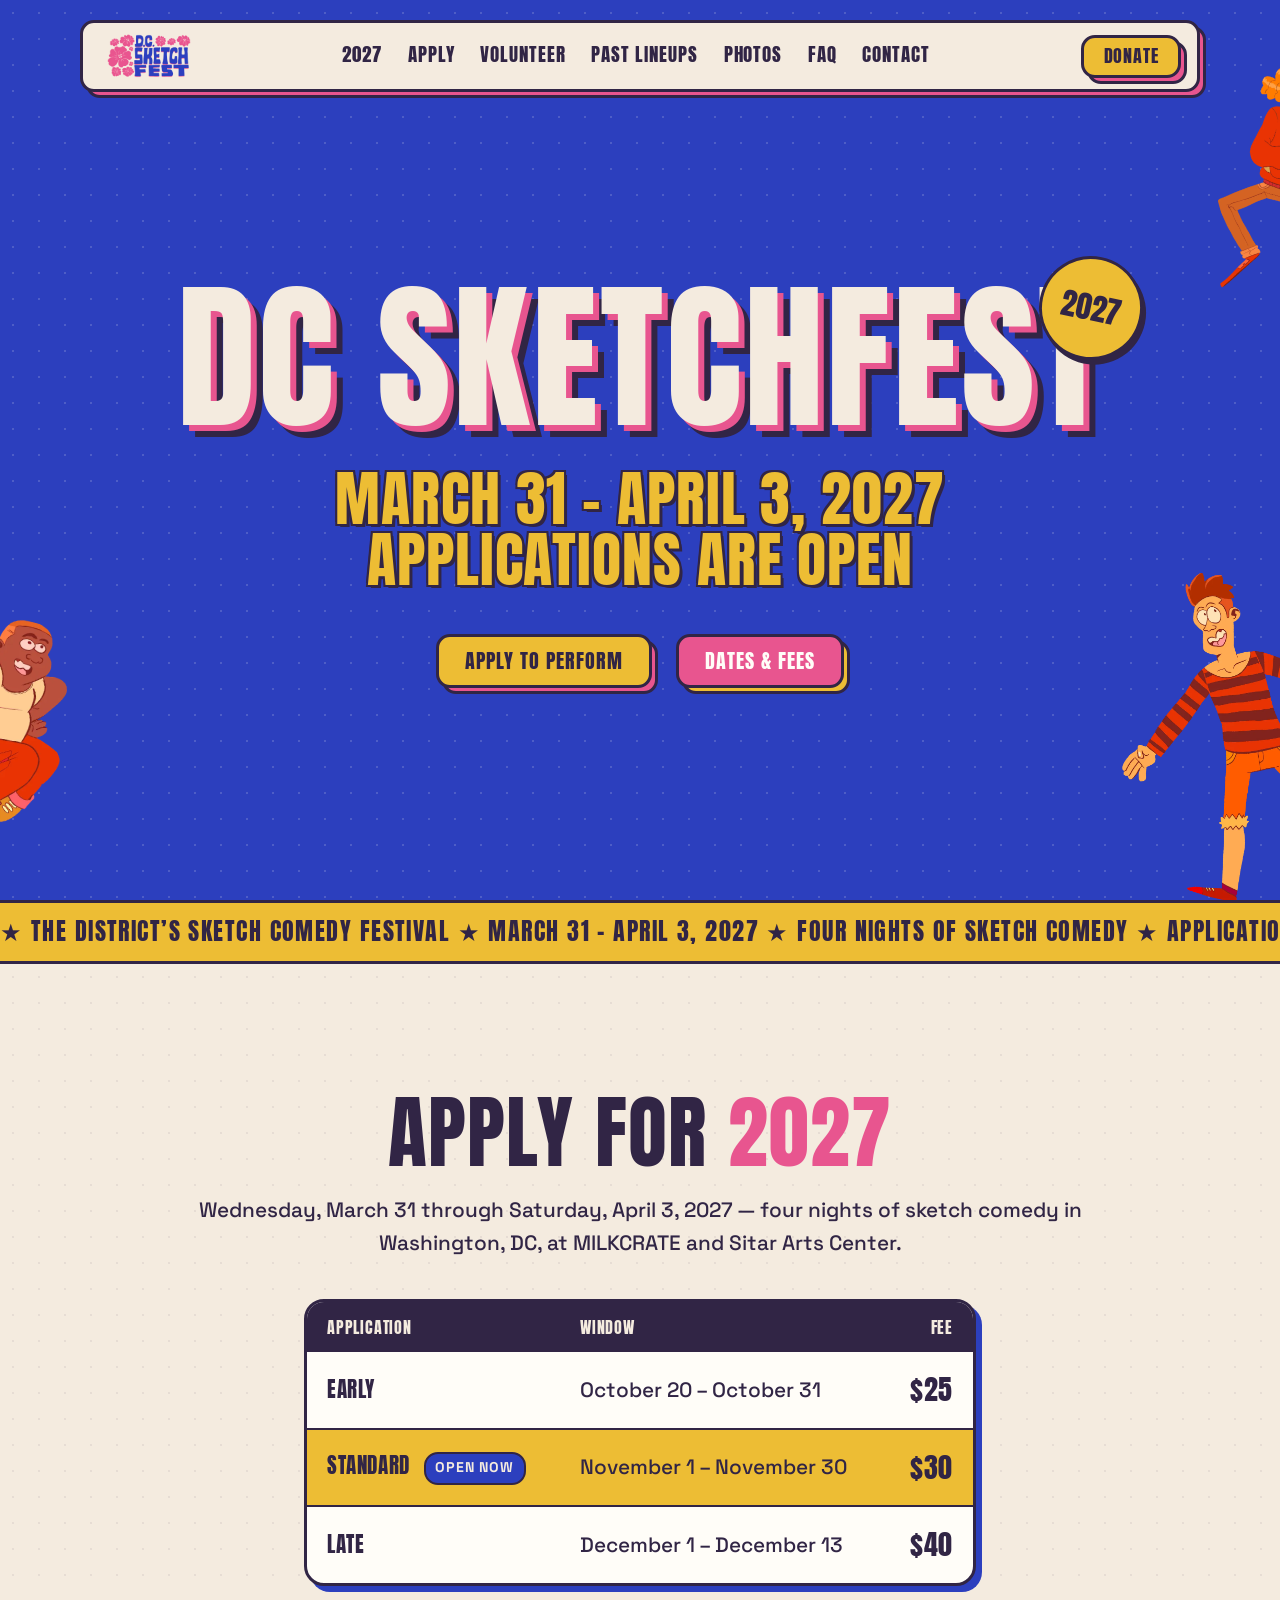
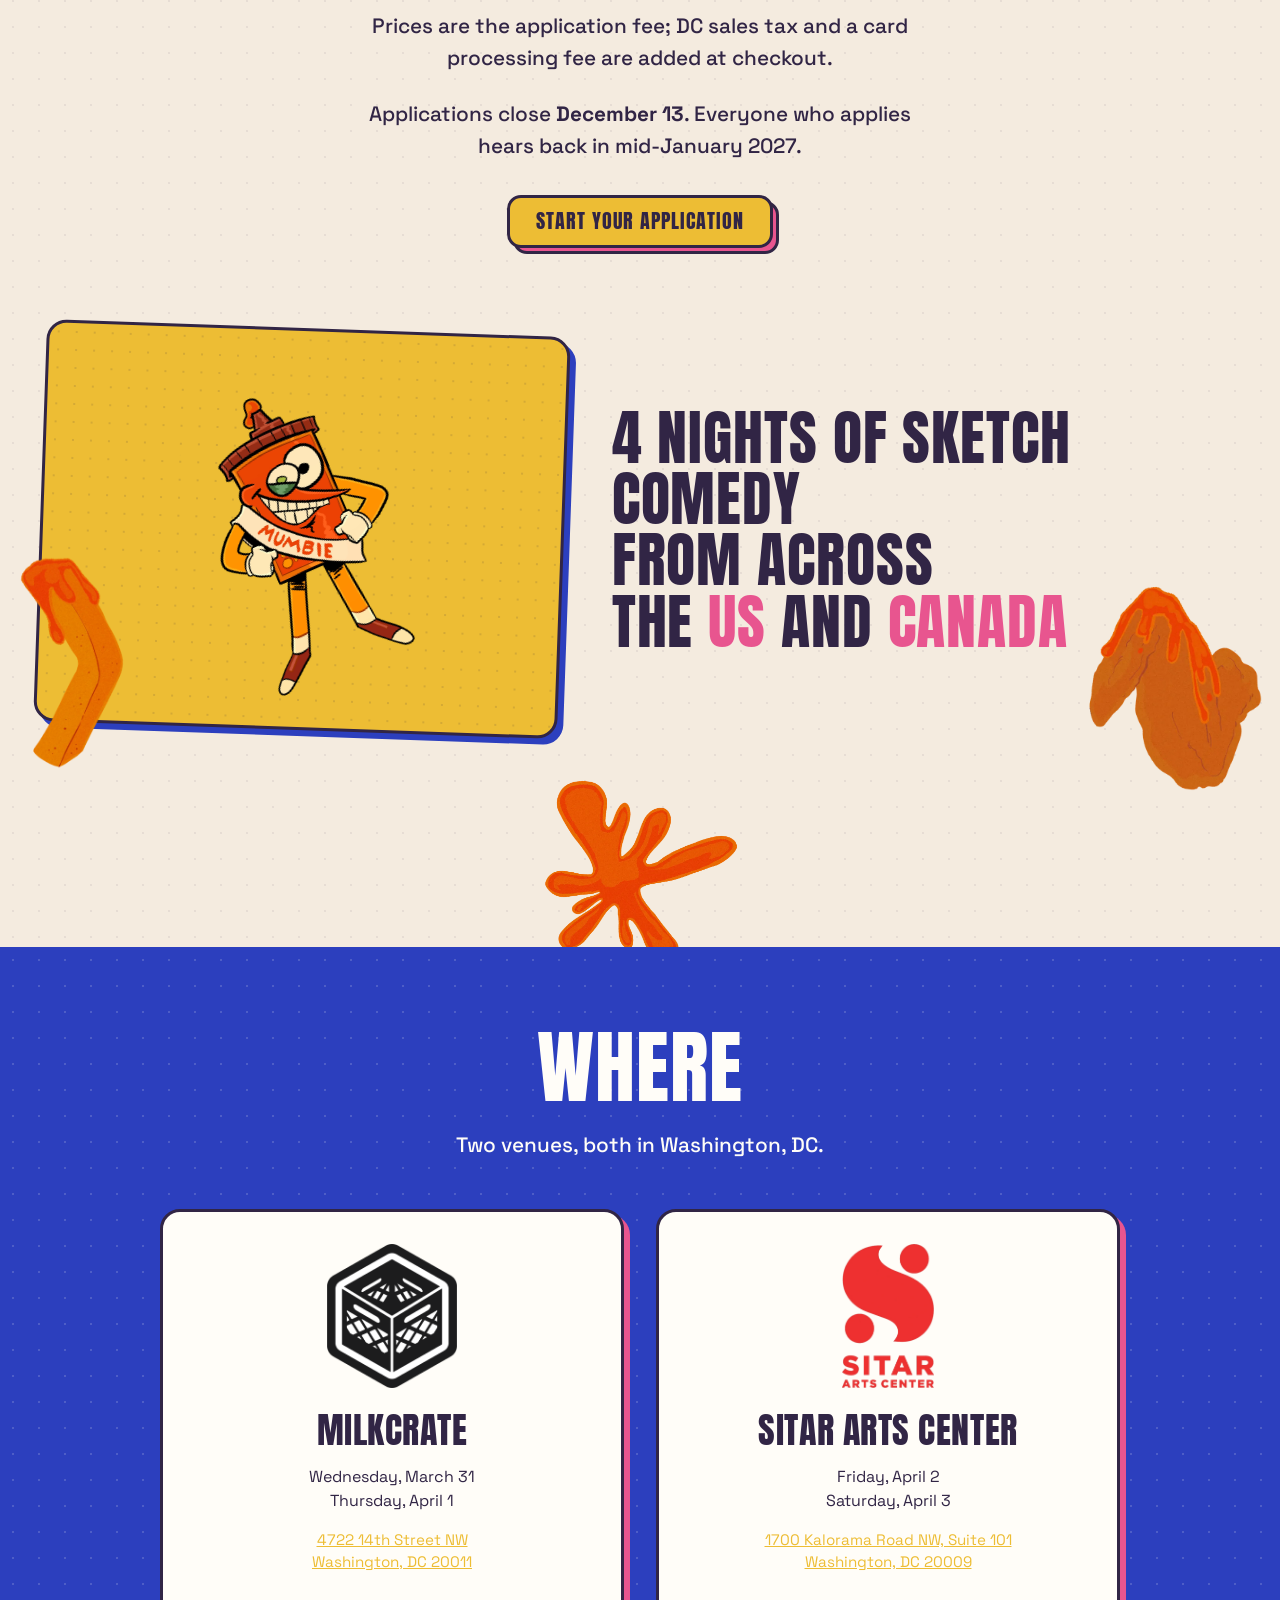
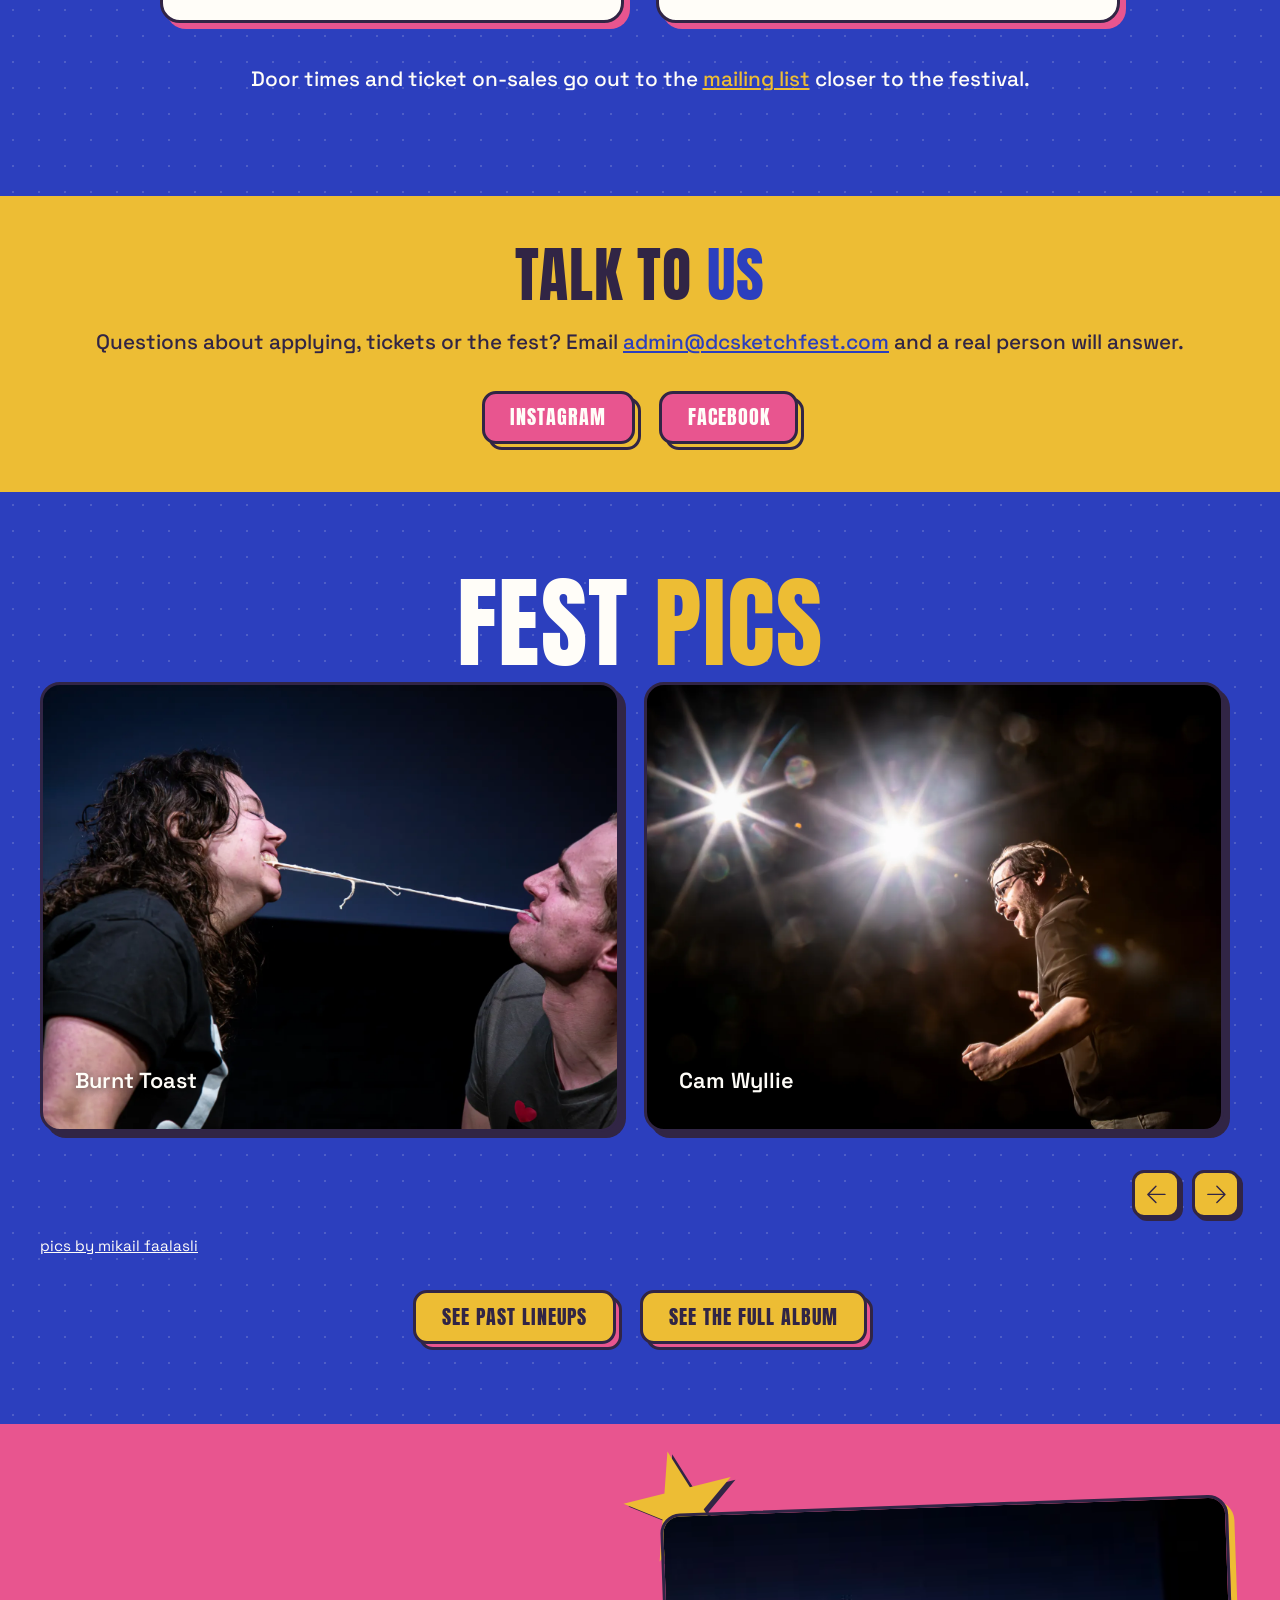
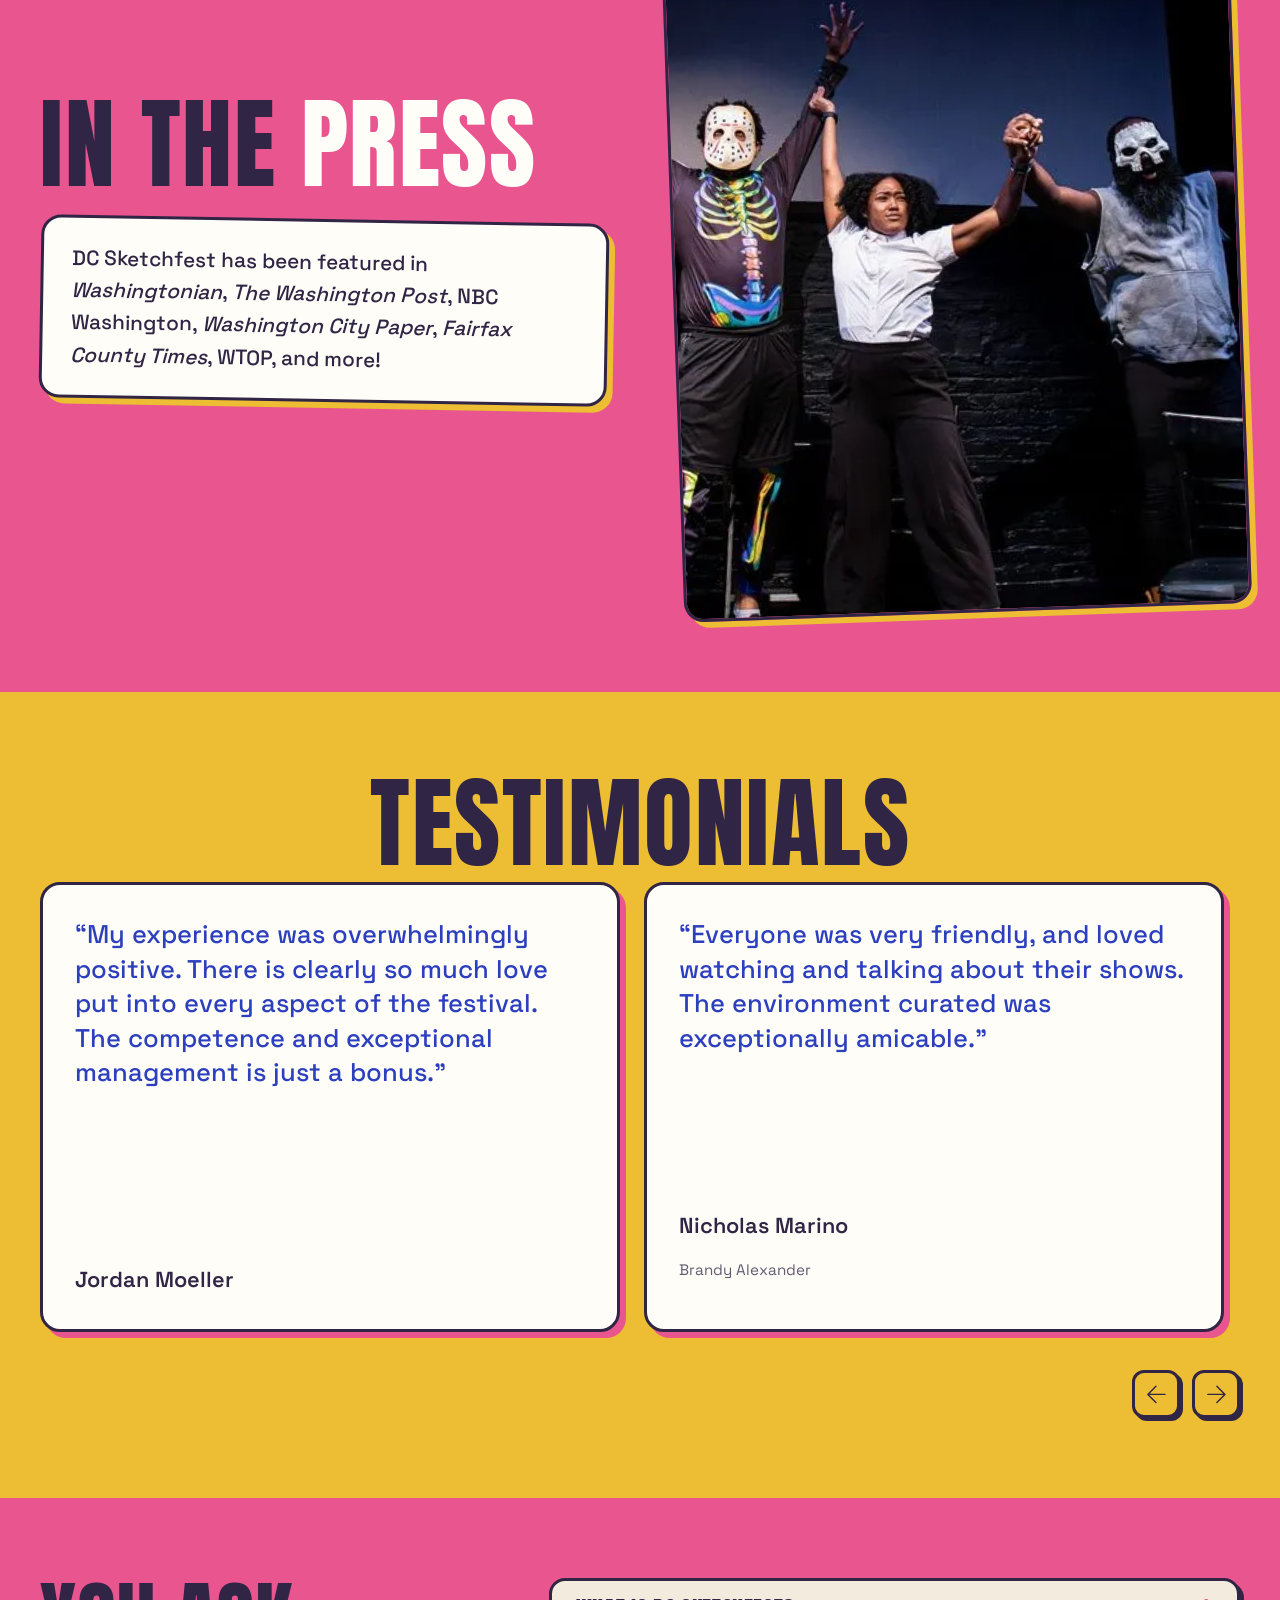
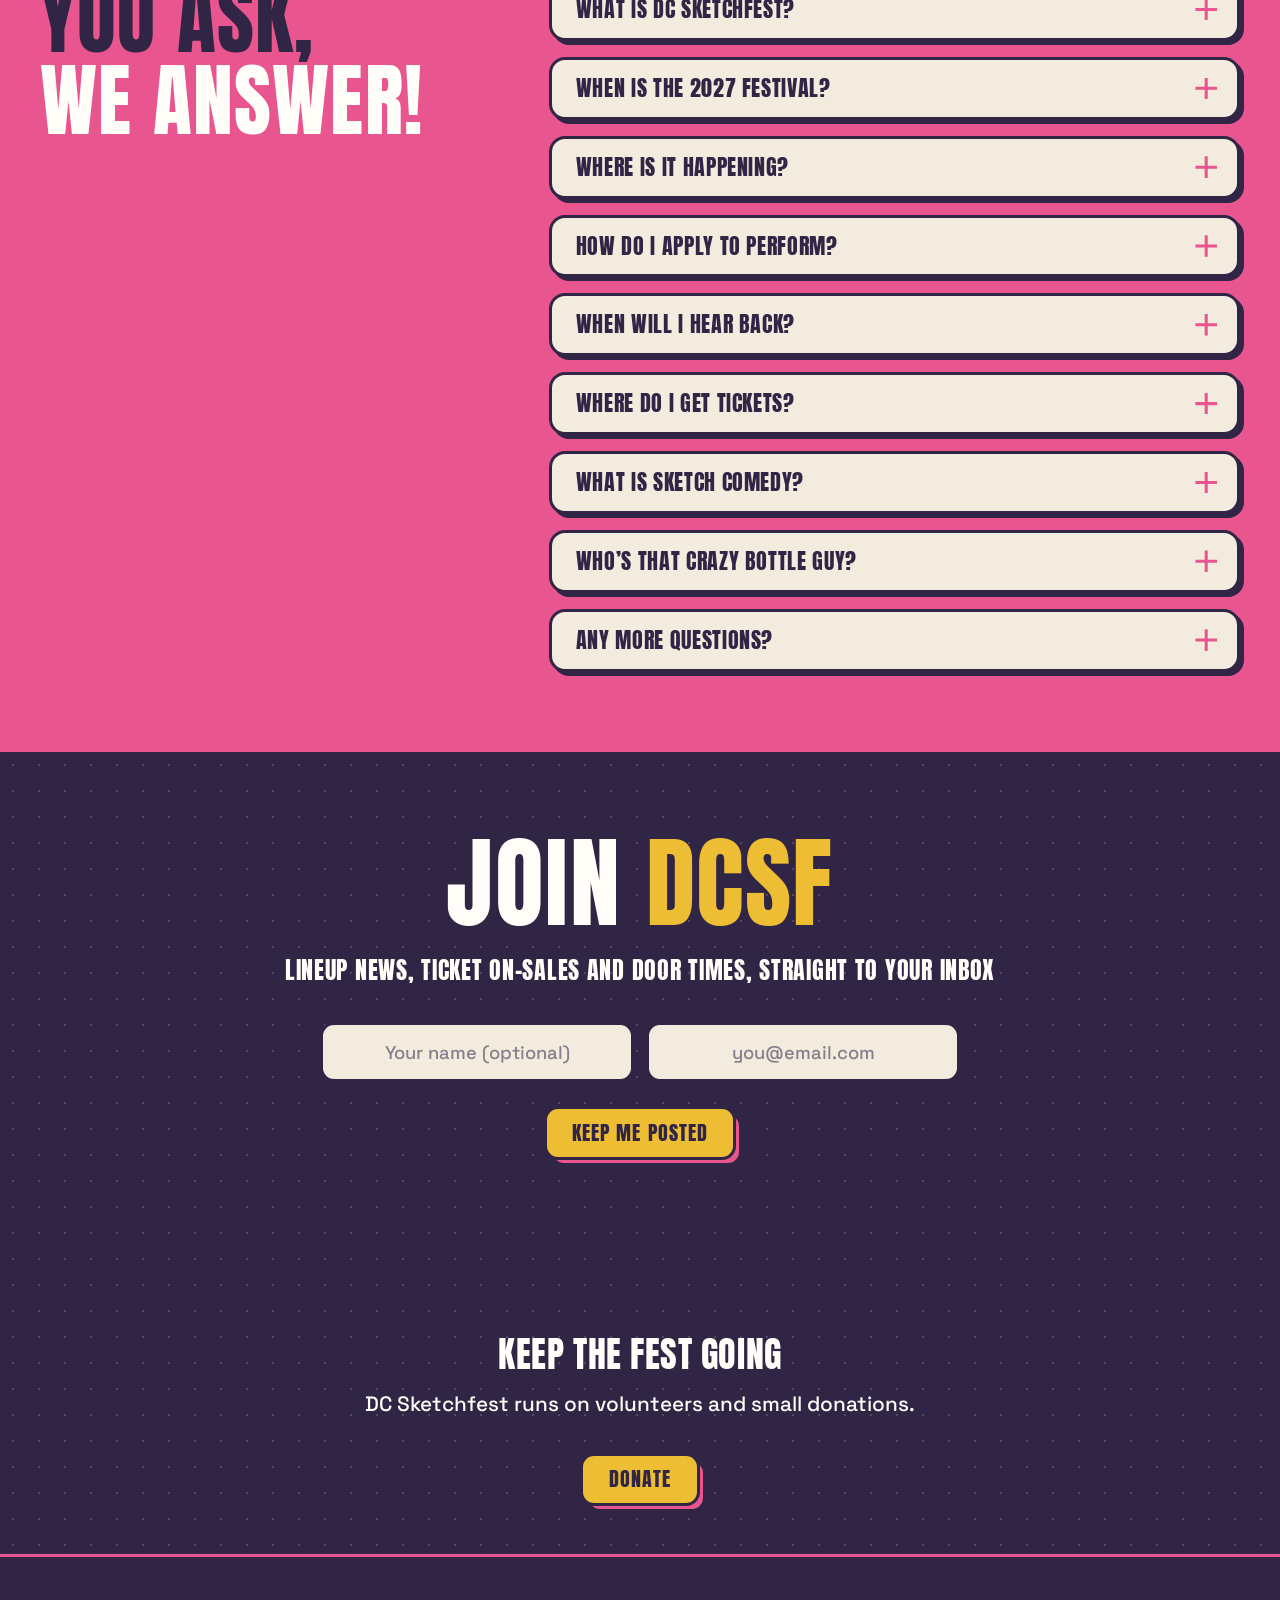
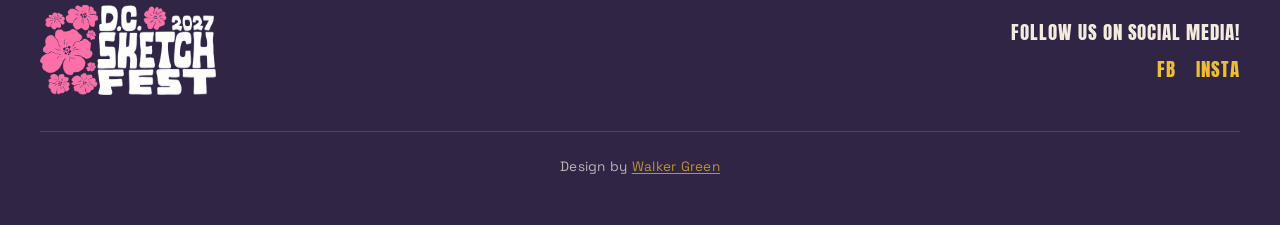
<file: index.html>
<!DOCTYPE html>
<html lang="en">
<head>
<meta charset="utf-8">
<meta name="viewport" content="width=device-width, initial-scale=1">

<!-- Google tag (gtag.js) -->
<script async src="https://www.googletagmanager.com/gtag/js?id=G-5WTXCDDHMK"></script>
<script>
  window.dataLayer = window.dataLayer || [];
  function gtag(){dataLayer.push(arguments);}
  gtag('js', new Date());

  gtag('config', 'G-5WTXCDDHMK');
</script>
<title>DC Sketchfest 2027 - Applications Open - March 31-April 3</title>
<meta name="description" content="DC Sketchfest returns March 31 - April 3, 2027: four nights of sketch comedy in Washington, DC. Performer applications are open now and close December 13.">

<meta property="og:type" content="website">
<meta property="og:url" content="https://dcsketchfest.com/">
<meta property="og:title" content="DC Sketchfest 2027 - Applications Open - March 31-April 3">
<meta property="og:description" content="Four nights of sketch comedy in Washington, DC, March 31 - April 3, 2027. Performer applications are open now and close December 13. Organized by the DC sketch comedy community and founded by Bad Medicine and Rails Comedy.">
<meta property="og:image" content="https://dcsketchfest.com/assets/img/brand/og-2027.png">
<meta name="twitter:card" content="summary_large_image">
<meta name="twitter:title" content="DC Sketchfest 2027 - Applications Open - March 31-April 3">

<link rel="canonical" href="https://dcsketchfest.com/">
<link rel="icon" href="/assets/img/brand/favicon.svg" type="image/svg+xml">
<link rel="icon" href="/assets/img/brand/favicon-32.png" sizes="32x32">
<link rel="apple-touch-icon" href="assets/img/brand/favicon-256.png">

<link rel="preconnect" href="https://fonts.googleapis.com">
<link rel="preconnect" href="https://fonts.gstatic.com" crossorigin>
<link href="https://fonts.googleapis.com/css2?family=Anton&family=Space+Grotesk:wght@400;500;600;700&display=swap" rel="stylesheet">
<link rel="stylesheet" href="assets/css/style.css">

<!-- Two venues, so "location" is an array. Names only: a guessed address is
     worse than none, and neither street address is confirmed here yet. Add
     "address" to each Place once they are. -->
<script type="application/ld+json">
{
  "@context": "https://schema.org",
  "@type": "Festival",
  "name": "DC Sketchfest 2027",
  "url": "https://dcsketchfest.com/",
  "startDate": "2027-03-31",
  "endDate": "2027-04-03",
  "description": "Four nights of sketch comedy in Washington, DC. DC's only sketch comedy festival brings dozens of troupes from across the US and Canada.",
  "image": "https://dcsketchfest.com/assets/img/brand/og-2027.png",
  "location": [
    { "@type": "Place", "name": "MILKCRATE", "address": { "@type": "PostalAddress", "streetAddress": "4722 14th Street NW", "addressLocality": "Washington", "addressRegion": "DC", "postalCode": "20011", "addressCountry": "US" } },
    { "@type": "Place", "name": "Sitar Arts Center", "address": { "@type": "PostalAddress", "streetAddress": "1700 Kalorama Road NW, Suite 101", "addressLocality": "Washington", "addressRegion": "DC", "postalCode": "20009", "addressCountry": "US" } }
  ]
}
</script>
</head>
<body>
<a class="skip-link" href="#about-section">Skip to main content</a>

<!-- ============================================================== nav === -->
<header class="navbar">
  <div class="nav-inner">
    <div class="nav-bar">
      <a href="/" class="brand" aria-label="DC Sketchfest home"><img class="brand-logo" src="/assets/img/brand/logo-2027.png" alt="DC Sketchfest 2027" width="1000" height="523"></a>

      <nav id="nav-links" class="nav-links" aria-label="Main">
        <a class="nav-link" href="#about-section">2027</a>
        <a class="nav-link" href="/apply/">Apply</a>
        <a class="nav-link" href="/volunteer/">Volunteer</a>
        <a class="nav-link" href="/performers-2026/">Past Lineups</a>
        <a class="nav-link" href="/photos/">Photos</a>
        <a class="nav-link" href="#faq-section">FAQ</a>
        <a class="nav-link" href="mailto:admin@dcsketchfest.com?subject=Question">Contact</a>
        <a class="nav-link nav-donate-mobile" href="https://givebutter.com/dcsketchfest2027">Donate</a>
      </nav>

      <!-- Donate holds the header button slot, the same as every other page.
           Apply is not duplicated here: it is already in the nav beside it,
           and the hero's own call to action sits a few hundred pixels below. -->
      <a class="btn nav-donate-desktop" href="https://givebutter.com/dcsketchfest2027"><span>Donate</span></a>

      <button class="nav-toggle" type="button" aria-expanded="false" aria-controls="nav-links" aria-label="Menu">
        <span></span><span></span><span></span>
      </button>
    </div>
  </div>
</header>

<main>
<!-- ============================================================= hero === -->
<section class="hero">
  <div class="hero-art" aria-hidden="true">
    <img class="art-tumbler" src="assets/img/characters/hero-1.avif" alt="" loading="eager">
    <img class="art-striped" src="assets/img/characters/hero-3.avif" alt="" loading="eager">
    <img class="art-side" src="assets/img/characters/hero-2.avif" alt="" loading="lazy">
  </div>

  <div class="hero-content pad">
    <div class="container">
      <div class="hero-title-wrap">
        <h1 class="h-hero">DC Sketchfest</h1>
        <span class="badge-27" aria-hidden="true">2027</span>
      </div>
      <h2 class="h-md hero-meta">March 31 &ndash; April 3, 2027<br>Applications are open</h2>
      <div class="btn-row">
        <a class="btn" href="/apply/"><span>Apply to perform</span></a>
        <a class="btn btn--purple" href="#about-section"><span>Dates &amp; fees</span></a>
      </div>
    </div>
  </div>
</section>


<!-- =========================================================== ticker === -->
<div class="ticker" aria-hidden="true">
  <div class="ticker-track">
    <span>★ The District’s sketch comedy festival ★ March 31 - April 3, 2027 ★ Four nights of sketch comedy ★ Applications open now ★ </span>
    <span>★ The District’s sketch comedy festival ★ March 31 - April 3, 2027 ★ Four nights of sketch comedy ★ Applications open now ★ </span>
    <span>★ The District’s sketch comedy festival ★ March 31 - April 3, 2027 ★ Four nights of sketch comedy ★ Applications open now ★ </span>
    <span>★ The District’s sketch comedy festival ★ March 31 - April 3, 2027 ★ Four nights of sketch comedy ★ Applications open now ★ </span>
    <span>★ The District’s sketch comedy festival ★ March 31 - April 3, 2027 ★ Four nights of sketch comedy ★ Applications open now ★ </span>
    <span>★ The District’s sketch comedy festival ★ March 31 - April 3, 2027 ★ Four nights of sketch comedy ★ Applications open now ★ </span>
  </div>
</div>

<!-- ============================================================= 2027 === -->
<section id="about-section" class="section section--cream">
  <div class="pad pad-lg">
    <div class="container--md container">
      <h2 class="h-lg text-center reveal">Apply for <span class="text-teal">2027</span></h2>

      <p class="body-copy text-center">Wednesday, March 31 through Saturday, April 3, 2027 &mdash; four nights of sketch comedy in Washington, DC, at MILKCRATE and Sitar Arts Center.</p>

      <!-- A table, not cards: the three windows differ only by date and price,
           so the comparison is the whole point.

           Every row carries an "Open now" flag and all but one are hidden.
           main.js un-hides whichever row the WORKER reports as open, because
           the Worker is what actually prices an application: /apply/fee answers
           with the live window, and the markup here is only the fallback for a
           visitor whose request to it never lands.

           The flag used to be hand-kept, with a note to move it on November 1
           and again on December 1, and it was late the first time -- the table
           went on offering $25 for two days after the $30 window opened, which
           is a quoted price nobody could be charged. Set the un-hidden row to
           whatever is open when you commit and it still corrects itself for
           everyone whose browser can reach the Worker.

           The inline display:none on the hidden flags is not redundant with the
           stylesheet rule, and it is why this markup is safe to deploy. HTML and
           assets both carry max-age=600 here, so for up to ten minutes after a
           push a returning visitor can hold a cached style.css and main.js while
           already being served this page. Without the inline style that visitor
           sees all three rows claiming "Open now" -- worse than the stale flag
           this replaced. The rule in style.css stays as the general fix for
           [hidden] on this class; the inline style is what makes a row correct
           with no new CSS and no JS at all.

           The prices stay hand-written. /apply/fee reports only the window that
           is open now, so the other two cannot be read from it, and copying the
           gross-up into this page would make it a second source of truth for a
           number Stripe charges. -->
      <div class="fee-table-wrap">
        <table class="fee-table body-copy" data-fee-table>
          <caption class="visually-hidden">DC Sketchfest 2027 application windows and fees</caption>
          <thead>
            <tr>
              <th scope="col">Application</th>
              <th scope="col">Window</th>
              <th scope="col">Fee</th>
            </tr>
          </thead>
          <tbody>
            <tr class="fee-row" data-fee-tier="early">
              <th scope="row">Early <span class="fee-flag" hidden style="display:none">Open now</span></th>
              <td>October 20 &ndash; October 31</td>
              <td class="fee-price">$25</td>
            </tr>
            <tr class="fee-row is-open" data-fee-tier="regular">
              <th scope="row">Standard <span class="fee-flag">Open now</span></th>
              <td>November 1 &ndash; November 30</td>
              <td class="fee-price">$30</td>
            </tr>
            <tr class="fee-row" data-fee-tier="late">
              <th scope="row">Late <span class="fee-flag" hidden style="display:none">Open now</span></th>
              <td>December 1 &ndash; December 13</td>
              <td class="fee-price">$40</td>
            </tr>
          </tbody>
        </table>
      </div>

      <!-- One line, directly under the numbers it qualifies: the prices in the
           table are the application fee on its own, and someone who reads "$25"
           and meets $27.61 at the card step has been quoted the wrong number. -->
      <p class="body-copy fee-note text-center">Prices are the application fee; DC sales tax and a card processing fee are added at checkout.</p>

      <p class="body-copy fee-note text-center">Applications close <strong>December 13</strong>. Everyone who applies hears back in mid-January 2027.</p>

      <div class="btn-row" style="margin-top:2rem">
        <a class="btn" href="/apply/"><span>Start your application</span></a>
      </div>
    </div>

    <!-- TICKETS: when 2027 shows are live in Crowdwork, uncomment this and
         drop it in below the fee table. Update data-start-date to the new year.
    <h2 class="h-md tickets-heading">Click a show below<br>to buy tickets</h2>
    <div class="crowdwork-embed">
      <script id="fw_script" src="https://crowdwork.com/embed.js?v=6" data-theatre="dcsketchfest" data-type="shows" data-view="calendar" data-start-date="2027-03-01"></script>
    </div>
    -->

    <div class="container" style="margin-top:5rem">
      <div class="lineup-call">
        <div class="reveal shaped-frame-wrap">
          <img class="food-strawberry" src="assets/img/characters/food-01.avif" alt="" loading="lazy" aria-hidden="true">
          <div class="shaped-frame">
            <img src="assets/img/characters/mumbie-sash.avif" alt="Mumbie the Mumbo Sauce wearing a festival sash" loading="lazy"
                 data-spin="34" data-spin-base="-26">
          </div>
        </div>
        <div class="reveal">
          <h2 class="h-md">4 nights of sketch comedy<br>from across<br>the <span class="text-teal">US</span> and <span class="text-teal">Canada</span></h2>
        </div>
        <img class="food-blueberries" src="assets/img/characters/food-03.avif" alt="" loading="lazy" aria-hidden="true">
      </div>
    </div>
  </div>

  <div class="pad">
    <img class="food-blob" src="assets/img/characters/food-06.avif" alt="" loading="lazy" aria-hidden="true">
  </div>
</section>

<!-- =========================================================== venues === -->
<!-- Each address appears twice: once in the card, where a person reads it,
     and once as a PostalAddress on the matching Place in the JSON-LD above,
     which is what makes the venue resolve in search and maps rather than
     being a bare name. Change one and change the other.

     Both logos sit on their own paper card rather than straight on the blue:
     Sitar's mark is red and MILKCRATE's is black, and neither is legible on a
     saturated background. The card also gives two marks of very different
     proportions (one tall, one square) a shared frame, which is what stops the
     pair looking lopsided. -->
<section id="venue-section" class="section section--teal">
  <div class="pad pad-md">
    <div class="container container--md">
      <h2 class="h-lg text-center text-white reveal">Where</h2>
      <p class="body-copy text-center text-white">Two venues, both in Washington, DC.</p>

      <ul class="venue-grid">
        <li class="venue-card reveal">
          <div class="venue-logo-wrap">
            <img class="venue-logo" src="/assets/img/venues/milkcrate.png"
                 alt="MILKCRATE" width="545" height="600" loading="lazy">
          </div>
          <h3 class="h-sm">MILKCRATE</h3>
          <p class="venue-nights">Wednesday, March&nbsp;31<br>Thursday, April&nbsp;1</p>
          <p class="venue-address"><a class="link" target="_blank" rel="noopener"
               href="https://www.google.com/maps/search/?api=1&amp;query=MILKCRATE+4722+14th+Street+NW+Washington+DC+20011">4722
            14th Street NW<br>Washington, DC 20011</a></p>
        </li>
        <li class="venue-card reveal">
          <div class="venue-logo-wrap">
            <img class="venue-logo" src="/assets/img/venues/sitar-arts-center.png"
                 alt="Sitar Arts Center" width="387" height="600" loading="lazy">
          </div>
          <h3 class="h-sm">Sitar Arts Center</h3>
          <p class="venue-nights">Friday, April&nbsp;2<br>Saturday, April&nbsp;3</p>
          <p class="venue-address"><a class="link" target="_blank" rel="noopener"
               href="https://www.google.com/maps/search/?api=1&amp;query=Sitar+Arts+Center+1700+Kalorama+Road+NW+Washington+DC+20009">1700
            Kalorama Road NW, Suite&nbsp;101<br>Washington, DC 20009</a></p>
        </li>
      </ul>

      <p class="body-copy text-center text-white venue-note">Door times and ticket on-sales go out to the
        <a class="link" href="#newsletter-section">mailing list</a> closer to the festival.</p>
    </div>
  </div>
</section>

<!-- ========================================================== contact === -->
<section id="contact-section" class="section section--yellow">
  <div class="pad pad-sm">
    <div class="container text-center reveal">
      <h2 class="h-md">Talk to <span class="text-purple">us</span></h2>
      <p class="body-copy">Questions about applying, tickets or the fest? Email <a class="link" href="mailto:admin@dcsketchfest.com?subject=Question">admin@dcsketchfest.com</a> and a real person will answer.</p>

      <div class="btn-row" style="margin-top:2rem">
        <a class="btn btn--purple" href="https://instagram.com/dcsketchfest" target="_blank" rel="noopener"><span>Instagram</span></a>
        <a class="btn btn--purple" href="https://facebook.com/dcsketchfest" target="_blank" rel="noopener"><span>Facebook</span></a>
      </div>
    </div>
  </div>
</section>

<!-- ======================================================== fest pics === -->
<section id="press-section" class="section section--teal">
  <div class="pad pad-md">
    <div class="container">
      <h2 class="h-xl text-center text-white reveal">Fest <span class="text-yellow">Pics</span></h2>

      <div class="slider" data-slider>
        <div class="slider-track">
<!-- GALLERY:start -->
          <figure class="slide-card" style="background-image:url('/assets/img/gallery/2026/2026-burnt-toast.webp')">
            <figcaption class="slide-card__name">Burnt Toast</figcaption>
          </figure>
          <figure class="slide-card" style="background-image:url('/assets/img/gallery/2026/2026-cam-wyllie.webp')">
            <figcaption class="slide-card__name">Cam Wyllie</figcaption>
          </figure>
          <figure class="slide-card" style="background-image:url('/assets/img/gallery/2026/2026-mist.webp')">
            <figcaption class="slide-card__name">MIST</figcaption>
          </figure>
          <figure class="slide-card" style="background-image:url('/assets/img/gallery/2026/2026-sewer-boy-llc.webp')">
            <figcaption class="slide-card__name">Sewer Boy LLC</figcaption>
          </figure>
          <figure class="slide-card" style="background-image:url('/assets/img/gallery/2026/2026-dc-raclette-club.webp')">
            <figcaption class="slide-card__name">DC Raclette Club</figcaption>
          </figure>
          <figure class="slide-card" style="background-image:url('/assets/img/gallery/2026/2026-the-incident.webp')">
            <figcaption class="slide-card__name">The Incident</figcaption>
          </figure>
          <figure class="slide-card" style="background-image:url('/assets/img/gallery/2026/2026-fanfiction-theater.webp')">
            <figcaption class="slide-card__name">Fanfiction Theater</figcaption>
          </figure>
          <figure class="slide-card" style="background-image:url('/assets/img/gallery/2026/2026-chaps.webp')">
            <figcaption class="slide-card__name">Chaps</figcaption>
          </figure>
          <figure class="slide-card" style="background-image:url('/assets/img/gallery/2026/2026-drop-the-root-beer-and-run.webp')">
            <figcaption class="slide-card__name">Drop the Root Beer and Run</figcaption>
          </figure>
          <figure class="slide-card" style="background-image:url('/assets/img/gallery/2026/2026-etch-asketch.webp')">
            <figcaption class="slide-card__name">Etch A Sketch</figcaption>
          </figure>
        <!-- GALLERY:end -->
        </div>

        <div class="slider-controls">
          <button class="slider-btn" type="button" data-slider-prev aria-label="Previous photo">
            <svg viewBox="0 0 24 24" aria-hidden="true"><path fill="none" stroke="currentColor" stroke-linecap="round" stroke-linejoin="round" stroke-width="1.5" d="M21 12H3m0 0l8.5-8.5M3 12l8.5 8.5"/></svg>
          </button>
          <button class="slider-btn" type="button" data-slider-next aria-label="Next photo">
            <svg viewBox="0 0 24 24" aria-hidden="true"><path fill="none" stroke="currentColor" stroke-linecap="round" stroke-linejoin="round" stroke-width="1.5" d="M3 12h18m0 0l-8.5-8.5M21 12l-8.5 8.5"/></svg>
          </button>
        </div>
      </div>

      <p class="slider-credit">
        <a href="https://instagram.com/mfaalasli" target="_blank" rel="noopener">pics by mikail faalasli</a>
      </p>

      <div class="btn-row" style="margin-top:2rem">
        <a class="btn btn--yellow" href="/performers-2026/"><span>See past lineups</span></a>
        <a class="btn btn--yellow" href="/photos/"><span>See the full album</span></a>
      </div>
    </div>
  </div>
</section>

<!-- ============================================================ press === -->
<section id="performer-section" class="section section--red">
  <div class="pad pad-md">
    <div class="container">
      <div class="press-grid">
        <div class="press-copy reveal">
          <h2 class="h-xl">In the <span class="text-white">Press</span></h2>
          <p class="body-copy">DC Sketchfest has been featured in <em>Washingtonian</em>, <em>The Washington Post</em>, NBC Washington, <em>Washington City Paper</em>, <em>Fairfax County Times</em>, WTOP, and more!</p>
        </div>
        <div class="reveal">
          <div class="press-photo-wrap">
            <img class="press-shape" src="assets/img/shapes/yellow-shape.svg" alt="" aria-hidden="true">
            <div class="press-photo">
              <img src="assets/img/press/etch-a-sketch.avif" alt="Performers on stage at DC Sketchfest 2025" loading="lazy">
            </div>
          </div>
        </div>
      </div>
    </div>
  </div>
</section>

<!-- ===================================================== testimonials === -->
<section id="testimonial-section" class="section section--yellow">
  <div class="pad pad-md">
    <div class="container">
      <h2 class="h-xl text-center reveal" style="color:var(--dark)">Testimonials</h2>

      <div class="slider" data-slider>
        <div class="slider-track">
          <figure class="slide-card slide-card--quote">
            <blockquote class="slide-card__quote">&ldquo;My experience was overwhelmingly positive. There is clearly so much love put into every aspect of the festival. The competence and exceptional management is just a bonus.&rdquo;</blockquote>
            <figcaption>
              <p class="slide-card__name">Jordan Moeller</p>
            </figcaption>
          </figure>

          <figure class="slide-card slide-card--quote">
            <blockquote class="slide-card__quote">&ldquo;Everyone was very friendly, and loved watching and talking about their shows. The environment curated was exceptionally amicable.&rdquo;</blockquote>
            <figcaption>
              <p class="slide-card__name">Nicholas Marino</p>
              <p class="slide-card__team">Brandy Alexander</p>
            </figcaption>
          </figure>

          <figure class="slide-card slide-card--quote">
            <blockquote class="slide-card__quote">&ldquo;You all rock! It was so well organized, easy to navigate, and well communicated&hellip;We definitely want to be invited back!&rdquo;</blockquote>
            <figcaption>
              <p class="slide-card__name">Jackie Skinner &amp; Allison Villase&ntilde;or</p>
              <p class="slide-card__team">Jackie &amp; Allison Into the Multiverse</p>
            </figcaption>
          </figure>

          <figure class="slide-card slide-card--quote">
            <blockquote class="slide-card__quote">&ldquo;So nice! Everyone went above and beyond to take care of the performers. Having a festival mascot was so fun!&rdquo;</blockquote>
            <figcaption>
              <p class="slide-card__name">Ghost Girl</p>
            </figcaption>
          </figure>

          <figure class="slide-card slide-card--quote">
            <blockquote class="slide-card__quote">&ldquo;This was the best tech we have ever had even going to 10 other cities.&rdquo;</blockquote>
            <figcaption>
              <p class="slide-card__name">Anonymous</p>
            </figcaption>
          </figure>
        </div>

        <div class="slider-controls">
          <button class="slider-btn" type="button" data-slider-prev aria-label="Previous testimonial">
            <svg viewBox="0 0 24 24" aria-hidden="true"><path fill="none" stroke="currentColor" stroke-linecap="round" stroke-linejoin="round" stroke-width="1.5" d="M21 12H3m0 0l8.5-8.5M3 12l8.5 8.5"/></svg>
          </button>
          <button class="slider-btn" type="button" data-slider-next aria-label="Next testimonial">
            <svg viewBox="0 0 24 24" aria-hidden="true"><path fill="none" stroke="currentColor" stroke-linecap="round" stroke-linejoin="round" stroke-width="1.5" d="M3 12h18m0 0l-8.5-8.5M21 12l-8.5 8.5"/></svg>
          </button>
        </div>
      </div>
    </div>
  </div>
</section>

<!-- ============================================================== faq === -->
<section id="faq-section" class="section section--red">
  <div class="pad pad-md">
    <div class="container">
      <div class="faq-layout">
        <h2 class="h-lg">You ask,<br><span class="text-white">we answer!</span></h2>

        <div class="faq-list">
          <details class="faq-item">
            <summary>What is DC Sketchfest?</summary>
            <div class="faq-answer">DC Sketchfest is DC's only sketch comedy festival and features dozens of comedy troupes from the US and Canada for four nights each spring. DC Sketchfest is organized by the DC sketch comedy community and founded by <a href="https://badmedicinecomedy.com/" target="_blank" rel="noopener">Bad Medicine</a> and <a href="https://www.rails-comedy.com/" target="_blank" rel="noopener">Rails Comedy</a>.</div>
          </details>

          <details class="faq-item">
            <summary>When is the 2027 festival?</summary>
            <div class="faq-answer">Wednesday, March 31 through Saturday, April 3, 2027 &mdash; four nights of sketch comedy.</div>
          </details>

          <details class="faq-item">
            <summary>Where is it happening?</summary>
            <div class="faq-answer">Two venues, both in Washington, DC. <strong>MILKCRATE</strong> hosts Wednesday, March 31 and Thursday, April 1. <strong>Sitar Arts Center</strong> hosts Friday, April 2 and Saturday, April 3. Addresses are in <a href="#venue-section">Where</a>; <a href="#newsletter-section">join the mailing list</a> for door times and ticket on-sales.</div>
          </details>

          <details class="faq-item">
            <summary>How do I apply to perform?</summary>
            <div class="faq-answer">Applications are open now &mdash; fill out the <a href="/apply/">application form</a> and pay the fee for the window you're applying in: $25 through October 31, $30 from November 1 to November 30, and $40 from December 1 to December 13. DC sales tax and a card processing fee are added on top, and you'll see the full total before you enter a card. Applications close December 13, and an application isn't complete until the fee is paid.</div>
          </details>

          <details class="faq-item">
            <summary>When will I hear back?</summary>
            <div class="faq-answer">Every applicant is notified of their status in mid-January 2027, whether or not they're placed in the festival.</div>
          </details>

          <details class="faq-item">
            <summary>Where do I get tickets?</summary>
            <div class="faq-answer">Tickets aren't on sale yet. Once the lineup is set, tickets for every show go on sale right here. <a href="#newsletter-section">Join the mailing list</a> and we'll email you the moment they're up.</div>
          </details>

          <details class="faq-item">
            <summary>What is sketch comedy?</summary>
            <div class="faq-answer">A sketch is a short, fully scripted comedy scene. Sketch comedy is the same thing you see on Saturday Night Live!</div>
          </details>

          <details class="faq-item">
            <summary>Who&rsquo;s that crazy bottle guy?</summary>
            <div class="faq-answer">Oh, that&rsquo;s Mumbie. The official DC Sketchfest mascot.</div>
          </details>

          <details class="faq-item">
            <summary>Any more questions?</summary>
            <div class="faq-answer">Email us at <a href="mailto:admin@dcsketchfest.com">admin@dcsketchfest.com</a>.</div>
          </details>
        </div>
      </div>
    </div>
  </div>
</section>

<!-- ======================================================= newsletter === -->
<section id="newsletter-section" class="section section--teal">
  <div class="pad pad-md">
    <div class="container--md container text-center reveal">
      <h2 class="h-xl text-white">Join <span class="text-yellow">DCSF</span></h2>
      <h3 class="h-xs text-white" style="margin-top:1.5rem">Lineup news, ticket on-sales and door times, straight to your inbox</h3>

      <!-- Signup posts to a Google Apps Script web app that appends a row to a
           Sheet. Paste the deployment URL into data-endpoint — see README
           ("Mailing list"). While it is empty the form degrades to a mailto. -->
      <form class="signup" id="signup-form" data-endpoint="https://script.google.com/macros/s/AKfycbx-EBgIbsost1qBOls_K99X8rDkNXNdYC-I5fNlHbG4c2XCtrfq5Ked6e7qdM3xIBVM/exec" novalidate>
        <div class="signup-row">
          <label class="visually-hidden" for="signup-name">Your name</label>
          <input class="signup-input" id="signup-name" name="name" type="text"
                 placeholder="Your name (optional)" autocomplete="name" maxlength="120">

          <label class="visually-hidden" for="signup-email">Your email</label>
          <input class="signup-input" id="signup-email" name="email" type="email"
                 placeholder="you@email.com" autocomplete="email" maxlength="200" required>
        </div>

        <!-- Bots fill hidden fields; humans never see this one. -->
        <div class="signup-trap" aria-hidden="true">
          <label for="signup-company">Company</label>
          <input id="signup-company" name="company" type="text" tabindex="-1" autocomplete="off">
        </div>

        <button class="btn btn--yellow signup-submit" type="submit"><span>Keep me posted</span></button>

        <p class="signup-status" role="status" aria-live="polite"></p>

        <noscript>
          <p class="signup-note">Email
            <a href="mailto:admin@dcsketchfest.com?subject=Add%20me%20to%20the%20DCSF%20list">admin@dcsketchfest.com</a>
            to join the list.</p>
        </noscript>
      </form>
    </div>
  </div>

  <div class="pad pad-sm">
    <div class="container text-center">
      <h2 class="h-sm text-white">Keep the fest going</h2>
      <p class="body-copy text-white" style="margin-top:1rem">DC Sketchfest runs on volunteers and small donations.</p>
      <div class="btn-row" style="margin-top:2rem">
        <a class="btn btn--yellow" href="https://givebutter.com/dcsketchfest2027"><span>Donate</span></a>
      </div>
    </div>
  </div>
</section>
</main>

<!-- =========================================================== footer === -->
<footer class="footer">
  <div class="pad pad-sm">
    <div class="container footer-wrapper">
      <a class="footer-logo" href="/" title="Homepage">
        <img class="brand-logo brand-logo--light" src="/assets/img/brand/logo-2027-light.png" alt="DC Sketchfest 2027" width="1000" height="511">
      </a>
      <div class="footer-social">
        <div class="join-us">Follow us on social media!</div>
        <div class="social-links">
          <a href="https://facebook.com/dcsketchfest" target="_blank" rel="noopener">fb</a>
          <a href="https://instagram.com/dcsketchfest" target="_blank" rel="noopener">insta</a>
        </div>
      </div>
    </div>
      <p class="footer-credit">Design by <a href="https://instagram.com/guywalks" target="_blank" rel="noopener">Walker Green</a></p>

  </div>
</footer>

<script src="assets/js/main.js" defer></script>
</body>
</html>
</file>
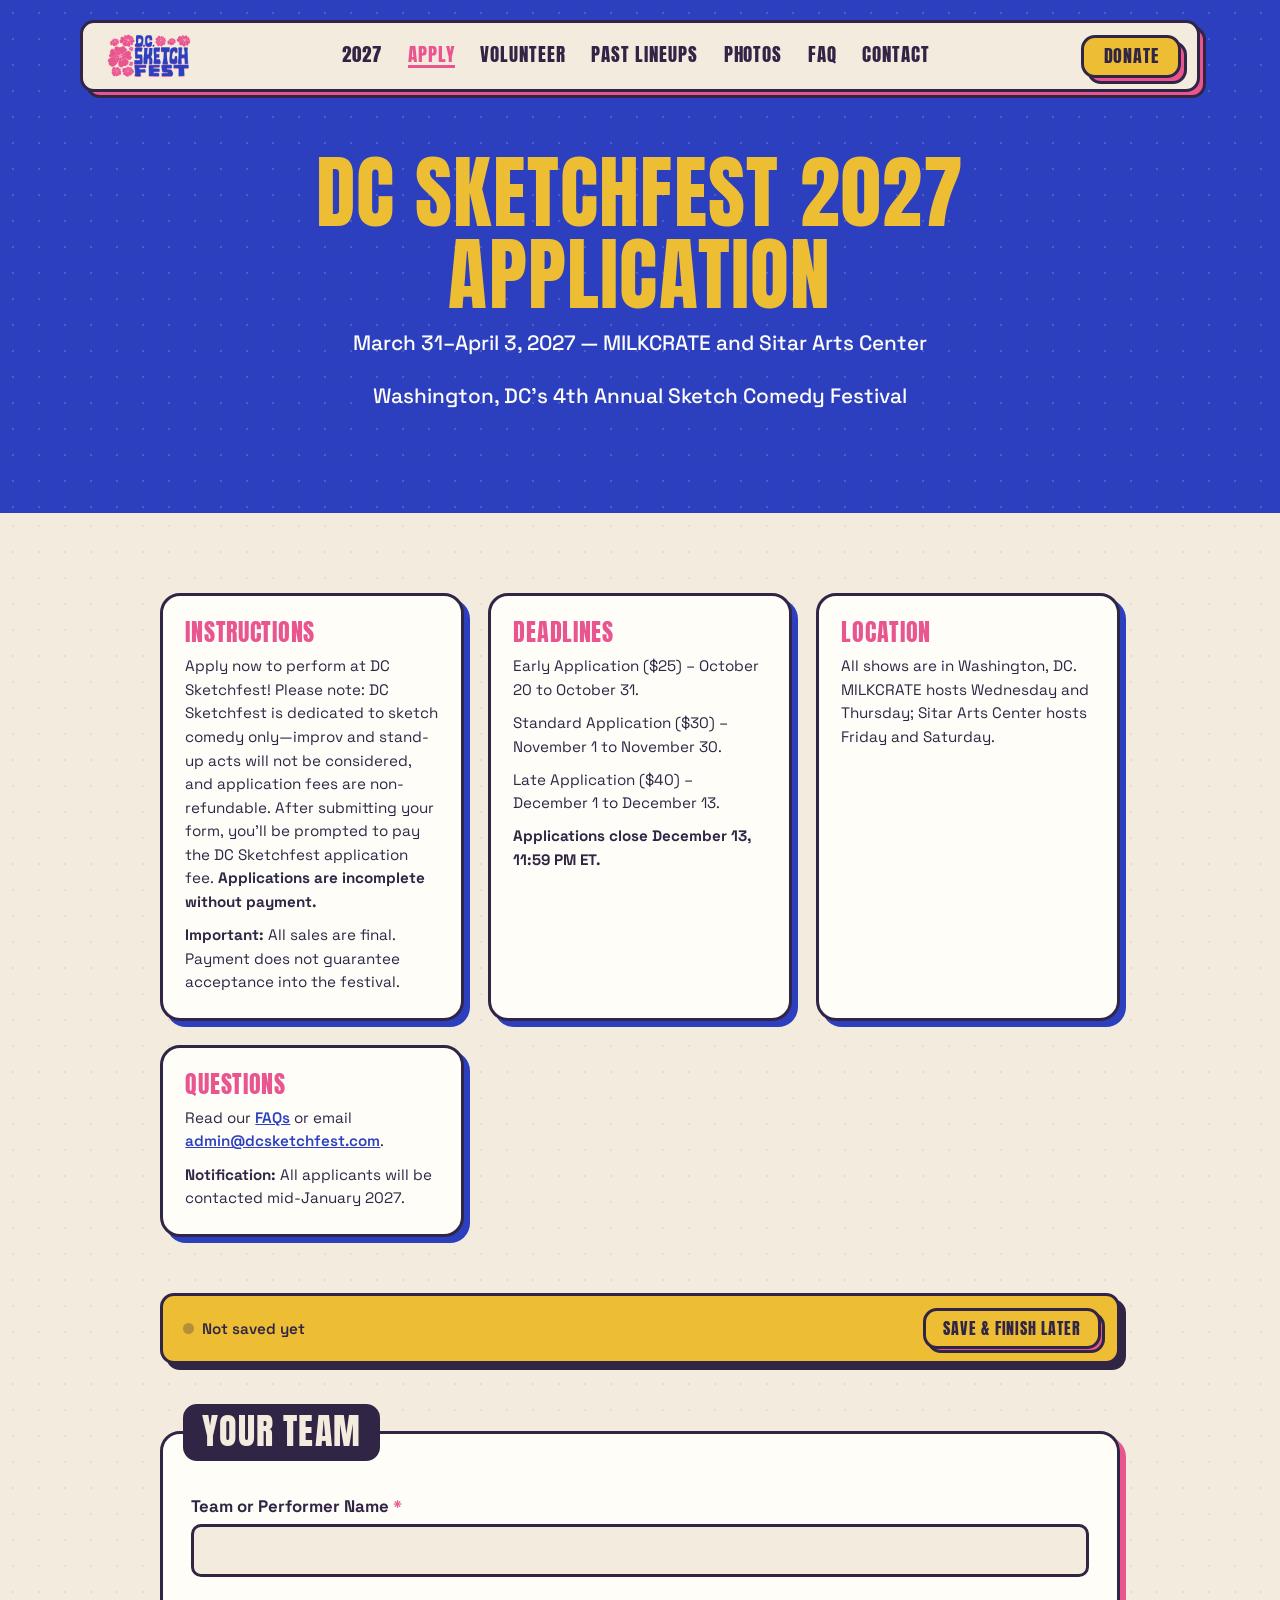
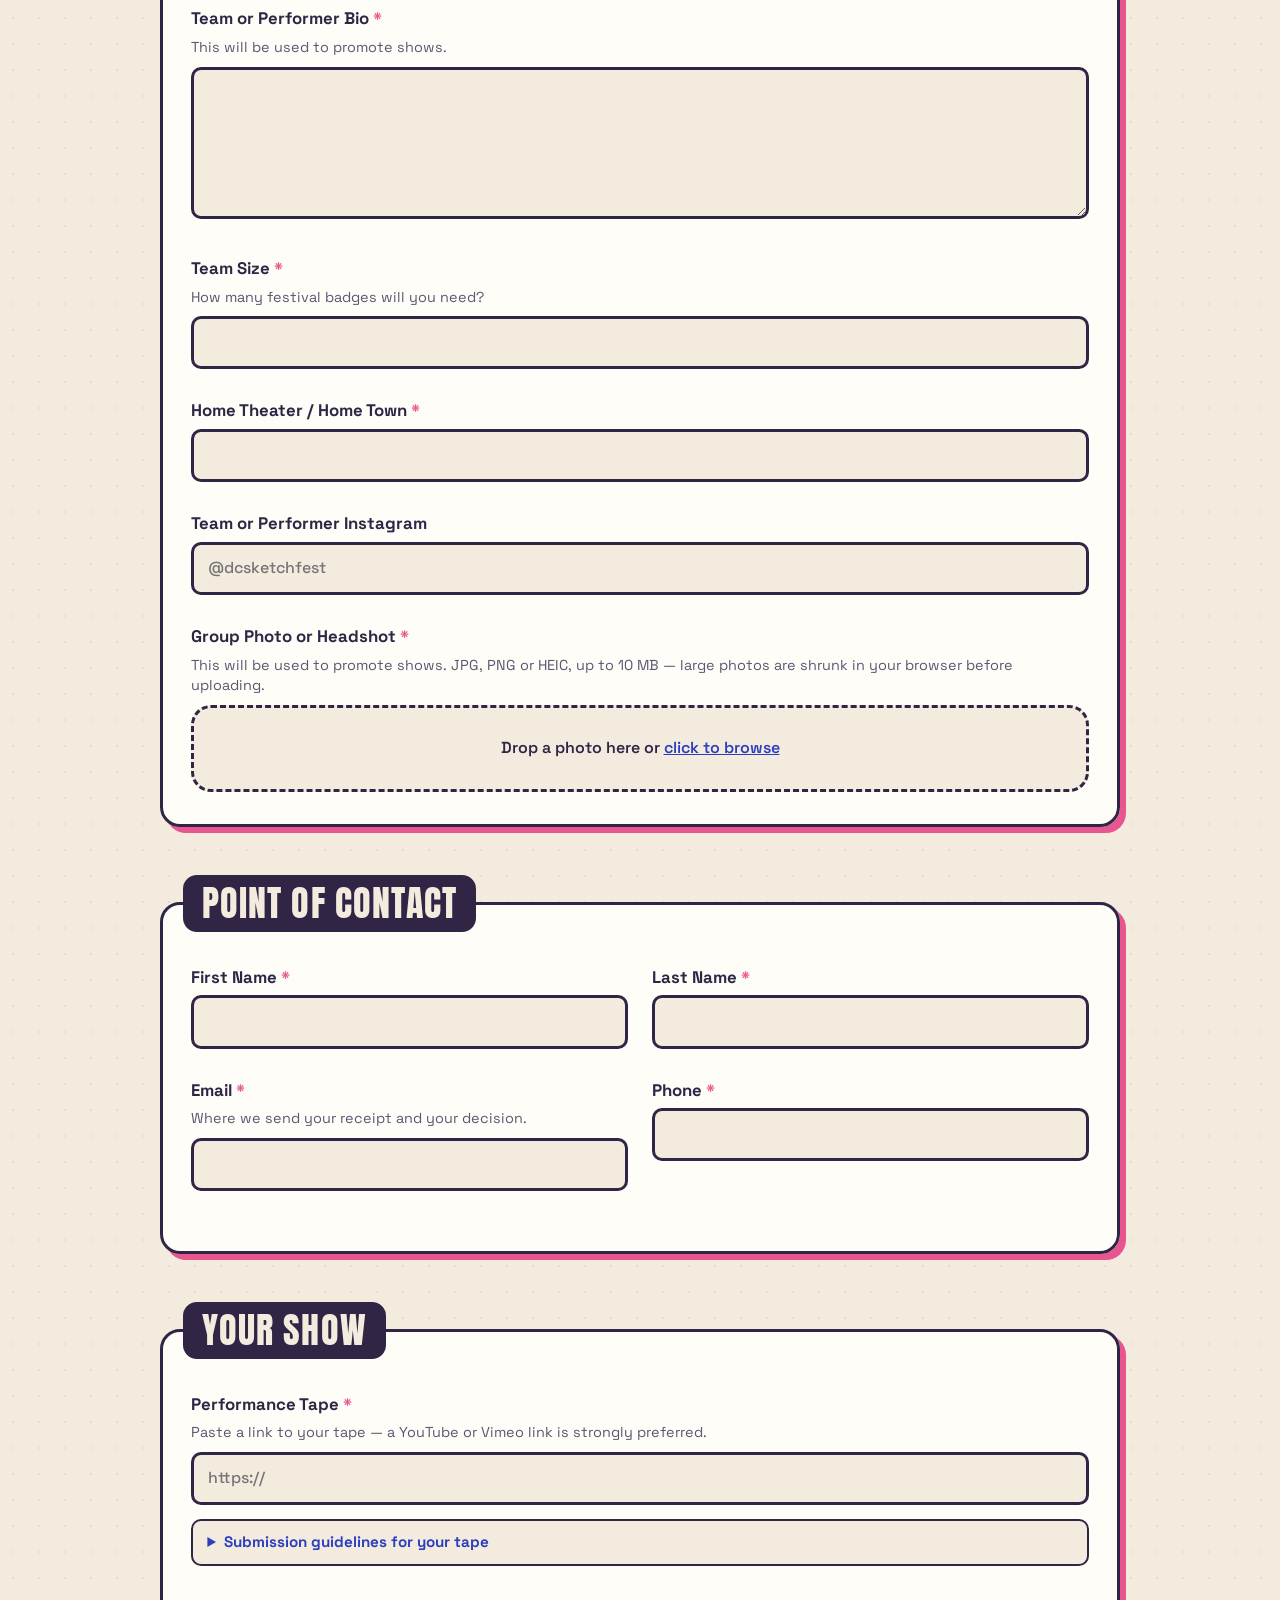
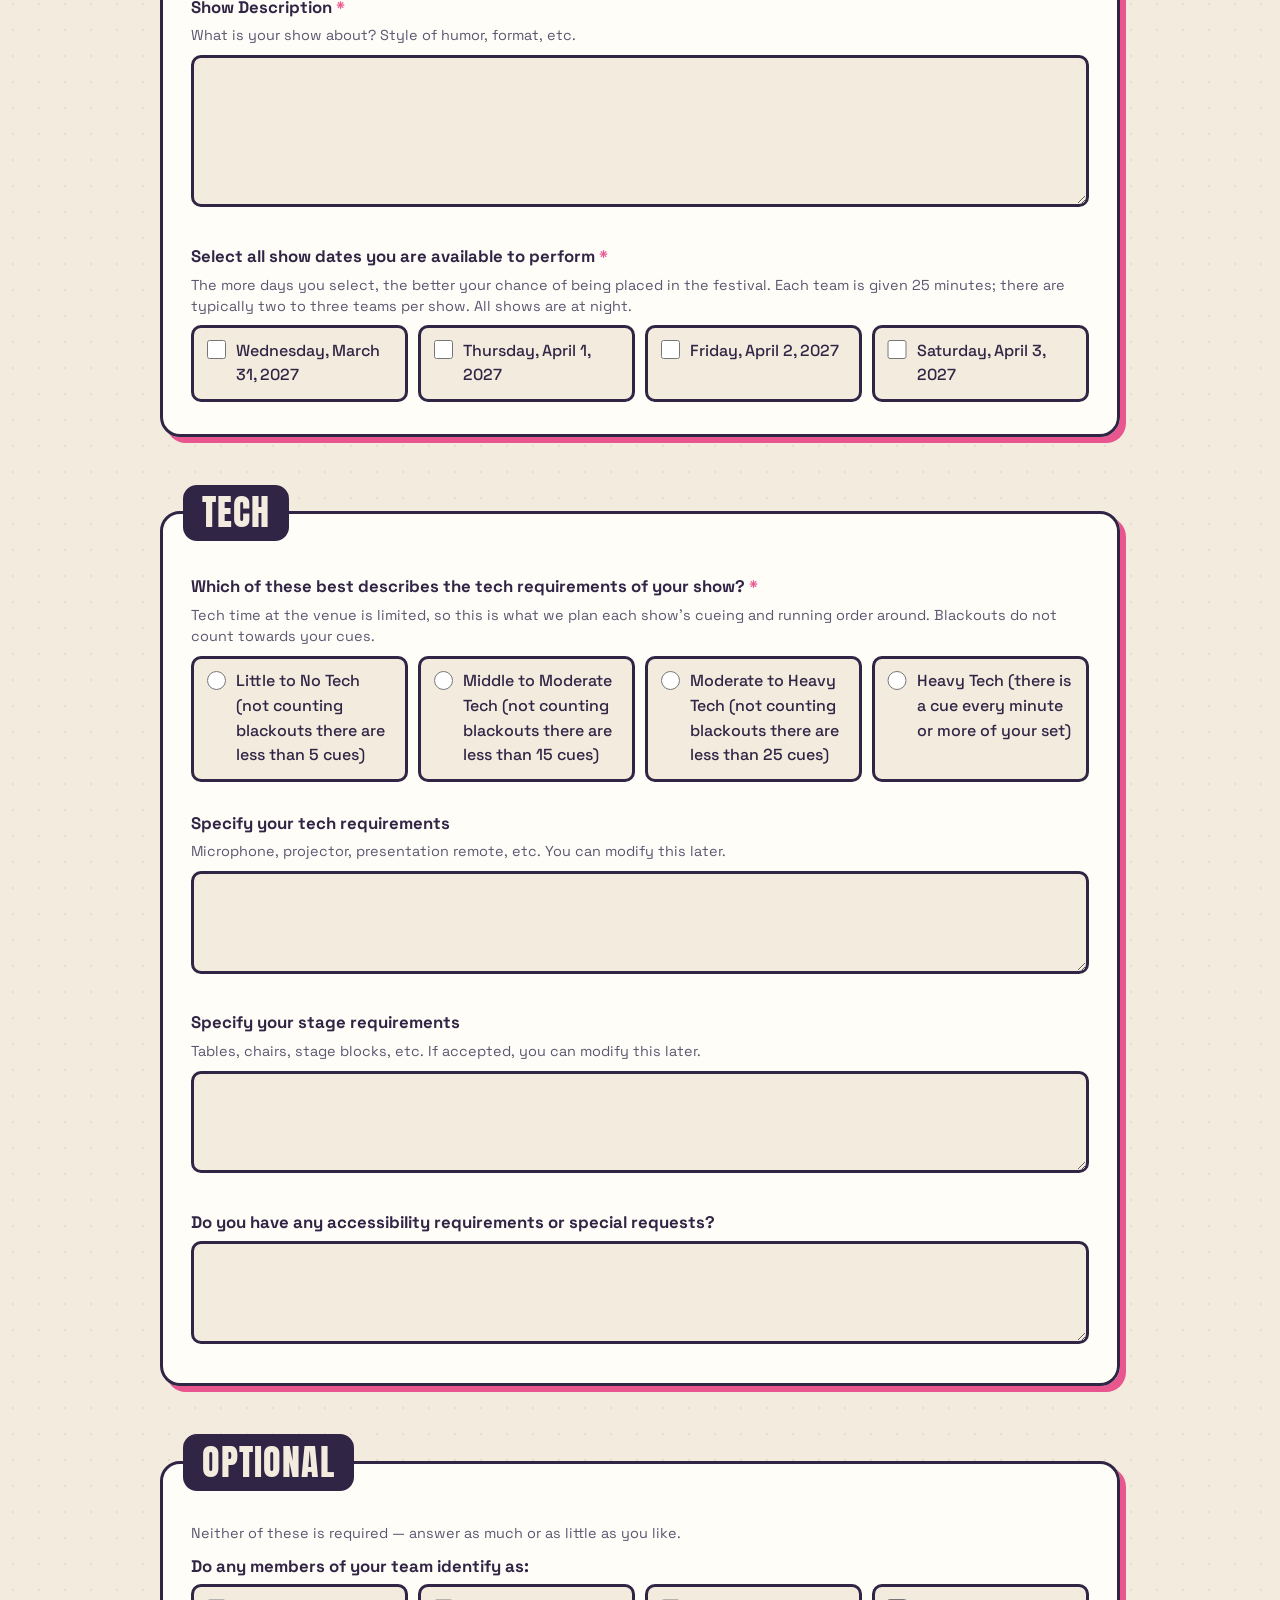
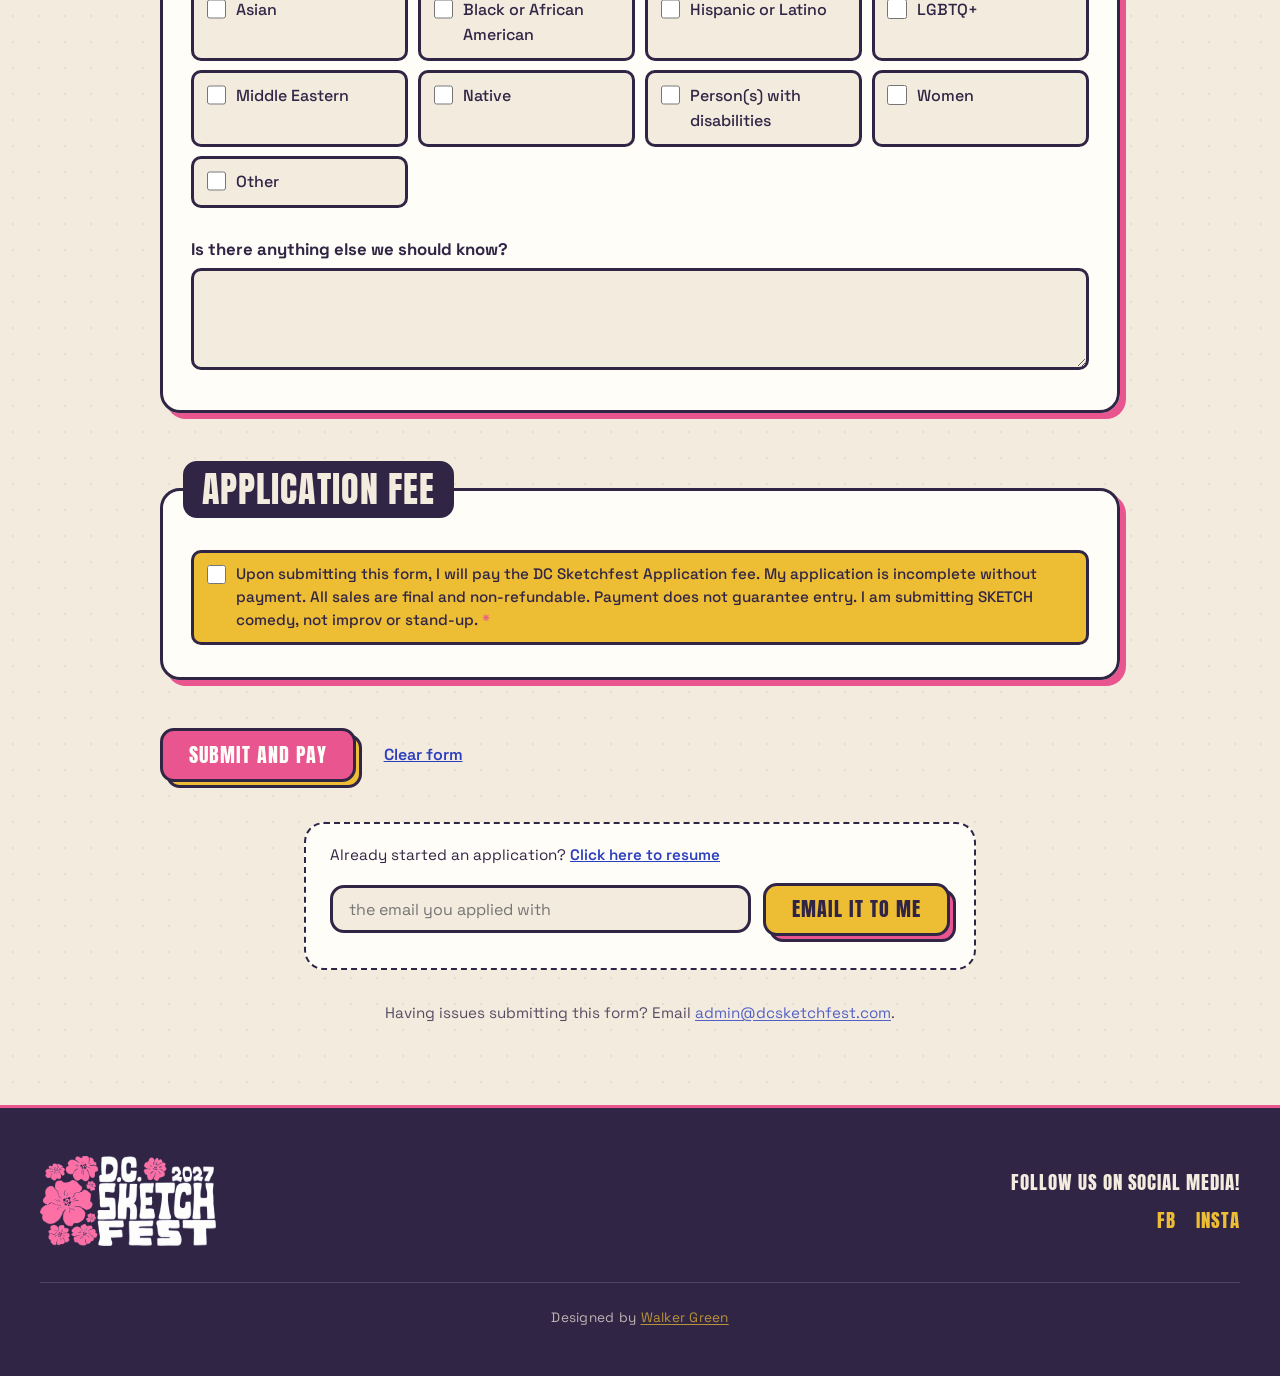
<file: apply/index.html>
<!DOCTYPE html>
<html lang="en">
<head>
<meta charset="utf-8">
<meta name="viewport" content="width=device-width, initial-scale=1">

<!-- Google tag (gtag.js) -->
<script async src="https://www.googletagmanager.com/gtag/js?id=G-5WTXCDDHMK"></script>
<script>
  window.dataLayer = window.dataLayer || [];
  function gtag(){dataLayer.push(arguments);}
  gtag('js', new Date());

  gtag('config', 'G-5WTXCDDHMK');
</script>
<title>Apply to Perform - DC Sketchfest 2027</title>
<meta name="description" content="Applications are open for DC Sketchfest 2027, March 31 to April 3 in Washington, DC. Apply by December 13 - save your application and come back to finish it any time.">

<meta property="og:type" content="website">
<meta property="og:url" content="https://dcsketchfest.com/apply/">
<meta property="og:title" content="Applications Open - DC Sketchfest 2027">
<meta property="og:description" content="DC Sketchfest 2027 runs March 31 to April 3 in Washington, DC. Applications are open through December 13.">
<meta property="og:image" content="https://dcsketchfest.com/assets/img/brand/og-apply-2027.png">
<meta name="twitter:card" content="summary_large_image">

<link rel="canonical" href="https://dcsketchfest.com/apply/">
<link rel="icon" href="/assets/img/brand/favicon.svg" type="image/svg+xml">
<link rel="icon" href="/assets/img/brand/favicon-32.png" sizes="32x32">
<link rel="apple-touch-icon" href="/assets/img/brand/favicon-256.png">

<link rel="preconnect" href="https://fonts.googleapis.com">
<link rel="preconnect" href="https://fonts.gstatic.com" crossorigin>
<link href="https://fonts.googleapis.com/css2?family=Anton&family=Space+Grotesk:wght@400;500;600;700&display=swap" rel="stylesheet">
<link rel="stylesheet" href="/assets/css/style.css">
<link rel="stylesheet" href="/assets/css/apply.css">
</head>
<body class="apply-page">
<a class="skip-link" href="#form">Skip to the application</a>

<!-- ============================================================== nav === -->
<header class="navbar">
  <div class="nav-inner">
    <div class="nav-bar">
      <a href="/" class="brand" aria-label="DC Sketchfest home"><img class="brand-logo" src="/assets/img/brand/logo-2027.png" alt="DC Sketchfest 2027" width="1000" height="523"></a>

      <nav id="nav-links" class="nav-links" aria-label="Main">
        <!-- Matches staging's own nav: no Photos page exists in this repo. -->
        <a class="nav-link" href="/#about-section">2027</a>
        <a class="nav-link" href="/apply/" aria-current="page">Apply</a>
        <a class="nav-link" href="/volunteer/">Volunteer</a>
        <a class="nav-link" href="/performers-2026/">Past Lineups</a>
        <a class="nav-link" href="/photos/">Photos</a>
        <a class="nav-link" href="/#faq-section">FAQ</a>
        <a class="nav-link" href="mailto:admin@dcsketchfest.com?subject=Question">Contact</a>
        <a class="nav-link nav-donate-mobile" href="https://givebutter.com/dcsketchfest2027">Donate</a>
      </nav>

      <a class="btn nav-donate-desktop" href="https://givebutter.com/dcsketchfest2027"><span>Donate</span></a>

      <button class="nav-toggle" type="button" aria-expanded="false" aria-controls="nav-links" aria-label="Menu">
        <span></span><span></span><span></span>
      </button>
    </div>
  </div>
</header>

<!-- ============================================================= intro === -->
<section class="section section--teal apply-hero">
  <div class="pad pad-md">
    <div class="container container--md apply-intro">
      <h1 class="h-lg text-yellow">DC Sketchfest <span data-cfg="year">2027</span> Application</h1>
      <p class="body-copy text-white" data-cfg="dates_line">March 31&ndash;April 3, 2027 &mdash; MILKCRATE and Sitar Arts Center</p>
      <p class="body-copy text-white">Washington, DC&rsquo;s <span data-cfg="edition">4th</span> Annual Sketch Comedy Festival</p>
    </div>
  </div>
</section>

<section class="section section--cream apply-body">
  <div class="pad pad-md">
    <div class="container container--md">

      <div class="apply-notes">
        <div class="apply-note">
          <h2 class="h-xs">Instructions</h2>
          <p>Apply now to perform at DC Sketchfest! Please note: DC Sketchfest is dedicated to sketch comedy only&mdash;improv and stand-up acts will not be considered, and application fees are non-refundable. After submitting your form, you&rsquo;ll be prompted to pay the DC Sketchfest application fee. <strong>Applications are incomplete without payment.</strong></p>
          <p><strong>Important:</strong> All sales are final. Payment does not guarantee acceptance into the festival.</p>
        </div>

        <div class="apply-note">
          <h2 class="h-xs">Deadlines</h2>
          <!-- Rewritten from CONFIG.deadlines in apply.js; the copy below is the
               no-JS fallback, so the two have to be kept in step. -->
          <div id="deadlines">
            <p>Early Application ($25) &ndash; October 20 to October 31.</p>
            <p>Standard Application ($30) &ndash; November 1 to November 30.</p>
            <p>Late Application ($40) &ndash; December 1 to December 13.</p>
            <p><strong>Applications close December 13, 11:59 PM ET.</strong></p>
          </div>
          <!-- Written by apply.js only when Settings carries a tax rate or a
               service fee: the prices above are the application fee on its own,
               and someone who reads "$25" here and meets $27.61 at the card step
               has been quoted the wrong number. Empty by default, so with both
               off this panel is exactly the four lines above it. -->
          <p class="fee-extras-note" id="fee-extras-note" hidden></p>
        </div>

        <div class="apply-note">
          <h2 class="h-xs">Location</h2>
          <p data-cfg="location">All shows are in Washington, DC. MILKCRATE hosts Wednesday and Thursday; Sitar Arts Center hosts Friday and Saturday.</p>
        </div>

        <div class="apply-note">
          <h2 class="h-xs">Questions</h2>
          <p>Read our <a href="/#faq-section">FAQs</a> or email <a href="mailto:admin@dcsketchfest.com">admin@dcsketchfest.com</a>.</p>
          <p><strong>Notification:</strong> <span data-cfg="notification">All applicants will be contacted mid-January 2027.</span></p>
        </div>
      </div>

      <!-- Save bar: sticky status + the "finish later" affordance. Hidden until
           JS has confirmed it can actually reach the backend. -->
      <div class="save-bar" id="save-bar" hidden>
        <span class="save-status" id="save-status" role="status" aria-live="polite">Not saved yet</span>
        <button type="button" class="btn btn--yellow save-later" id="save-later"><span>Save &amp; finish later</span></button>
      </div>

      <form id="form" class="apply-form" novalidate>
        <!-- Bots fill hidden fields; humans never see this one. -->
        <p class="hp" aria-hidden="true"><label>Leave this empty <input type="text" name="website" tabindex="-1" autocomplete="off"></label></p>

        <fieldset class="field-group">
          <legend class="h-sm">Your team</legend>

          <div class="field">
            <label for="team_name">Team or Performer Name <span class="req">*</span></label>
            <input type="text" id="team_name" name="team_name" autocomplete="organization" required>
          </div>

          <div class="field">
            <label for="bio">Team or Performer Bio <span class="req">*</span></label>
            <p class="help">This will be used to promote shows.</p>
            <textarea id="bio" name="bio" rows="5" required></textarea>
          </div>

          <div class="field">
            <label for="team_size">Team Size <span class="req">*</span></label>
            <p class="help">How many festival badges will you need?</p>
            <input type="number" id="team_size" name="team_size" min="1" max="99" step="1" inputmode="numeric" required>
          </div>

          <div class="field">
            <label for="home">Home Theater / Home Town <span class="req">*</span></label>
            <input type="text" id="home" name="home" required>
          </div>

          <div class="field">
            <label for="instagram">Team or Performer Instagram</label>
            <input type="text" id="instagram" name="instagram" placeholder="@dcsketchfest">
          </div>

          <div class="field">
            <label for="photo">Group Photo or Headshot <span class="req">*</span></label>
            <p class="help">This will be used to promote shows. JPG, PNG or HEIC, up to 10&nbsp;MB &mdash; large photos are shrunk in your browser before uploading.</p>
            <div class="dropzone" id="dropzone">
              <input type="file" id="photo" name="photo" accept="image/*">
              <div class="dropzone-inner">
                <img class="photo-preview" id="photo-preview" alt="" hidden>
                <p class="dropzone-text" id="dropzone-text">Drop a photo here or <span class="link">click to browse</span></p>
              </div>
            </div>
            <button type="button" class="text-btn" id="photo-remove" hidden>Remove photo</button>
          </div>
        </fieldset>

        <fieldset class="field-group">
          <legend class="h-sm">Point of contact</legend>

          <div class="field-row">
            <div class="field">
              <label for="contact_first">First Name <span class="req">*</span></label>
              <input type="text" id="contact_first" name="contact_first" autocomplete="given-name" required>
            </div>
            <div class="field">
              <label for="contact_last">Last Name <span class="req">*</span></label>
              <input type="text" id="contact_last" name="contact_last" autocomplete="family-name" required>
            </div>
          </div>

          <div class="field-row">
            <div class="field">
              <label for="contact_email">Email <span class="req">*</span></label>
              <p class="help">Where we send your receipt and your decision.</p>
              <input type="email" id="contact_email" name="contact_email" autocomplete="email" required>
            </div>
            <div class="field">
              <label for="contact_phone">Phone <span class="req">*</span></label>
              <input type="tel" id="contact_phone" name="contact_phone" autocomplete="tel" required>
            </div>
          </div>
        </fieldset>

        <fieldset class="field-group">
          <legend class="h-sm">Your show</legend>

          <div class="field">
            <label for="tape">Performance Tape <span class="req">*</span></label>
            <p class="help">Paste a link to your tape &mdash; a YouTube or Vimeo link is strongly preferred.</p>
            <input type="url" id="tape" name="tape" placeholder="https://" required>

            <details class="guidelines">
              <summary>Submission guidelines for your tape</summary>
              <ul>
                <li><strong>Tape length:</strong> submit a 15&ndash;20-minute video. Shorter submissions, such as a 5- or 10-minute tape, won&rsquo;t provide enough material for our judges to score accurately. Material beyond 20 minutes will not be watched.</li>
                <li><strong>Content order:</strong> include your best material first and prioritize LIVE performance footage. Digital shorts (filmed content) are discouraged unless they strongly reflect your live show style.</li>
                <li><strong>Video format:</strong> to avoid playback and permission issues, we strongly recommend submitting a YouTube or Vimeo link instead of using file-sharing sites like Google Drive or Dropbox. If you have multiple videos, please edit them into a single video before submitting.</li>
                <li><strong>Judging process:</strong> your submission will be evaluated by a randomly assigned panel in the first round. Tailor your material for an audience unfamiliar with your previous work.</li>
              </ul>
              <p>Email <a href="mailto:admin@dcsketchfest.com">admin@dcsketchfest.com</a> if you have additional questions.</p>
            </details>
          </div>

          <div class="field">
            <label for="show_description">Show Description <span class="req">*</span></label>
            <p class="help">What is your show about? Style of humor, format, etc.</p>
            <textarea id="show_description" name="show_description" rows="5" required></textarea>
          </div>

          <fieldset class="field checkgroup" id="dates-group">
            <legend>Select all show dates you are available to perform <span class="req">*</span></legend>
            <p class="help">The more days you select, the better your chance of being placed in the festival. Each team is given 25 minutes; there are typically two to three teams per show. All shows are at night.</p>
            <div class="checks" id="dates-checks">
              <!-- Populated from CONFIG.dates in apply.js so a new festival year
                   is a one-line edit rather than a markup rewrite. -->
            </div>
          </fieldset>
        </fieldset>

        <fieldset class="field-group">
          <legend class="h-sm">Tech</legend>

          <fieldset class="field checkgroup" id="tech-level-group">
            <legend>Which of these best describes the tech requirements of your show? <span class="req">*</span></legend>
            <p class="help">Tech time at the venue is limited, so this is what we plan each show&rsquo;s cueing and running order around. Blackouts do not count towards your cues.</p>
            <div class="checks">
              <label class="check"><input type="radio" name="tech_level" value="Little to No Tech (not counting blackouts there are less than 5 cues)"><span>Little to No Tech (not counting blackouts there are less than 5 cues)</span></label>
              <label class="check"><input type="radio" name="tech_level" value="Middle to Moderate Tech (not counting blackouts there are less than 15 cues)"><span>Middle to Moderate Tech (not counting blackouts there are less than 15 cues)</span></label>
              <label class="check"><input type="radio" name="tech_level" value="Moderate to Heavy Tech (not counting blackouts there are less than 25 cues)"><span>Moderate to Heavy Tech (not counting blackouts there are less than 25 cues)</span></label>
              <label class="check"><input type="radio" name="tech_level" value="Heavy Tech (there is a cue every minute or more of your set)"><span>Heavy Tech (there is a cue every minute or more of your set)</span></label>
            </div>
          </fieldset>

          <div class="field">
            <label for="tech_reqs">Specify your tech requirements</label>
            <p class="help">Microphone, projector, presentation remote, etc. You can modify this later.</p>
            <textarea id="tech_reqs" name="tech_reqs" rows="3"></textarea>
          </div>

          <div class="field">
            <label for="stage_reqs">Specify your stage requirements</label>
            <p class="help">Tables, chairs, stage blocks, etc. If accepted, you can modify this later.</p>
            <textarea id="stage_reqs" name="stage_reqs" rows="3"></textarea>
          </div>

          <div class="field">
            <label for="accessibility">Do you have any accessibility requirements or special requests?</label>
            <textarea id="accessibility" name="accessibility" rows="3"></textarea>
          </div>
        </fieldset>

        <fieldset class="field-group">
          <legend class="h-sm">Optional</legend>
          <p class="help group-help">Neither of these is required &mdash; answer as much or as little as you like.</p>

          <fieldset class="field checkgroup">
            <legend>Do any members of your team identify as:</legend>
            <div class="checks">
              <label class="check"><input type="checkbox" name="representation" value="Asian"><span>Asian</span></label>
              <label class="check"><input type="checkbox" name="representation" value="Black or African American"><span>Black or African American</span></label>
              <label class="check"><input type="checkbox" name="representation" value="Hispanic or Latino"><span>Hispanic or Latino</span></label>
              <label class="check"><input type="checkbox" name="representation" value="LGBTQ+"><span>LGBTQ+</span></label>
              <label class="check"><input type="checkbox" name="representation" value="Middle Eastern"><span>Middle Eastern</span></label>
              <label class="check"><input type="checkbox" name="representation" value="Native"><span>Native</span></label>
              <label class="check"><input type="checkbox" name="representation" value="Person(s) with disabilities"><span>Person(s) with disabilities</span></label>
              <label class="check"><input type="checkbox" name="representation" value="Women"><span>Women</span></label>
              <label class="check"><input type="checkbox" name="representation" value="Other" id="rep-other"><span>Other</span></label>
            </div>
            <div class="field" id="rep-other-field" hidden>
              <label for="representation_other">Please specify</label>
              <input type="text" id="representation_other" name="representation_other">
            </div>
          </fieldset>

          <div class="field">
            <label for="anything_else">Is there anything else we should know?</label>
            <textarea id="anything_else" name="anything_else" rows="3"></textarea>
          </div>
        </fieldset>

        <fieldset class="field-group">
          <legend class="h-sm">Application fee</legend>
          <!-- Unhidden by apply.js when someone who has already paid comes back
               to change an answer: the agreement still has to be ticked, but it
               must not read as a fee they are about to be charged a second
               time. -->
          <p class="help" id="fee-paid-note" hidden>Your application fee is already paid. This is the agreement you made when you first applied &mdash; leave it ticked.</p>

          <!-- The itemised price, filled from GET /apply/fee. The Worker is the
               only thing that computes money; this renders what it reports and
               hard-codes no amount. Hidden unless there is a tax or service-fee
               line to itemise, because with neither set the agreement below
               already states the one number in full. -->
          <div id="fee-breakdown" hidden></div>

          <div class="field">
            <label class="check check--agree">
              <input type="checkbox" name="agree" id="agree" required>
              <span>Upon submitting this form, I will pay the DC Sketchfest Application fee<span id="agree-total"></span>. My application is incomplete without payment. All sales are final and non-refundable. Payment does not guarantee entry. I am submitting SKETCH comedy, not improv or stand-up. <span class="req">*</span></span>
            </label>
          </div>
        </fieldset>

        <div class="errors" id="errors" role="alert" hidden></div>

        <div class="form-actions">
          <button type="submit" class="btn btn--purple" id="submit"><span>Submit and pay</span></button>
          <button type="button" class="text-btn" id="clear">Clear form</button>
        </div>
      </form>

      <!-- Sits outside the form so it is still on the page when the form is
           swapped out for the confirmation, and still there if the submit
           itself is what failed. -->
      <!-- For someone who has NO link at all. "Save & finish later" needs an
           application already open on this device; this does not, which is the
           whole point: the person who needs it is on a different phone or
           laptop from the one they started on.

           The Worker answers an identical 200 whether or not the address has an
           application, so that this cannot be used to discover who applied --
           which means this panel must never say "found" or "not found". The
           hedged wording below is load-bearing; do not "improve" it into a
           confirmation. -->
      <div class="recover-box">
        <p class="recover-intro">Already started an application?
          <button type="button" class="text-btn" id="recover-toggle">Click here to resume</button>
        </p>
        <div class="recover-form" id="recover-form" hidden>
          <label class="visually-hidden" for="recover-email">Your email address</label>
          <input type="email" id="recover-email" placeholder="the email you applied with" autocomplete="email">
          <button type="button" class="btn btn--yellow" id="recover-send"><span>Email it to me</span></button>
          <p class="recover-status" id="recover-status" role="status" aria-live="polite"></p>
        </div>
      </div>

      <p class="apply-help-out">Having issues submitting this form? Email
        <a href="mailto:admin@dcsketchfest.com?subject=Trouble%20submitting%20my%20DC%20Sketchfest%20application">admin@dcsketchfest.com</a>.</p>

      <!-- Swapped in for the form once the application is submitted, and again
           when a change to an application that was already in is saved. -->
      <div id="done" class="done" hidden></div>

    </div>
  </div>
</section>

<!-- =========================================================== footer === -->
<footer class="footer">
  <div class="pad pad-sm">
    <div class="container footer-wrapper">
      <a class="footer-logo" href="/" title="Homepage"><img class="brand-logo brand-logo--light" src="/assets/img/brand/logo-2027-light.png" alt="DC Sketchfest 2027" width="1000" height="511"></a>
      <div class="footer-social">
        <div class="join-us">Follow us on social media!</div>
        <div class="social-links">
          <a href="https://facebook.com/dcsketchfest" target="_blank" rel="noopener">fb</a>
          <a href="https://instagram.com/dcsketchfest" target="_blank" rel="noopener">insta</a>
        </div>
      </div>
    </div>
    <p class="footer-credit">Designed by <a href="https://instagram.com/guywalks" target="_blank" rel="noopener">Walker Green</a></p>
  </div>
</footer>

<script src="/assets/js/main.js" defer></script>
<script src="/assets/js/apply.js" defer></script>
</body>
</html>
</file>
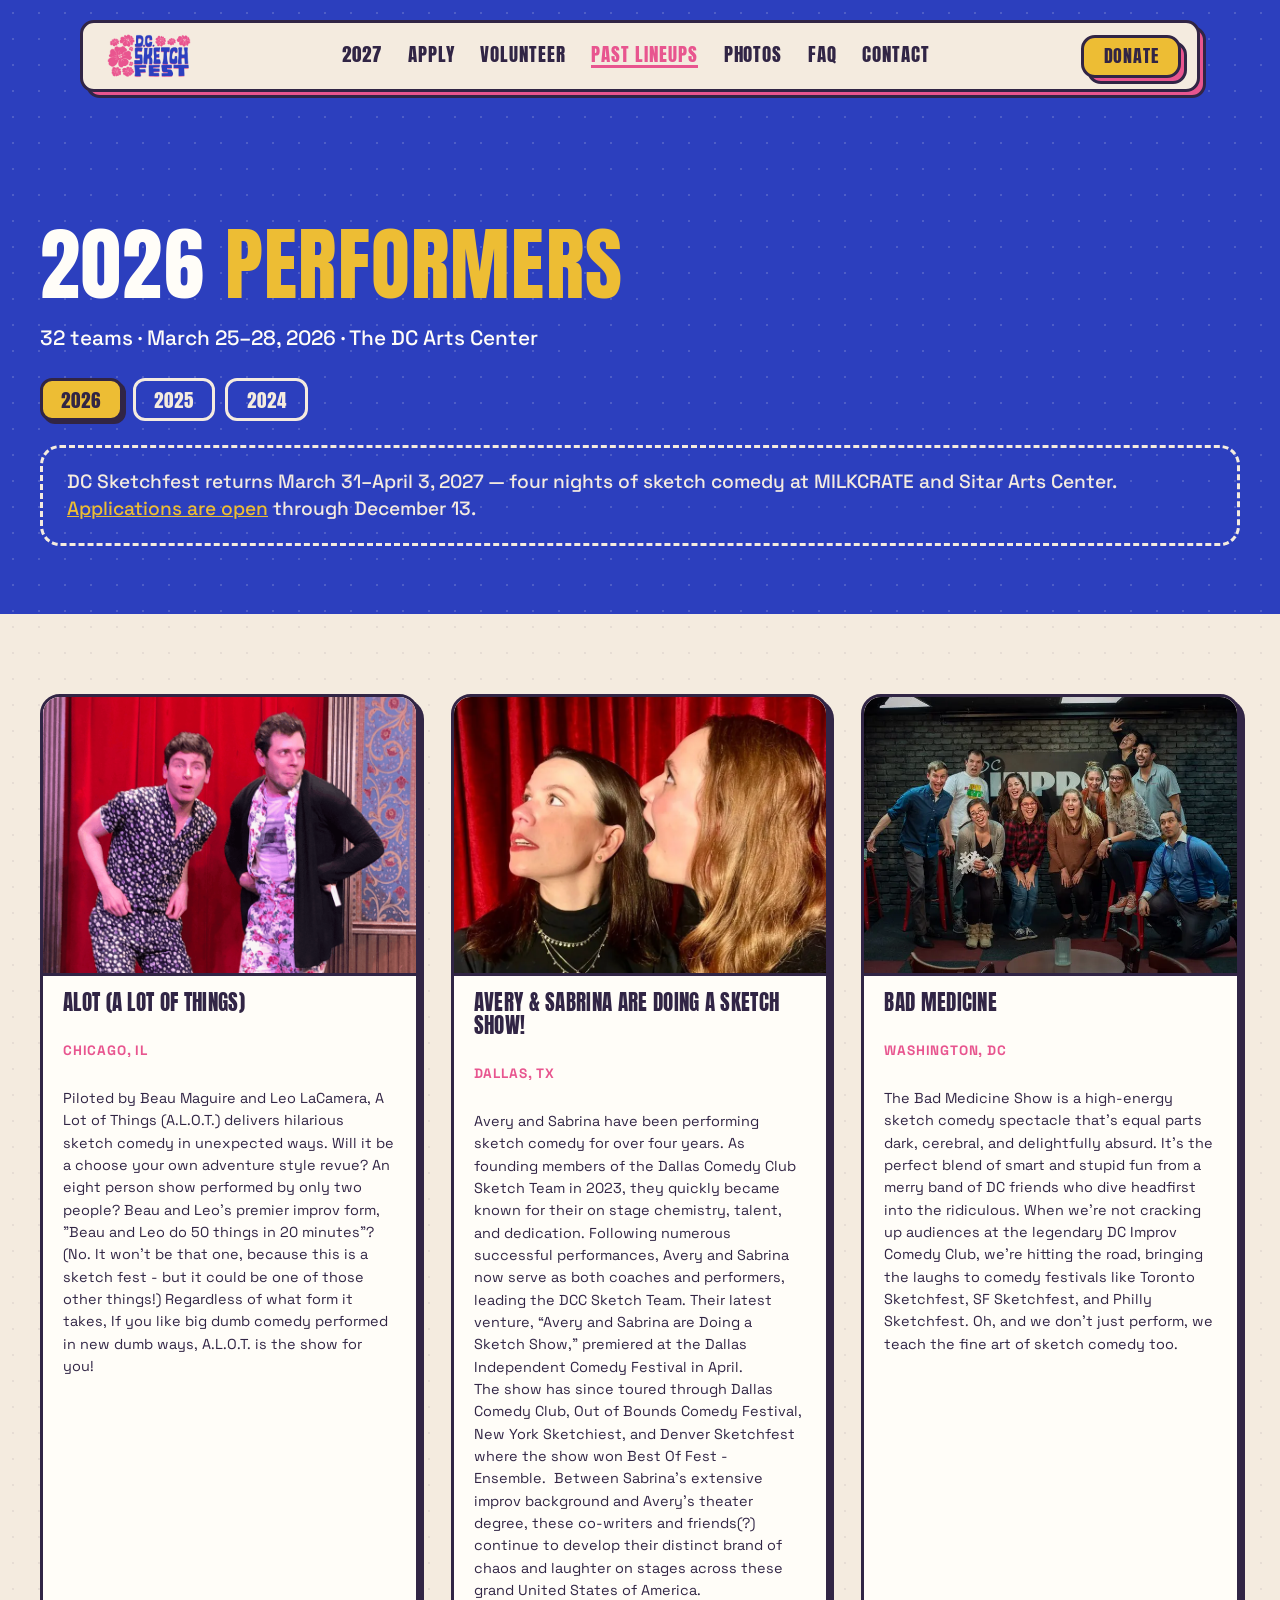
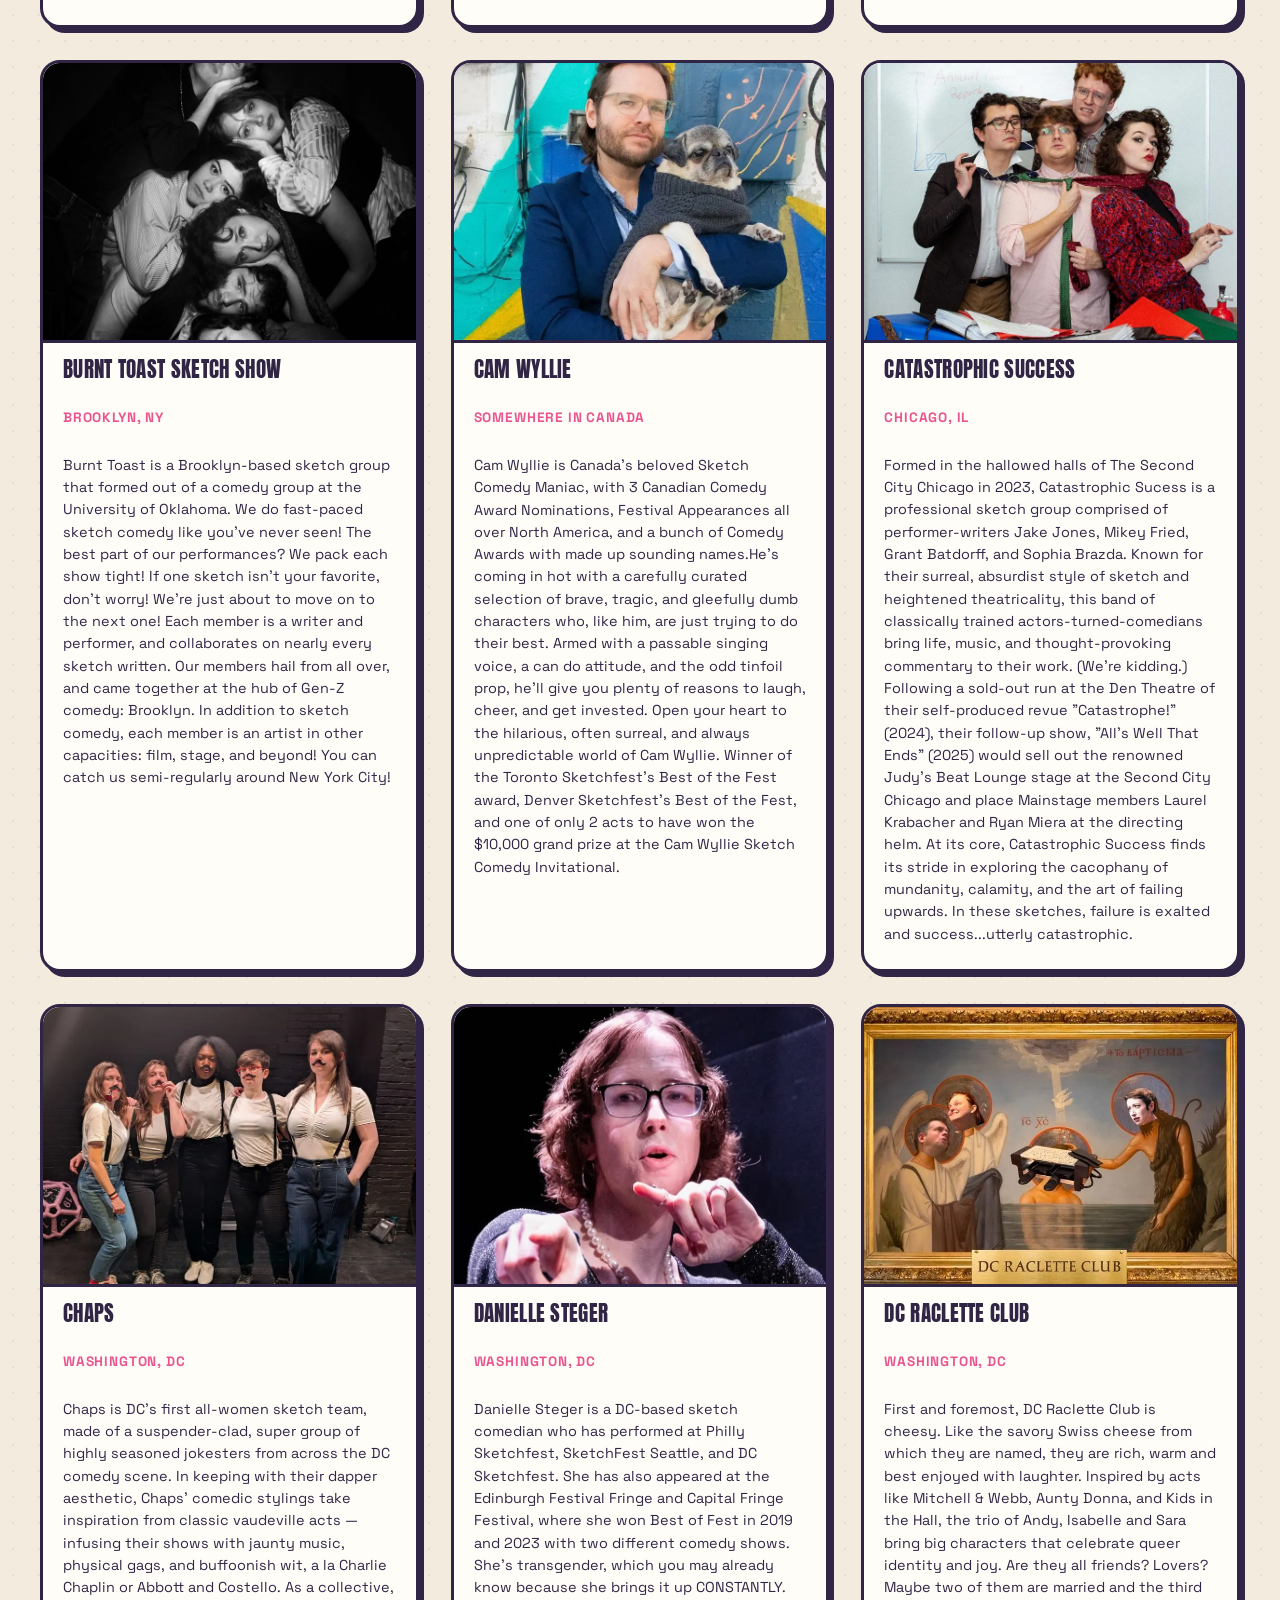
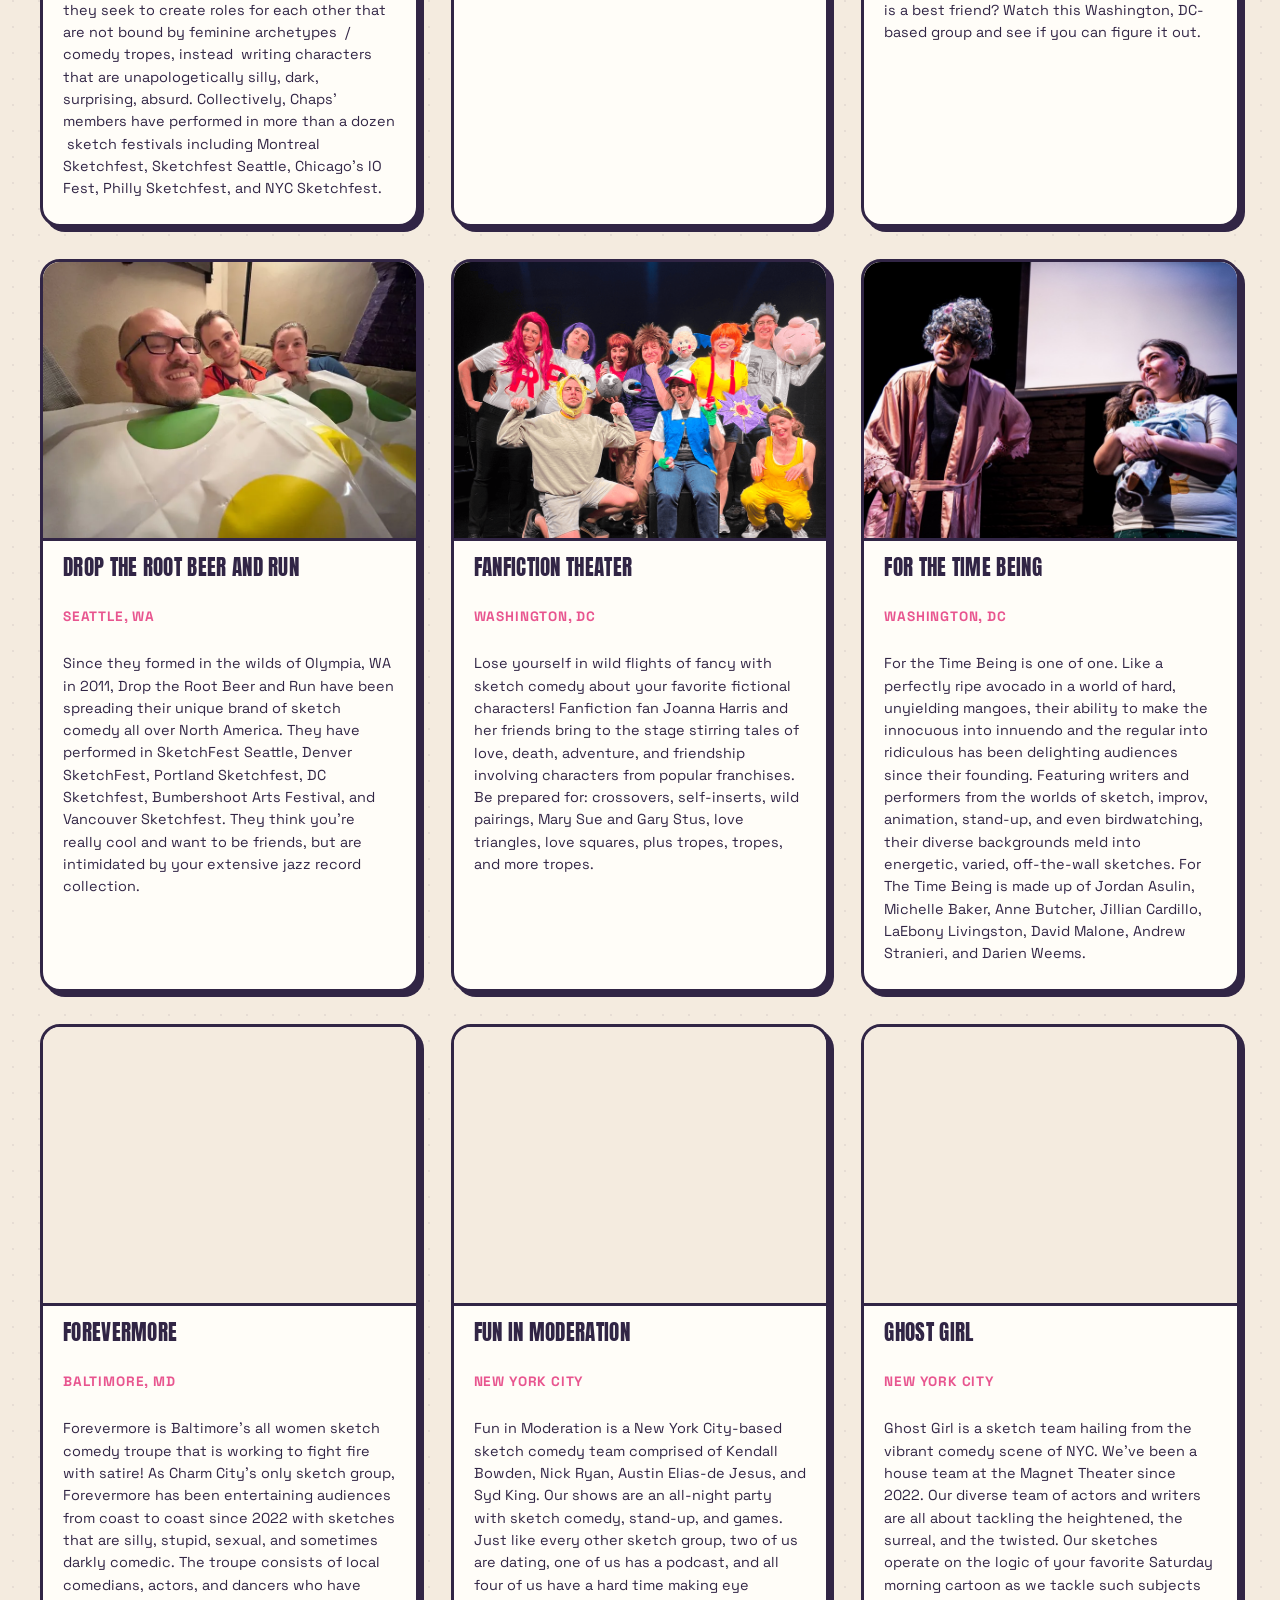
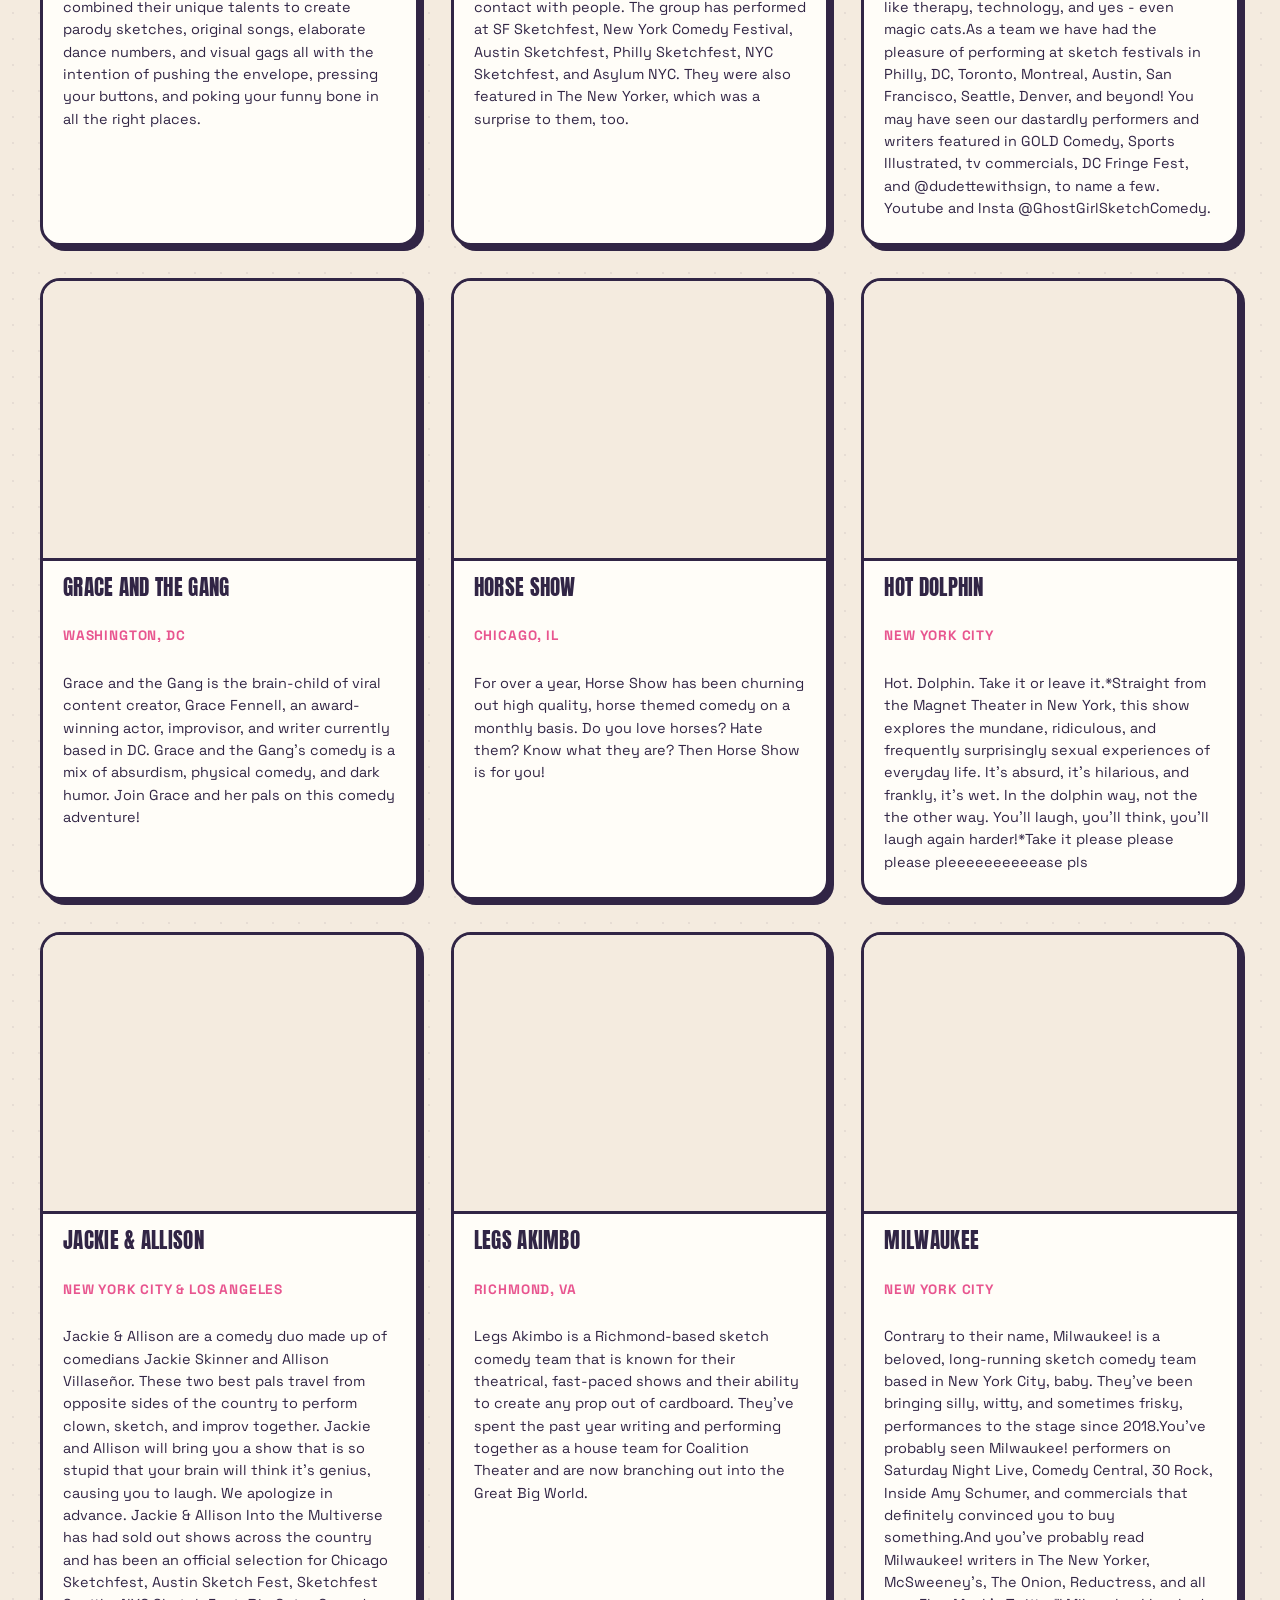
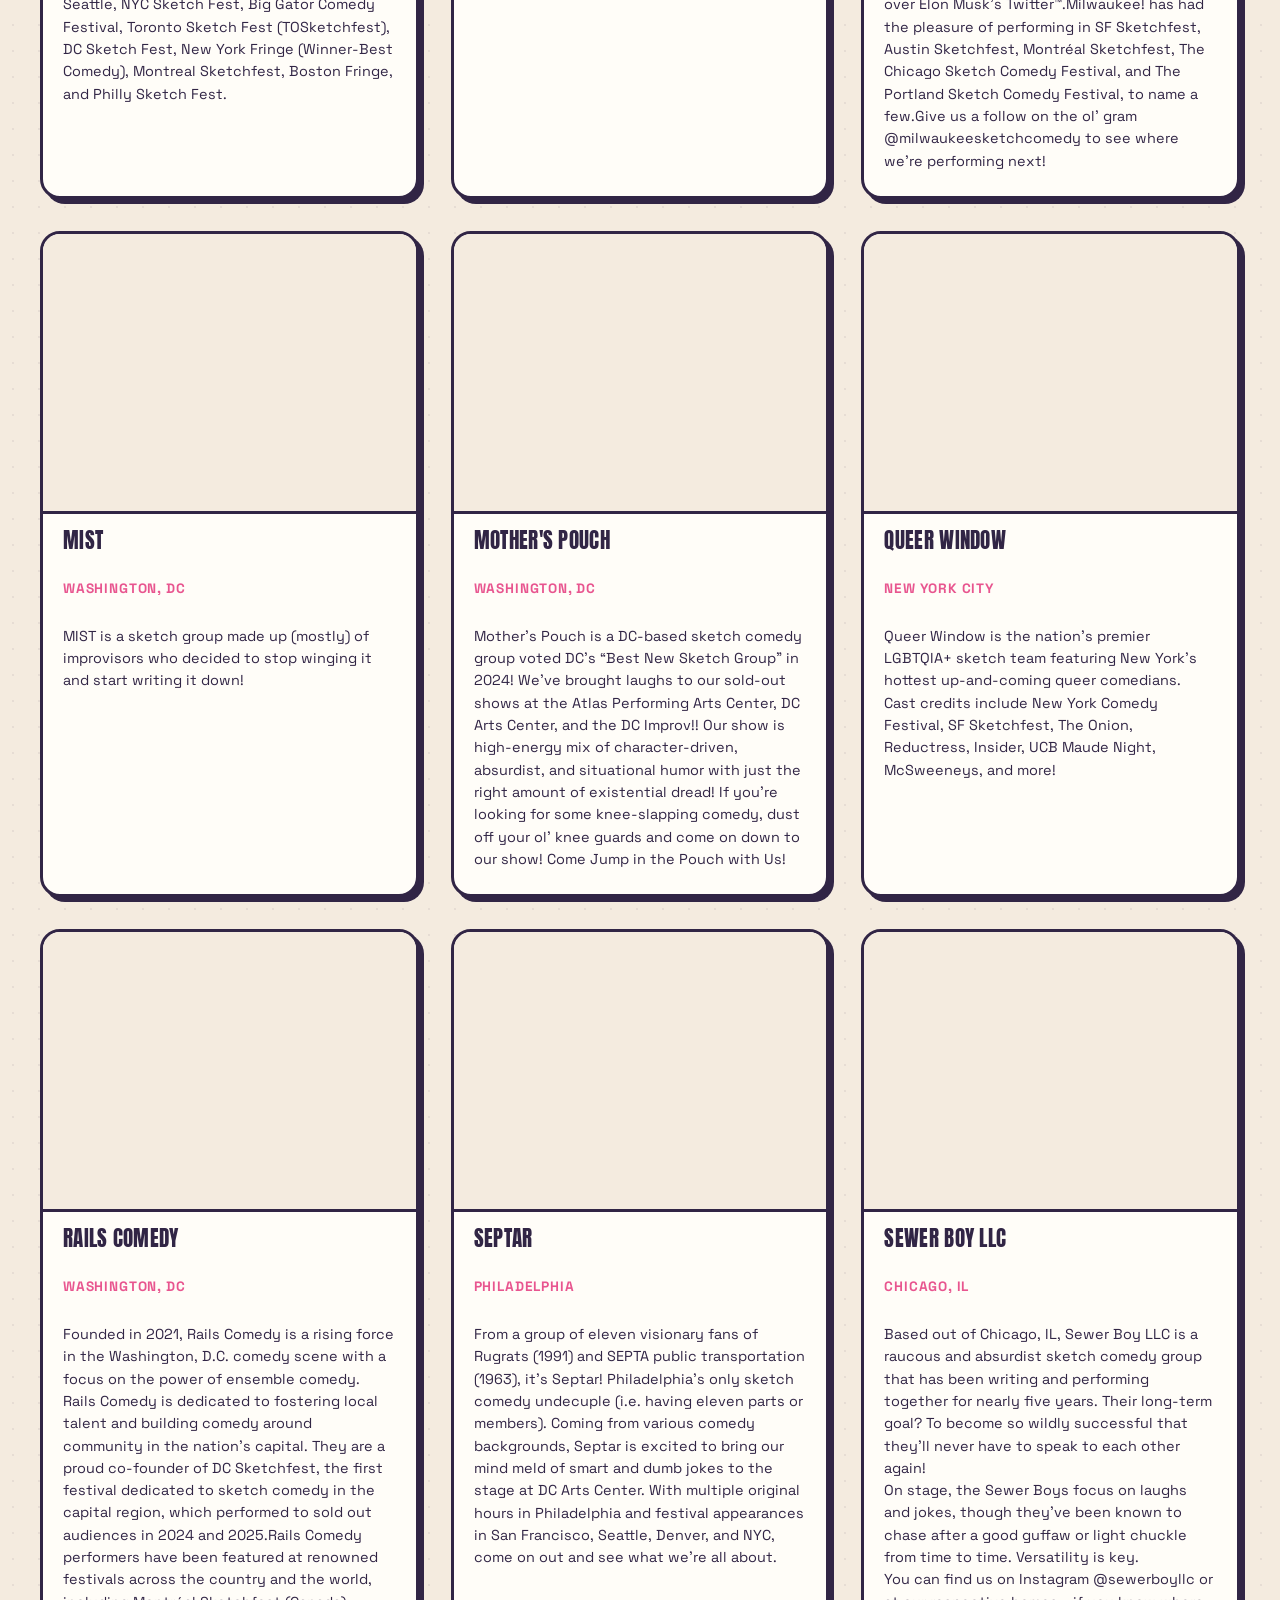
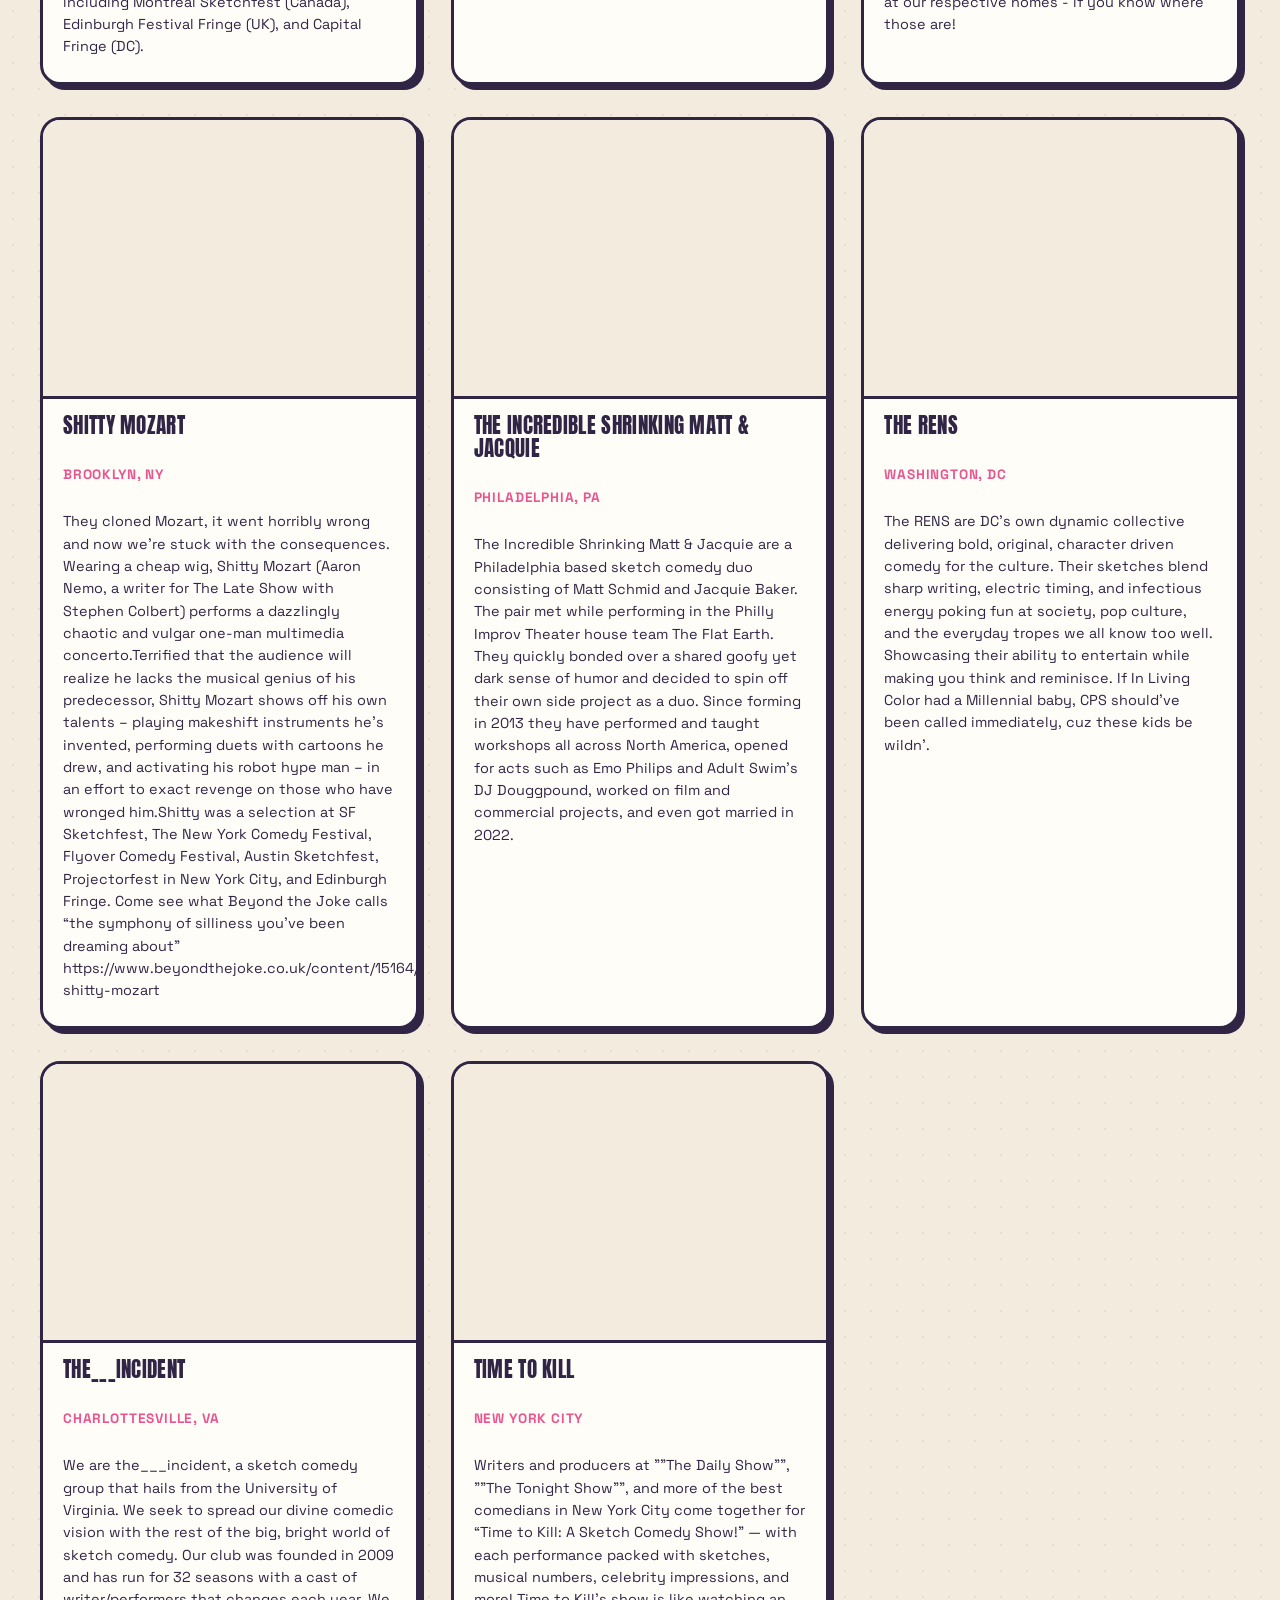
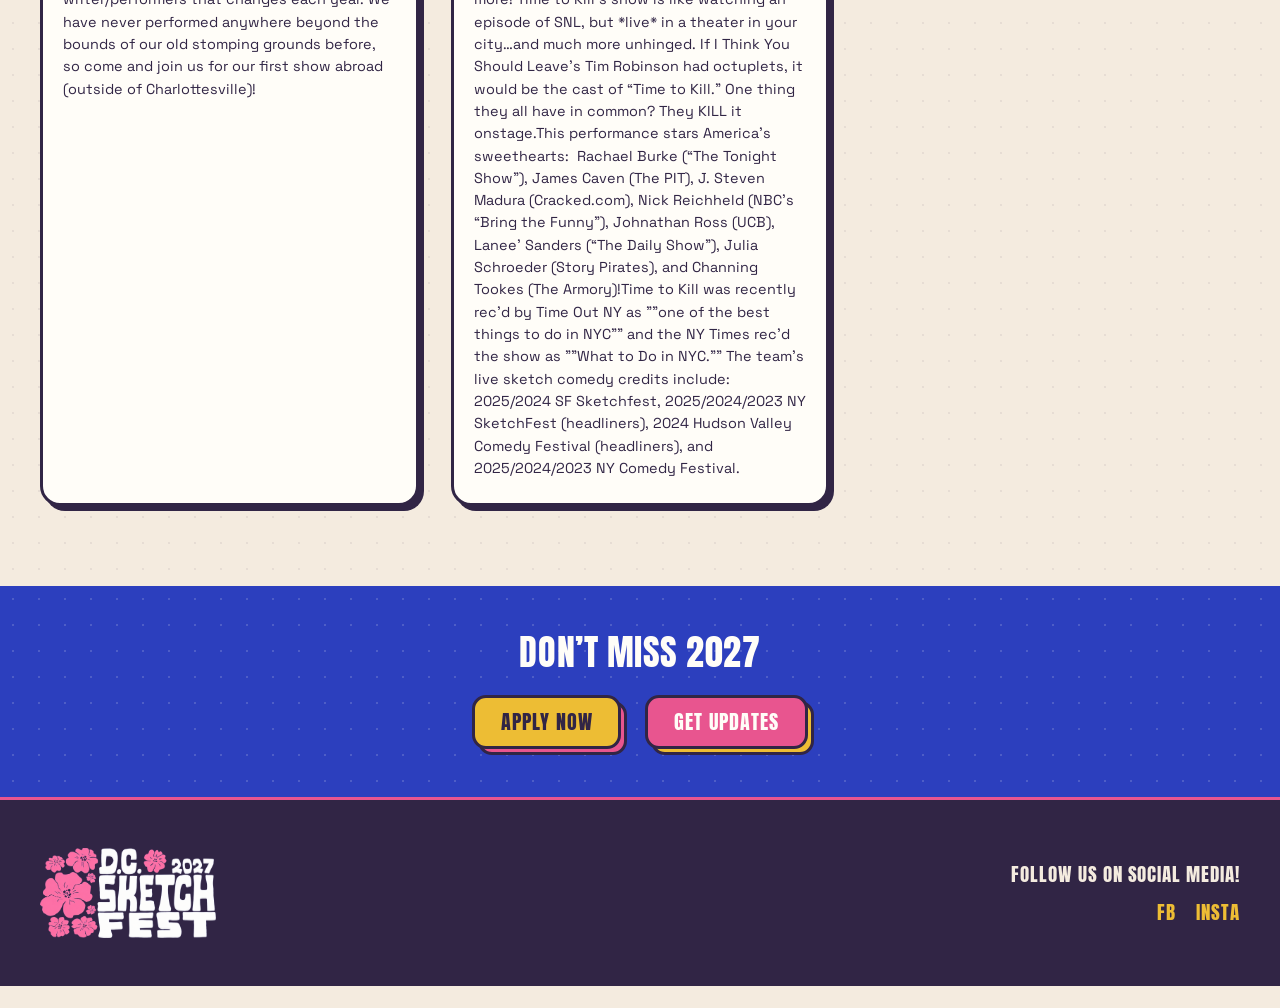
<file: past-performers/index.html>
<!DOCTYPE html>
<html lang="en">
<head>
<meta charset="utf-8">
<title>Past Performers - DC Sketchfest</title>
<link rel="canonical" href="https://dcsketchfest.com/performers-2026/">
<meta http-equiv="refresh" content="0; url=/performers-2026/">
<meta name="robots" content="noindex">
</head>
<body>
<p>Redirecting to the <a href="/performers-2026/">DC Sketchfest lineups</a>&hellip;</p>
</body>
</html>
</file>
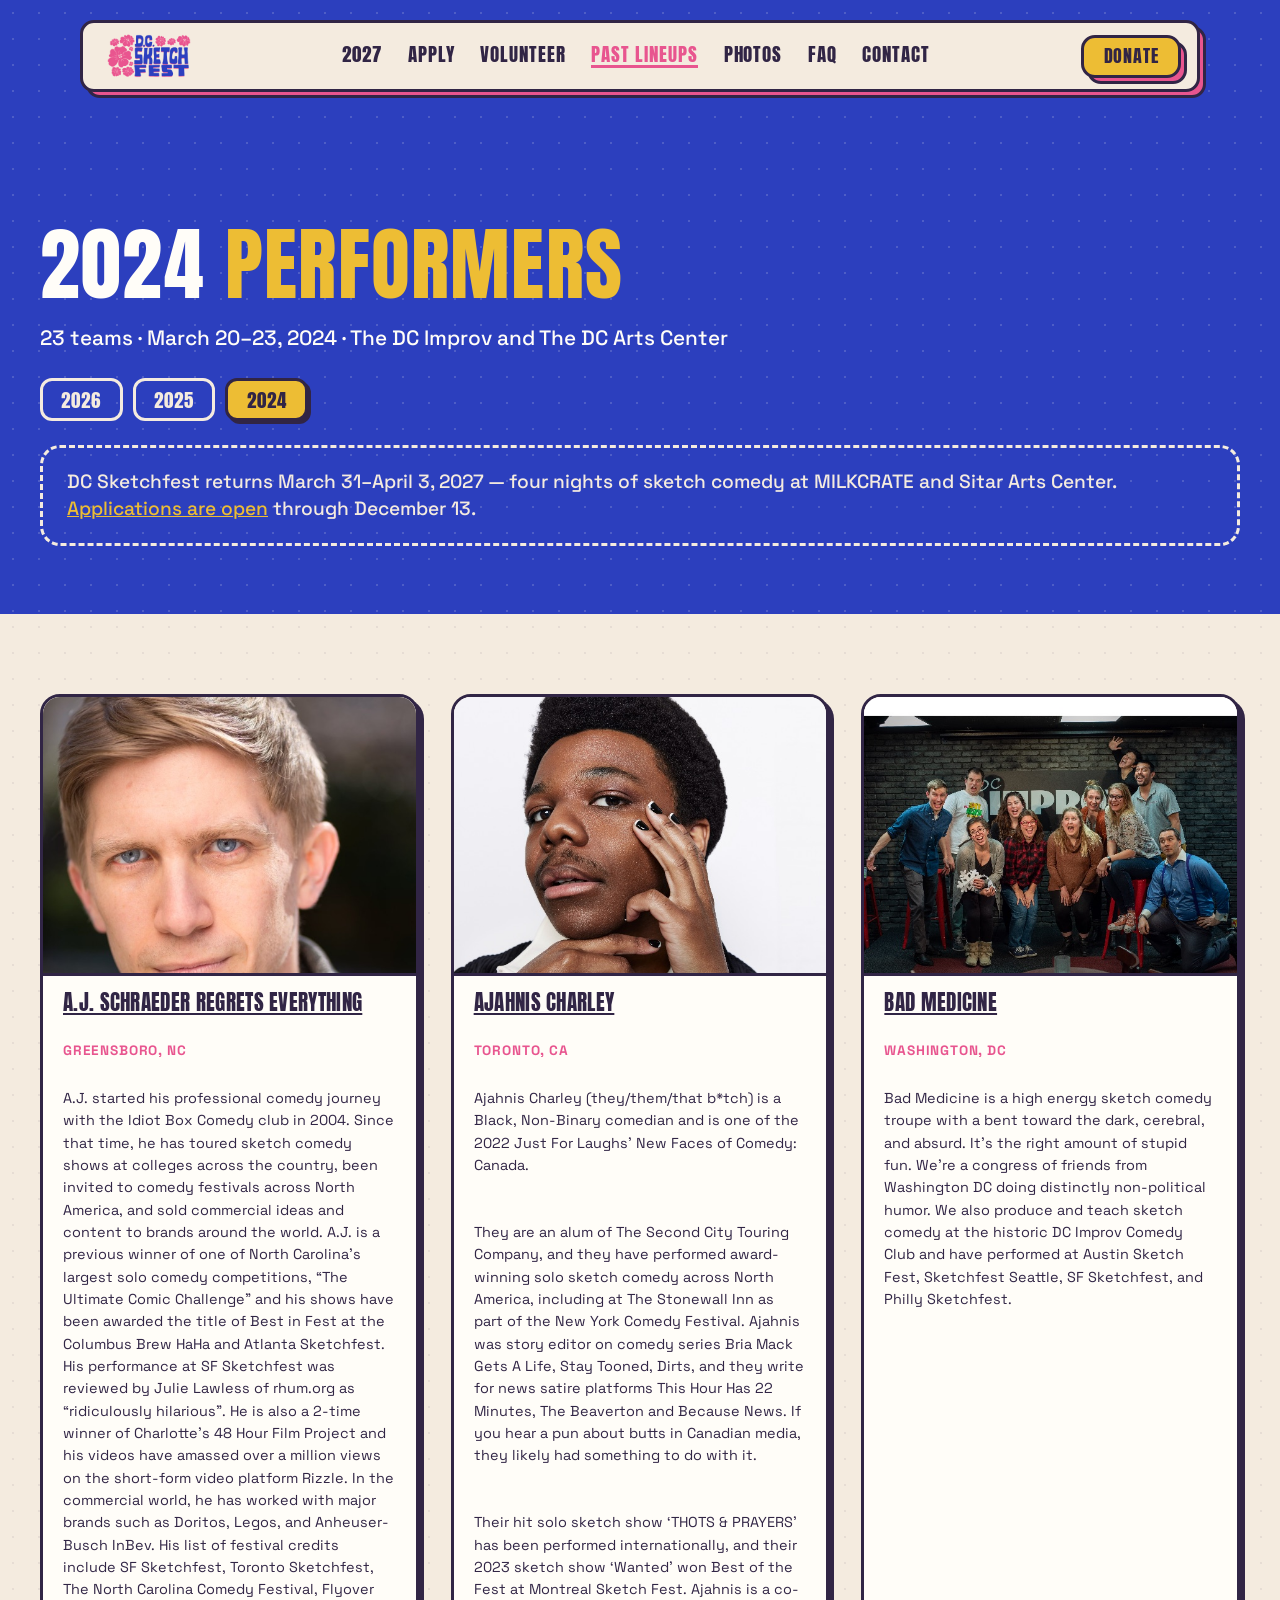
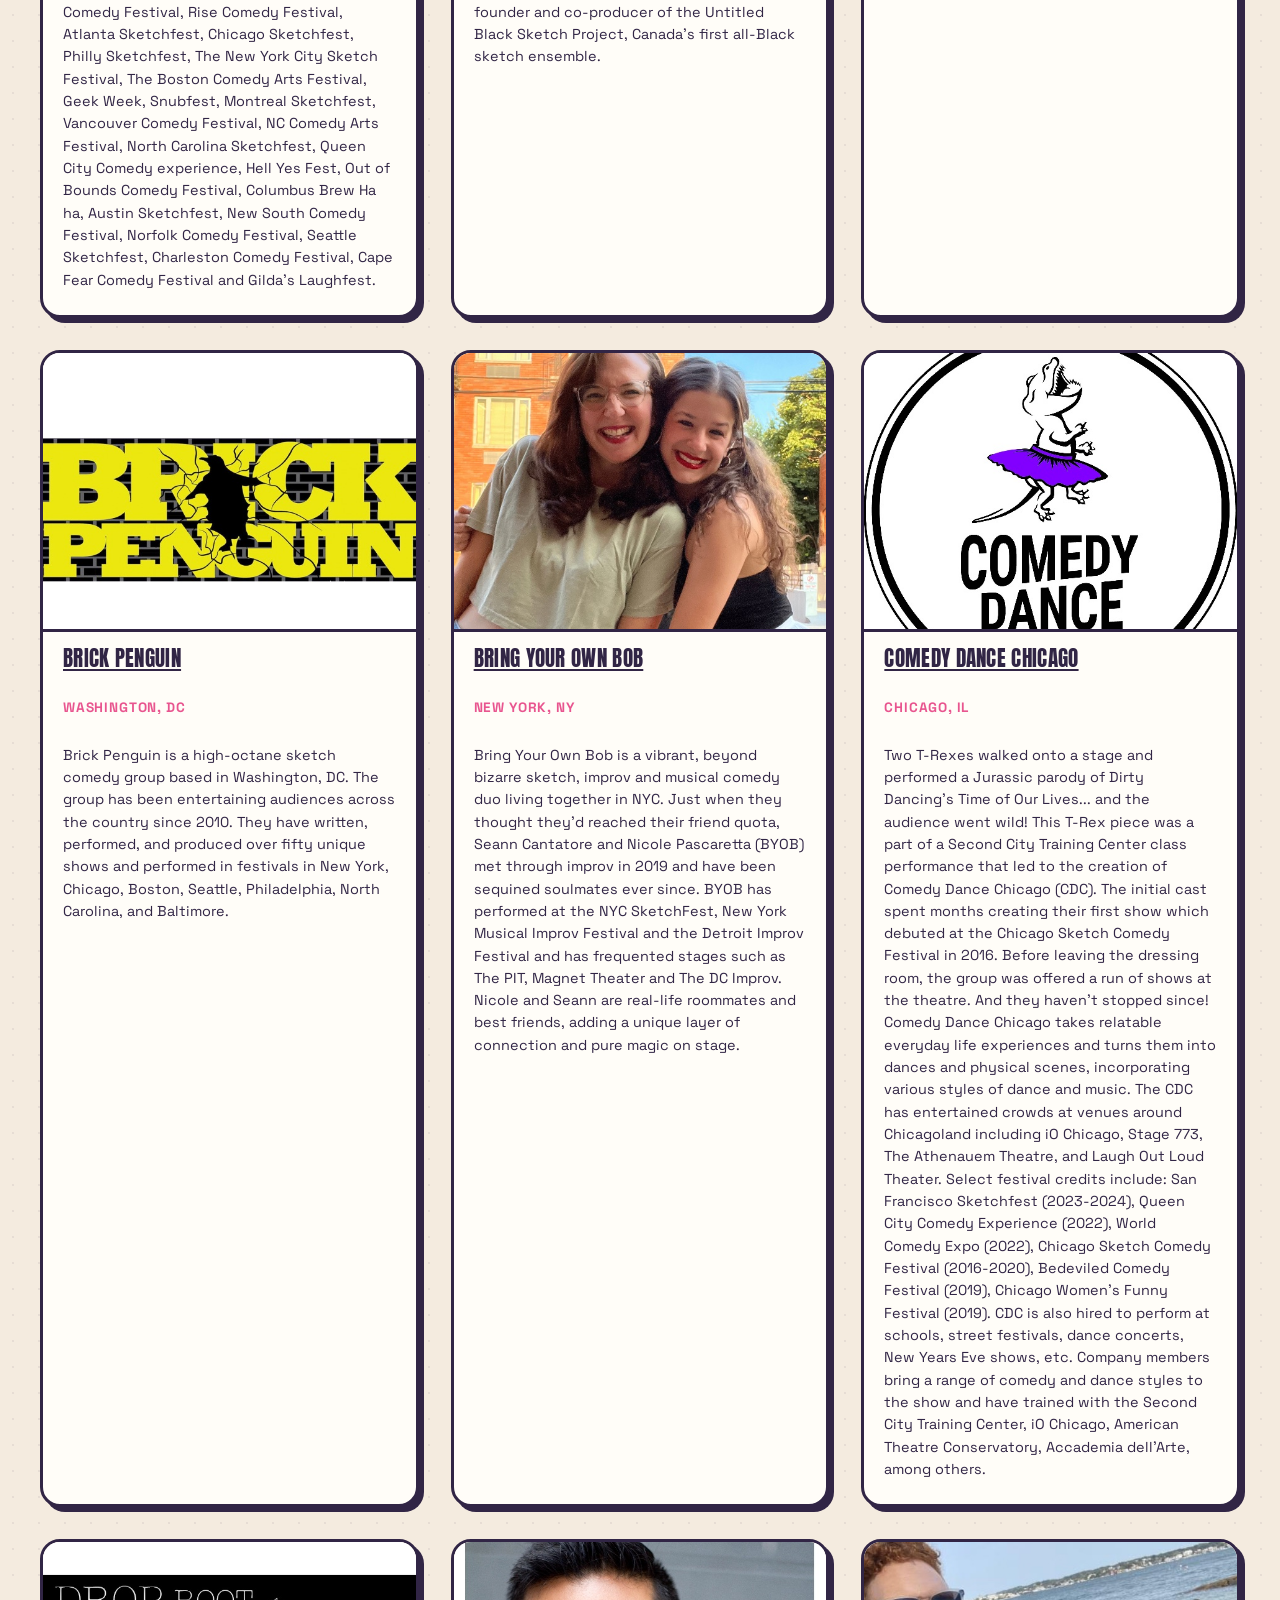
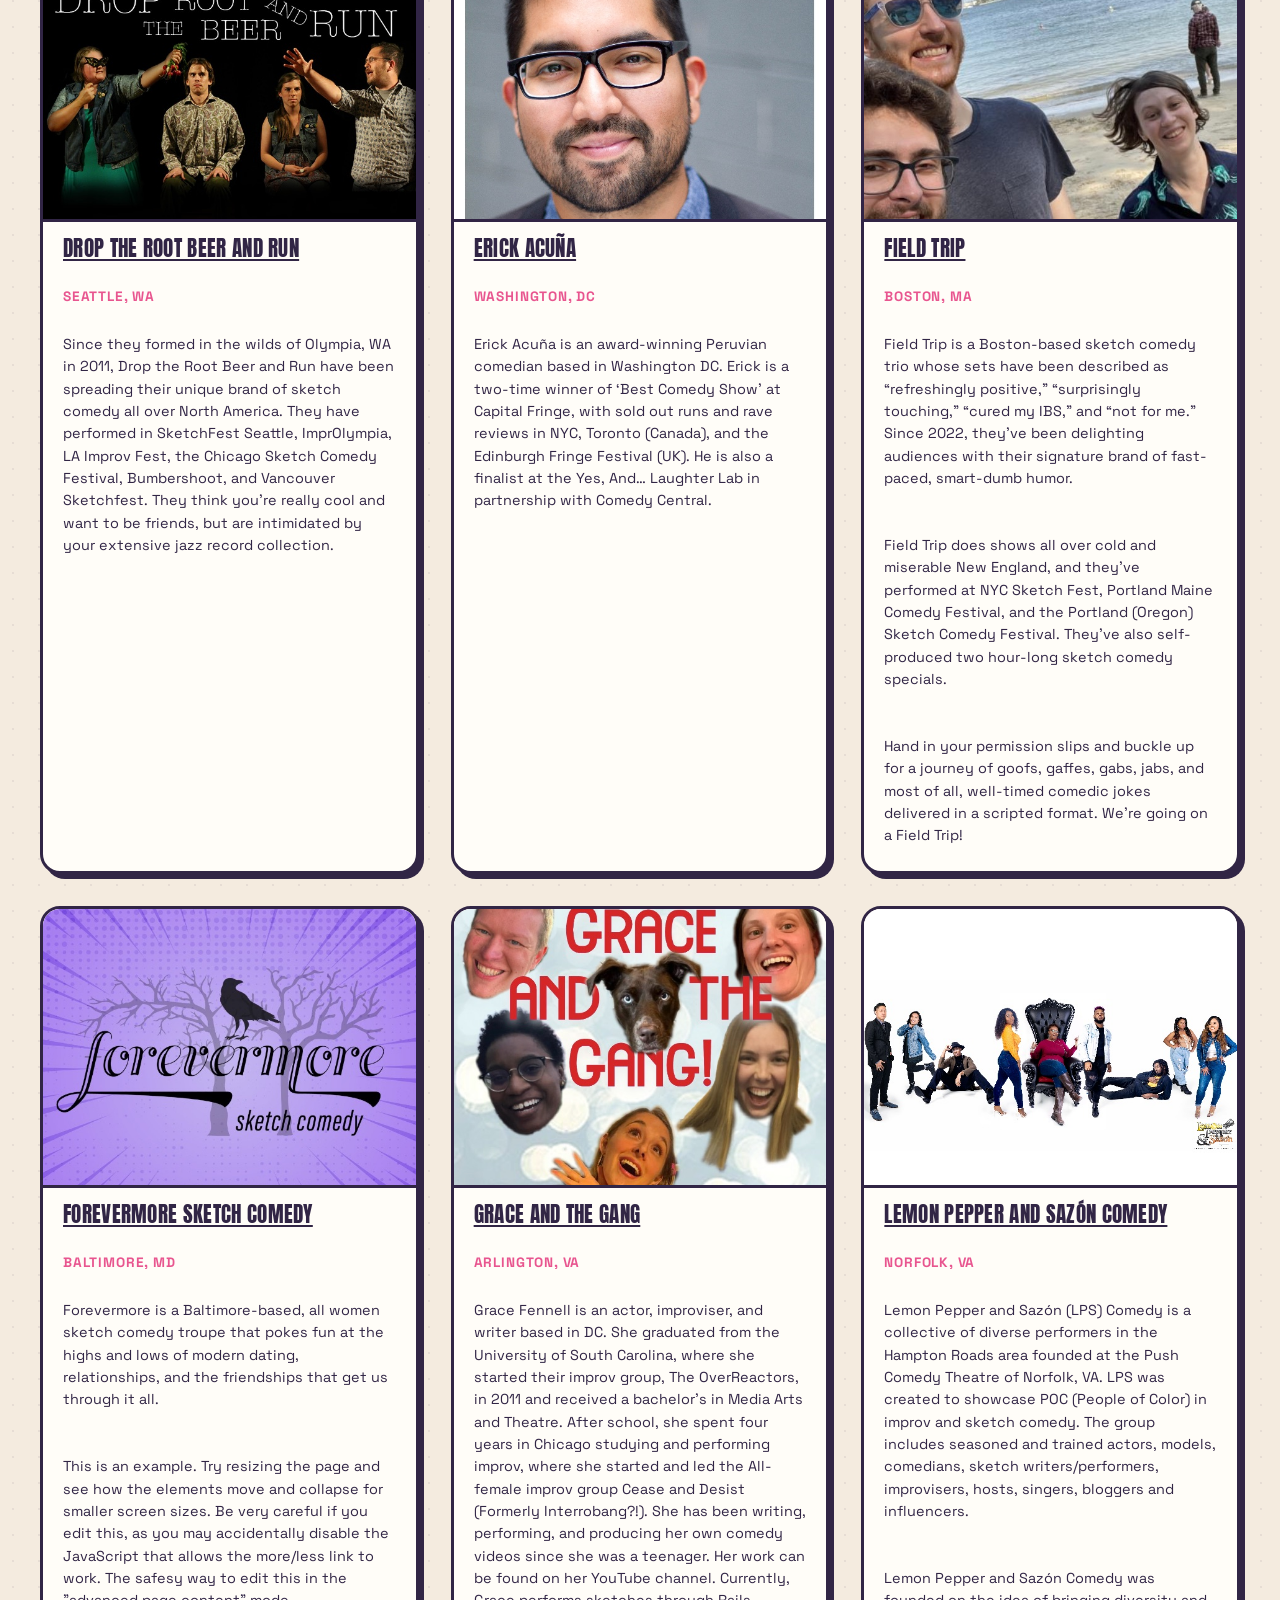
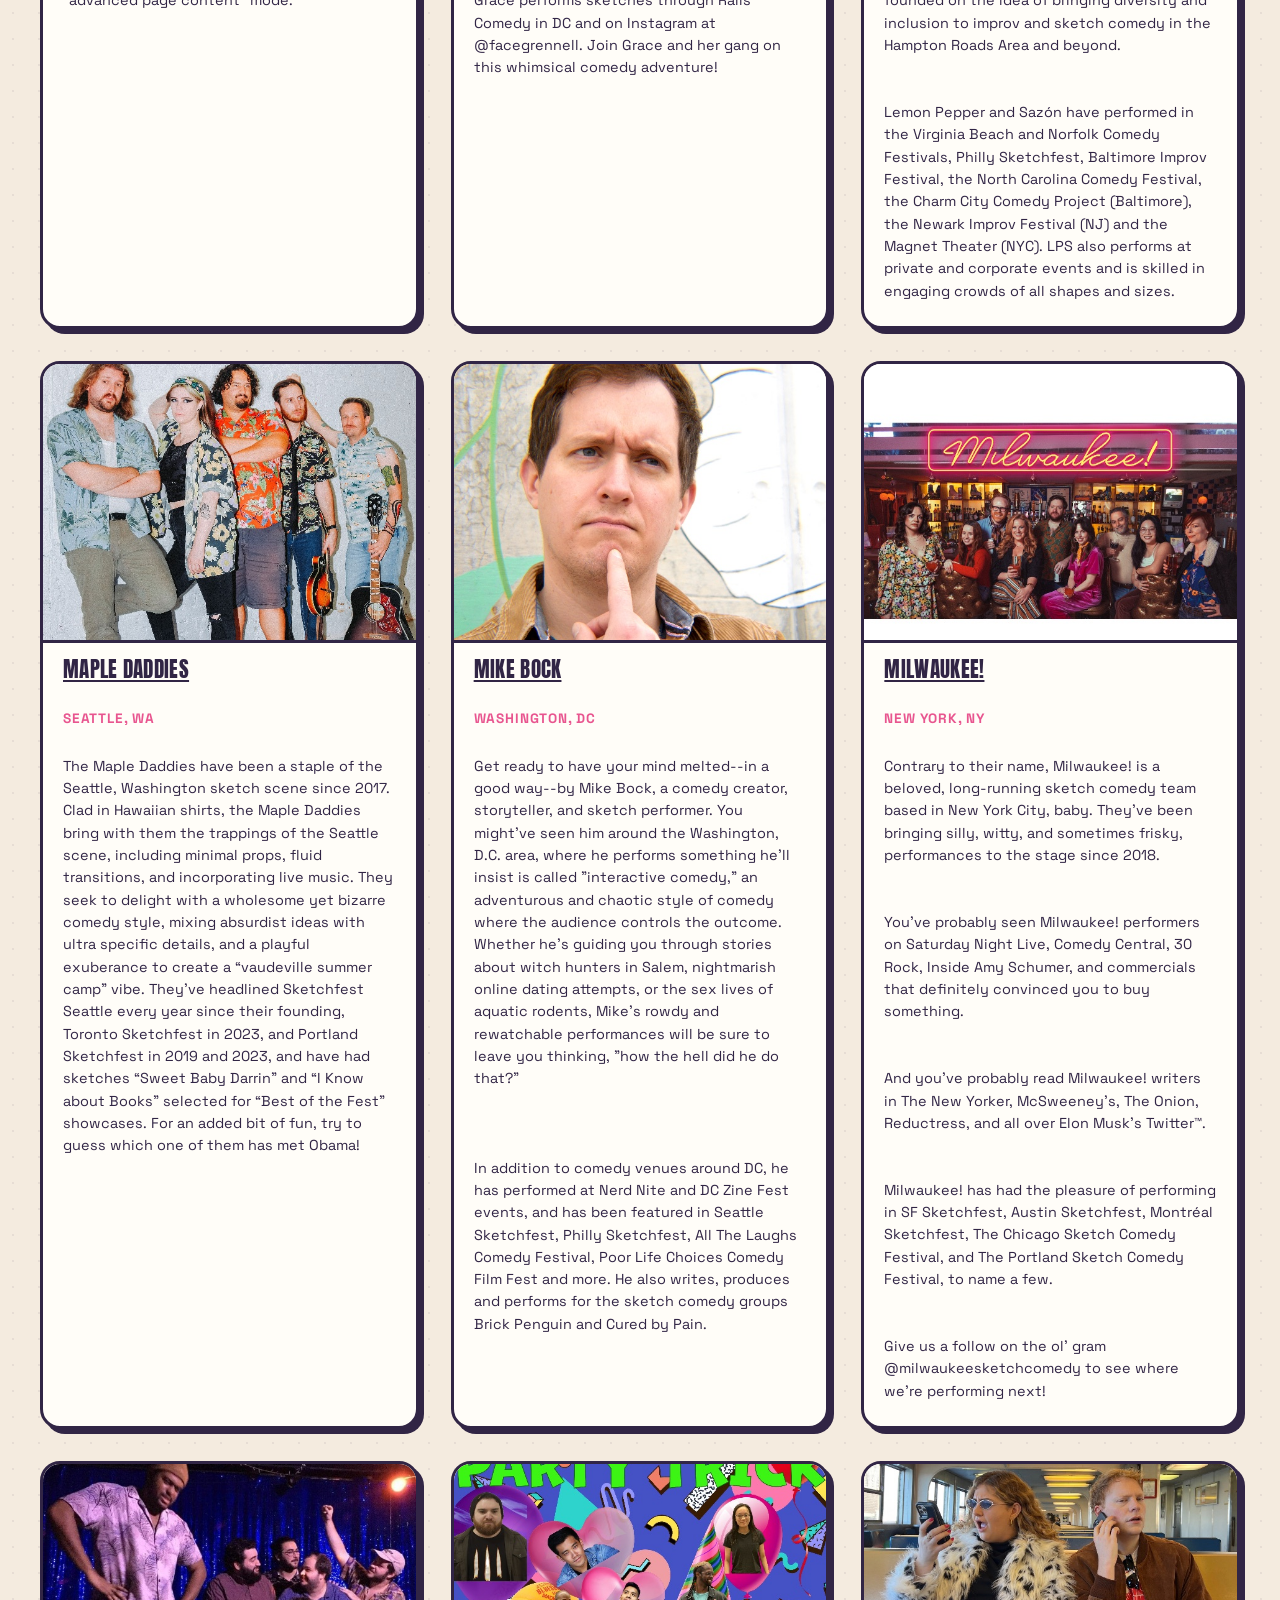
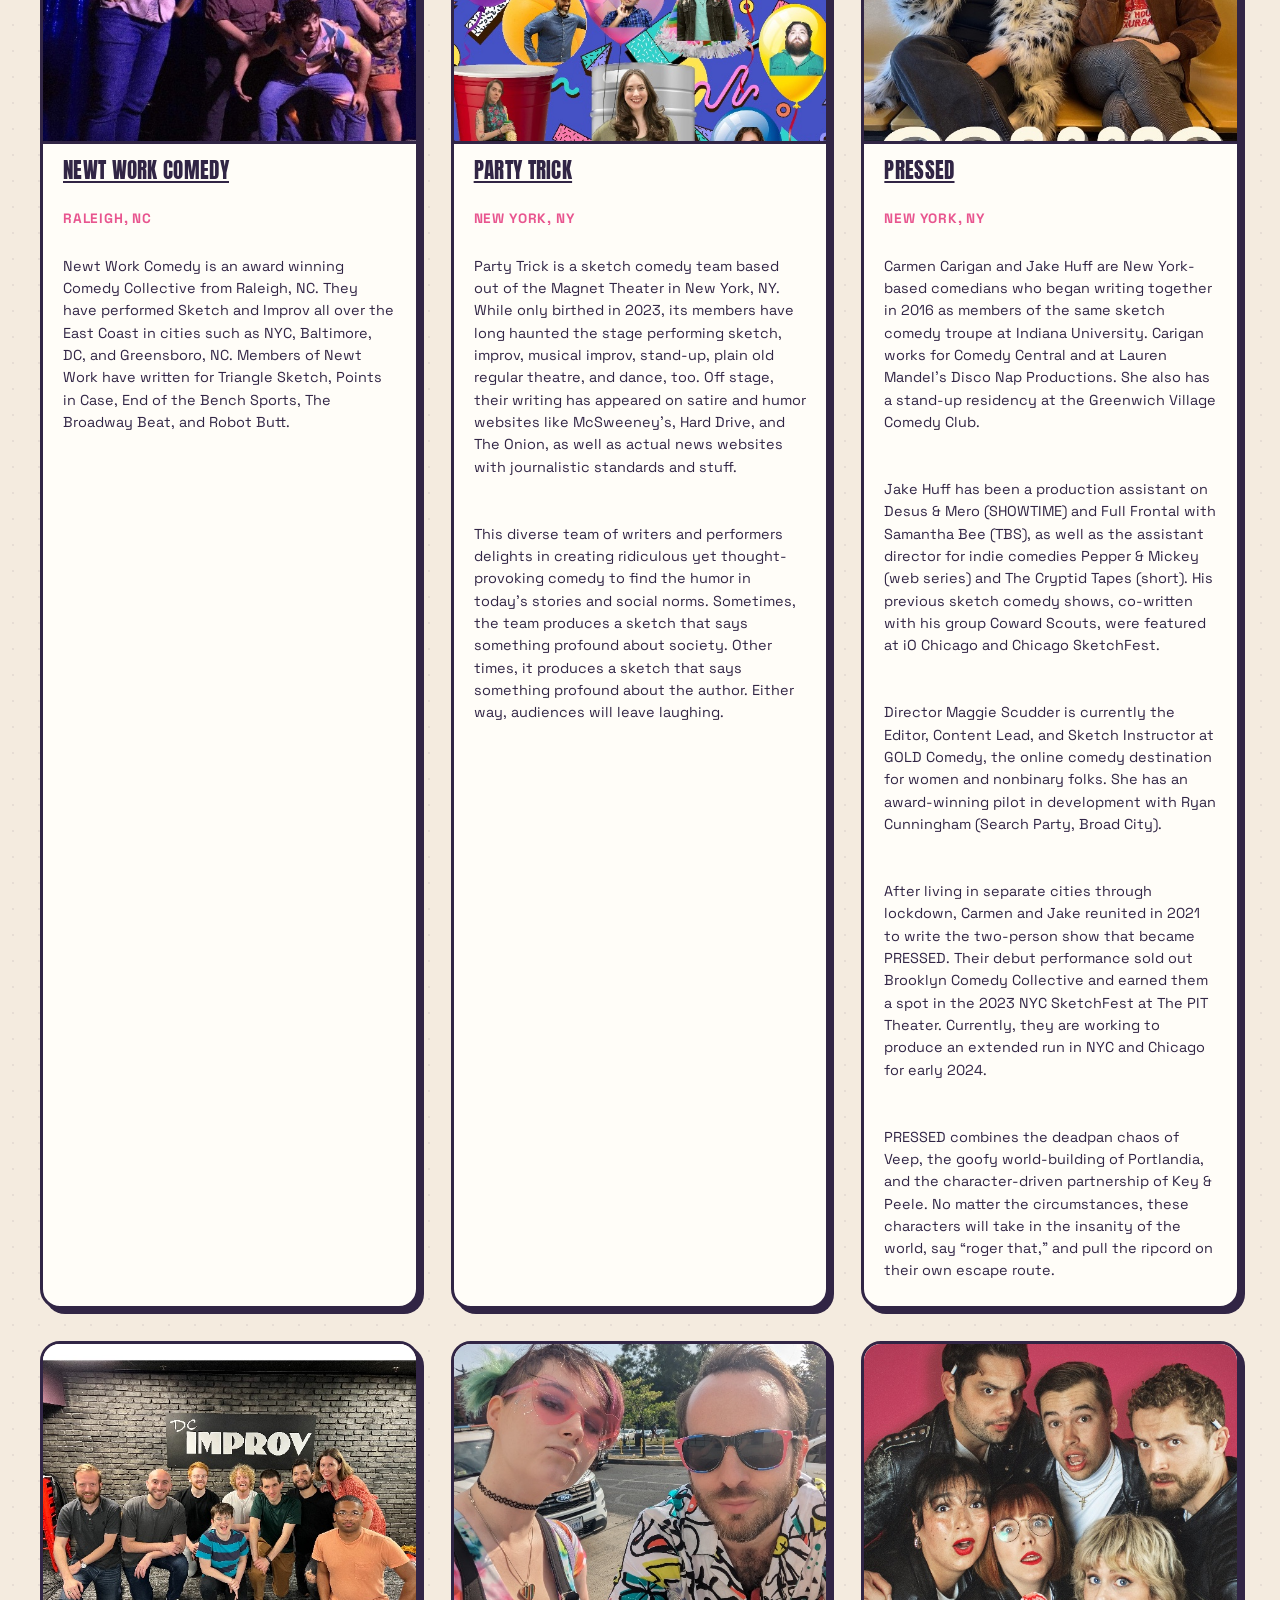
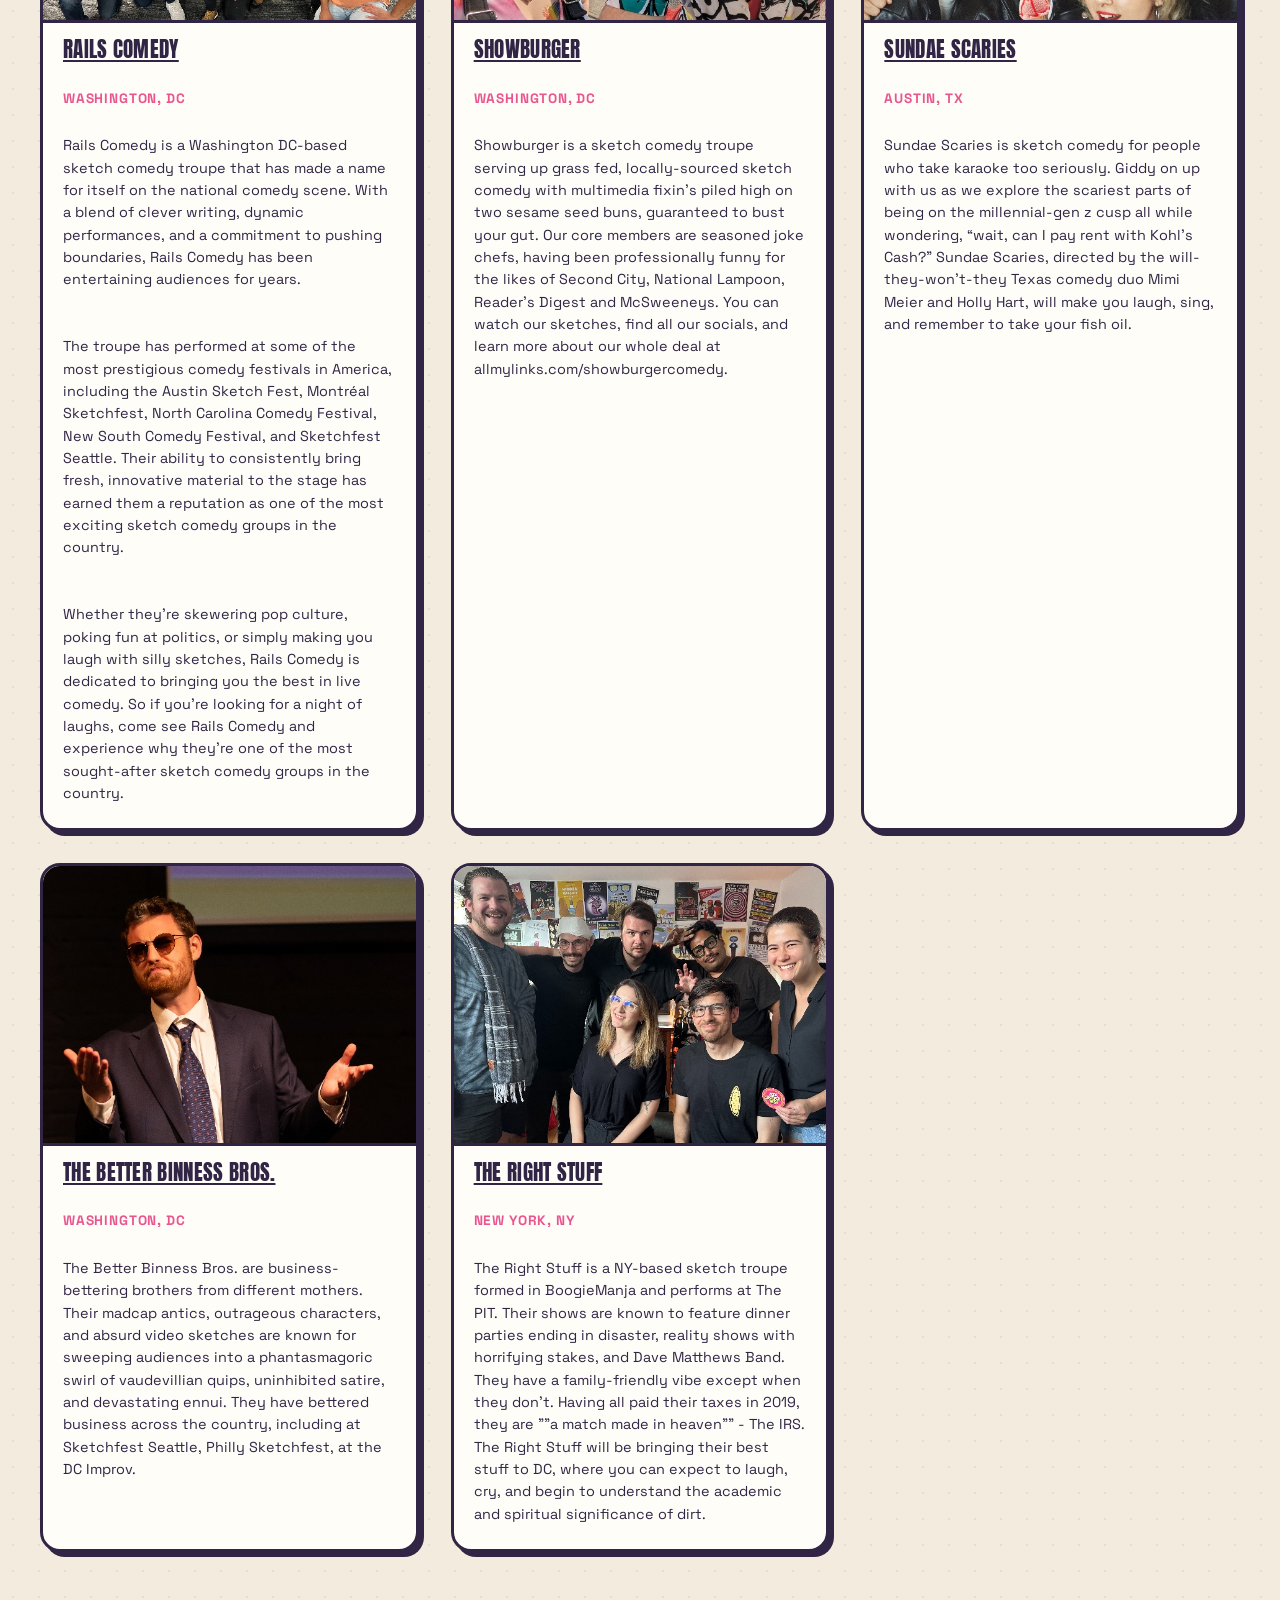
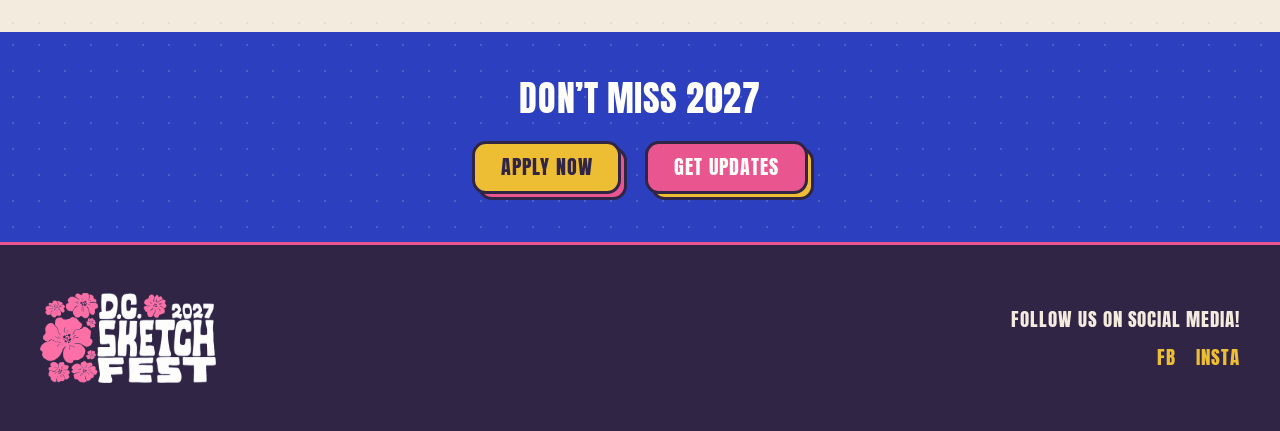
<file: performers-2024/index.html>
<!DOCTYPE html>
<html lang="en">
<head>
<meta charset="utf-8">
<meta name="viewport" content="width=device-width, initial-scale=1">
<title>2024 Lineup - DC Sketchfest</title>
<meta name="description" content="The 23 sketch comedy teams who performed at DC Sketchfest 2024.">

<meta property="og:type" content="website">
<meta property="og:url" content="https://dcsketchfest.com/performers-2024/">
<meta property="og:title" content="2024 Lineup - DC Sketchfest">
<meta property="og:description" content="The 23 sketch comedy teams who performed at DC Sketchfest 2024.">
<meta property="og:image" content="https://dcsketchfest.com/assets/img/brand/og-image.avif">
<meta name="twitter:card" content="summary_large_image">

<link rel="canonical" href="https://dcsketchfest.com/performers-2024/">
<link rel="icon" href="/assets/img/brand/favicon.svg" type="image/svg+xml">
<link rel="icon" href="/assets/img/brand/favicon-32.png" sizes="32x32">
<link rel="apple-touch-icon" href="/assets/img/brand/favicon-256.png">

<link rel="preconnect" href="https://fonts.googleapis.com">
<link rel="preconnect" href="https://fonts.gstatic.com" crossorigin>
<link href="https://fonts.googleapis.com/css2?family=Anton&family=Space+Grotesk:wght@400;500;600;700&display=swap" rel="stylesheet">
<link rel="stylesheet" href="/assets/css/style.css">
</head>
<body>
<a class="skip-link" href="#lineup">Skip to the lineup</a>

<header class="navbar">
  <div class="nav-inner">
    <div class="nav-bar">
      <a href="/" class="brand" aria-label="DC Sketchfest home"><img class="brand-logo" src="/assets/img/brand/logo-2027.png" alt="DC Sketchfest 2027" width="1000" height="523"></a>

      <nav id="nav-links" class="nav-links" aria-label="Main">
        <a class="nav-link" href="/#about-section">2027</a>
        <a class="nav-link" href="/apply/">Apply</a>
        <a class="nav-link" href="/volunteer/">Volunteer</a>
        <a class="nav-link" href="/performers-2026/" aria-current="page">Past Lineups</a>
        <a class="nav-link" href="/photos/">Photos</a>
        <a class="nav-link" href="/#faq-section">FAQ</a>
        <a class="nav-link" href="mailto:admin@dcsketchfest.com?subject=Question">Contact</a>
        <a class="nav-link nav-donate-mobile" href="https://givebutter.com/dcsketchfest2027">Donate</a>
      </nav>

      <a class="btn nav-donate-desktop" href="https://givebutter.com/dcsketchfest2027"><span>Donate</span></a>

      <button class="nav-toggle" type="button" aria-expanded="false" aria-controls="nav-links" aria-label="Menu">
        <span></span><span></span><span></span>
      </button>
    </div>
  </div>
</header>

<main>
<section class="section lineup-hero">
  <div class="pad pad-sm">
    <div class="container">
      <h1 class="h-lg text-white">2024 <span class="text-yellow">Performers</span></h1>
      <p class="body-copy text-white" style="margin-top:1rem">23 teams &middot; March 20–23, 2024 &middot; The DC Improv and The DC Arts Center</p>

      <nav class="year-switch" aria-label="Festival year">
        <a class="year-link" href="/performers-2026/">2026</a>
        <a class="year-link" href="/performers-2025/">2025</a>
        <a class="year-link is-current" href="/performers-2024/" aria-current="page">2024</a>
      </nav>

      <p class="archive-note">DC Sketchfest returns March 31&ndash;April 3, 2027 &mdash; four nights of sketch comedy at MILKCRATE and Sitar Arts Center. <a href="/apply/">Applications are open</a> through December 13.</p>
    </div>
  </div>
</section>

<section id="lineup" class="section lineup-section">
  <div class="pad pad-md">
    <div class="container">
      <div class="performer-grid">
        <article class="performer-card">
          <img src="/assets/img/performers-2024/a-j-schraeder-regrets-everything.jpg" alt="A.J. Schraeder Regrets Everything promotional image" loading="lazy" width="400" height="300">
          <div class="performer-card__body">
            <h2 class="performer-card__name"><a href="https://instagram.com/UnstoppableFailure" target="_blank" rel="noopener">A.J. Schraeder Regrets Everything</a></h2>
            <p class="performer-card__city">Greensboro, NC</p>
            <p class="performer-card__blurb">A.J. started his professional comedy journey with the Idiot Box Comedy club in 2004. Since that time, he has toured sketch comedy shows at colleges across the country, been invited to comedy festivals across North America, and sold commercial ideas and content to brands around the world. A.J. is a previous winner of one of North Carolina’s largest solo comedy competitions, “The Ultimate Comic Challenge” and his shows have been awarded the title of Best in Fest at the Columbus Brew HaHa and Atlanta Sketchfest. His performance at SF Sketchfest was reviewed by Julie Lawless of rhum.org as “ridiculously hilarious”. He is also a 2-time winner of Charlotte’s 48 Hour Film Project and his videos have amassed over a million views on the short-form video platform Rizzle. In the commercial world, he has worked with major brands such as Doritos, Legos, and Anheuser-Busch InBev. His list of festival credits include SF Sketchfest, Toronto Sketchfest, The North Carolina Comedy Festival, Flyover Comedy Festival, Rise Comedy Festival, Atlanta Sketchfest, Chicago Sketchfest, Philly Sketchfest, The New York City Sketch Festival, The Boston Comedy Arts Festival, Geek Week, Snubfest, Montreal Sketchfest, Vancouver Comedy Festival, NC Comedy Arts Festival, North Carolina Sketchfest, Queen City Comedy experience, Hell Yes Fest, Out of Bounds Comedy Festival, Columbus Brew Ha ha, Austin Sketchfest, New South Comedy Festival, Norfolk Comedy Festival, Seattle Sketchfest, Charleston Comedy Festival, Cape Fear Comedy Festival and Gilda’s Laughfest.</p>
          </div>
        </article>
        <article class="performer-card">
          <img src="/assets/img/performers-2024/ajahnis-charley.jpg" alt="Ajahnis Charley promotional image" loading="lazy" width="400" height="300">
          <div class="performer-card__body">
            <h2 class="performer-card__name"><a href="https://instagram.com/ajahnischarley" target="_blank" rel="noopener">Ajahnis Charley</a></h2>
            <p class="performer-card__city">Toronto, CA</p>
            <p class="performer-card__blurb">Ajahnis Charley (they/them/that b*tch) is a Black, Non-Binary comedian and is one of the 2022 Just For Laughs’ New Faces of Comedy: Canada.<br> <br><br>They are an alum of The Second City Touring Company, and they have performed award-winning solo sketch comedy across North America, including at The Stonewall Inn as part of the New York Comedy Festival. Ajahnis was story editor on comedy series Bria Mack Gets A Life, Stay Tooned, Dirts, and they write for news satire platforms This Hour Has 22 Minutes, The Beaverton and Because News. If you hear a pun about butts in Canadian media, they likely had something to do with it.<br> <br><br>Their hit solo sketch show ‘THOTS &amp; PRAYERS’ has been performed internationally, and their 2023 sketch show ‘Wanted’ won Best of the Fest at Montreal Sketch Fest. Ajahnis is a co-founder and co-producer of the Untitled Black Sketch Project, Canada&#x27;s first all-Black sketch ensemble.</p>
          </div>
        </article>
        <article class="performer-card">
          <img src="/assets/img/performers-2024/bad-medicine.jpg" alt="Bad Medicine promotional image" loading="lazy" width="400" height="300">
          <div class="performer-card__body">
            <h2 class="performer-card__name"><a href="https://instagram.com/badmedicinedc" target="_blank" rel="noopener">Bad Medicine</a></h2>
            <p class="performer-card__city">Washington, DC</p>
            <p class="performer-card__blurb">Bad Medicine is a high energy sketch comedy troupe with a bent toward the dark, cerebral, and absurd. It&#x27;s the right amount of stupid fun. We’re a congress of friends from Washington DC doing distinctly non-political humor. We also produce and teach sketch comedy at the historic DC Improv Comedy Club and have performed at Austin Sketch Fest, Sketchfest Seattle, SF Sketchfest, and Philly Sketchfest.</p>
          </div>
        </article>
        <article class="performer-card">
          <img src="/assets/img/performers-2024/brick-penguin.jpg" alt="Brick Penguin promotional image" loading="lazy" width="400" height="300">
          <div class="performer-card__body">
            <h2 class="performer-card__name"><a href="https://instagram.com/brickpenguin" target="_blank" rel="noopener">Brick Penguin</a></h2>
            <p class="performer-card__city">Washington, DC</p>
            <p class="performer-card__blurb">Brick Penguin is a high-octane sketch comedy group based in Washington, DC. The group has been entertaining audiences across the country since 2010. They have written, performed, and produced over fifty unique shows and performed in festivals in New York, Chicago, Boston, Seattle, Philadelphia, North Carolina, and Baltimore.</p>
          </div>
        </article>
        <article class="performer-card">
          <img src="/assets/img/performers-2024/bring-your-own-bob.jpg" alt="Bring Your Own Bob promotional image" loading="lazy" width="400" height="300">
          <div class="performer-card__body">
            <h2 class="performer-card__name"><a href="https://instagram.com/bringyourown.bob" target="_blank" rel="noopener">Bring Your Own Bob</a></h2>
            <p class="performer-card__city">New York, NY</p>
            <p class="performer-card__blurb">Bring Your Own Bob is a vibrant, beyond bizarre sketch, improv and musical comedy duo living together in NYC. Just when they thought they’d reached their friend quota, Seann Cantatore and Nicole Pascaretta (BYOB) met through improv in 2019 and have been sequined soulmates ever since. BYOB has performed at the NYC SketchFest, New York Musical Improv Festival and the Detroit Improv Festival and has frequented stages such as The PIT, Magnet Theater and The DC Improv. Nicole and Seann are real-life roommates and best friends, adding a unique layer of connection and pure magic on stage.</p>
          </div>
        </article>
        <article class="performer-card">
          <img src="/assets/img/performers-2024/comedy-dance-chicago.jpg" alt="Comedy Dance Chicago promotional image" loading="lazy" width="400" height="300">
          <div class="performer-card__body">
            <h2 class="performer-card__name"><a href="https://instagram.com/comedydancechicago" target="_blank" rel="noopener">Comedy Dance Chicago</a></h2>
            <p class="performer-card__city">Chicago, IL</p>
            <p class="performer-card__blurb">Two T-Rexes walked onto a stage and performed a Jurassic parody of Dirty Dancing&#x27;s Time of Our Lives... and the audience went wild! This T-Rex piece was a part of a Second City Training Center class performance that led to the creation of Comedy Dance Chicago (CDC). The initial cast spent months creating their first show which debuted at the Chicago Sketch Comedy Festival in 2016. Before leaving the dressing room, the group was offered a run of shows at the theatre. And they haven’t stopped since! Comedy Dance Chicago takes relatable everyday life experiences and turns them into dances and physical scenes, incorporating various styles of dance and music. The CDC has entertained crowds at venues around Chicagoland including iO Chicago, Stage 773, The Athenauem Theatre, and Laugh Out Loud Theater. Select festival credits include: San Francisco Sketchfest (2023-2024), Queen City Comedy Experience (2022), World Comedy Expo (2022), Chicago Sketch Comedy Festival (2016-2020), Bedeviled Comedy Festival (2019), Chicago Women’s Funny Festival (2019). CDC is also hired to perform at schools, street festivals, dance concerts, New Years Eve shows, etc. Company members bring a range of comedy and dance styles to the show and have trained with the Second City Training Center, iO Chicago, American Theatre Conservatory, Accademia dell&#x27;Arte, among others.</p>
          </div>
        </article>
        <article class="performer-card">
          <img src="/assets/img/performers-2024/drop-the-root-beer-and-run.jpg" alt="Drop the Root Beer and Run promotional image" loading="lazy" width="400" height="300">
          <div class="performer-card__body">
            <h2 class="performer-card__name"><a href="https://instagram.com/droptherootbeer" target="_blank" rel="noopener">Drop the Root Beer and Run</a></h2>
            <p class="performer-card__city">Seattle, WA</p>
            <p class="performer-card__blurb">Since they formed in the wilds of Olympia, WA in 2011, Drop the Root Beer and Run have been spreading their unique brand of sketch comedy all over North America. They have performed in SketchFest Seattle, ImprOlympia, LA Improv Fest, the Chicago Sketch Comedy Festival, Bumbershoot, and Vancouver Sketchfest. They think you&#x27;re really cool and want to be friends, but are intimidated by your extensive jazz record collection.</p>
          </div>
        </article>
        <article class="performer-card">
          <img src="/assets/img/performers-2024/erick-acu-a.jpg" alt="Erick Acuña promotional image" loading="lazy" width="400" height="300">
          <div class="performer-card__body">
            <h2 class="performer-card__name"><a href="https://instagram.com/erickacuna1" target="_blank" rel="noopener">Erick Acuña</a></h2>
            <p class="performer-card__city">Washington, DC</p>
            <p class="performer-card__blurb">Erick Acuña is an award-winning Peruvian comedian based in Washington DC. Erick is a two-time winner of ‘Best Comedy Show’ at Capital Fringe, with sold out runs and rave reviews in NYC, Toronto (Canada), and the Edinburgh Fringe Festival (UK). He is also a finalist at the Yes, And… Laughter Lab in partnership with Comedy Central.</p>
          </div>
        </article>
        <article class="performer-card">
          <img src="/assets/img/performers-2024/field-trip.jpg" alt="Field Trip promotional image" loading="lazy" width="400" height="300">
          <div class="performer-card__body">
            <h2 class="performer-card__name"><a href="https://instagram.com/FieldTripSketch" target="_blank" rel="noopener">Field Trip</a></h2>
            <p class="performer-card__city">Boston, MA</p>
            <p class="performer-card__blurb">Field Trip is a Boston-based sketch comedy trio whose sets have been described as “refreshingly positive,” “surprisingly touching,” “cured my IBS,” and “not for me.” Since 2022, they’ve been delighting audiences with their signature brand of fast-paced, smart-dumb humor.<br> <br><br>Field Trip does shows all over cold and miserable New England, and they’ve performed at NYC Sketch Fest, Portland Maine Comedy Festival, and the Portland (Oregon) Sketch Comedy Festival. They’ve also self-produced two hour-long sketch comedy specials.<br> <br><br>Hand in your permission slips and buckle up for a journey of goofs, gaffes, gabs, jabs, and most of all, well-timed comedic jokes delivered in a scripted format. We&#x27;re going on a Field Trip!</p>
          </div>
        </article>
        <article class="performer-card">
          <img src="/assets/img/performers-2024/forevermore-sketch-comedy.jpg" alt="Forevermore Sketch Comedy promotional image" loading="lazy" width="400" height="300">
          <div class="performer-card__body">
            <h2 class="performer-card__name"><a href="https://instagram.com/FieldTripSketch" target="_blank" rel="noopener">Forevermore Sketch Comedy</a></h2>
            <p class="performer-card__city">Baltimore, MD</p>
            <p class="performer-card__blurb">Forevermore is a Baltimore-based, all women sketch comedy troupe that pokes fun at the highs and lows of modern dating, relationships, and the friendships that get us through it all.<br><br> <br>This is an example. Try resizing the page and see how the elements move and collapse for smaller screen sizes. Be very careful if you edit this, as you may accidentally disable the JavaScript that allows the more/less link to work. The safesy way to edit this in the &quot;advanced page content&quot; mode.</p>
          </div>
        </article>
        <article class="performer-card">
          <img src="/assets/img/performers-2024/grace-and-the-gang.jpg" alt="Grace and The Gang promotional image" loading="lazy" width="400" height="300">
          <div class="performer-card__body">
            <h2 class="performer-card__name"><a href="https://instagram.com/facegrennell" target="_blank" rel="noopener">Grace and The Gang</a></h2>
            <p class="performer-card__city">Arlington, VA</p>
            <p class="performer-card__blurb">Grace Fennell is an actor, improviser, and writer based in DC. She graduated from the University of South Carolina, where she started their improv group, The OverReactors, in 2011 and received a bachelor&#x27;s in Media Arts and Theatre. After school, she spent four years in Chicago studying and performing improv, where she started and led the All-female improv group Cease and Desist (Formerly Interrobang?!). She has been writing, performing, and producing her own comedy videos since she was a teenager. Her work can be found on her YouTube channel. Currently, Grace performs sketches through Rails Comedy in DC and on Instagram at @facegrennell. Join Grace and her gang on this whimsical comedy adventure!</p>
          </div>
        </article>
        <article class="performer-card">
          <img src="/assets/img/performers-2024/lemon-pepper-and-saz-n-comedy.jpg" alt="Lemon Pepper and Sazón Comedy promotional image" loading="lazy" width="400" height="300">
          <div class="performer-card__body">
            <h2 class="performer-card__name"><a href="https://instagram.com/lpscomedy757" target="_blank" rel="noopener">Lemon Pepper and Sazón Comedy</a></h2>
            <p class="performer-card__city">Norfolk, VA</p>
            <p class="performer-card__blurb">Lemon Pepper and Sazón (LPS) Comedy is a collective of diverse performers in the Hampton Roads area founded at the Push Comedy Theatre of Norfolk, VA. LPS was created to showcase POC (People of Color) in improv and sketch comedy. The group includes seasoned and trained actors, models, comedians, sketch writers/performers, improvisers, hosts, singers, bloggers and influencers. <br> <br><br>Lemon Pepper and Sazón Comedy was founded on the idea of bringing diversity and inclusion to improv and sketch comedy in the Hampton Roads Area and beyond.<br> <br><br>Lemon Pepper and Sazón have performed in the Virginia Beach and Norfolk Comedy Festivals, Philly Sketchfest, Baltimore Improv Festival, the North Carolina Comedy Festival, the Charm City Comedy Project (Baltimore), the Newark Improv Festival (NJ) and the Magnet Theater (NYC). LPS also performs at private and corporate events and is skilled in engaging crowds of all shapes and sizes.</p>
          </div>
        </article>
        <article class="performer-card">
          <img src="/assets/img/performers-2024/maple-daddies.jpg" alt="Maple Daddies promotional image" loading="lazy" width="400" height="300">
          <div class="performer-card__body">
            <h2 class="performer-card__name"><a href="https://instagram.com/mapledaddies" target="_blank" rel="noopener">Maple Daddies</a></h2>
            <p class="performer-card__city">Seattle, WA</p>
            <p class="performer-card__blurb">The Maple Daddies have been a staple of the Seattle, Washington sketch scene since 2017. Clad in Hawaiian shirts, the Maple Daddies bring with them the trappings of the Seattle scene, including minimal props, fluid transitions, and incorporating live music. They seek to delight with a wholesome yet bizarre comedy style, mixing absurdist ideas with ultra specific details, and a playful exuberance to create a “vaudeville summer camp” vibe. They’ve headlined Sketchfest Seattle every year since their founding, Toronto Sketchfest in 2023, and Portland Sketchfest in 2019 and 2023, and have had sketches “Sweet Baby Darrin” and “I Know about Books” selected for “Best of the Fest” showcases. For an added bit of fun, try to guess which one of them has met Obama!</p>
          </div>
        </article>
        <article class="performer-card">
          <img src="/assets/img/performers-2024/mike-bock.jpg" alt="Mike Bock promotional image" loading="lazy" width="400" height="300">
          <div class="performer-card__body">
            <h2 class="performer-card__name"><a href="https://instagram.com/bockmj" target="_blank" rel="noopener">Mike Bock</a></h2>
            <p class="performer-card__city">Washington, DC</p>
            <p class="performer-card__blurb">Get ready to have your mind melted--in a good way--by Mike Bock, a comedy creator, storyteller, and sketch performer. You might&#x27;ve seen him around the Washington, D.C. area, where he performs something he&#x27;ll insist is called &quot;interactive comedy,&quot; an adventurous and chaotic style of comedy where the audience controls the outcome. Whether he&#x27;s guiding you through stories about witch hunters in Salem, nightmarish online dating attempts, or the sex lives of aquatic rodents, Mike&#x27;s rowdy and rewatchable performances will be sure to leave you thinking, &quot;how the hell did he do that?&quot;<br><br><br><br>In addition to comedy venues around DC, he has performed at Nerd Nite and DC Zine Fest events, and has been featured in Seattle Sketchfest, Philly Sketchfest, All The Laughs Comedy Festival, Poor Life Choices Comedy Film Fest and more. He also writes, produces and performs for the sketch comedy groups Brick Penguin and Cured by Pain.</p>
          </div>
        </article>
        <article class="performer-card">
          <img src="/assets/img/performers-2024/milwaukee.jpg" alt="Milwaukee! promotional image" loading="lazy" width="400" height="300">
          <div class="performer-card__body">
            <h2 class="performer-card__name"><a href="https://instagram.com/milwaukeesketchcomedy" target="_blank" rel="noopener">Milwaukee!</a></h2>
            <p class="performer-card__city">New York, NY</p>
            <p class="performer-card__blurb">Contrary to their name, Milwaukee! is a beloved, long-running sketch comedy team based in New York City, baby. They’ve been bringing silly, witty, and sometimes frisky, performances to the stage since 2018.<br> <br><br>You’ve probably seen Milwaukee! performers on Saturday Night Live, Comedy Central, 30 Rock, Inside Amy Schumer, and commercials that definitely convinced you to buy something.<br> <br><br>And you’ve probably read Milwaukee! writers in The New Yorker, McSweeney’s, The Onion, Reductress, and all over Elon Musk’s Twitter™.<br> <br><br>Milwaukee! has had the pleasure of performing in SF Sketchfest, Austin Sketchfest, Montréal Sketchfest, The Chicago Sketch Comedy Festival, and The Portland Sketch Comedy Festival, to name a few.<br> <br><br>Give us a follow on the ol’ gram @milwaukeesketchcomedy to see where we’re performing next!</p>
          </div>
        </article>
        <article class="performer-card">
          <img src="/assets/img/performers-2024/newt-work-comedy.jpg" alt="Newt Work Comedy promotional image" loading="lazy" width="400" height="300">
          <div class="performer-card__body">
            <h2 class="performer-card__name"><a href="https://instagram.com/newt.work" target="_blank" rel="noopener">Newt Work Comedy</a></h2>
            <p class="performer-card__city">Raleigh, NC</p>
            <p class="performer-card__blurb">Newt Work Comedy is an award winning Comedy Collective from Raleigh, NC. They have performed Sketch and Improv all over the East Coast in cities such as NYC, Baltimore, DC, and Greensboro, NC. Members of Newt Work have written for Triangle Sketch, Points in Case, End of the Bench Sports, The Broadway Beat, and Robot Butt.</p>
          </div>
        </article>
        <article class="performer-card">
          <img src="/assets/img/performers-2024/party-trick.jpg" alt="Party Trick promotional image" loading="lazy" width="400" height="300">
          <div class="performer-card__body">
            <h2 class="performer-card__name"><a href="https://instagram.com/partytrick_sketch" target="_blank" rel="noopener">Party Trick</a></h2>
            <p class="performer-card__city">New York, NY</p>
            <p class="performer-card__blurb">Party Trick is a sketch comedy team based out of the Magnet Theater in New York, NY. While only birthed in 2023, its members have long haunted the stage performing sketch, improv, musical improv, stand-up, plain old regular theatre, and dance, too. Off stage, their writing has appeared on satire and humor websites like McSweeney’s, Hard Drive, and The Onion, as well as actual news websites with journalistic standards and stuff.<br> <br><br>This diverse team of writers and performers delights in creating ridiculous yet thought-provoking comedy to find the humor in today’s stories and social norms. Sometimes, the team produces a sketch that says something profound about society. Other times, it produces a sketch that says something profound about the author. Either way, audiences will leave laughing.</p>
          </div>
        </article>
        <article class="performer-card">
          <img src="/assets/img/performers-2024/pressed.jpg" alt="PRESSED promotional image" loading="lazy" width="400" height="300">
          <div class="performer-card__body">
            <h2 class="performer-card__name"><a href="https://instagram.com/pressed.lol" target="_blank" rel="noopener">PRESSED</a></h2>
            <p class="performer-card__city">New York, NY</p>
            <p class="performer-card__blurb">Carmen Carigan and Jake Huff are New York-based comedians who began writing together in 2016 as members of the same sketch comedy troupe at Indiana University. Carigan works for Comedy Central and at Lauren Mandel’s Disco Nap Productions. She also has a stand-up residency at the Greenwich Village Comedy Club.<br> <br><br>Jake Huff has been a production assistant on Desus &amp; Mero (SHOWTIME) and Full Frontal with Samantha Bee (TBS), as well as the assistant director for indie comedies Pepper &amp; Mickey (web series) and The Cryptid Tapes (short). His previous sketch comedy shows, co-written with his group Coward Scouts, were featured at iO Chicago and Chicago SketchFest.<br> <br><br>Director Maggie Scudder is currently the Editor, Content Lead, and Sketch Instructor at GOLD Comedy, the online comedy destination for women and nonbinary folks. She has an award-winning pilot in development with Ryan Cunningham (Search Party, Broad City).<br> <br><br>After living in separate cities through lockdown, Carmen and Jake reunited in 2021 to write the two-person show that became PRESSED. Their debut performance sold out Brooklyn Comedy Collective and earned them a spot in the 2023 NYC SketchFest at The PIT Theater. Currently, they are working to produce an extended run in NYC and Chicago for early 2024.<br> <br><br>PRESSED combines the deadpan chaos of Veep, the goofy world-building of Portlandia, and the character-driven partnership of Key &amp; Peele. No matter the circumstances, these characters will take in the insanity of the world, say “roger that,” and pull the ripcord on their own escape route.</p>
          </div>
        </article>
        <article class="performer-card">
          <img src="/assets/img/performers-2024/rails-comedy.jpg" alt="Rails Comedy promotional image" loading="lazy" width="400" height="300">
          <div class="performer-card__body">
            <h2 class="performer-card__name"><a href="https://instagram.com/railscomedy" target="_blank" rel="noopener">Rails Comedy</a></h2>
            <p class="performer-card__city">Washington, DC</p>
            <p class="performer-card__blurb">Rails Comedy is a Washington DC-based sketch comedy troupe that has made a name for itself on the national comedy scene. With a blend of clever writing, dynamic performances, and a commitment to pushing boundaries, Rails Comedy has been entertaining audiences for years.<br> <br><br>The troupe has performed at some of the most prestigious comedy festivals in America, including the Austin Sketch Fest, Montréal Sketchfest, North Carolina Comedy Festival, New South Comedy Festival, and Sketchfest Seattle. Their ability to consistently bring fresh, innovative material to the stage has earned them a reputation as one of the most exciting sketch comedy groups in the country.<br> <br><br>Whether they&#x27;re skewering pop culture, poking fun at politics, or simply making you laugh with silly sketches, Rails Comedy is dedicated to bringing you the best in live comedy. So if you&#x27;re looking for a night of laughs, come see Rails Comedy and experience why they&#x27;re one of the most sought-after sketch comedy groups in the country.</p>
          </div>
        </article>
        <article class="performer-card">
          <img src="/assets/img/performers-2024/showburger.jpg" alt="Showburger promotional image" loading="lazy" width="400" height="300">
          <div class="performer-card__body">
            <h2 class="performer-card__name"><a href="https://instagram.com/showburgercomedy" target="_blank" rel="noopener">Showburger</a></h2>
            <p class="performer-card__city">Washington, DC</p>
            <p class="performer-card__blurb">Showburger is a sketch comedy troupe serving up grass fed, locally-sourced sketch comedy with multimedia fixin’s piled high on two sesame seed buns, guaranteed to bust your gut. Our core members are seasoned joke chefs, having been professionally funny for the likes of Second City, National Lampoon, Reader&#x27;s Digest and McSweeneys. You can watch our sketches, find all our socials, and learn more about our whole deal at allmylinks.com/showburgercomedy.</p>
          </div>
        </article>
        <article class="performer-card">
          <img src="/assets/img/performers-2024/sundae-scaries.jpg" alt="Sundae Scaries promotional image" loading="lazy" width="400" height="300">
          <div class="performer-card__body">
            <h2 class="performer-card__name"><a href="https://instagram.com/sundaescariescomedy" target="_blank" rel="noopener">Sundae Scaries</a></h2>
            <p class="performer-card__city">Austin, TX</p>
            <p class="performer-card__blurb">Sundae Scaries is sketch comedy for people who take karaoke too seriously. Giddy on up with us as we explore the scariest parts of being on the millennial-gen z cusp all while wondering, “wait, can I pay rent with Kohl’s Cash?” Sundae Scaries, directed by the will-they-won’t-they Texas comedy duo Mimi Meier and Holly Hart, will make you laugh, sing, and remember to take your fish oil.</p>
          </div>
        </article>
        <article class="performer-card">
          <img src="/assets/img/performers-2024/the-better-binness-bros.jpg" alt="The Better Binness Bros. promotional image" loading="lazy" width="400" height="300">
          <div class="performer-card__body">
            <h2 class="performer-card__name"><a href="https://instagram.com/the_better_binness_bros" target="_blank" rel="noopener">The Better Binness Bros.</a></h2>
            <p class="performer-card__city">Washington, DC</p>
            <p class="performer-card__blurb">The Better Binness Bros. are business-bettering brothers from different mothers. Their madcap antics, outrageous characters, and absurd video sketches are known for sweeping audiences into a phantasmagoric swirl of vaudevillian quips, uninhibited satire, and devastating ennui. They have bettered business across the country, including at Sketchfest Seattle, Philly Sketchfest, at the DC Improv.</p>
          </div>
        </article>
        <article class="performer-card">
          <img src="/assets/img/performers-2024/the-right-stuff.jpg" alt="The Right Stuff promotional image" loading="lazy" width="400" height="300">
          <div class="performer-card__body">
            <h2 class="performer-card__name"><a href="https://instagram.com/TheRightStuff_NYC" target="_blank" rel="noopener">The Right Stuff</a></h2>
            <p class="performer-card__city">New York, NY</p>
            <p class="performer-card__blurb">The Right Stuff is a NY-based sketch troupe formed in BoogieManja and performs at The PIT. Their shows are known to feature dinner parties ending in disaster, reality shows with horrifying stakes, and Dave Matthews Band. They have a family-friendly vibe except when they don&#x27;t. Having all paid their taxes in 2019, they are &quot;&quot;a match made in heaven&quot;&quot; - The IRS. The Right Stuff will be bringing their best stuff to DC, where you can expect to laugh, cry, and begin to understand the academic and spiritual significance of dirt.</p>
          </div>
        </article>
      </div>
    </div>
  </div>
</section>

<section class="section section--teal">
  <div class="pad pad-sm">
    <div class="container text-center">
      <h2 class="h-sm text-white">Don&rsquo;t miss 2027</h2>
      <div class="btn-row" style="margin-top:1.5rem">
        <a class="btn btn--yellow" href="/apply/"><span>Apply Now</span></a>
        <a class="btn btn--purple" href="/#newsletter-section"><span>Get Updates</span></a>
      </div>
    </div>
  </div>
</section>
</main>

<footer class="footer">
  <div class="pad pad-sm">
    <div class="container footer-wrapper">
      <a class="footer-logo" href="/" title="Homepage"><img class="brand-logo brand-logo--light" src="/assets/img/brand/logo-2027-light.png" alt="DC Sketchfest 2027" width="1000" height="511"></a>
      <div class="footer-social">
        <div class="join-us">Follow us on social media!</div>
        <div class="social-links">
          <a href="https://facebook.com/dcsketchfest" target="_blank" rel="noopener">fb</a>
          <a href="https://instagram.com/dcsketchfest" target="_blank" rel="noopener">insta</a>
        </div>
      </div>
    </div>
  </div>
</footer>

<script src="/assets/js/main.js" defer></script>
</body>
</html>
</file>
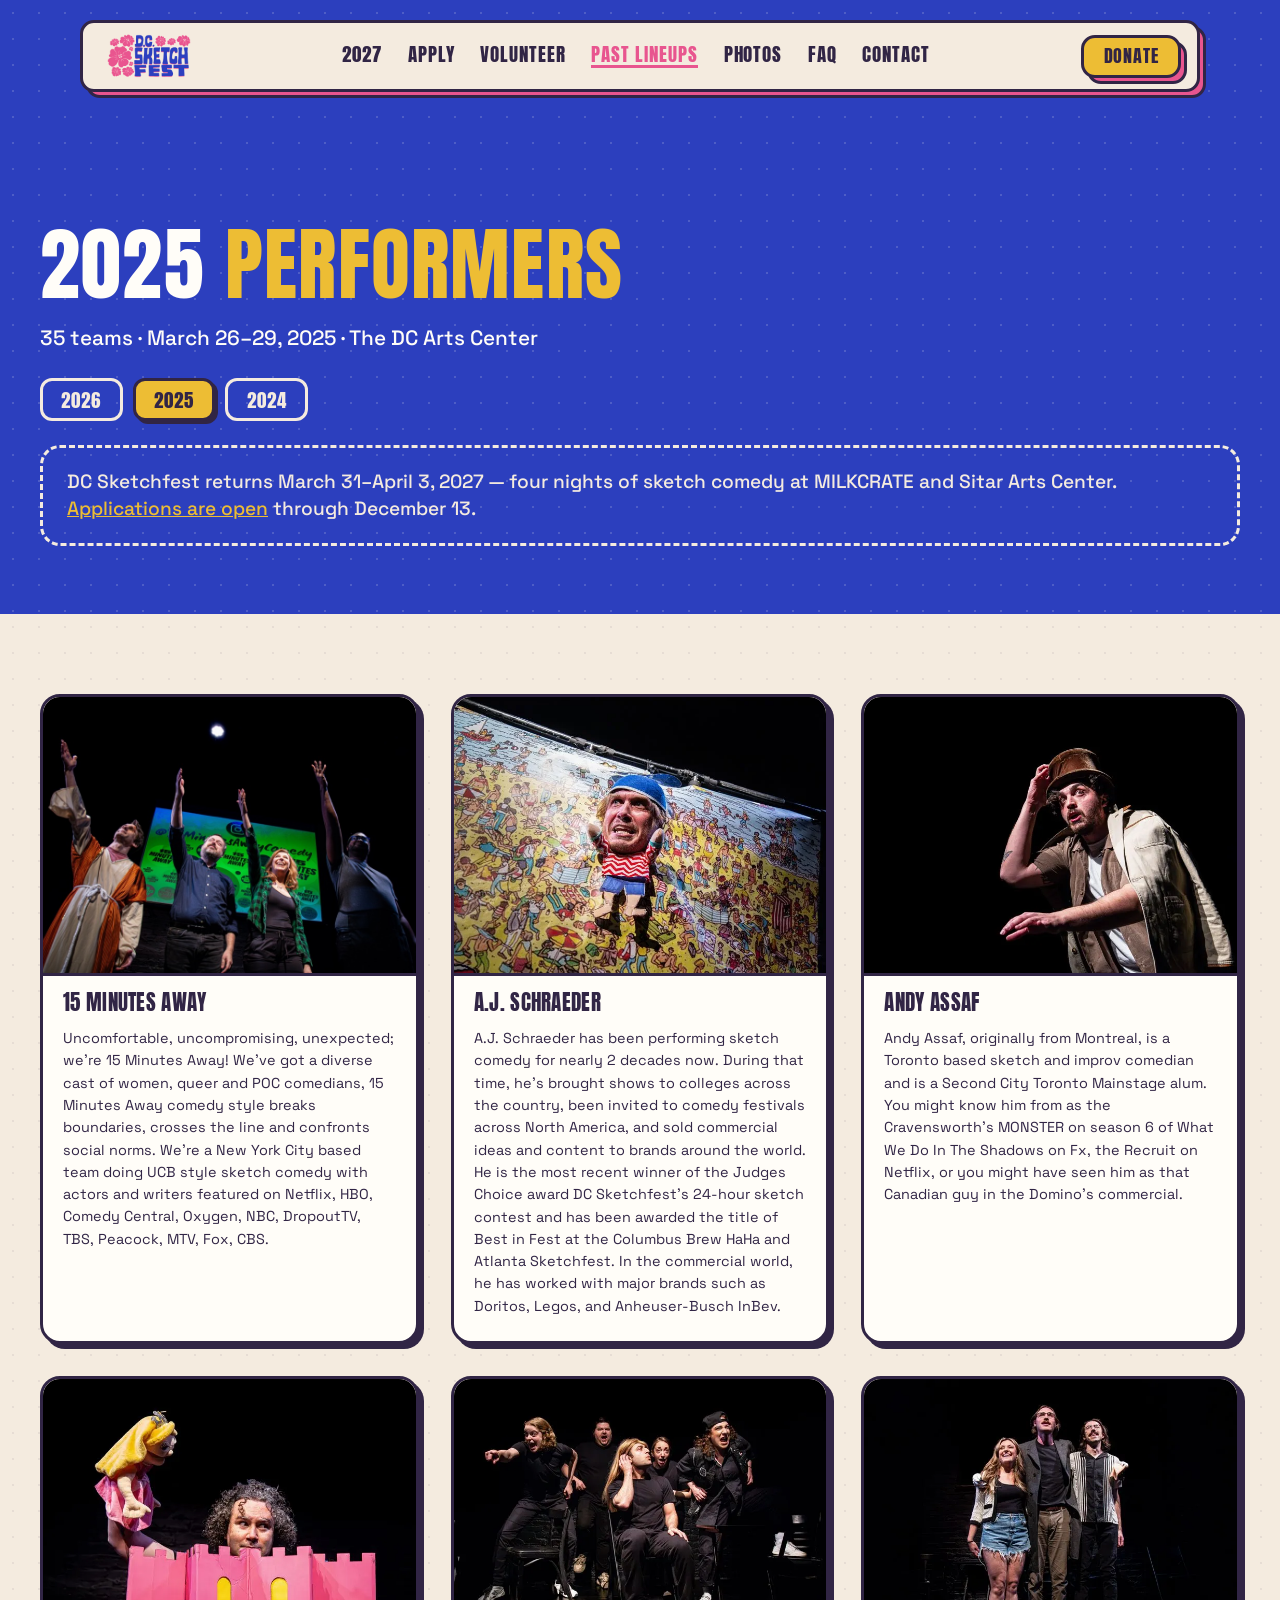
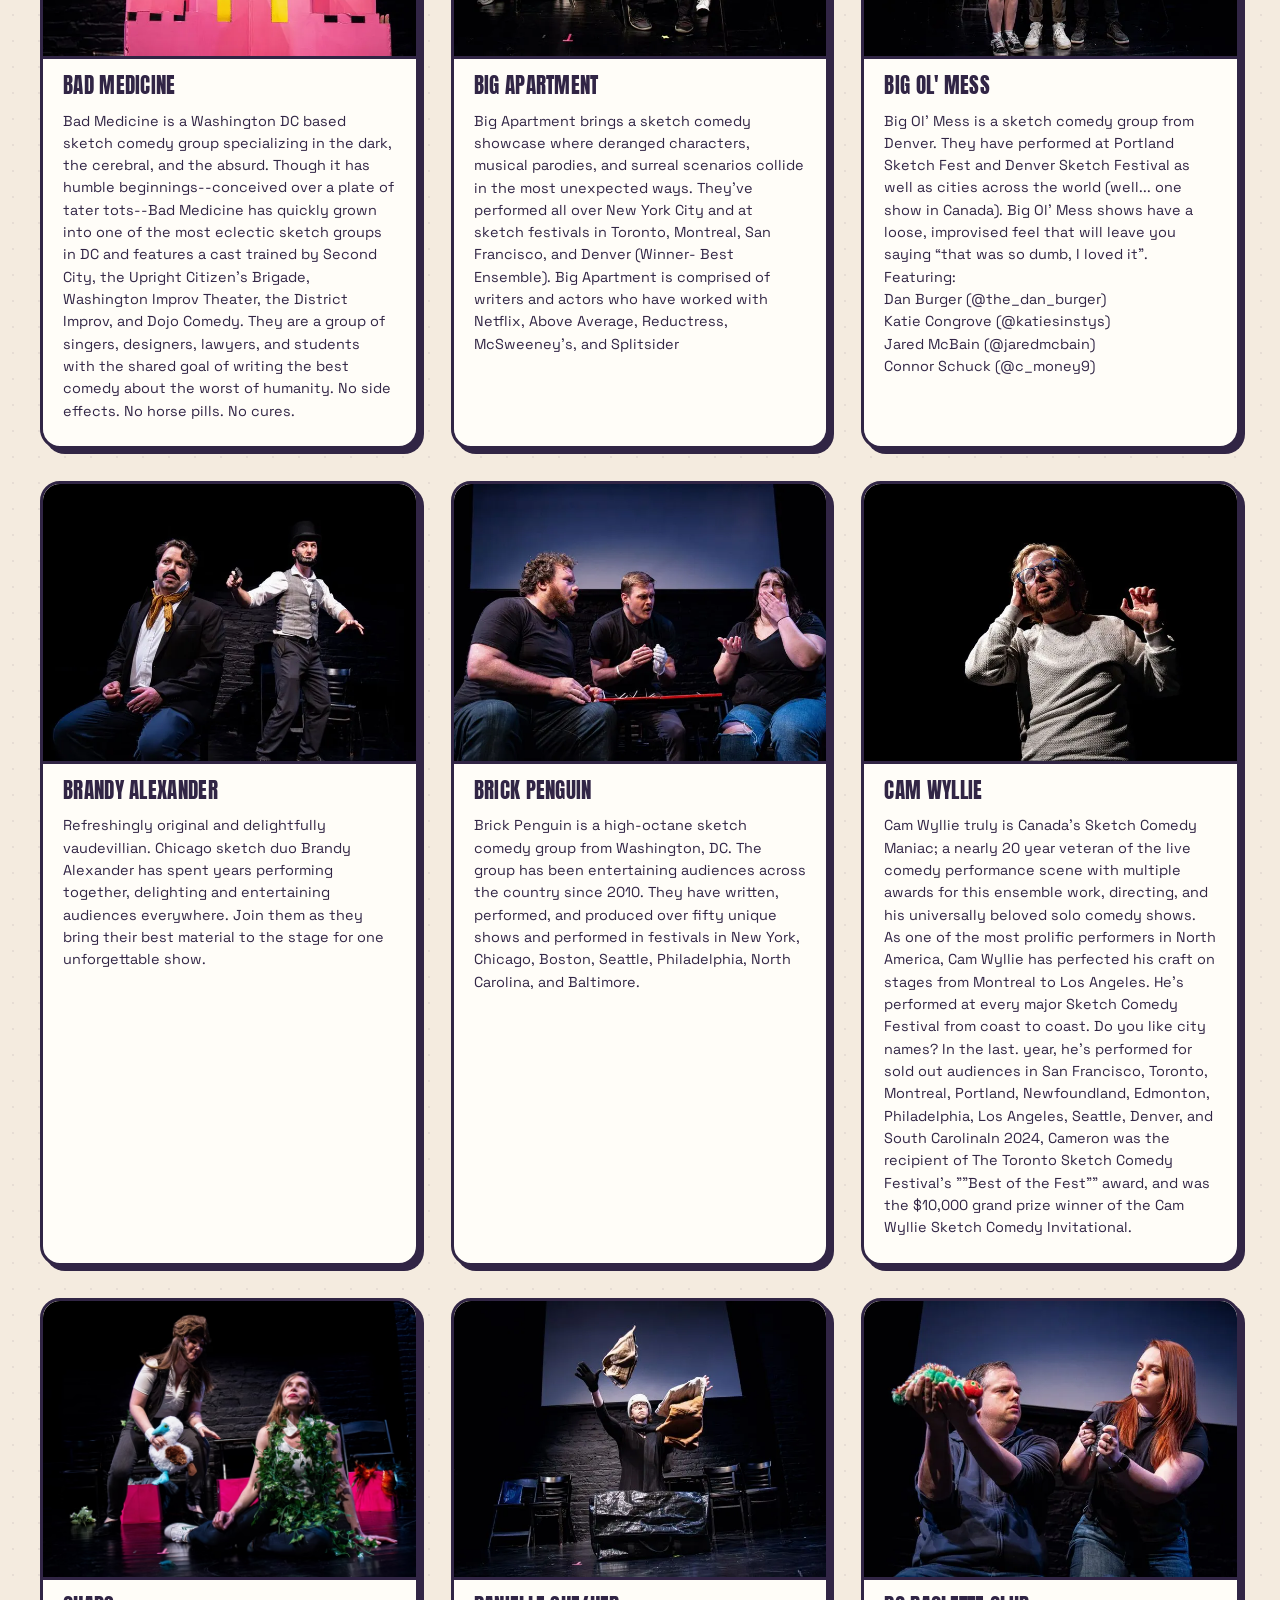
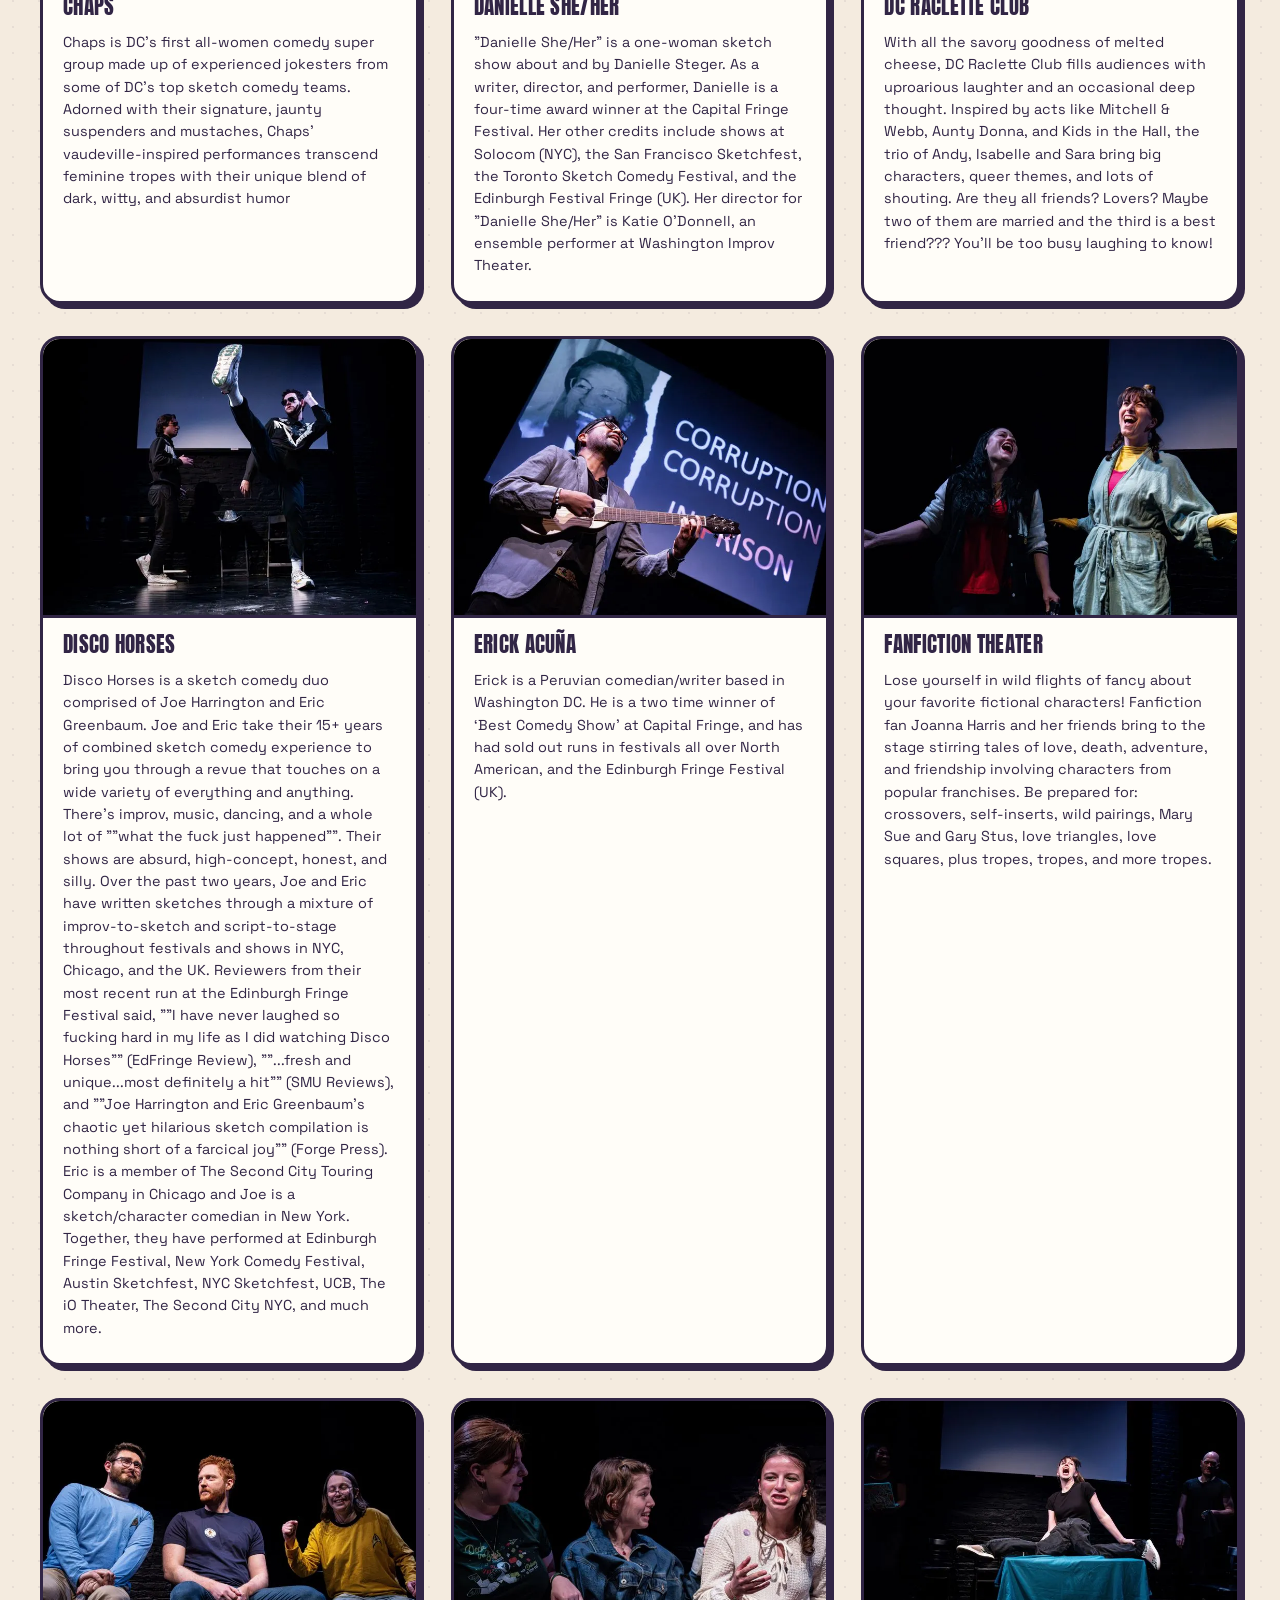
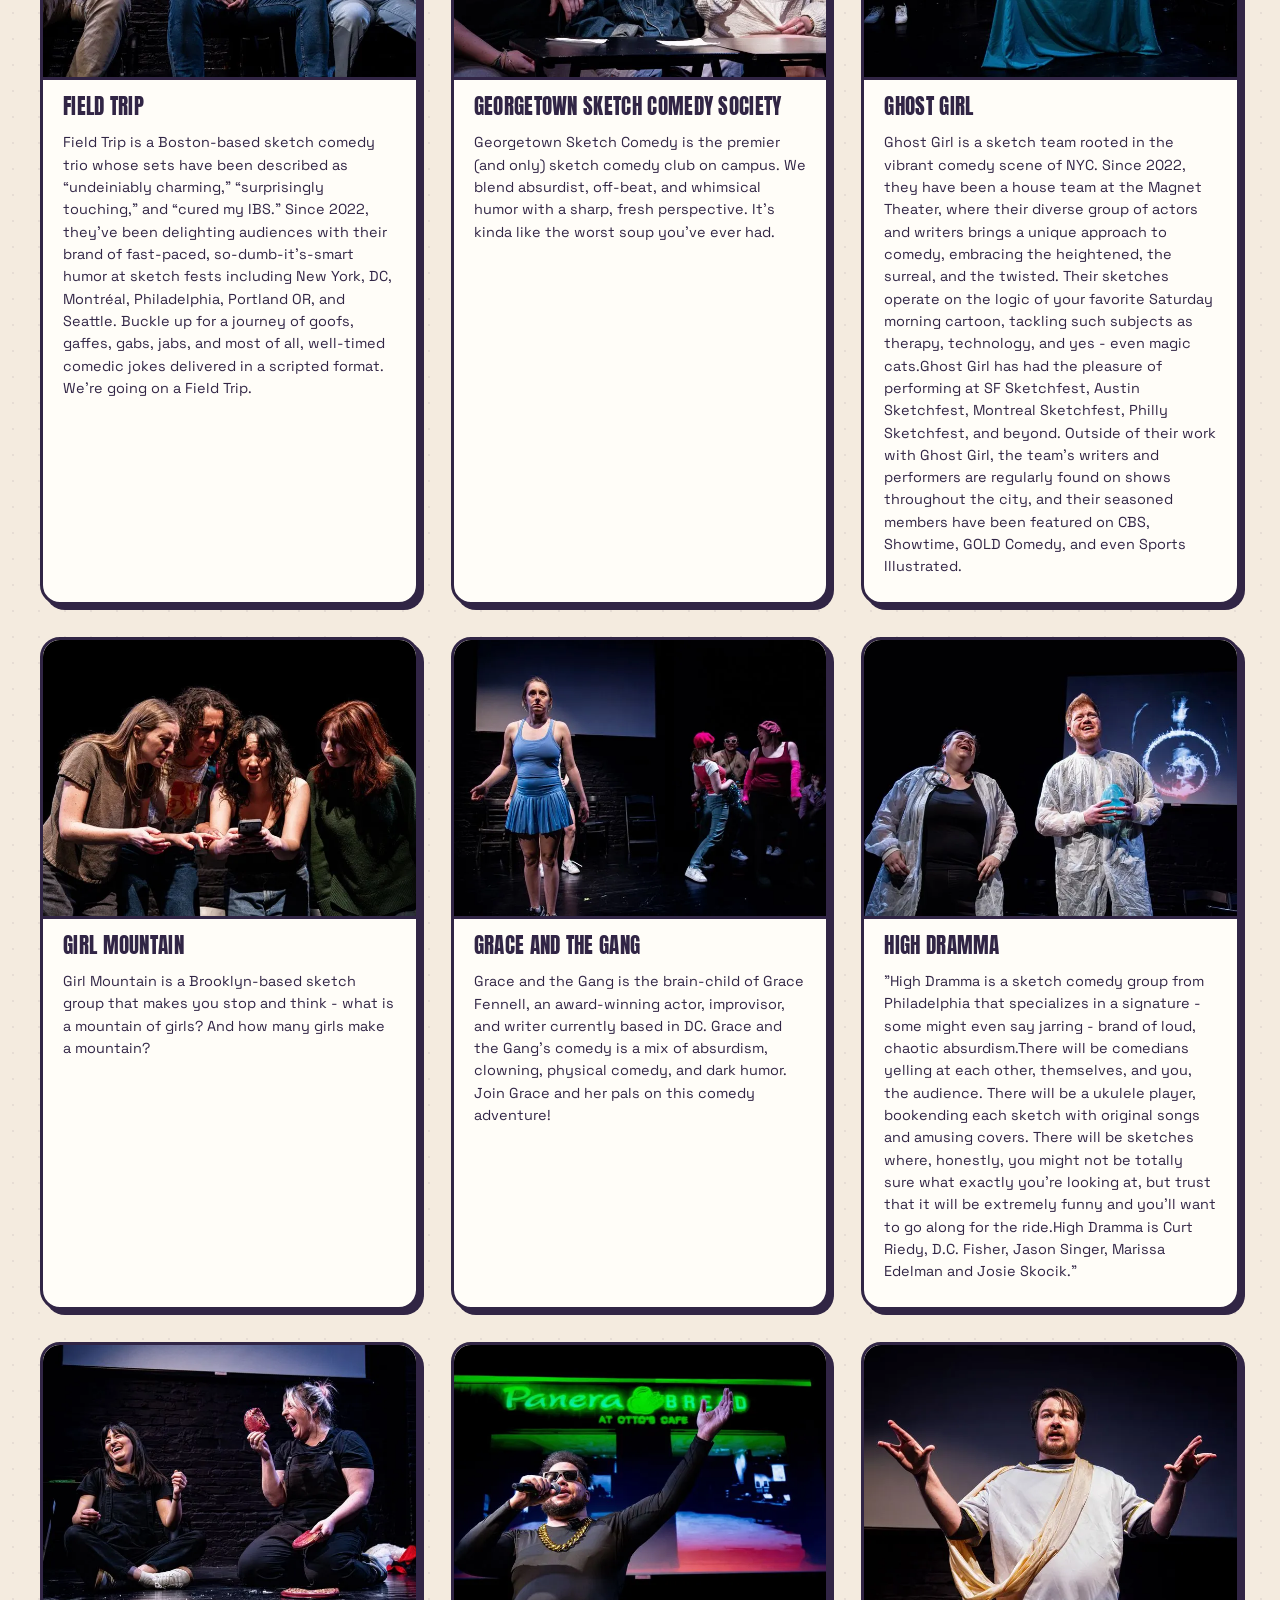
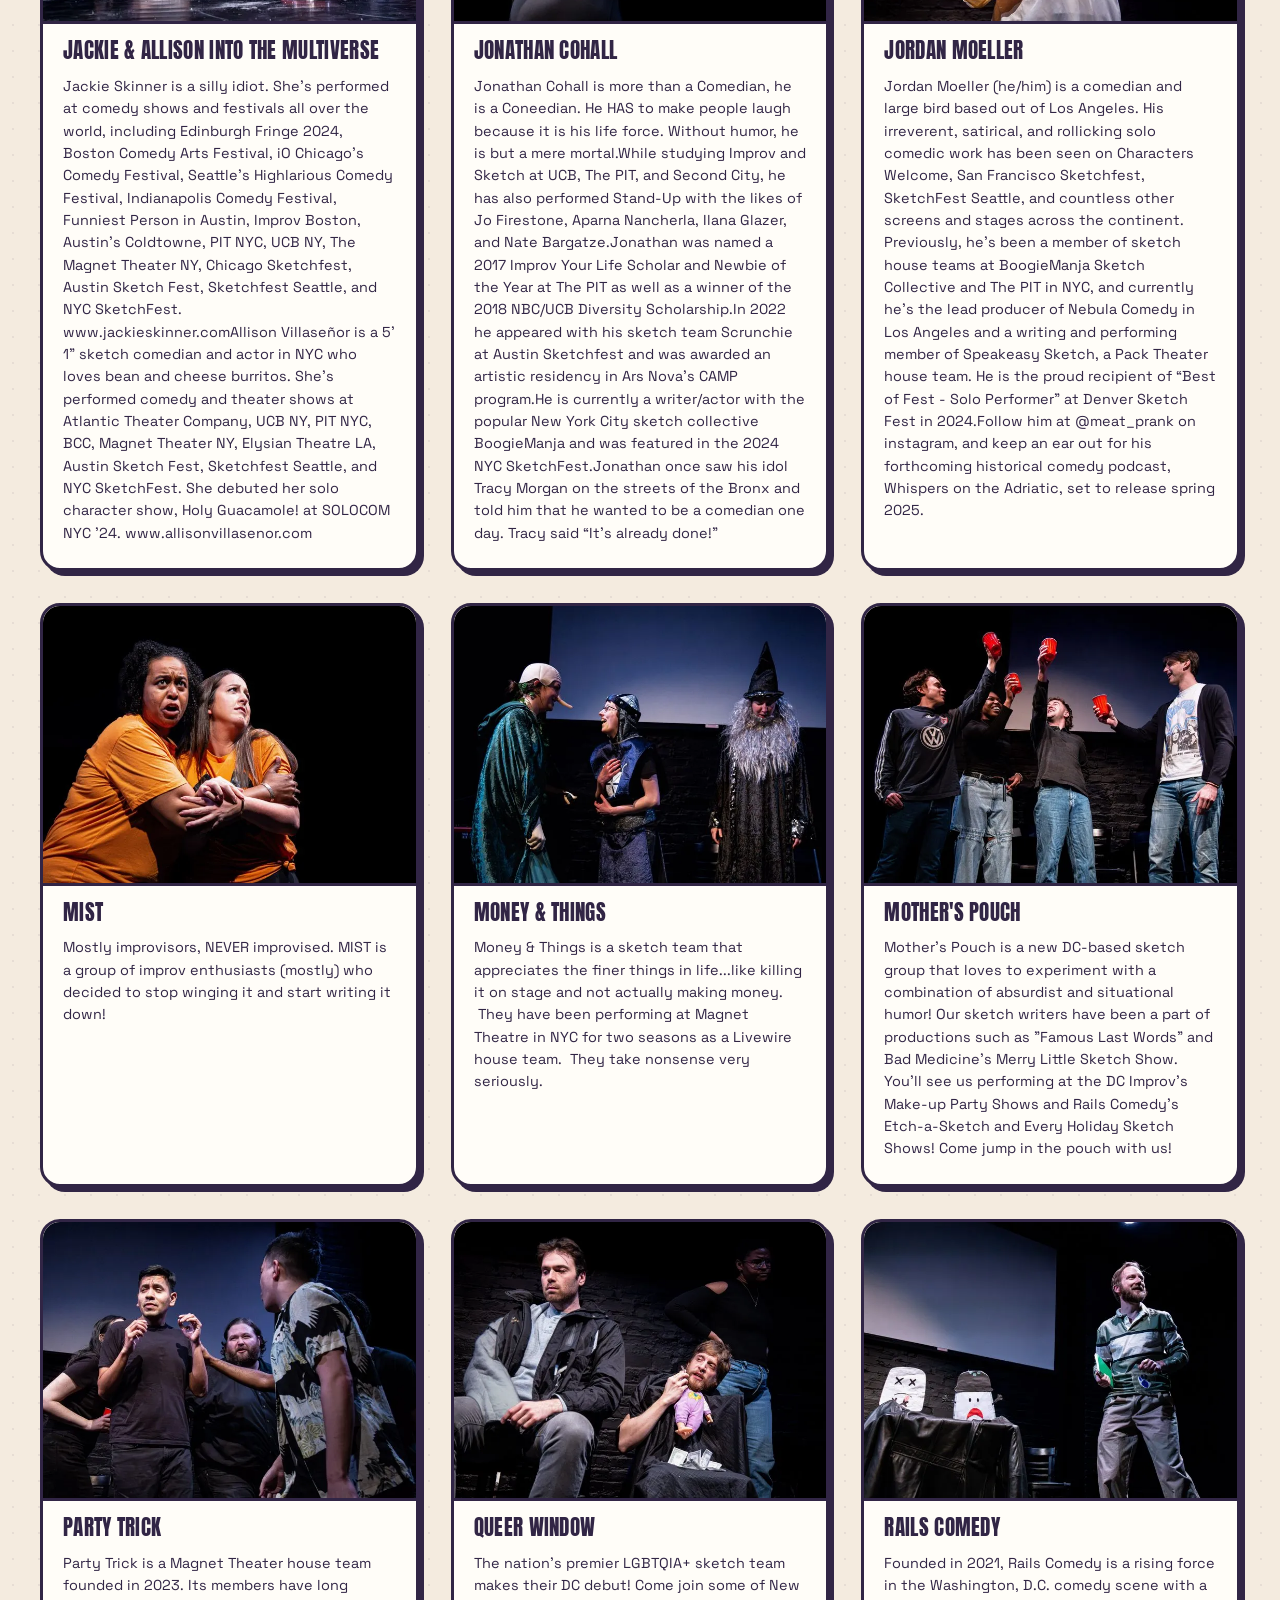
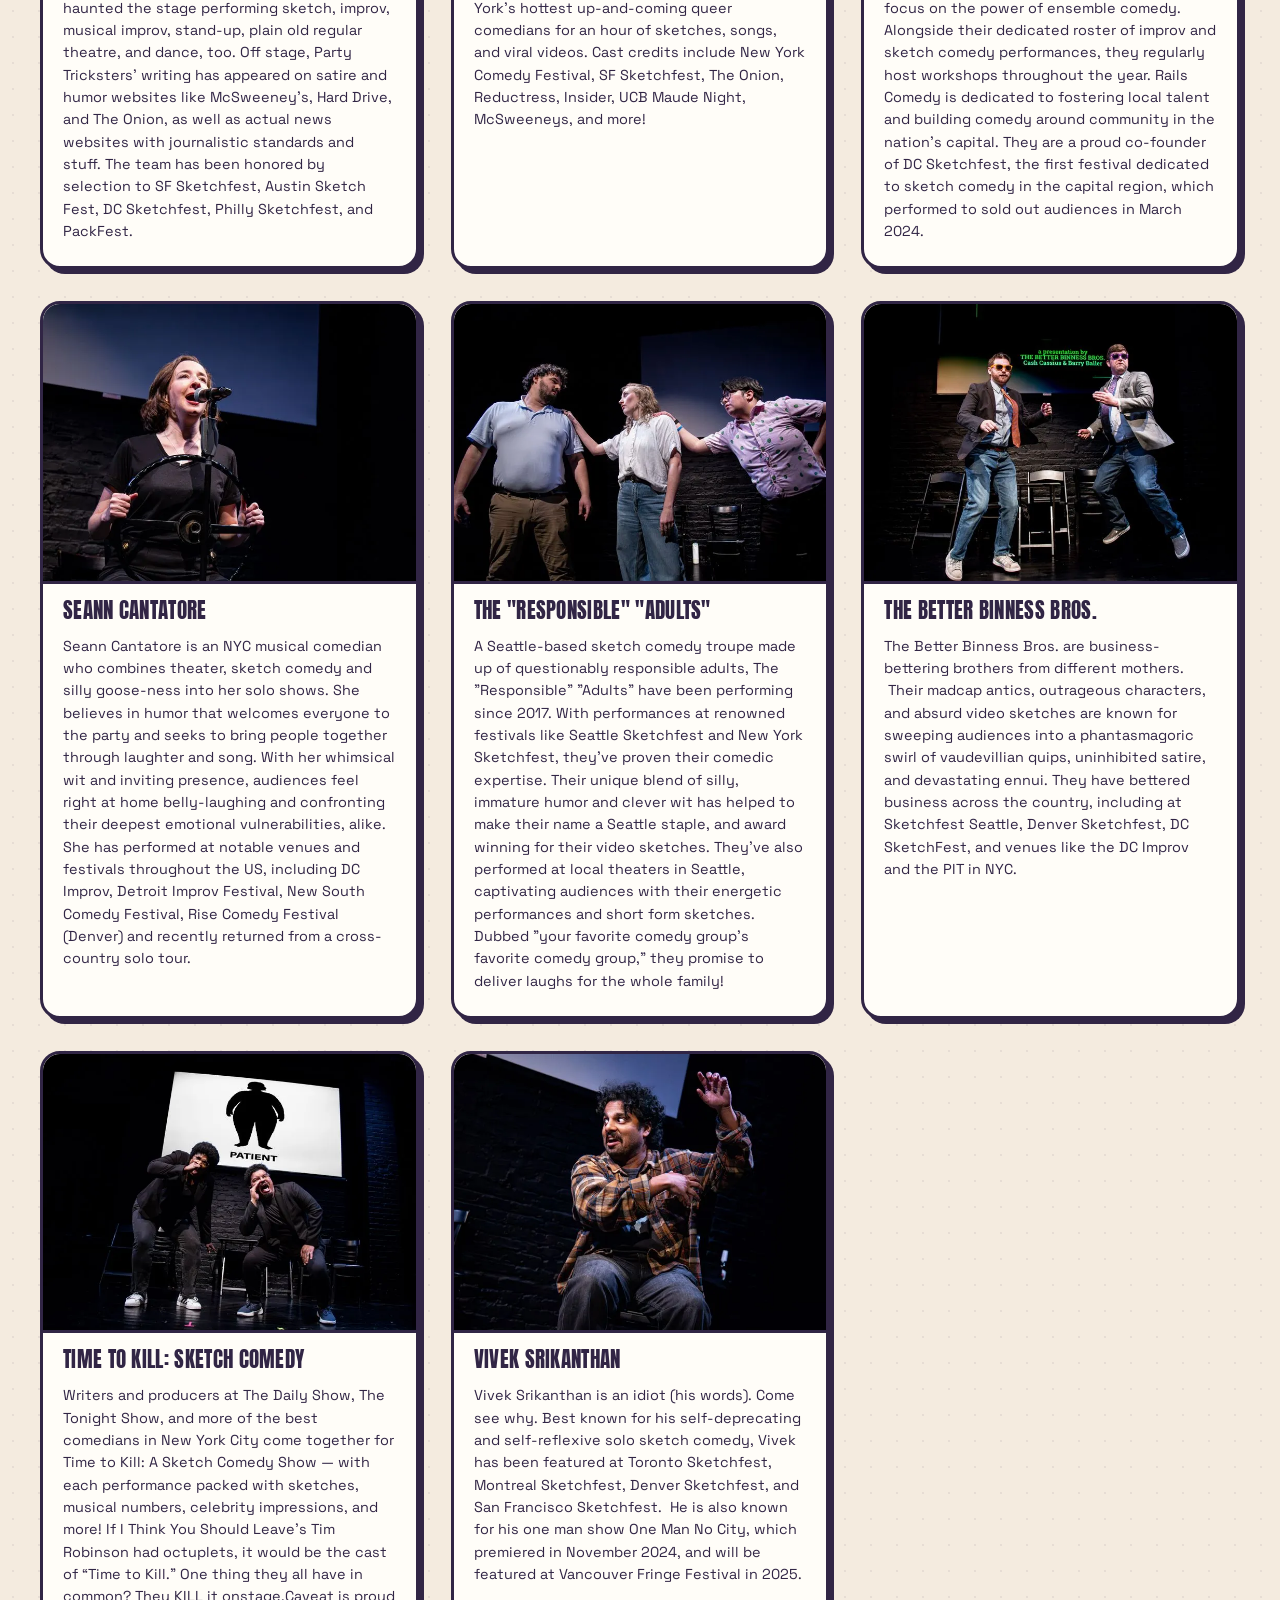
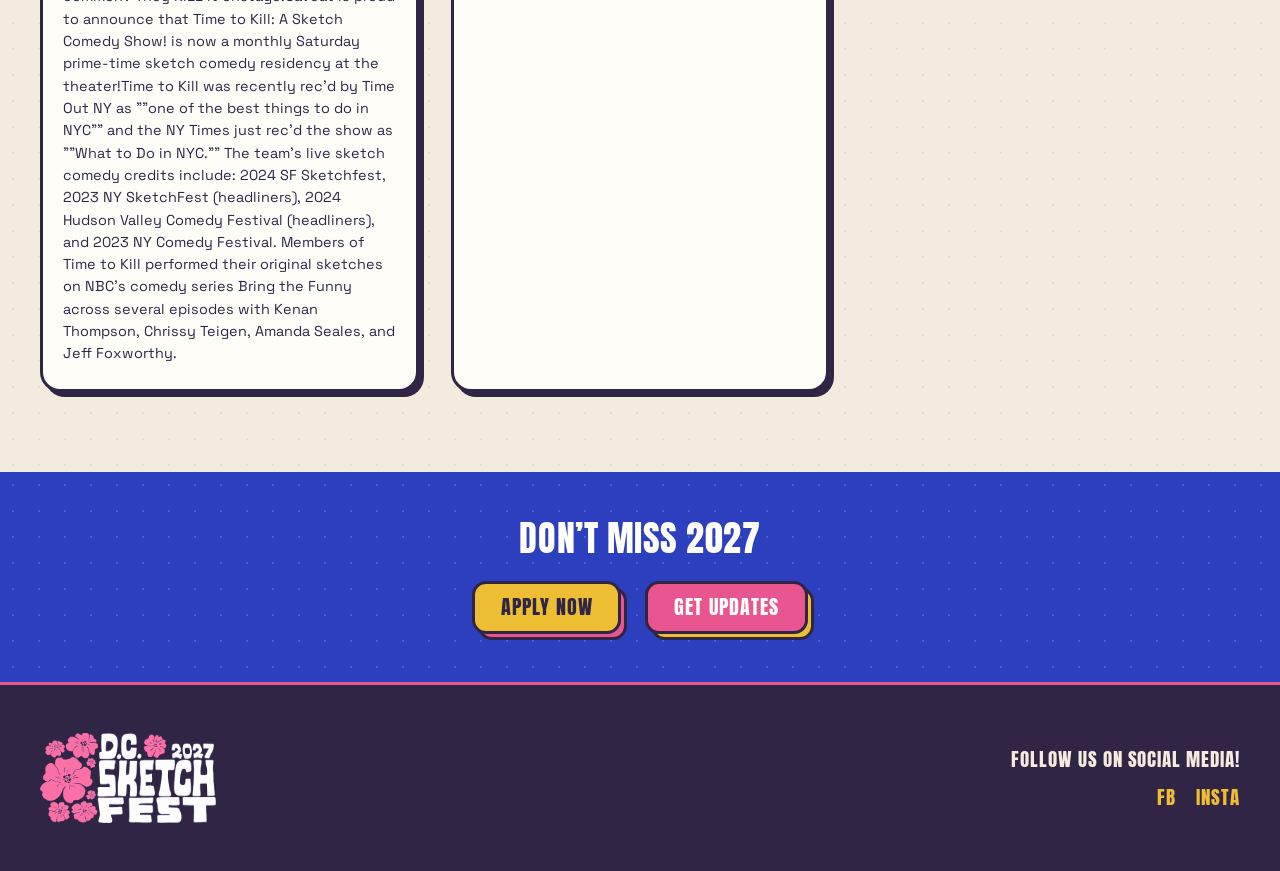
<file: performers-2025/index.html>
<!DOCTYPE html>
<html lang="en">
<head>
<meta charset="utf-8">
<meta name="viewport" content="width=device-width, initial-scale=1">
<title>2025 Lineup - DC Sketchfest</title>
<meta name="description" content="The 35 sketch comedy teams who performed at DC Sketchfest 2025.">

<meta property="og:type" content="website">
<meta property="og:url" content="https://dcsketchfest.com/performers-2025/">
<meta property="og:title" content="2025 Lineup - DC Sketchfest">
<meta property="og:description" content="The 35 sketch comedy teams who performed at DC Sketchfest 2025.">
<meta property="og:image" content="https://dcsketchfest.com/assets/img/brand/og-image.avif">
<meta name="twitter:card" content="summary_large_image">

<link rel="canonical" href="https://dcsketchfest.com/performers-2025/">
<link rel="icon" href="/assets/img/brand/favicon.svg" type="image/svg+xml">
<link rel="icon" href="/assets/img/brand/favicon-32.png" sizes="32x32">
<link rel="apple-touch-icon" href="/assets/img/brand/favicon-256.png">

<link rel="preconnect" href="https://fonts.googleapis.com">
<link rel="preconnect" href="https://fonts.gstatic.com" crossorigin>
<link href="https://fonts.googleapis.com/css2?family=Anton&family=Space+Grotesk:wght@400;500;600;700&display=swap" rel="stylesheet">
<link rel="stylesheet" href="/assets/css/style.css">
</head>
<body>
<a class="skip-link" href="#lineup">Skip to the lineup</a>

<header class="navbar">
  <div class="nav-inner">
    <div class="nav-bar">
      <a href="/" class="brand" aria-label="DC Sketchfest home"><img class="brand-logo" src="/assets/img/brand/logo-2027.png" alt="DC Sketchfest 2027" width="1000" height="523"></a>

      <nav id="nav-links" class="nav-links" aria-label="Main">
        <a class="nav-link" href="/#about-section">2027</a>
        <a class="nav-link" href="/apply/">Apply</a>
        <a class="nav-link" href="/volunteer/">Volunteer</a>
        <a class="nav-link" href="/performers-2026/" aria-current="page">Past Lineups</a>
        <a class="nav-link" href="/photos/">Photos</a>
        <a class="nav-link" href="/#faq-section">FAQ</a>
        <a class="nav-link" href="mailto:admin@dcsketchfest.com?subject=Question">Contact</a>
        <a class="nav-link nav-donate-mobile" href="https://givebutter.com/dcsketchfest2027">Donate</a>
      </nav>

      <a class="btn nav-donate-desktop" href="https://givebutter.com/dcsketchfest2027"><span>Donate</span></a>

      <button class="nav-toggle" type="button" aria-expanded="false" aria-controls="nav-links" aria-label="Menu">
        <span></span><span></span><span></span>
      </button>
    </div>
  </div>
</header>

<main>
<section class="section lineup-hero">
  <div class="pad pad-sm">
    <div class="container">
      <h1 class="h-lg text-white">2025 <span class="text-yellow">Performers</span></h1>
      <p class="body-copy text-white" style="margin-top:1rem">35 teams &middot; March 26–29, 2025 &middot; The DC Arts Center</p>

      <nav class="year-switch" aria-label="Festival year">
        <a class="year-link" href="/performers-2026/">2026</a>
        <a class="year-link is-current" href="/performers-2025/" aria-current="page">2025</a>
        <a class="year-link" href="/performers-2024/">2024</a>
      </nav>

      <p class="archive-note">DC Sketchfest returns March 31&ndash;April 3, 2027 &mdash; four nights of sketch comedy at MILKCRATE and Sitar Arts Center. <a href="/apply/">Applications are open</a> through December 13.</p>
    </div>
  </div>
</section>

<section id="lineup" class="section lineup-section">
  <div class="pad pad-md">
    <div class="container">
      <div class="performer-grid">
        <article class="performer-card">
          <img src="/assets/img/performers-2025/15-minutes-away.jpg" alt="15 Minutes Away promotional image" loading="lazy" width="400" height="300">
          <div class="performer-card__body">
            <h2 class="performer-card__name">15 Minutes Away</h2>
            <p class="performer-card__blurb">Uncomfortable, uncompromising, unexpected; we’re 15 Minutes Away! We’ve got a diverse cast of women, queer and POC comedians, 15 Minutes Away comedy style breaks boundaries, crosses the line and confronts social norms. We’re a New York City based team doing UCB style sketch comedy with actors and writers featured on Netflix, HBO, Comedy Central, Oxygen, NBC, DropoutTV, TBS, Peacock, MTV, Fox, CBS.</p>
          </div>
        </article>
        <article class="performer-card">
          <img src="/assets/img/performers-2025/a-j-schraeder.avif" alt="A.J. Schraeder promotional image" loading="lazy" width="400" height="300">
          <div class="performer-card__body">
            <h2 class="performer-card__name">A.J. Schraeder</h2>
            <p class="performer-card__blurb">A.J. Schraeder has been performing sketch comedy for nearly 2 decades now. During that time, he&#x27;s brought shows to colleges across the country, been invited to comedy festivals across North America, and sold commercial ideas and content to brands around the world. He is the most recent winner of the Judges Choice award DC Sketchfest&#x27;s 24-hour sketch contest and has been awarded the title of Best in Fest at the Columbus Brew HaHa and Atlanta Sketchfest. In the commercial world, he has worked with major brands such as Doritos, Legos, and Anheuser-Busch InBev.</p>
          </div>
        </article>
        <article class="performer-card">
          <img src="/assets/img/performers-2025/andy-assaf.avif" alt="Andy Assaf promotional image" loading="lazy" width="400" height="300">
          <div class="performer-card__body">
            <h2 class="performer-card__name">Andy Assaf</h2>
            <p class="performer-card__blurb">Andy Assaf, originally from Montreal, is a Toronto based sketch and improv comedian and is a Second City Toronto Mainstage alum. You might know him from as the Cravensworth’s MONSTER on season 6 of What We Do In The Shadows on Fx, the Recruit on Netflix, or you might have seen him as that Canadian guy in the Domino&#x27;s commercial.</p>
          </div>
        </article>
        <article class="performer-card">
          <img src="/assets/img/performers-2025/bad-medicine.avif" alt="Bad Medicine promotional image" loading="lazy" width="400" height="300">
          <div class="performer-card__body">
            <h2 class="performer-card__name">Bad Medicine</h2>
            <p class="performer-card__blurb">Bad Medicine is a Washington DC based sketch comedy group specializing in the dark, the cerebral, and the absurd. Though it has humble beginnings--conceived over a plate of tater tots--Bad Medicine has quickly grown into one of the most eclectic sketch groups in DC and features a cast trained by Second City, the Upright Citizen&#x27;s Brigade, Washington Improv Theater, the District Improv, and Dojo Comedy. They are a group of singers, designers, lawyers, and students with the shared goal of writing the best comedy about the worst of humanity. No side effects. No horse pills. No cures.</p>
          </div>
        </article>
        <article class="performer-card">
          <img src="/assets/img/performers-2025/big-apartment.avif" alt="Big Apartment promotional image" loading="lazy" width="400" height="300">
          <div class="performer-card__body">
            <h2 class="performer-card__name">Big Apartment</h2>
            <p class="performer-card__blurb">Big Apartment brings a sketch comedy showcase where deranged characters, musical parodies, and surreal scenarios collide in the most unexpected ways. They&#x27;ve performed all over New York City and at sketch festivals in Toronto, Montreal, San Francisco, and Denver (Winner- Best Ensemble). Big Apartment is comprised of writers and actors who have worked with Netflix, Above Average, Reductress, McSweeney&#x27;s, and Splitsider</p>
          </div>
        </article>
        <article class="performer-card">
          <img src="/assets/img/performers-2025/big-ol-mess.avif" alt="Big Ol&#x27; Mess promotional image" loading="lazy" width="400" height="300">
          <div class="performer-card__body">
            <h2 class="performer-card__name">Big Ol&#x27; Mess</h2>
            <p class="performer-card__blurb">Big Ol&#x27; Mess is a sketch comedy group from Denver. They have performed at Portland Sketch Fest and Denver Sketch Festival as well as cities across the world (well... one show in Canada). Big Ol&#x27; Mess shows have a loose, improvised feel that will leave you saying “that was so dumb, I loved it”.<br>Featuring:<br>Dan Burger (@the_dan_burger)<br>Katie Congrove (@katiesinstys)<br>Jared McBain (@jaredmcbain)<br>Connor Schuck (@c_money9)</p>
          </div>
        </article>
        <article class="performer-card">
          <img src="/assets/img/performers-2025/brandy-alexander.avif" alt="Brandy Alexander promotional image" loading="lazy" width="400" height="300">
          <div class="performer-card__body">
            <h2 class="performer-card__name">Brandy Alexander</h2>
            <p class="performer-card__blurb">Refreshingly original and delightfully vaudevillian. Chicago sketch duo Brandy Alexander has spent years performing together, delighting and entertaining audiences everywhere. Join them as they bring their best material to the stage for one unforgettable show.</p>
          </div>
        </article>
        <article class="performer-card">
          <img src="/assets/img/performers-2025/brick-penguin.avif" alt="Brick Penguin promotional image" loading="lazy" width="400" height="300">
          <div class="performer-card__body">
            <h2 class="performer-card__name">Brick Penguin</h2>
            <p class="performer-card__blurb">Brick Penguin is a high-octane sketch comedy group from Washington, DC. The group has been entertaining audiences across the country since 2010. They have written, performed, and produced over fifty unique shows and performed in festivals in New York, Chicago, Boston, Seattle, Philadelphia, North Carolina, and Baltimore.</p>
          </div>
        </article>
        <article class="performer-card">
          <img src="/assets/img/performers-2025/cam-wyllie.avif" alt="Cam Wyllie promotional image" loading="lazy" width="400" height="300">
          <div class="performer-card__body">
            <h2 class="performer-card__name">Cam Wyllie</h2>
            <p class="performer-card__blurb">Cam Wyllie truly is Canada&#x27;s Sketch Comedy Maniac; a nearly 20 year veteran of the live comedy performance scene with multiple awards for this ensemble work, directing, and his universally beloved solo comedy shows. As one of the most prolific performers in North America, Cam Wyllie has perfected his craft on stages from Montreal to Los Angeles. He&#x27;s performed at every major Sketch Comedy Festival from coast to coast. Do you like city names? In the last. year, he&#x27;s performed for sold out audiences in San Francisco, Toronto, Montreal, Portland, Newfoundland, Edmonton, Philadelphia, Los Angeles, Seattle, Denver, and South CarolinaIn 2024, Cameron was the recipient of The Toronto Sketch Comedy Festival&#x27;s &quot;&quot;Best of the Fest&quot;&quot; award, and was the $10,000 grand prize winner of the Cam Wyllie Sketch Comedy Invitational.</p>
          </div>
        </article>
        <article class="performer-card">
          <img src="/assets/img/performers-2025/chaps.avif" alt="Chaps promotional image" loading="lazy" width="400" height="300">
          <div class="performer-card__body">
            <h2 class="performer-card__name">Chaps</h2>
            <p class="performer-card__blurb">Chaps is DC’s first all-women comedy super group made up of experienced jokesters from some of DC’s top sketch comedy teams. Adorned with their signature, jaunty suspenders and mustaches, Chaps’ vaudeville-inspired performances transcend feminine tropes with their unique blend of dark, witty, and absurdist humor</p>
          </div>
        </article>
        <article class="performer-card">
          <img src="/assets/img/performers-2025/danielle-she-her.avif" alt="Danielle She/Her promotional image" loading="lazy" width="400" height="300">
          <div class="performer-card__body">
            <h2 class="performer-card__name">Danielle She/Her</h2>
            <p class="performer-card__blurb">&quot;Danielle She/Her&quot; is a one-woman sketch show about and by Danielle Steger. As a writer, director, and performer, Danielle is a four-time award winner at the Capital Fringe Festival. Her other credits include shows at Solocom (NYC), the San Francisco Sketchfest, the Toronto Sketch Comedy Festival, and the Edinburgh Festival Fringe (UK). Her director for &quot;Danielle She/Her&quot; is Katie O&#x27;Donnell, an ensemble performer at Washington Improv Theater.</p>
          </div>
        </article>
        <article class="performer-card">
          <img src="/assets/img/performers-2025/dc-raclette-club.avif" alt="DC Raclette Club promotional image" loading="lazy" width="400" height="300">
          <div class="performer-card__body">
            <h2 class="performer-card__name">DC Raclette Club</h2>
            <p class="performer-card__blurb">With all the savory goodness of melted cheese, DC Raclette Club fills audiences with uproarious laughter and an occasional deep thought. Inspired by acts like Mitchell &amp; Webb, Aunty Donna, and Kids in the Hall, the trio of Andy, Isabelle and Sara bring big characters, queer themes, and lots of shouting. Are they all friends? Lovers? Maybe two of them are married and the third is a best friend??? You&#x27;ll be too busy laughing to know!</p>
          </div>
        </article>
        <article class="performer-card">
          <img src="/assets/img/performers-2025/disco-horses.avif" alt="Disco Horses promotional image" loading="lazy" width="400" height="300">
          <div class="performer-card__body">
            <h2 class="performer-card__name">Disco Horses</h2>
            <p class="performer-card__blurb">Disco Horses is a sketch comedy duo comprised of Joe Harrington and Eric Greenbaum. Joe and Eric take their 15+ years of combined sketch comedy experience to bring you through a revue that touches on a wide variety of everything and anything. There&#x27;s improv, music, dancing, and a whole lot of &quot;&quot;what the fuck just happened&quot;&quot;. Their shows are absurd, high-concept, honest, and silly. Over the past two years, Joe and Eric have written sketches through a mixture of improv-to-sketch and script-to-stage throughout festivals and shows in NYC, Chicago, and the UK. Reviewers from their most recent run at the Edinburgh Fringe Festival said, &quot;&quot;I have never laughed so fucking hard in my life as I did watching Disco Horses&quot;&quot; (EdFringe Review), &quot;&quot;...fresh and unique...most definitely a hit&quot;&quot; (SMU Reviews), and &quot;&quot;Joe Harrington and Eric Greenbaum&#x27;s chaotic yet hilarious sketch compilation is nothing short of a farcical joy&quot;&quot; (Forge Press). Eric is a member of The Second City Touring Company in Chicago and Joe is a sketch/character comedian in New York. Together, they have performed at Edinburgh Fringe Festival, New York Comedy Festival, Austin Sketchfest, NYC Sketchfest, UCB, The iO Theater, The Second City NYC, and much more.</p>
          </div>
        </article>
        <article class="performer-card">
          <img src="/assets/img/performers-2025/erick-acu-a.avif" alt="Erick Acuña promotional image" loading="lazy" width="400" height="300">
          <div class="performer-card__body">
            <h2 class="performer-card__name">Erick Acuña</h2>
            <p class="performer-card__blurb">Erick is a Peruvian comedian/writer based in Washington DC. He is a two time winner of ‘Best Comedy Show’ at Capital Fringe, and has had sold out runs in festivals all over North American, and the Edinburgh Fringe Festival (UK).</p>
          </div>
        </article>
        <article class="performer-card">
          <img src="/assets/img/performers-2025/fanfiction-theater.avif" alt="Fanfiction Theater promotional image" loading="lazy" width="400" height="300">
          <div class="performer-card__body">
            <h2 class="performer-card__name">Fanfiction Theater</h2>
            <p class="performer-card__blurb">Lose yourself in wild flights of fancy about your favorite fictional characters! Fanfiction fan Joanna Harris and her friends bring to the stage stirring tales of love, death, adventure, and friendship involving characters from popular franchises. Be prepared for: crossovers, self-inserts, wild pairings, Mary Sue and Gary Stus, love triangles, love squares, plus tropes, tropes, and more tropes.</p>
          </div>
        </article>
        <article class="performer-card">
          <img src="/assets/img/performers-2025/field-trip.avif" alt="Field Trip promotional image" loading="lazy" width="400" height="300">
          <div class="performer-card__body">
            <h2 class="performer-card__name">Field Trip</h2>
            <p class="performer-card__blurb">Field Trip is a Boston-based sketch comedy trio whose sets have been described as “undeiniably charming,” “surprisingly touching,” and “cured my IBS.” Since 2022, they’ve been delighting audiences with their brand of fast-paced, so-dumb-it’s-smart humor at sketch fests including New York, DC, Montréal, Philadelphia, Portland OR, and Seattle. Buckle up for a journey of goofs, gaffes, gabs, jabs, and most of all, well-timed comedic jokes delivered in a scripted format. We&#x27;re going on a Field Trip.</p>
          </div>
        </article>
        <article class="performer-card">
          <img src="/assets/img/performers-2025/georgetown-sketch-comedy-society.avif" alt="Georgetown Sketch Comedy Society promotional image" loading="lazy" width="400" height="300">
          <div class="performer-card__body">
            <h2 class="performer-card__name">Georgetown Sketch Comedy Society</h2>
            <p class="performer-card__blurb">Georgetown Sketch Comedy is the premier (and only) sketch comedy club on campus. We blend absurdist, off-beat, and whimsical humor with a sharp, fresh perspective. It&#x27;s kinda like the worst soup you&#x27;ve ever had.</p>
          </div>
        </article>
        <article class="performer-card">
          <img src="/assets/img/performers-2025/ghost-girl.avif" alt="Ghost Girl promotional image" loading="lazy" width="400" height="300">
          <div class="performer-card__body">
            <h2 class="performer-card__name">Ghost Girl</h2>
            <p class="performer-card__blurb">Ghost Girl is a sketch team rooted in the vibrant comedy scene of NYC. Since 2022, they have been a house team at the Magnet Theater, where their diverse group of actors and writers brings a unique approach to comedy, embracing the heightened, the surreal, and the twisted. Their sketches operate on the logic of your favorite Saturday morning cartoon, tackling such subjects as therapy, technology, and yes - even magic cats.Ghost Girl has had the pleasure of performing at SF Sketchfest, Austin Sketchfest, Montreal Sketchfest, Philly Sketchfest, and beyond. Outside of their work with Ghost Girl, the team’s writers and performers are regularly found on shows throughout the city, and their seasoned members have been featured on CBS, Showtime, GOLD Comedy, and even Sports Illustrated.</p>
          </div>
        </article>
        <article class="performer-card">
          <img src="/assets/img/performers-2025/girl-mountain.avif" alt="Girl Mountain promotional image" loading="lazy" width="400" height="300">
          <div class="performer-card__body">
            <h2 class="performer-card__name">Girl Mountain</h2>
            <p class="performer-card__blurb">Girl Mountain is a Brooklyn-based sketch group that makes you stop and think - what is a mountain of girls? And how many girls make a mountain?</p>
          </div>
        </article>
        <article class="performer-card">
          <img src="/assets/img/performers-2025/grace-and-the-gang.avif" alt="Grace and the Gang promotional image" loading="lazy" width="400" height="300">
          <div class="performer-card__body">
            <h2 class="performer-card__name">Grace and the Gang</h2>
            <p class="performer-card__blurb">Grace and the Gang is the brain-child of Grace Fennell, an award-winning actor, improvisor, and writer currently based in DC. Grace and the Gang&#x27;s comedy is a mix of absurdism, clowning, physical comedy, and dark humor. Join Grace and her pals on this comedy adventure!</p>
          </div>
        </article>
        <article class="performer-card">
          <img src="/assets/img/performers-2025/high-dramma.avif" alt="High Dramma promotional image" loading="lazy" width="400" height="300">
          <div class="performer-card__body">
            <h2 class="performer-card__name">High Dramma</h2>
            <p class="performer-card__blurb">&quot;High Dramma is a sketch comedy group from Philadelphia that specializes in a signature - some might even say jarring - brand of loud, chaotic absurdism.There will be comedians yelling at each other, themselves, and you, the audience. There will be a ukulele player, bookending each sketch with original songs and amusing covers. There will be sketches where, honestly, you might not be totally sure what exactly you&#x27;re looking at, but trust that it will be extremely funny and you&#x27;ll want to go along for the ride.High Dramma is Curt Riedy, D.C. Fisher, Jason Singer, Marissa Edelman and Josie Skocik.&quot;</p>
          </div>
        </article>
        <article class="performer-card">
          <img src="/assets/img/performers-2025/jackie-allison-into-the-multiverse.avif" alt="Jackie &amp; Allison Into the Multiverse promotional image" loading="lazy" width="400" height="300">
          <div class="performer-card__body">
            <h2 class="performer-card__name">Jackie &amp; Allison Into the Multiverse</h2>
            <p class="performer-card__blurb">Jackie Skinner is a silly idiot. She&#x27;s performed at comedy shows and festivals all over the world, including Edinburgh Fringe 2024, Boston Comedy Arts Festival, iO Chicago’s Comedy Festival, Seattle’s Highlarious Comedy Festival, Indianapolis Comedy Festival, Funniest Person in Austin, Improv Boston, Austin’s Coldtowne, PIT NYC, UCB NY, The Magnet Theater NY, Chicago Sketchfest, Austin Sketch Fest, Sketchfest Seattle, and NYC SketchFest. www.jackieskinner.comAllison Villaseñor is a 5’ 1” sketch comedian and actor in NYC who loves bean and cheese burritos. She’s performed comedy and theater shows at Atlantic Theater Company, UCB NY, PIT NYC, BCC, Magnet Theater NY, Elysian Theatre LA, Austin Sketch Fest, Sketchfest Seattle, and NYC SketchFest. She debuted her solo character show, Holy Guacamole! at SOLOCOM NYC &#x27;24. www.allisonvillasenor.com</p>
          </div>
        </article>
        <article class="performer-card">
          <img src="/assets/img/performers-2025/jonathan-cohall.avif" alt="Jonathan Cohall promotional image" loading="lazy" width="400" height="300">
          <div class="performer-card__body">
            <h2 class="performer-card__name">Jonathan Cohall</h2>
            <p class="performer-card__blurb">Jonathan Cohall is more than a Comedian, he is a Coneedian. He HAS to make people laugh because it is his life force. Without humor, he is but a mere mortal.While studying Improv and Sketch at UCB, The PIT, and Second City, he has also performed Stand-Up with the likes of Jo Firestone, Aparna Nancherla, Ilana Glazer, and Nate Bargatze.Jonathan was named a 2017 Improv Your Life Scholar and Newbie of the Year at The PIT as well as a winner of the 2018 NBC/UCB Diversity Scholarship.In 2022 he appeared with his sketch team Scrunchie at Austin Sketchfest and was awarded an artistic residency in Ars Nova’s CAMP program.He is currently a writer/actor with the popular New York City sketch collective BoogieManja and was featured in the 2024 NYC SketchFest.Jonathan once saw his idol Tracy Morgan on the streets of the Bronx and told him that he wanted to be a comedian one day. Tracy said “It’s already done!”</p>
          </div>
        </article>
        <article class="performer-card">
          <img src="/assets/img/performers-2025/jordan-moeller.avif" alt="Jordan Moeller promotional image" loading="lazy" width="400" height="300">
          <div class="performer-card__body">
            <h2 class="performer-card__name">Jordan Moeller</h2>
            <p class="performer-card__blurb">Jordan Moeller (he/him) is a comedian and large bird based out of Los Angeles. His irreverent, satirical, and rollicking solo comedic work has been seen on Characters Welcome, San Francisco Sketchfest, SketchFest Seattle, and countless other screens and stages across the continent. Previously, he’s been a member of sketch house teams at BoogieManja Sketch Collective and The PIT in NYC, and currently he&#x27;s the lead producer of Nebula Comedy in Los Angeles and a writing and performing member of Speakeasy Sketch, a Pack Theater house team. He is the proud recipient of “Best of Fest - Solo Performer” at Denver Sketch Fest in 2024.Follow him at @meat_prank on instagram, and keep an ear out for his forthcoming historical comedy podcast, Whispers on the Adriatic, set to release spring 2025.</p>
          </div>
        </article>
        <article class="performer-card">
          <img src="/assets/img/performers-2025/mist.avif" alt="MIST promotional image" loading="lazy" width="400" height="300">
          <div class="performer-card__body">
            <h2 class="performer-card__name">MIST</h2>
            <p class="performer-card__blurb">Mostly improvisors, NEVER improvised. MIST is a group of improv enthusiasts (mostly) who decided to stop winging it and start writing it down!</p>
          </div>
        </article>
        <article class="performer-card">
          <img src="/assets/img/performers-2025/money-things.avif" alt="Money &amp; Things promotional image" loading="lazy" width="400" height="300">
          <div class="performer-card__body">
            <h2 class="performer-card__name">Money &amp; Things</h2>
            <p class="performer-card__blurb">Money &amp; Things is a sketch team that appreciates the finer things in life...like killing it on stage and not actually making money.  They have been performing at Magnet Theatre in NYC for two seasons as a Livewire house team.  They take nonsense very seriously.</p>
          </div>
        </article>
        <article class="performer-card">
          <img src="/assets/img/performers-2025/mother-s-pouch.avif" alt="Mother&#x27;s Pouch promotional image" loading="lazy" width="400" height="300">
          <div class="performer-card__body">
            <h2 class="performer-card__name">Mother&#x27;s Pouch</h2>
            <p class="performer-card__blurb">Mother&#x27;s Pouch is a new DC-based sketch group that loves to experiment with a combination of absurdist and situational humor! Our sketch writers have been a part of productions such as &quot;Famous Last Words&quot; and Bad Medicine&#x27;s Merry Little Sketch Show. You&#x27;ll see us performing at the DC Improv&#x27;s Make-up Party Shows and Rails Comedy&#x27;s Etch-a-Sketch and Every Holiday Sketch Shows! Come jump in the pouch with us!</p>
          </div>
        </article>
        <article class="performer-card">
          <img src="/assets/img/performers-2025/party-trick.avif" alt="Party Trick promotional image" loading="lazy" width="400" height="300">
          <div class="performer-card__body">
            <h2 class="performer-card__name">Party Trick</h2>
            <p class="performer-card__blurb">Party Trick is a Magnet Theater house team founded in 2023. Its members have long haunted the stage performing sketch, improv, musical improv, stand-up, plain old regular theatre, and dance, too. Off stage, Party Tricksters’ writing has appeared on satire and humor websites like McSweeney’s, Hard Drive, and The Onion, as well as actual news websites with journalistic standards and stuff. The team has been honored by selection to SF Sketchfest, Austin Sketch Fest, DC Sketchfest, Philly Sketchfest, and PackFest.</p>
          </div>
        </article>
        <article class="performer-card">
          <img src="/assets/img/performers-2025/queer-window.avif" alt="Queer Window promotional image" loading="lazy" width="400" height="300">
          <div class="performer-card__body">
            <h2 class="performer-card__name">Queer Window</h2>
            <p class="performer-card__blurb">The nation’s premier LGBTQIA+ sketch team makes their DC debut! Come join some of New York’s hottest up-and-coming queer comedians for an hour of sketches, songs, and viral videos. Cast credits include New York Comedy Festival, SF Sketchfest, The Onion, Reductress, Insider, UCB Maude Night, McSweeneys, and more!</p>
          </div>
        </article>
        <article class="performer-card">
          <img src="/assets/img/performers-2025/rails-comedy.avif" alt="Rails Comedy promotional image" loading="lazy" width="400" height="300">
          <div class="performer-card__body">
            <h2 class="performer-card__name">Rails Comedy</h2>
            <p class="performer-card__blurb">Founded in 2021, Rails Comedy is a rising force in the Washington, D.C. comedy scene with a focus on the power of ensemble comedy. Alongside their dedicated roster of improv and sketch comedy performances, they regularly host workshops throughout the year. Rails Comedy is dedicated to fostering local talent and building comedy around community in the nation’s capital. They are a proud co-founder of DC Sketchfest, the first festival dedicated to sketch comedy in the capital region, which performed to sold out audiences in March 2024.</p>
          </div>
        </article>
        <article class="performer-card">
          <img src="/assets/img/performers-2025/seann-cantatore.avif" alt="Seann Cantatore promotional image" loading="lazy" width="400" height="300">
          <div class="performer-card__body">
            <h2 class="performer-card__name">Seann Cantatore</h2>
            <p class="performer-card__blurb">Seann Cantatore is an NYC musical comedian who combines theater, sketch comedy and silly goose-ness into her solo shows. She believes in humor that welcomes everyone to the party and seeks to bring people together through laughter and song. With her whimsical wit and inviting presence, audiences feel right at home belly-laughing and confronting their deepest emotional vulnerabilities, alike. She has performed at notable venues and festivals throughout the US, including DC Improv, Detroit Improv Festival, New South Comedy Festival, Rise Comedy Festival (Denver) and recently returned from a cross-country solo tour.</p>
          </div>
        </article>
        <article class="performer-card">
          <img src="/assets/img/performers-2025/the-responsible-adults.avif" alt="The &quot;Responsible&quot; &quot;Adults&quot; promotional image" loading="lazy" width="400" height="300">
          <div class="performer-card__body">
            <h2 class="performer-card__name">The &quot;Responsible&quot; &quot;Adults&quot;</h2>
            <p class="performer-card__blurb">A Seattle-based sketch comedy troupe made up of questionably responsible adults, The &quot;Responsible&quot; &quot;Adults&quot; have been performing since 2017. With performances at renowned festivals like Seattle Sketchfest and New York Sketchfest, they&#x27;ve proven their comedic expertise. Their unique blend of silly, immature humor and clever wit has helped to make their name a Seattle staple, and award winning for their video sketches. They&#x27;ve also performed at local theaters in Seattle, captivating audiences with their energetic performances and short form sketches. Dubbed &quot;your favorite comedy group&#x27;s favorite comedy group,&quot; they promise to deliver laughs for the whole family!</p>
          </div>
        </article>
        <article class="performer-card">
          <img src="/assets/img/performers-2025/the-better-binness-bros.avif" alt="The Better Binness Bros. promotional image" loading="lazy" width="400" height="300">
          <div class="performer-card__body">
            <h2 class="performer-card__name">The Better Binness Bros.</h2>
            <p class="performer-card__blurb">The Better Binness Bros. are business-bettering brothers from different mothers.  Their madcap antics, outrageous characters, and absurd video sketches are known for sweeping audiences into a phantasmagoric swirl of vaudevillian quips, uninhibited satire, and devastating ennui. They have bettered business across the country, including at Sketchfest Seattle, Denver Sketchfest, DC SketchFest, and venues like the DC Improv and the PIT in NYC.</p>
          </div>
        </article>
        <article class="performer-card">
          <img src="/assets/img/performers-2025/time-to-kill-sketch-comedy.avif" alt="Time to Kill: Sketch Comedy promotional image" loading="lazy" width="400" height="300">
          <div class="performer-card__body">
            <h2 class="performer-card__name">Time to Kill: Sketch Comedy</h2>
            <p class="performer-card__blurb">Writers and producers at The Daily Show, The Tonight Show, and more of the best comedians in New York City come together for Time to Kill: A Sketch Comedy Show — with each performance packed with sketches, musical numbers, celebrity impressions, and more! If I Think You Should Leave’s Tim Robinson had octuplets, it would be the cast of “Time to Kill.” One thing they all have in common? They KILL it onstage.Caveat is proud to announce that Time to Kill: A Sketch Comedy Show! is now a monthly Saturday prime-time sketch comedy residency at the theater!Time to Kill was recently rec&#x27;d by Time Out NY as &quot;&quot;one of the best things to do in NYC&quot;&quot; and the NY Times just rec&#x27;d the show as &quot;&quot;What to Do in NYC.&quot;&quot; The team&#x27;s live sketch comedy credits include: 2024 SF Sketchfest, 2023 NY SketchFest (headliners), 2024 Hudson Valley Comedy Festival (headliners), and 2023 NY Comedy Festival. Members of Time to Kill performed their original sketches on NBC’s comedy series Bring the Funny across several episodes with Kenan Thompson, Chrissy Teigen, Amanda Seales, and Jeff Foxworthy.</p>
          </div>
        </article>
        <article class="performer-card">
          <img src="/assets/img/performers-2025/vivek-srikanthan.avif" alt="Vivek Srikanthan promotional image" loading="lazy" width="400" height="300">
          <div class="performer-card__body">
            <h2 class="performer-card__name">Vivek Srikanthan</h2>
            <p class="performer-card__blurb">Vivek Srikanthan is an idiot (his words). Come see why. Best known for his self-deprecating and self-reflexive solo sketch comedy, Vivek has been featured at Toronto Sketchfest, Montreal Sketchfest, Denver Sketchfest, and San Francisco Sketchfest.  He is also known for his one man show One Man No City, which premiered in November 2024, and will be featured at Vancouver Fringe Festival in 2025.</p>
          </div>
        </article>
      </div>
    </div>
  </div>
</section>

<section class="section section--teal">
  <div class="pad pad-sm">
    <div class="container text-center">
      <h2 class="h-sm text-white">Don&rsquo;t miss 2027</h2>
      <div class="btn-row" style="margin-top:1.5rem">
        <a class="btn btn--yellow" href="/apply/"><span>Apply Now</span></a>
        <a class="btn btn--purple" href="/#newsletter-section"><span>Get Updates</span></a>
      </div>
    </div>
  </div>
</section>
</main>

<footer class="footer">
  <div class="pad pad-sm">
    <div class="container footer-wrapper">
      <a class="footer-logo" href="/" title="Homepage"><img class="brand-logo brand-logo--light" src="/assets/img/brand/logo-2027-light.png" alt="DC Sketchfest 2027" width="1000" height="511"></a>
      <div class="footer-social">
        <div class="join-us">Follow us on social media!</div>
        <div class="social-links">
          <a href="https://facebook.com/dcsketchfest" target="_blank" rel="noopener">fb</a>
          <a href="https://instagram.com/dcsketchfest" target="_blank" rel="noopener">insta</a>
        </div>
      </div>
    </div>
  </div>
</footer>

<script src="/assets/js/main.js" defer></script>
</body>
</html>
</file>
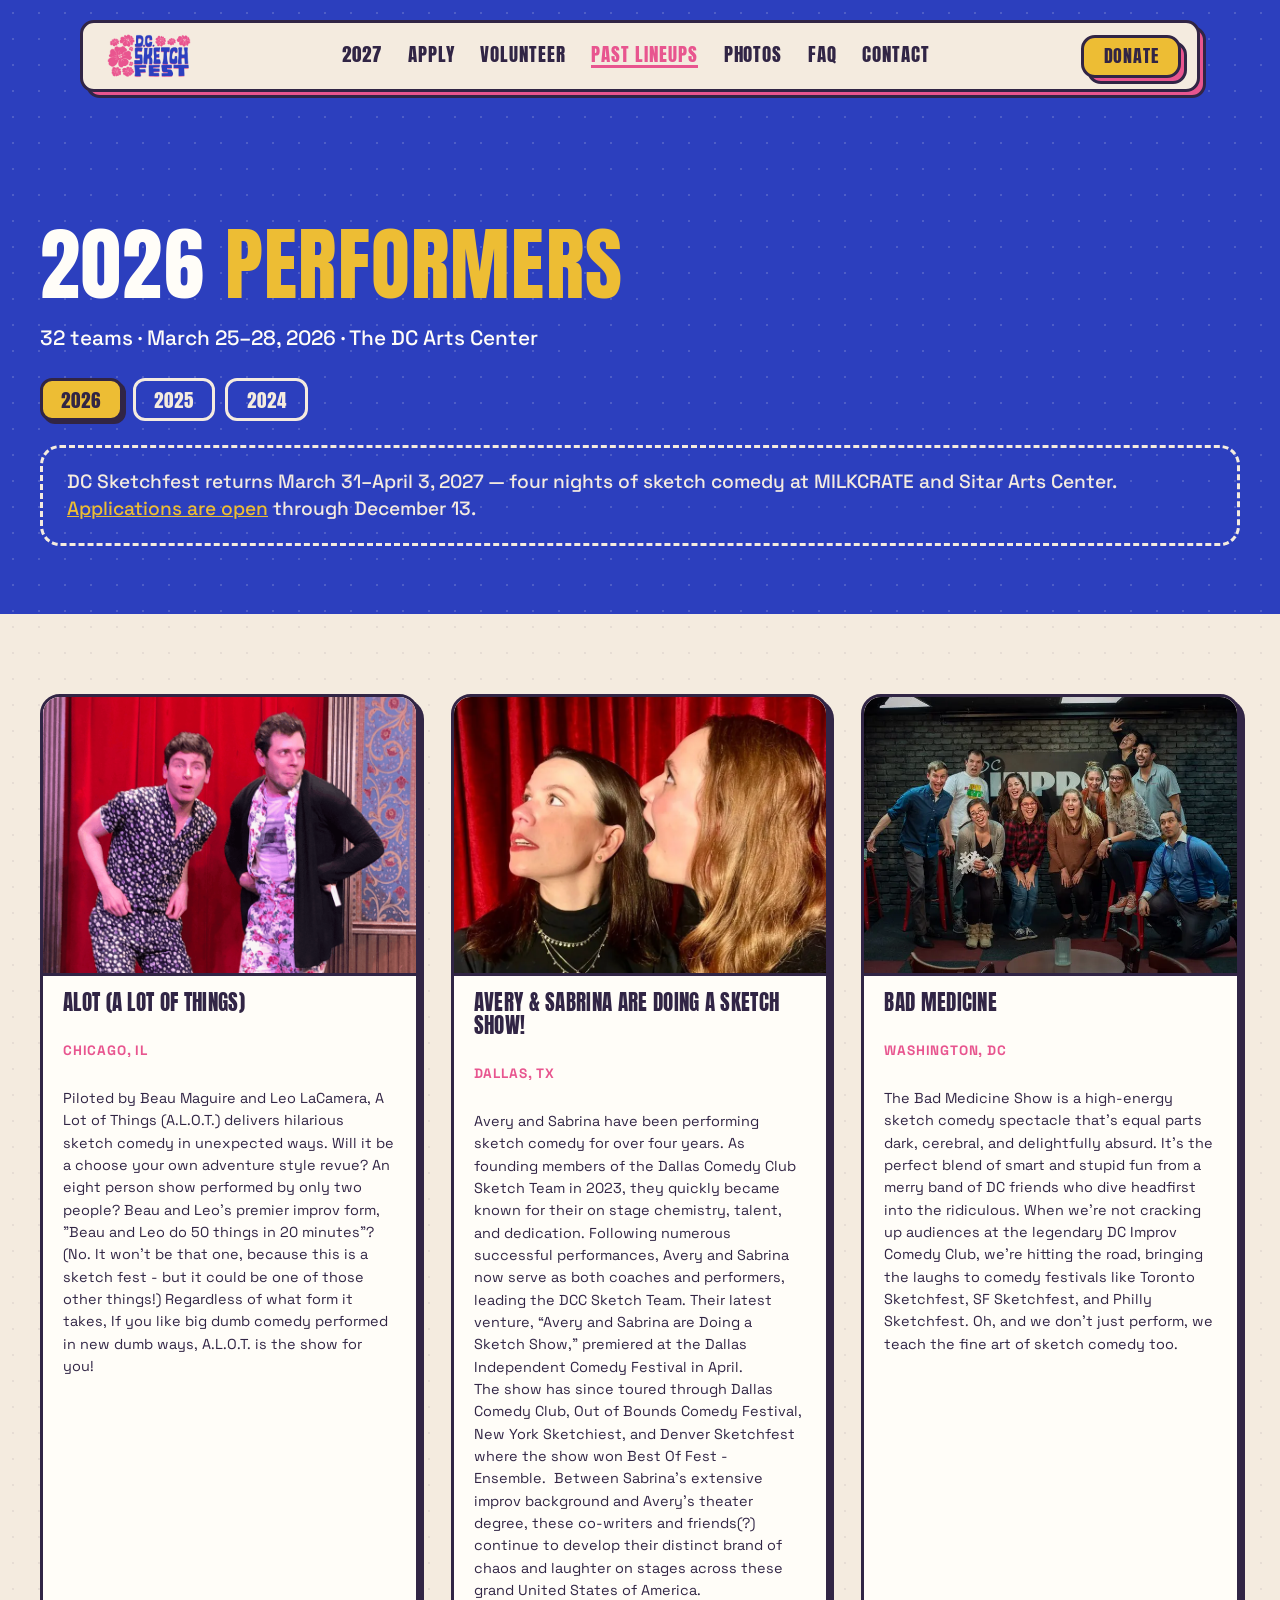
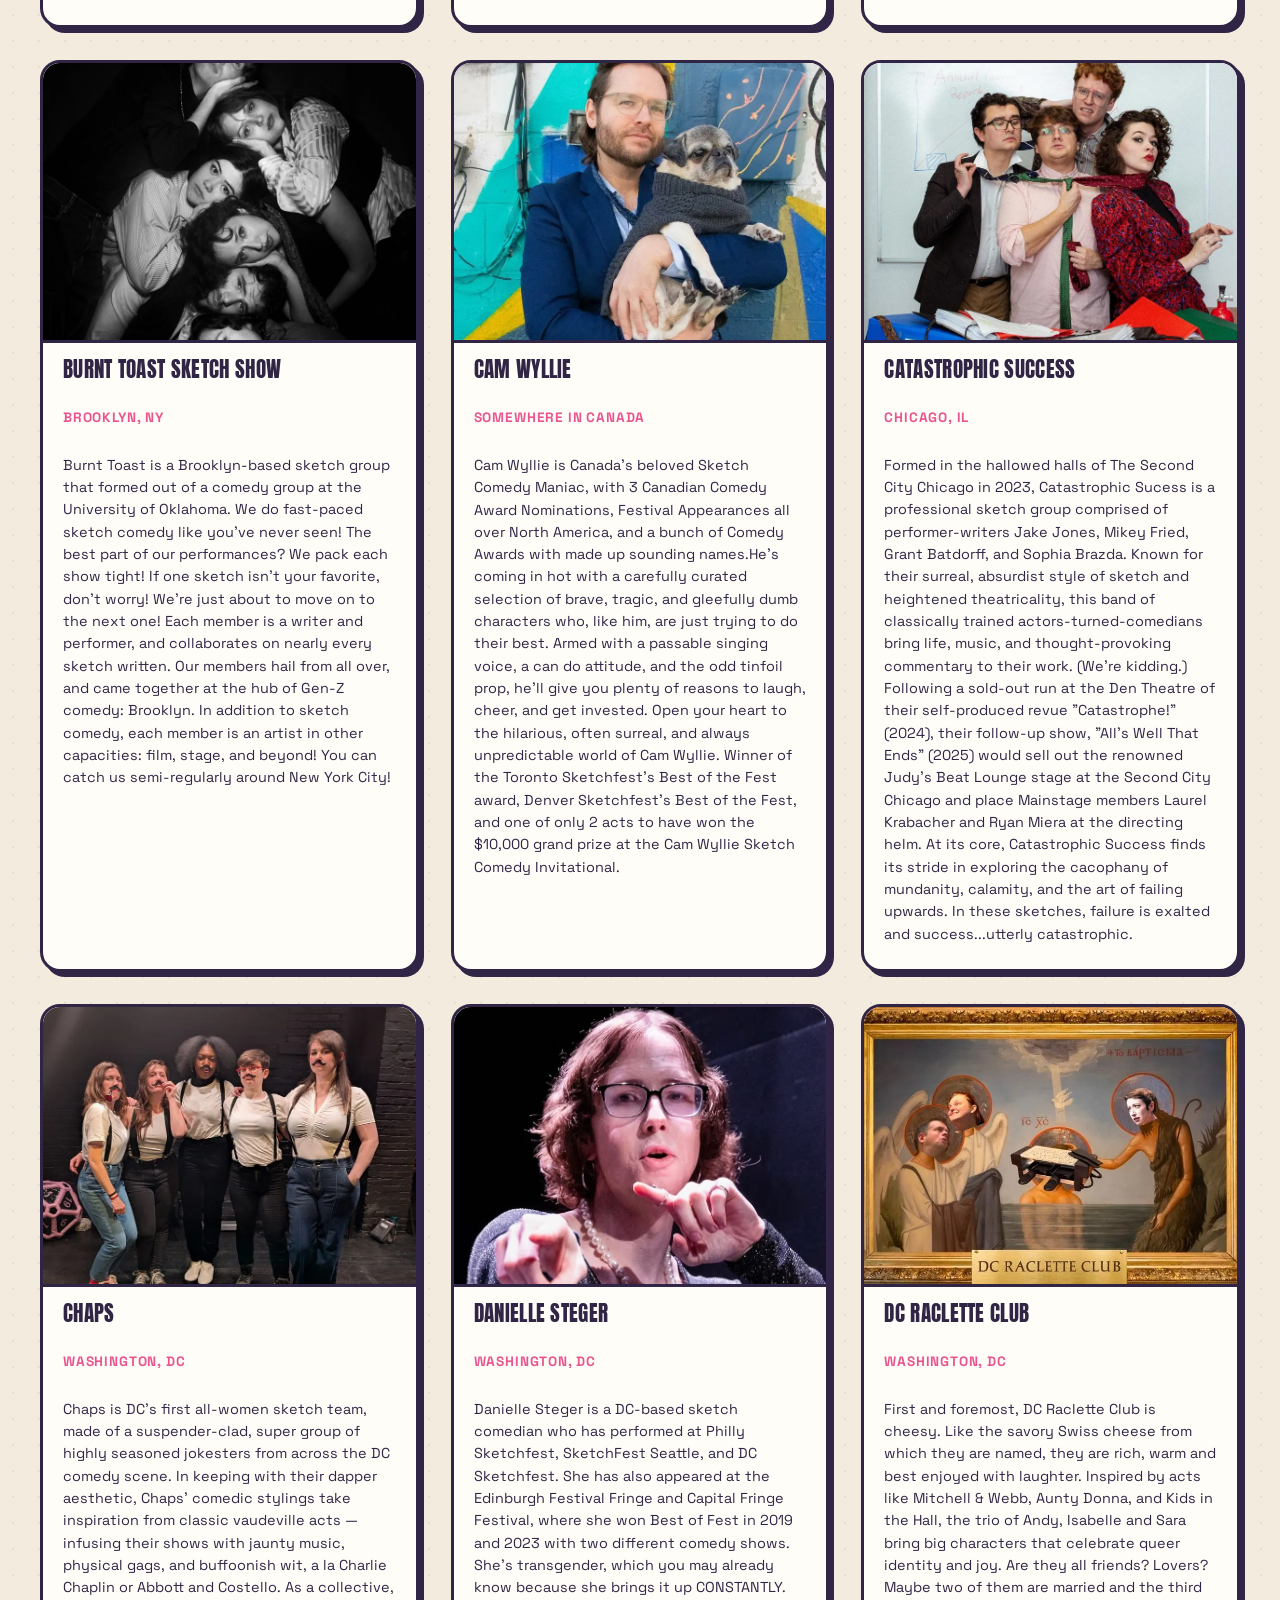
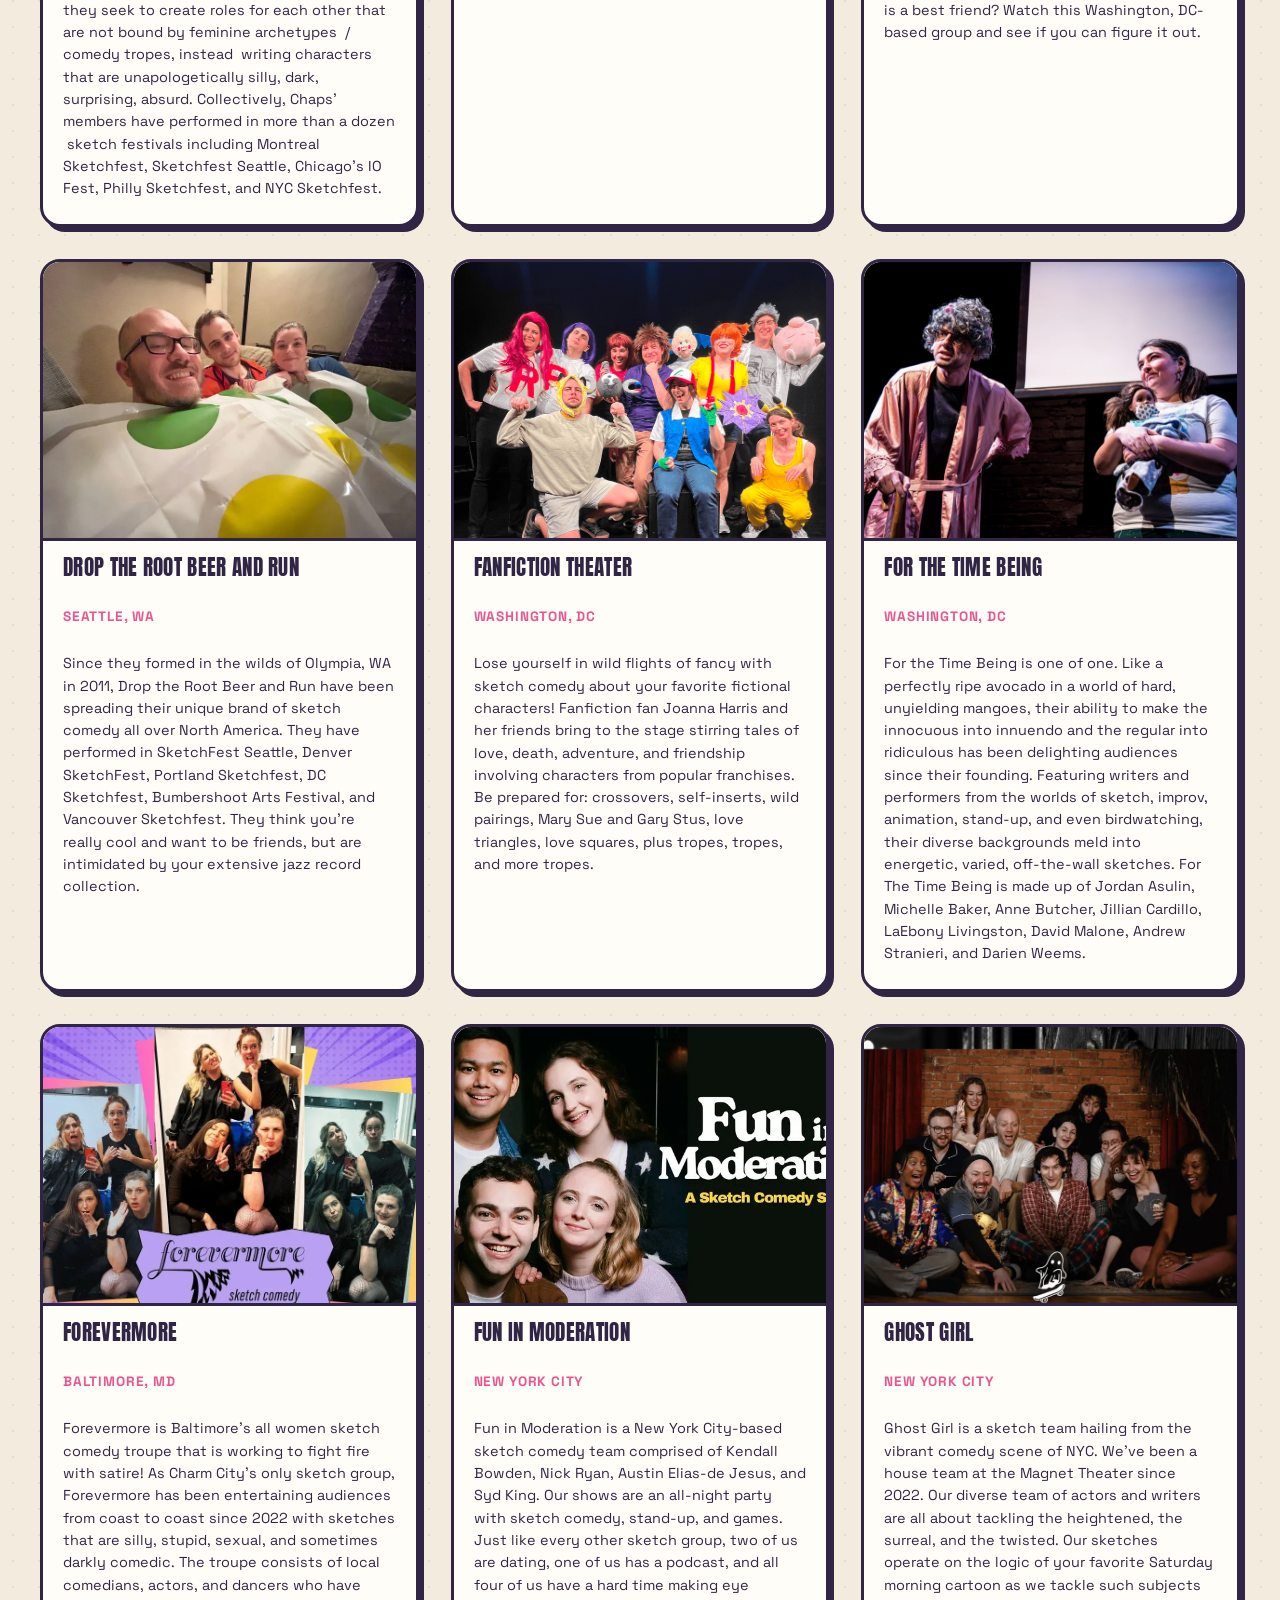
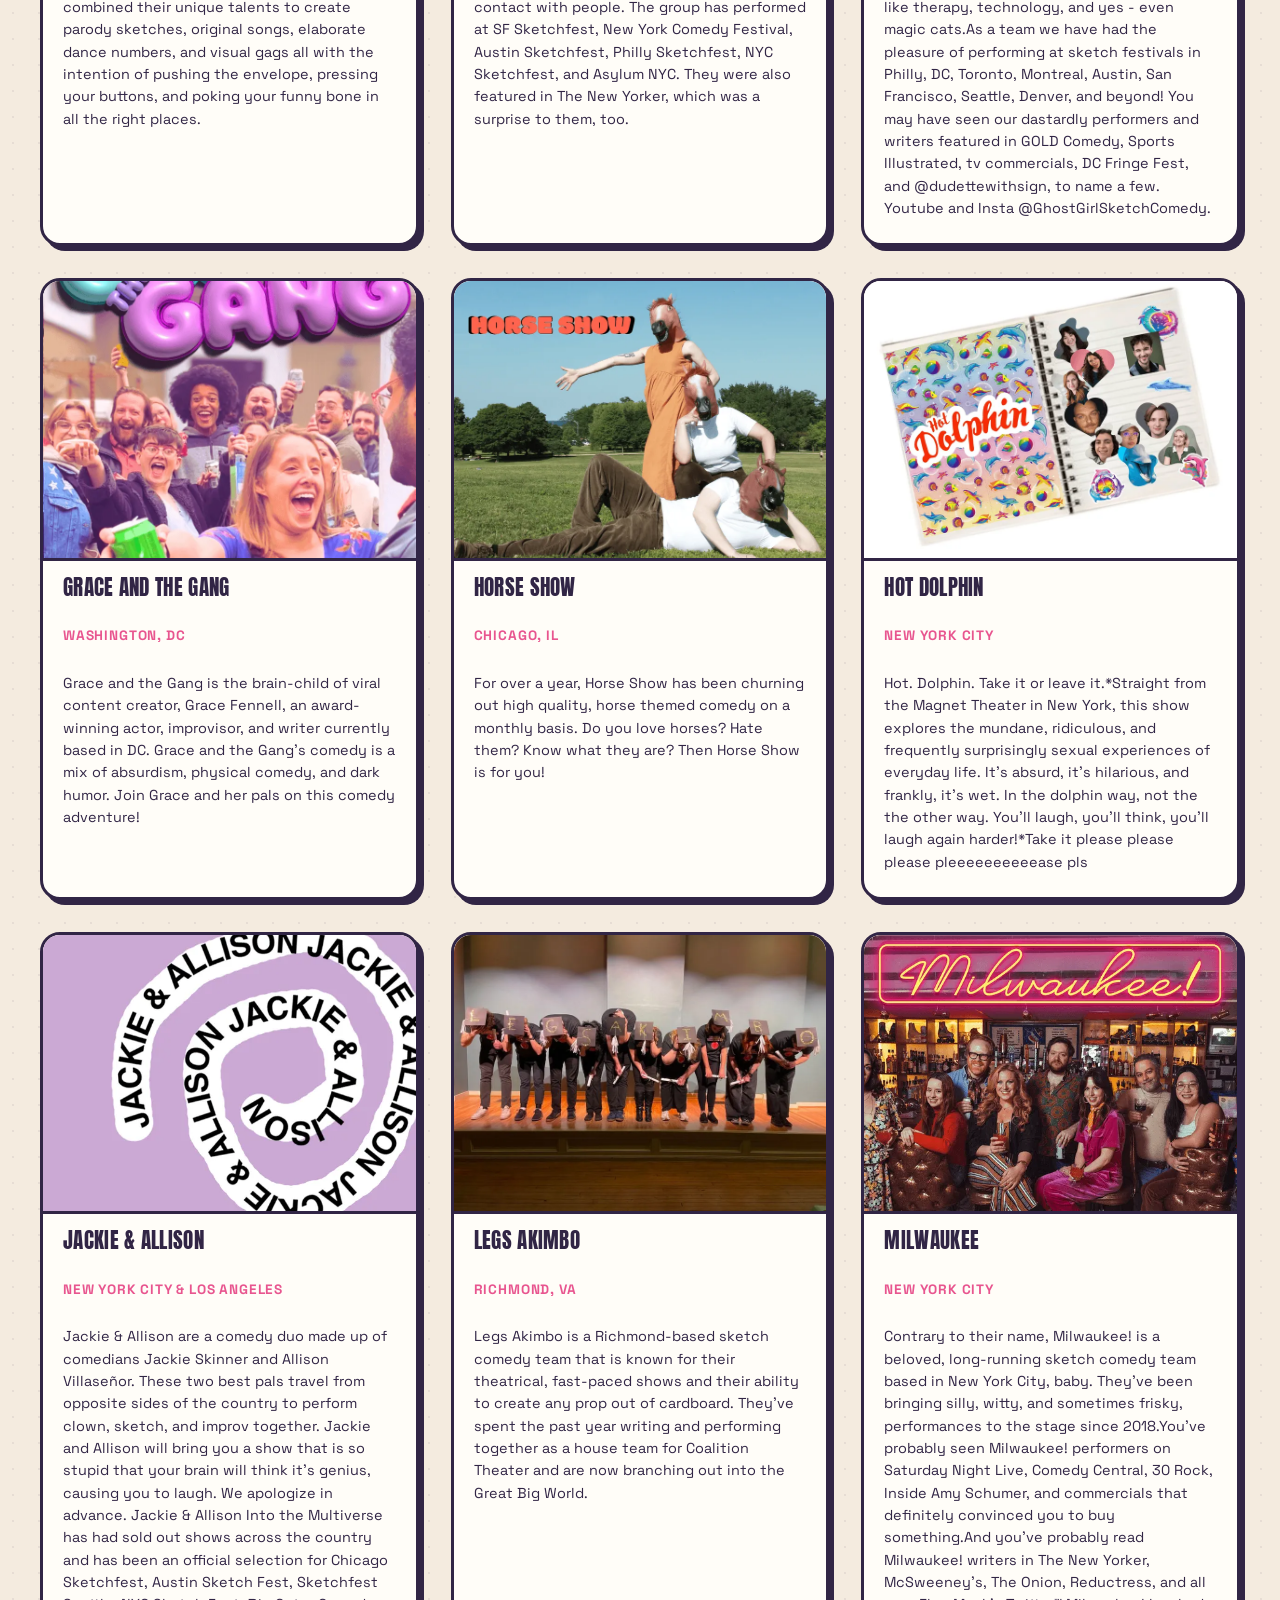
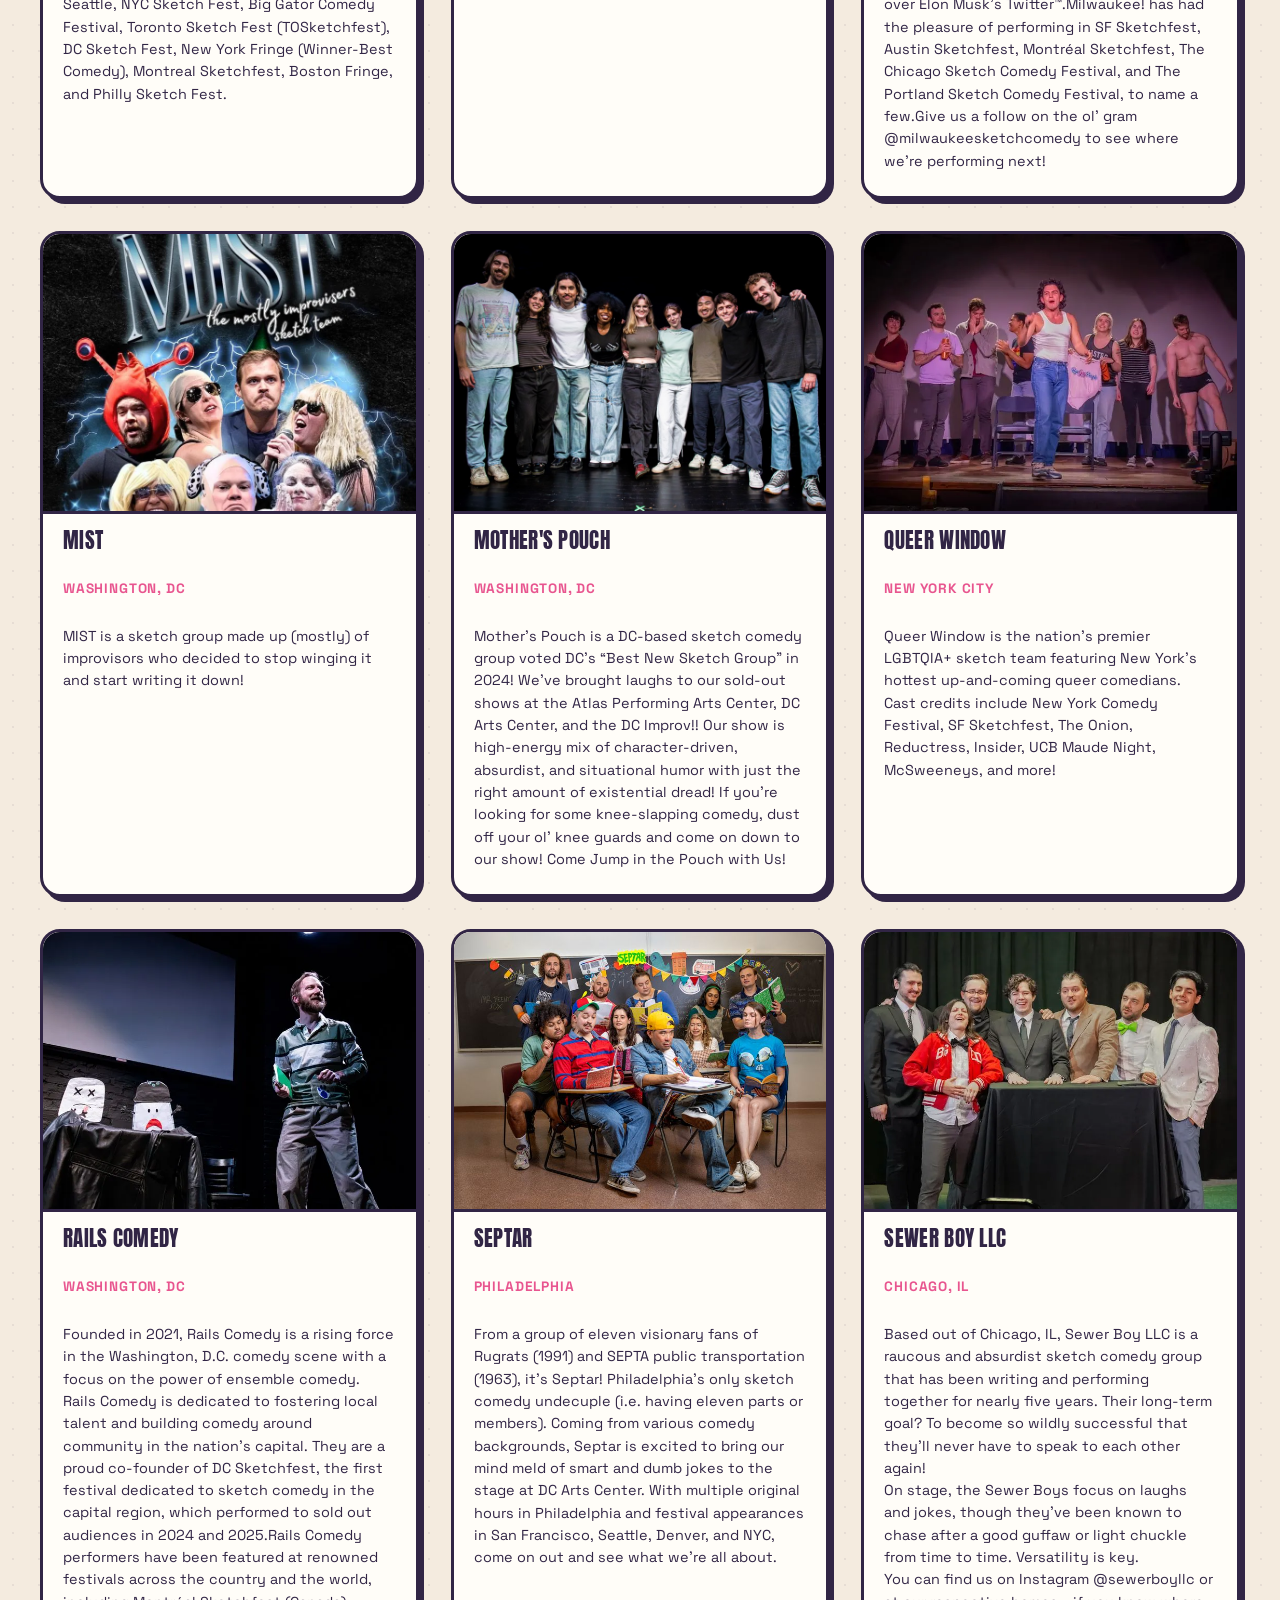
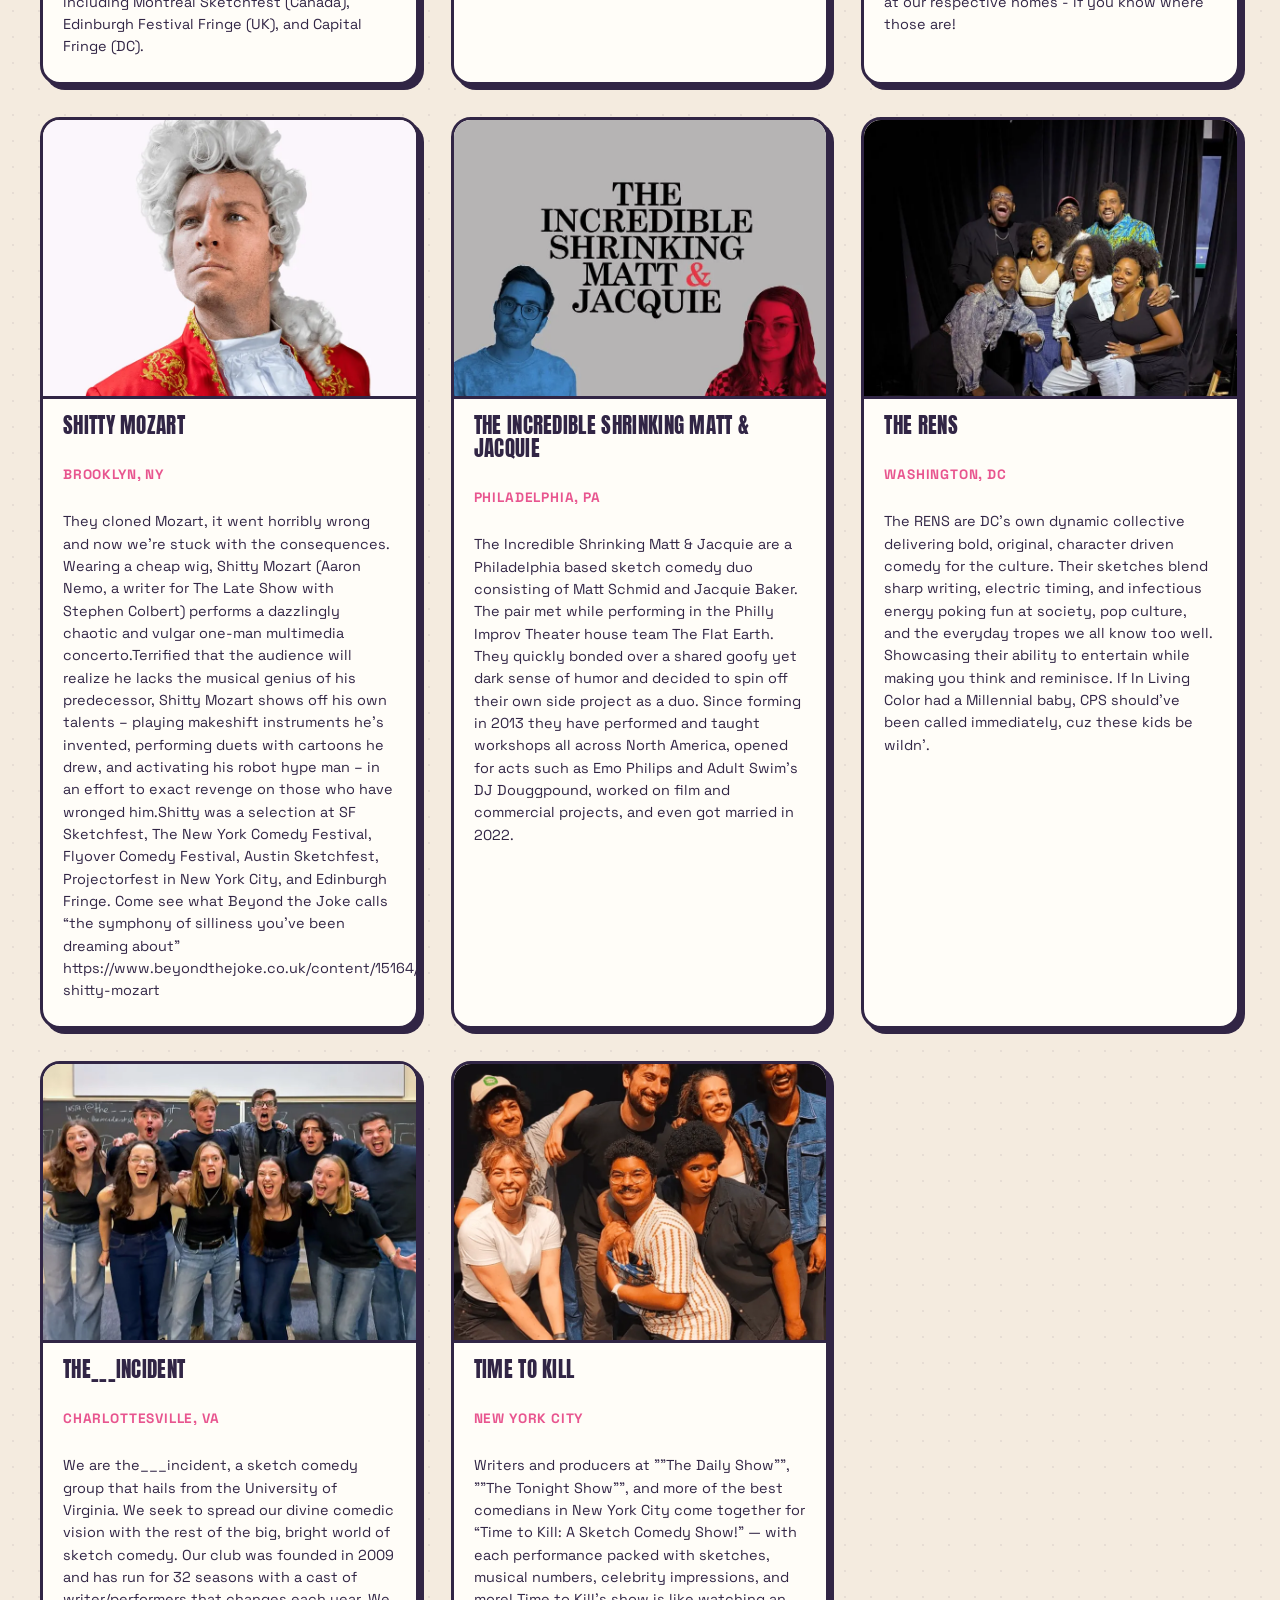
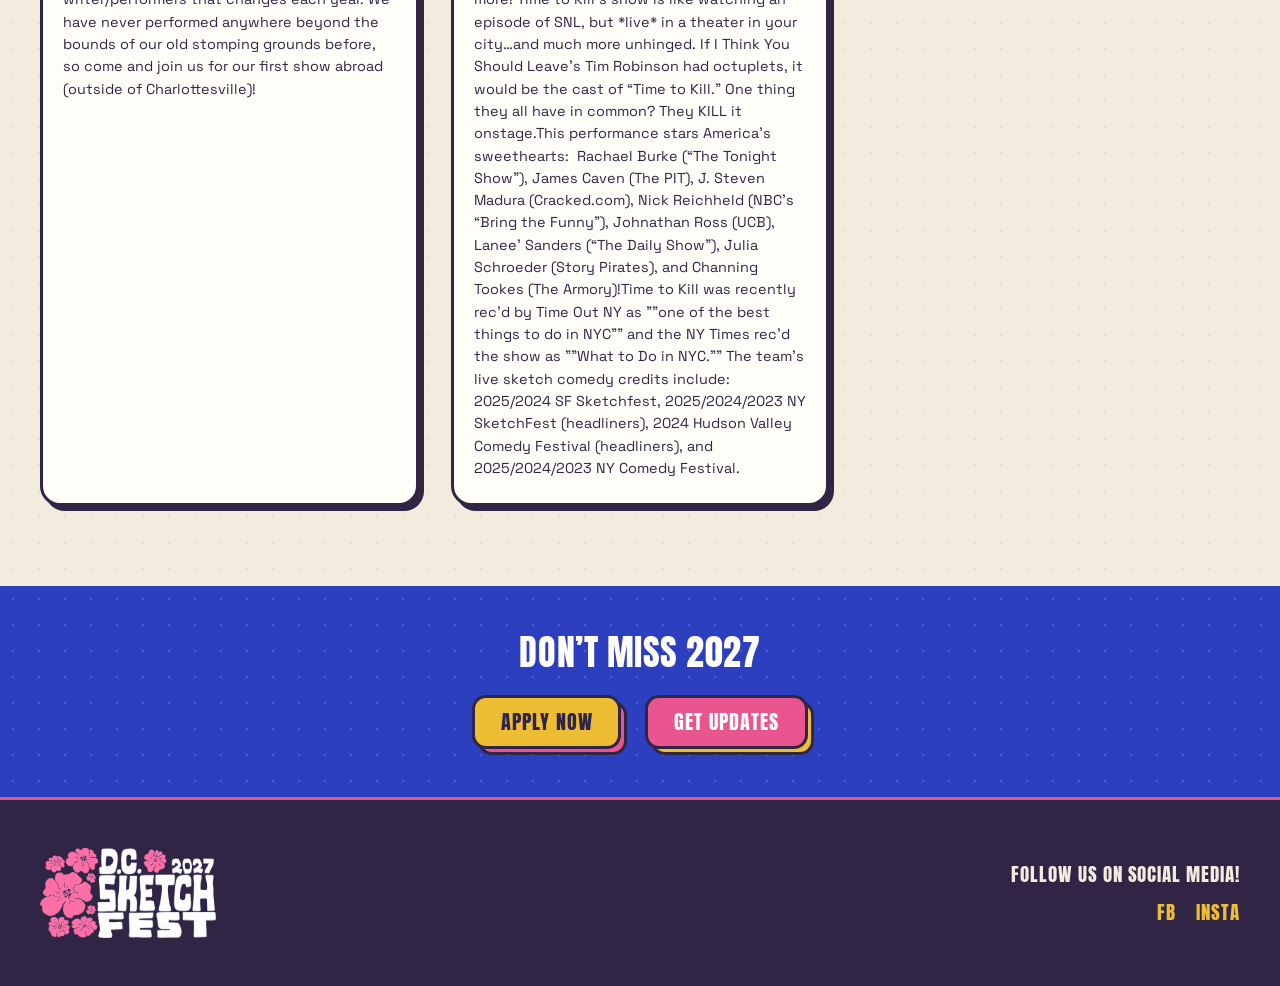
<file: performers-2026/index.html>
<!DOCTYPE html>
<html lang="en">
<head>
<meta charset="utf-8">
<meta name="viewport" content="width=device-width, initial-scale=1">
<title>2026 Lineup - DC Sketchfest</title>
<meta name="description" content="The 32 sketch comedy teams who performed at DC Sketchfest 2026.">

<meta property="og:type" content="website">
<meta property="og:url" content="https://dcsketchfest.com/performers-2026/">
<meta property="og:title" content="2026 Lineup - DC Sketchfest">
<meta property="og:description" content="The 32 sketch comedy teams who performed at DC Sketchfest 2026.">
<meta property="og:image" content="https://dcsketchfest.com/assets/img/brand/og-image.avif">
<meta name="twitter:card" content="summary_large_image">

<link rel="canonical" href="https://dcsketchfest.com/performers-2026/">
<link rel="icon" href="/assets/img/brand/favicon.svg" type="image/svg+xml">
<link rel="icon" href="/assets/img/brand/favicon-32.png" sizes="32x32">
<link rel="apple-touch-icon" href="/assets/img/brand/favicon-256.png">

<link rel="preconnect" href="https://fonts.googleapis.com">
<link rel="preconnect" href="https://fonts.gstatic.com" crossorigin>
<link href="https://fonts.googleapis.com/css2?family=Anton&family=Space+Grotesk:wght@400;500;600;700&display=swap" rel="stylesheet">
<link rel="stylesheet" href="/assets/css/style.css">
</head>
<body>
<a class="skip-link" href="#lineup">Skip to the lineup</a>

<header class="navbar">
  <div class="nav-inner">
    <div class="nav-bar">
      <a href="/" class="brand" aria-label="DC Sketchfest home"><img class="brand-logo" src="/assets/img/brand/logo-2027.png" alt="DC Sketchfest 2027" width="1000" height="523"></a>

      <nav id="nav-links" class="nav-links" aria-label="Main">
        <a class="nav-link" href="/#about-section">2027</a>
        <a class="nav-link" href="/apply/">Apply</a>
        <a class="nav-link" href="/volunteer/">Volunteer</a>
        <a class="nav-link" href="/performers-2026/" aria-current="page">Past Lineups</a>
        <a class="nav-link" href="/photos/">Photos</a>
        <a class="nav-link" href="/#faq-section">FAQ</a>
        <a class="nav-link" href="mailto:admin@dcsketchfest.com?subject=Question">Contact</a>
        <a class="nav-link nav-donate-mobile" href="https://givebutter.com/dcsketchfest2027">Donate</a>
      </nav>

      <a class="btn nav-donate-desktop" href="https://givebutter.com/dcsketchfest2027"><span>Donate</span></a>

      <button class="nav-toggle" type="button" aria-expanded="false" aria-controls="nav-links" aria-label="Menu">
        <span></span><span></span><span></span>
      </button>
    </div>
  </div>
</header>

<main>
<section class="section lineup-hero">
  <div class="pad pad-sm">
    <div class="container">
      <h1 class="h-lg text-white">2026 <span class="text-yellow">Performers</span></h1>
      <p class="body-copy text-white" style="margin-top:1rem">32 teams &middot; March 25–28, 2026 &middot; The DC Arts Center</p>

      <nav class="year-switch" aria-label="Festival year">
        <a class="year-link is-current" href="/performers-2026/" aria-current="page">2026</a>
        <a class="year-link" href="/performers-2025/">2025</a>
        <a class="year-link" href="/performers-2024/">2024</a>
      </nav>

      <p class="archive-note">DC Sketchfest returns March 31&ndash;April 3, 2027 &mdash; four nights of sketch comedy at MILKCRATE and Sitar Arts Center. <a href="/apply/">Applications are open</a> through December 13.</p>
    </div>
  </div>
</section>

<section id="lineup" class="section lineup-section">
  <div class="pad pad-md">
    <div class="container">
      <div class="performer-grid">
        <article class="performer-card">
          <img src="/assets/img/performers/alot-a-lot-of-things.png" alt="ALoT (A Lot Of Things) promotional image" loading="lazy" width="400" height="300">
          <div class="performer-card__body">
            <h2 class="performer-card__name">ALoT (A Lot Of Things)</h2>
            <p class="performer-card__city">Chicago, IL</p>
            <p class="performer-card__blurb">Piloted by Beau Maguire and Leo LaCamera, A Lot of Things (A.L.O.T.) delivers hilarious sketch comedy in unexpected ways. Will it be a choose your own adventure style revue? An eight person show performed by only two people? Beau and Leo&#x27;s premier improv form, &quot;Beau and Leo do 50 things in 20 minutes&quot;? (No. It won&#x27;t be that one, because this is a sketch fest - but it could be one of those other things!) Regardless of what form it takes, If you like big dumb comedy performed in new dumb ways, A.L.O.T. is the show for you!</p>
          </div>
        </article>
        <article class="performer-card">
          <img src="/assets/img/performers/avery-sabrina-are-doing-a-sketch-show.avif" alt="Avery &amp; Sabrina Are Doing A Sketch Show! promotional image" loading="lazy" width="400" height="300">
          <div class="performer-card__body">
            <h2 class="performer-card__name">Avery &amp; Sabrina Are Doing A Sketch Show!</h2>
            <p class="performer-card__city">Dallas, TX</p>
            <p class="performer-card__blurb">Avery and Sabrina have been performing sketch comedy for over four years. As founding members of the Dallas Comedy Club Sketch Team in 2023, they quickly became known for their on stage chemistry, talent, and dedication. Following numerous successful performances, Avery and Sabrina now serve as both coaches and performers, leading the DCC Sketch Team. Their latest venture, “Avery and Sabrina are Doing a Sketch Show,” premiered at the Dallas Independent Comedy Festival in April. <br>The show has since toured through Dallas Comedy Club, Out of Bounds Comedy Festival, New York Sketchiest, and Denver Sketchfest where the show won Best Of Fest - Ensemble.  Between Sabrina’s extensive improv background and Avery’s theater degree, these co-writers and friends(?) continue to develop their distinct brand of chaos and laughter on stages across these grand United States of America.</p>
          </div>
        </article>
        <article class="performer-card">
          <img src="/assets/img/performers/bad-medicine.avif" alt="Bad Medicine promotional image" loading="lazy" width="400" height="300">
          <div class="performer-card__body">
            <h2 class="performer-card__name">Bad Medicine</h2>
            <p class="performer-card__city">Washington, DC</p>
            <p class="performer-card__blurb">The Bad Medicine Show is a high-energy sketch comedy spectacle that’s equal parts dark, cerebral, and delightfully absurd. It’s the perfect blend of smart and stupid fun from a merry band of DC friends who dive headfirst into the ridiculous. When we&#x27;re not cracking up audiences at the legendary DC Improv Comedy Club, we’re hitting the road, bringing the laughs to comedy festivals like Toronto Sketchfest, SF Sketchfest, and Philly Sketchfest. Oh, and we don’t just perform, we teach the fine art of sketch comedy too.</p>
          </div>
        </article>
        <article class="performer-card">
          <img src="/assets/img/performers/burnt-toast-sketch-show.avif" alt="Burnt Toast Sketch Show promotional image" loading="lazy" width="400" height="300">
          <div class="performer-card__body">
            <h2 class="performer-card__name">Burnt Toast Sketch Show</h2>
            <p class="performer-card__city">Brooklyn, NY</p>
            <p class="performer-card__blurb">Burnt Toast is a Brooklyn-based sketch group that formed out of a comedy group at the University of Oklahoma. We do fast-paced sketch comedy like you&#x27;ve never seen! The best part of our performances? We pack each show tight! If one sketch isn&#x27;t your favorite, don&#x27;t worry! We&#x27;re just about to move on to the next one! Each member is a writer and performer, and collaborates on nearly every sketch written. Our members hail from all over, and came together at the hub of Gen-Z comedy: Brooklyn. In addition to sketch comedy, each member is an artist in other capacities: film, stage, and beyond! You can catch us semi-regularly around New York City!</p>
          </div>
        </article>
        <article class="performer-card">
          <img src="/assets/img/performers/cam-wyllie.avif" alt="Cam Wyllie promotional image" loading="lazy" width="400" height="300">
          <div class="performer-card__body">
            <h2 class="performer-card__name">Cam Wyllie</h2>
            <p class="performer-card__city">Somewhere in Canada</p>
            <p class="performer-card__blurb">Cam Wyllie is Canada&#x27;s beloved Sketch Comedy Maniac, with 3 Canadian Comedy Award Nominations, Festival Appearances all over North America, and a bunch of Comedy Awards with made up sounding names.He&#x27;s coming in hot with a carefully curated selection of brave, tragic, and gleefully dumb characters who, like him, are just trying to do their best. Armed with a passable singing voice, a can do attitude, and the odd tinfoil prop, he&#x27;ll give you plenty of reasons to laugh, cheer, and get invested. Open your heart to the hilarious, often surreal, and always unpredictable world of Cam Wyllie. Winner of the Toronto Sketchfest&#x27;s Best of the Fest award, Denver Sketchfest&#x27;s Best of the Fest, and one of only 2 acts to have won the $10,000 grand prize at the Cam Wyllie Sketch Comedy Invitational.</p>
          </div>
        </article>
        <article class="performer-card">
          <img src="/assets/img/performers/catastrophic-success.avif" alt="Catastrophic Success promotional image" loading="lazy" width="400" height="300">
          <div class="performer-card__body">
            <h2 class="performer-card__name">Catastrophic Success</h2>
            <p class="performer-card__city">Chicago, IL</p>
            <p class="performer-card__blurb">Formed in the hallowed halls of The Second City Chicago in 2023, Catastrophic Sucess is a professional sketch group comprised of performer-writers Jake Jones, Mikey Fried, Grant Batdorff, and Sophia Brazda. Known for their surreal, absurdist style of sketch and heightened theatricality, this band of classically trained actors-turned-comedians bring life, music, and thought-provoking commentary to their work. (We&#x27;re kidding.) Following a sold-out run at the Den Theatre of their self-produced revue &quot;Catastrophe!&quot; (2024), their follow-up show, &quot;All&#x27;s Well That Ends&quot; (2025) would sell out the renowned Judy&#x27;s Beat Lounge stage at the Second City Chicago and place Mainstage members Laurel Krabacher and Ryan Miera at the directing helm. At its core, Catastrophic Success finds its stride in exploring the cacophany of mundanity, calamity, and the art of failing upwards. In these sketches, failure is exalted and success...utterly catastrophic.</p>
          </div>
        </article>
        <article class="performer-card">
          <img src="/assets/img/performers/chaps.avif" alt="Chaps promotional image" loading="lazy" width="400" height="300">
          <div class="performer-card__body">
            <h2 class="performer-card__name">Chaps</h2>
            <p class="performer-card__city">Washington, DC</p>
            <p class="performer-card__blurb">Chaps is DC’s first all-women sketch team, made of a suspender-clad, super group of highly seasoned jokesters from across the DC comedy scene. In keeping with their dapper aesthetic, Chaps&#x27; comedic stylings take inspiration from classic vaudeville acts — infusing their shows with jaunty music, physical gags, and buffoonish wit, a la Charlie Chaplin or Abbott and Costello. As a collective, they seek to create roles for each other that are not bound by feminine archetypes  / comedy tropes, instead  writing characters that are unapologetically silly, dark, surprising, absurd. Collectively, Chaps’ members have performed in more than a dozen  sketch festivals including Montreal Sketchfest, Sketchfest Seattle, Chicago&#x27;s IO Fest, Philly Sketchfest, and NYC Sketchfest.</p>
          </div>
        </article>
        <article class="performer-card">
          <img src="/assets/img/performers/danielle-steger.avif" alt="Danielle Steger promotional image" loading="lazy" width="400" height="300">
          <div class="performer-card__body">
            <h2 class="performer-card__name">Danielle Steger</h2>
            <p class="performer-card__city">Washington, DC</p>
            <p class="performer-card__blurb">Danielle Steger is a DC-based sketch comedian who has performed at Philly Sketchfest, SketchFest Seattle, and DC Sketchfest. She has also appeared at the Edinburgh Festival Fringe and Capital Fringe Festival, where she won Best of Fest in 2019 and 2023 with two different comedy shows. She&#x27;s transgender, which you may already know because she brings it up CONSTANTLY.</p>
          </div>
        </article>
        <article class="performer-card">
          <img src="/assets/img/performers/dc-raclette-club.avif" alt="DC Raclette Club promotional image" loading="lazy" width="400" height="300">
          <div class="performer-card__body">
            <h2 class="performer-card__name">DC Raclette Club</h2>
            <p class="performer-card__city">Washington, DC</p>
            <p class="performer-card__blurb">First and foremost, DC Raclette Club is cheesy. Like the savory Swiss cheese from which they are named, they are rich, warm and best enjoyed with laughter. Inspired by acts like Mitchell &amp; Webb, Aunty Donna, and Kids in the Hall, the trio of Andy, Isabelle and Sara bring big characters that celebrate queer identity and joy. Are they all friends? Lovers? Maybe two of them are married and the third is a best friend? Watch this Washington, DC-based group and see if you can figure it out.</p>
          </div>
        </article>
        <article class="performer-card">
          <img src="/assets/img/performers/drop-the-root-beer-and-run.avif" alt="Drop the Root Beer and Run promotional image" loading="lazy" width="400" height="300">
          <div class="performer-card__body">
            <h2 class="performer-card__name">Drop the Root Beer and Run</h2>
            <p class="performer-card__city">Seattle, WA</p>
            <p class="performer-card__blurb">Since they formed in the wilds of Olympia, WA in 2011, Drop the Root Beer and Run have been spreading their unique brand of sketch comedy all over North America. They have performed in SketchFest Seattle, Denver SketchFest, Portland Sketchfest, DC Sketchfest, Bumbershoot Arts Festival, and Vancouver Sketchfest. They think you’re really cool and want to be friends, but are intimidated by your extensive jazz record collection.</p>
          </div>
        </article>
        <article class="performer-card">
          <img src="/assets/img/performers/fanfiction-theater.png" alt="Fanfiction Theater promotional image" loading="lazy" width="400" height="300">
          <div class="performer-card__body">
            <h2 class="performer-card__name">Fanfiction Theater</h2>
            <p class="performer-card__city">Washington, DC</p>
            <p class="performer-card__blurb">Lose yourself in wild flights of fancy with sketch comedy about your favorite fictional characters! Fanfiction fan Joanna Harris and her friends bring to the stage stirring tales of love, death, adventure, and friendship involving characters from popular franchises. Be prepared for: crossovers, self-inserts, wild pairings, Mary Sue and Gary Stus, love triangles, love squares, plus tropes, tropes, and more tropes.</p>
          </div>
        </article>
        <article class="performer-card">
          <img src="/assets/img/performers/for-the-time-being.jpg" alt="For The Time Being promotional image" loading="lazy" width="400" height="300">
          <div class="performer-card__body">
            <h2 class="performer-card__name">For The Time Being</h2>
            <p class="performer-card__city">Washington, DC</p>
            <p class="performer-card__blurb">For the Time Being is one of one. Like a perfectly ripe avocado in a world of hard, unyielding mangoes, their ability to make the innocuous into innuendo and the regular into ridiculous has been delighting audiences since their founding. Featuring writers and performers from the worlds of sketch, improv, animation, stand-up, and even birdwatching, their diverse backgrounds meld into energetic, varied, off-the-wall sketches. For The Time Being is made up of Jordan Asulin, Michelle Baker, Anne Butcher, Jillian Cardillo, LaEbony Livingston, David Malone, Andrew Stranieri, and Darien Weems.</p>
          </div>
        </article>
        <article class="performer-card">
          <img src="/assets/img/performers/forevermore.avif" alt="Forevermore promotional image" loading="lazy" width="400" height="300">
          <div class="performer-card__body">
            <h2 class="performer-card__name">Forevermore</h2>
            <p class="performer-card__city">Baltimore, MD</p>
            <p class="performer-card__blurb">Forevermore is Baltimore’s all women sketch comedy troupe that is working to fight fire with satire! As Charm City&#x27;s only sketch group, Forevermore has been entertaining audiences from coast to coast since 2022 with sketches that are silly, stupid, sexual, and sometimes darkly comedic. The troupe consists of local comedians, actors, and dancers who have combined their unique talents to create parody sketches, original songs, elaborate dance numbers, and visual gags all with the intention of pushing the envelope, pressing your buttons, and poking your funny bone in all the right places.</p>
          </div>
        </article>
        <article class="performer-card">
          <img src="/assets/img/performers/fun-in-moderation.avif" alt="Fun in Moderation promotional image" loading="lazy" width="400" height="300">
          <div class="performer-card__body">
            <h2 class="performer-card__name">Fun in Moderation</h2>
            <p class="performer-card__city">New York City</p>
            <p class="performer-card__blurb">Fun in Moderation is a New York City-based sketch comedy team comprised of Kendall Bowden, Nick Ryan, Austin Elias-de Jesus, and Syd King. Our shows are an all-night party with sketch comedy, stand-up, and games. Just like every other sketch group, two of us are dating, one of us has a podcast, and all four of us have a hard time making eye contact with people. The group has performed at SF Sketchfest, New York Comedy Festival, Austin Sketchfest, Philly Sketchfest, NYC Sketchfest, and Asylum NYC. They were also featured in The New Yorker, which was a surprise to them, too.</p>
          </div>
        </article>
        <article class="performer-card">
          <img src="/assets/img/performers/ghost-girl.avif" alt="Ghost Girl promotional image" loading="lazy" width="400" height="300">
          <div class="performer-card__body">
            <h2 class="performer-card__name">Ghost Girl</h2>
            <p class="performer-card__city">New York City</p>
            <p class="performer-card__blurb">Ghost Girl is a sketch team hailing from the vibrant comedy scene of NYC. We&#x27;ve been a house team at the Magnet Theater since 2022. Our diverse team of actors and writers are all about tackling the heightened, the surreal, and the twisted. Our sketches operate on the logic of your favorite Saturday morning cartoon as we tackle such subjects like therapy, technology, and yes - even magic cats.As a team we have had the pleasure of performing at sketch festivals in Philly, DC, Toronto, Montreal, Austin, San Francisco, Seattle, Denver, and beyond! You may have seen our dastardly performers and writers featured in GOLD Comedy, Sports Illustrated, tv commercials, DC Fringe Fest, and @dudettewithsign, to name a few. Youtube and Insta @GhostGirlSketchComedy.</p>
          </div>
        </article>
        <article class="performer-card">
          <img src="/assets/img/performers/grace-and-the-gang.avif" alt="Grace and the Gang promotional image" loading="lazy" width="400" height="300">
          <div class="performer-card__body">
            <h2 class="performer-card__name">Grace and the Gang</h2>
            <p class="performer-card__city">Washington, DC</p>
            <p class="performer-card__blurb">Grace and the Gang is the brain-child of viral content creator, Grace Fennell, an award-winning actor, improvisor, and writer currently based in DC. Grace and the Gang&#x27;s comedy is a mix of absurdism, physical comedy, and dark humor. Join Grace and her pals on this comedy adventure!</p>
          </div>
        </article>
        <article class="performer-card">
          <img src="/assets/img/performers/horse-show.avif" alt="Horse Show promotional image" loading="lazy" width="400" height="300">
          <div class="performer-card__body">
            <h2 class="performer-card__name">Horse Show</h2>
            <p class="performer-card__city">Chicago, IL</p>
            <p class="performer-card__blurb">For over a year, Horse Show has been churning out high quality, horse themed comedy on a monthly basis. Do you love horses? Hate them? Know what they are? Then Horse Show is for you!</p>
          </div>
        </article>
        <article class="performer-card">
          <img src="/assets/img/performers/hot-dolphin.avif" alt="Hot Dolphin promotional image" loading="lazy" width="400" height="300">
          <div class="performer-card__body">
            <h2 class="performer-card__name">Hot Dolphin</h2>
            <p class="performer-card__city">New York City</p>
            <p class="performer-card__blurb">Hot. Dolphin. Take it or leave it.*Straight from the Magnet Theater in New York, this show explores the mundane, ridiculous, and frequently surprisingly sexual experiences of everyday life. It&#x27;s absurd, it&#x27;s hilarious, and frankly, it&#x27;s wet. In the dolphin way, not the the other way. You&#x27;ll laugh, you&#x27;ll think, you&#x27;ll laugh again harder!*Take it please please please pleeeeeeeeeease pls</p>
          </div>
        </article>
        <article class="performer-card">
          <img src="/assets/img/performers/jackie-allison.avif" alt="Jackie &amp; Allison promotional image" loading="lazy" width="400" height="300">
          <div class="performer-card__body">
            <h2 class="performer-card__name">Jackie &amp; Allison</h2>
            <p class="performer-card__city">New York City &amp; Los Angeles</p>
            <p class="performer-card__blurb">Jackie &amp; Allison are a comedy duo made up of comedians Jackie Skinner and Allison Villaseñor. These two best pals travel from opposite sides of the country to perform clown, sketch, and improv together. Jackie and Allison will bring you a show that is so stupid that your brain will think it&#x27;s genius, causing you to laugh. We apologize in advance. Jackie &amp; Allison Into the Multiverse has had sold out shows across the country and has been an official selection for Chicago Sketchfest, Austin Sketch Fest, Sketchfest Seattle, NYC Sketch Fest, Big Gator Comedy Festival, Toronto Sketch Fest (TOSketchfest), DC Sketch Fest, New York Fringe (Winner-Best Comedy), Montreal Sketchfest, Boston Fringe, and Philly Sketch Fest.</p>
          </div>
        </article>
        <article class="performer-card">
          <img src="/assets/img/performers/legs-akimbo.avif" alt="Legs Akimbo promotional image" loading="lazy" width="400" height="300">
          <div class="performer-card__body">
            <h2 class="performer-card__name">Legs Akimbo</h2>
            <p class="performer-card__city">Richmond, VA</p>
            <p class="performer-card__blurb">Legs Akimbo is a Richmond-based sketch comedy team that is known for their theatrical, fast-paced shows and their ability to create any prop out of cardboard. They’ve spent the past year writing and performing together as a house team for Coalition Theater and are now branching out into the Great Big World.</p>
          </div>
        </article>
        <article class="performer-card">
          <img src="/assets/img/performers/milwaukee.avif" alt="Milwaukee promotional image" loading="lazy" width="400" height="300">
          <div class="performer-card__body">
            <h2 class="performer-card__name">Milwaukee</h2>
            <p class="performer-card__city">New York City</p>
            <p class="performer-card__blurb">Contrary to their name, Milwaukee! is a beloved, long-running sketch comedy team based in New York City, baby. They’ve been bringing silly, witty, and sometimes frisky, performances to the stage since 2018.You’ve probably seen Milwaukee! performers on Saturday Night Live, Comedy Central, 30 Rock, Inside Amy Schumer, and commercials that definitely convinced you to buy something.And you’ve probably read Milwaukee! writers in The New Yorker, McSweeney’s, The Onion, Reductress, and all over Elon Musk’s Twitter™.Milwaukee! has had the pleasure of performing in SF Sketchfest, Austin Sketchfest, Montréal Sketchfest, The Chicago Sketch Comedy Festival, and The Portland Sketch Comedy Festival, to name a few.Give us a follow on the ol’ gram @milwaukeesketchcomedy to see where we’re performing next!</p>
          </div>
        </article>
        <article class="performer-card">
          <img src="/assets/img/performers/mist.avif" alt="MIST promotional image" loading="lazy" width="400" height="300">
          <div class="performer-card__body">
            <h2 class="performer-card__name">MIST</h2>
            <p class="performer-card__city">Washington, DC</p>
            <p class="performer-card__blurb">MIST is a sketch group made up (mostly) of improvisors who decided to stop winging it and start writing it down!</p>
          </div>
        </article>
        <article class="performer-card">
          <img src="/assets/img/performers/mother-s-pouch.jpg" alt="Mother&#x27;s Pouch promotional image" loading="lazy" width="400" height="300">
          <div class="performer-card__body">
            <h2 class="performer-card__name">Mother&#x27;s Pouch</h2>
            <p class="performer-card__city">Washington, DC</p>
            <p class="performer-card__blurb">Mother’s Pouch is a DC-based sketch comedy group voted DC&#x27;s “Best New Sketch Group” in 2024! We’ve brought laughs to our sold-out shows at the Atlas Performing Arts Center, DC Arts Center, and the DC Improv!! Our show is high-energy mix of character-driven, absurdist, and situational humor with just the right amount of existential dread! If you’re looking for some knee-slapping comedy, dust off your ol’ knee guards and come on down to our show! Come Jump in the Pouch with Us!</p>
          </div>
        </article>
        <article class="performer-card">
          <img src="/assets/img/performers/queer-window.avif" alt="Queer Window promotional image" loading="lazy" width="400" height="300">
          <div class="performer-card__body">
            <h2 class="performer-card__name">Queer Window</h2>
            <p class="performer-card__city">New York City</p>
            <p class="performer-card__blurb">Queer Window is the nation’s premier LGBTQIA+ sketch team featuring New York’s hottest up-and-coming queer comedians. Cast credits include New York Comedy Festival, SF Sketchfest, The Onion, Reductress, Insider, UCB Maude Night, McSweeneys, and more!</p>
          </div>
        </article>
        <article class="performer-card">
          <img src="/assets/img/performers/rails-comedy.avif" alt="Rails Comedy promotional image" loading="lazy" width="400" height="300">
          <div class="performer-card__body">
            <h2 class="performer-card__name">Rails Comedy</h2>
            <p class="performer-card__city">Washington, DC</p>
            <p class="performer-card__blurb">Founded in 2021, Rails Comedy is a rising force in the Washington, D.C. comedy scene with a focus on the power of ensemble comedy. Rails Comedy is dedicated to fostering local talent and building comedy around community in the nation’s capital. They are a proud co-founder of DC Sketchfest, the first festival dedicated to sketch comedy in the capital region, which performed to sold out audiences in 2024 and 2025.Rails Comedy performers have been featured at renowned festivals across the country and the world, including Montréal Sketchfest (Canada), Edinburgh Festival Fringe (UK), and Capital Fringe (DC).</p>
          </div>
        </article>
        <article class="performer-card">
          <img src="/assets/img/performers/septar.jpg" alt="Septar promotional image" loading="lazy" width="400" height="300">
          <div class="performer-card__body">
            <h2 class="performer-card__name">Septar</h2>
            <p class="performer-card__city">Philadelphia</p>
            <p class="performer-card__blurb">From a group of eleven visionary fans of Rugrats (1991) and SEPTA public transportation (1963), it&#x27;s Septar! Philadelphia&#x27;s only sketch comedy undecuple (i.e. having eleven parts or members). Coming from various comedy backgrounds, Septar is excited to bring our mind meld of smart and dumb jokes to the stage at DC Arts Center. With multiple original hours in Philadelphia and festival appearances in San Francisco, Seattle, Denver, and NYC, come on out and see what we&#x27;re all about.</p>
          </div>
        </article>
        <article class="performer-card">
          <img src="/assets/img/performers/sewer-boy-llc.avif" alt="Sewer Boy LLC promotional image" loading="lazy" width="400" height="300">
          <div class="performer-card__body">
            <h2 class="performer-card__name">Sewer Boy LLC</h2>
            <p class="performer-card__city">Chicago, IL</p>
            <p class="performer-card__blurb">Based out of Chicago, IL, Sewer Boy LLC is a raucous and absurdist sketch comedy group that has been writing and performing together for nearly five years. Their long-term goal? To become so wildly successful that they’ll never have to speak to each other again!<br>On stage, the Sewer Boys focus on laughs and jokes, though they’ve been known to chase after a good guffaw or light chuckle from time to time. Versatility is key.<br>You can find us on Instagram @sewerboyllc or at our respective homes - if you know where those are!</p>
          </div>
        </article>
        <article class="performer-card">
          <img src="/assets/img/performers/shitty-mozart.avif" alt="Shitty Mozart promotional image" loading="lazy" width="400" height="300">
          <div class="performer-card__body">
            <h2 class="performer-card__name">Shitty Mozart</h2>
            <p class="performer-card__city">Brooklyn, NY</p>
            <p class="performer-card__blurb">They cloned Mozart, it went horribly wrong and now we&#x27;re stuck with the consequences. Wearing a cheap wig, Shitty Mozart (Aaron Nemo, a writer for The Late Show with Stephen Colbert) performs a dazzlingly chaotic and vulgar one-man multimedia concerto.Terrified that the audience will realize he lacks the musical genius of his predecessor, Shitty Mozart shows off his own talents – playing makeshift instruments he&#x27;s invented, performing duets with cartoons he drew, and activating his robot hype man – in an effort to exact revenge on those who have wronged him.Shitty was a selection at SF Sketchfest, The New York Comedy Festival, Flyover Comedy Festival, Austin Sketchfest, Projectorfest in New York City, and Edinburgh Fringe. Come see what Beyond the Joke calls “the symphony of silliness you’ve been dreaming about” https://www.beyondthejoke.co.uk/content/15164/review-shitty-mozart</p>
          </div>
        </article>
        <article class="performer-card">
          <img src="/assets/img/performers/the-incredible-shrinking-matt-jacquie.avif" alt="The Incredible Shrinking Matt &amp; Jacquie promotional image" loading="lazy" width="400" height="300">
          <div class="performer-card__body">
            <h2 class="performer-card__name">The Incredible Shrinking Matt &amp; Jacquie</h2>
            <p class="performer-card__city">Philadelphia, PA</p>
            <p class="performer-card__blurb">The Incredible Shrinking Matt &amp; Jacquie are a Philadelphia based sketch comedy duo consisting of Matt Schmid and Jacquie Baker. The pair met while performing in the Philly Improv Theater house team The Flat Earth. They quickly bonded over a shared goofy yet dark sense of humor and decided to spin off their own side project as a duo. Since forming in 2013 they have performed and taught workshops all across North America, opened for acts such as Emo Philips and Adult Swim’s DJ Douggpound, worked on film and commercial projects, and even got married in 2022.</p>
          </div>
        </article>
        <article class="performer-card">
          <img src="/assets/img/performers/the-rens.avif" alt="The RENS promotional image" loading="lazy" width="400" height="300">
          <div class="performer-card__body">
            <h2 class="performer-card__name">The RENS</h2>
            <p class="performer-card__city">Washington, DC</p>
            <p class="performer-card__blurb">The RENS are DC’s own dynamic collective delivering bold, original, character driven comedy for the culture. Their sketches blend sharp writing, electric timing, and infectious energy poking fun at society, pop culture, and the everyday tropes we all know too well. Showcasing their ability to entertain while making you think and reminisce. If In Living Color had a Millennial baby, CPS should’ve been called immediately, cuz these kids be wildn’.</p>
          </div>
        </article>
        <article class="performer-card">
          <img src="/assets/img/performers/the-incident.avif" alt="the___incident promotional image" loading="lazy" width="400" height="300">
          <div class="performer-card__body">
            <h2 class="performer-card__name">the___incident</h2>
            <p class="performer-card__city">Charlottesville, VA</p>
            <p class="performer-card__blurb">We are the___incident, a sketch comedy group that hails from the University of Virginia. We seek to spread our divine comedic vision with the rest of the big, bright world of sketch comedy. Our club was founded in 2009 and has run for 32 seasons with a cast of writer/performers that changes each year. We have never performed anywhere beyond the bounds of our old stomping grounds before, so come and join us for our first show abroad (outside of Charlottesville)!</p>
          </div>
        </article>
        <article class="performer-card">
          <img src="/assets/img/performers/time-to-kill.avif" alt="Time to Kill promotional image" loading="lazy" width="400" height="300">
          <div class="performer-card__body">
            <h2 class="performer-card__name">Time to Kill</h2>
            <p class="performer-card__city">New York City</p>
            <p class="performer-card__blurb">Writers and producers at &quot;&quot;The Daily Show&quot;&quot;, &quot;&quot;The Tonight Show&quot;&quot;, and more of the best comedians in New York City come together for “Time to Kill: A Sketch Comedy Show!” — with each performance packed with sketches, musical numbers, celebrity impressions, and more! Time to Kill&#x27;s show is like watching an episode of SNL, but *live* in a theater in your city…and much more unhinged. If I Think You Should Leave’s Tim Robinson had octuplets, it would be the cast of “Time to Kill.” One thing they all have in common? They KILL it onstage.This performance stars America&#x27;s sweethearts:  Rachael Burke (“The Tonight Show”), James Caven (The PIT), J. Steven Madura (Cracked.com), Nick Reichheld (NBC’s “Bring the Funny”), Johnathan Ross (UCB), Lanee’ Sanders (“The Daily Show”), Julia Schroeder (Story Pirates), and Channing Tookes (The Armory)!Time to Kill was recently rec&#x27;d by Time Out NY as &quot;&quot;one of the best things to do in NYC&quot;&quot; and the NY Times rec&#x27;d the show as &quot;&quot;What to Do in NYC.&quot;&quot; The team&#x27;s live sketch comedy credits include: 2025/2024 SF Sketchfest, 2025/2024/2023 NY SketchFest (headliners), 2024 Hudson Valley Comedy Festival (headliners), and 2025/2024/2023 NY Comedy Festival.</p>
          </div>
        </article>
      </div>
    </div>
  </div>
</section>

<section class="section section--teal">
  <div class="pad pad-sm">
    <div class="container text-center">
      <h2 class="h-sm text-white">Don&rsquo;t miss 2027</h2>
      <div class="btn-row" style="margin-top:1.5rem">
        <a class="btn btn--yellow" href="/apply/"><span>Apply Now</span></a>
        <a class="btn btn--purple" href="/#newsletter-section"><span>Get Updates</span></a>
      </div>
    </div>
  </div>
</section>
</main>

<footer class="footer">
  <div class="pad pad-sm">
    <div class="container footer-wrapper">
      <a class="footer-logo" href="/" title="Homepage"><img class="brand-logo brand-logo--light" src="/assets/img/brand/logo-2027-light.png" alt="DC Sketchfest 2027" width="1000" height="511"></a>
      <div class="footer-social">
        <div class="join-us">Follow us on social media!</div>
        <div class="social-links">
          <a href="https://facebook.com/dcsketchfest" target="_blank" rel="noopener">fb</a>
          <a href="https://instagram.com/dcsketchfest" target="_blank" rel="noopener">insta</a>
        </div>
      </div>
    </div>
  </div>
</footer>

<script src="/assets/js/main.js" defer></script>
</body>
</html>
</file>
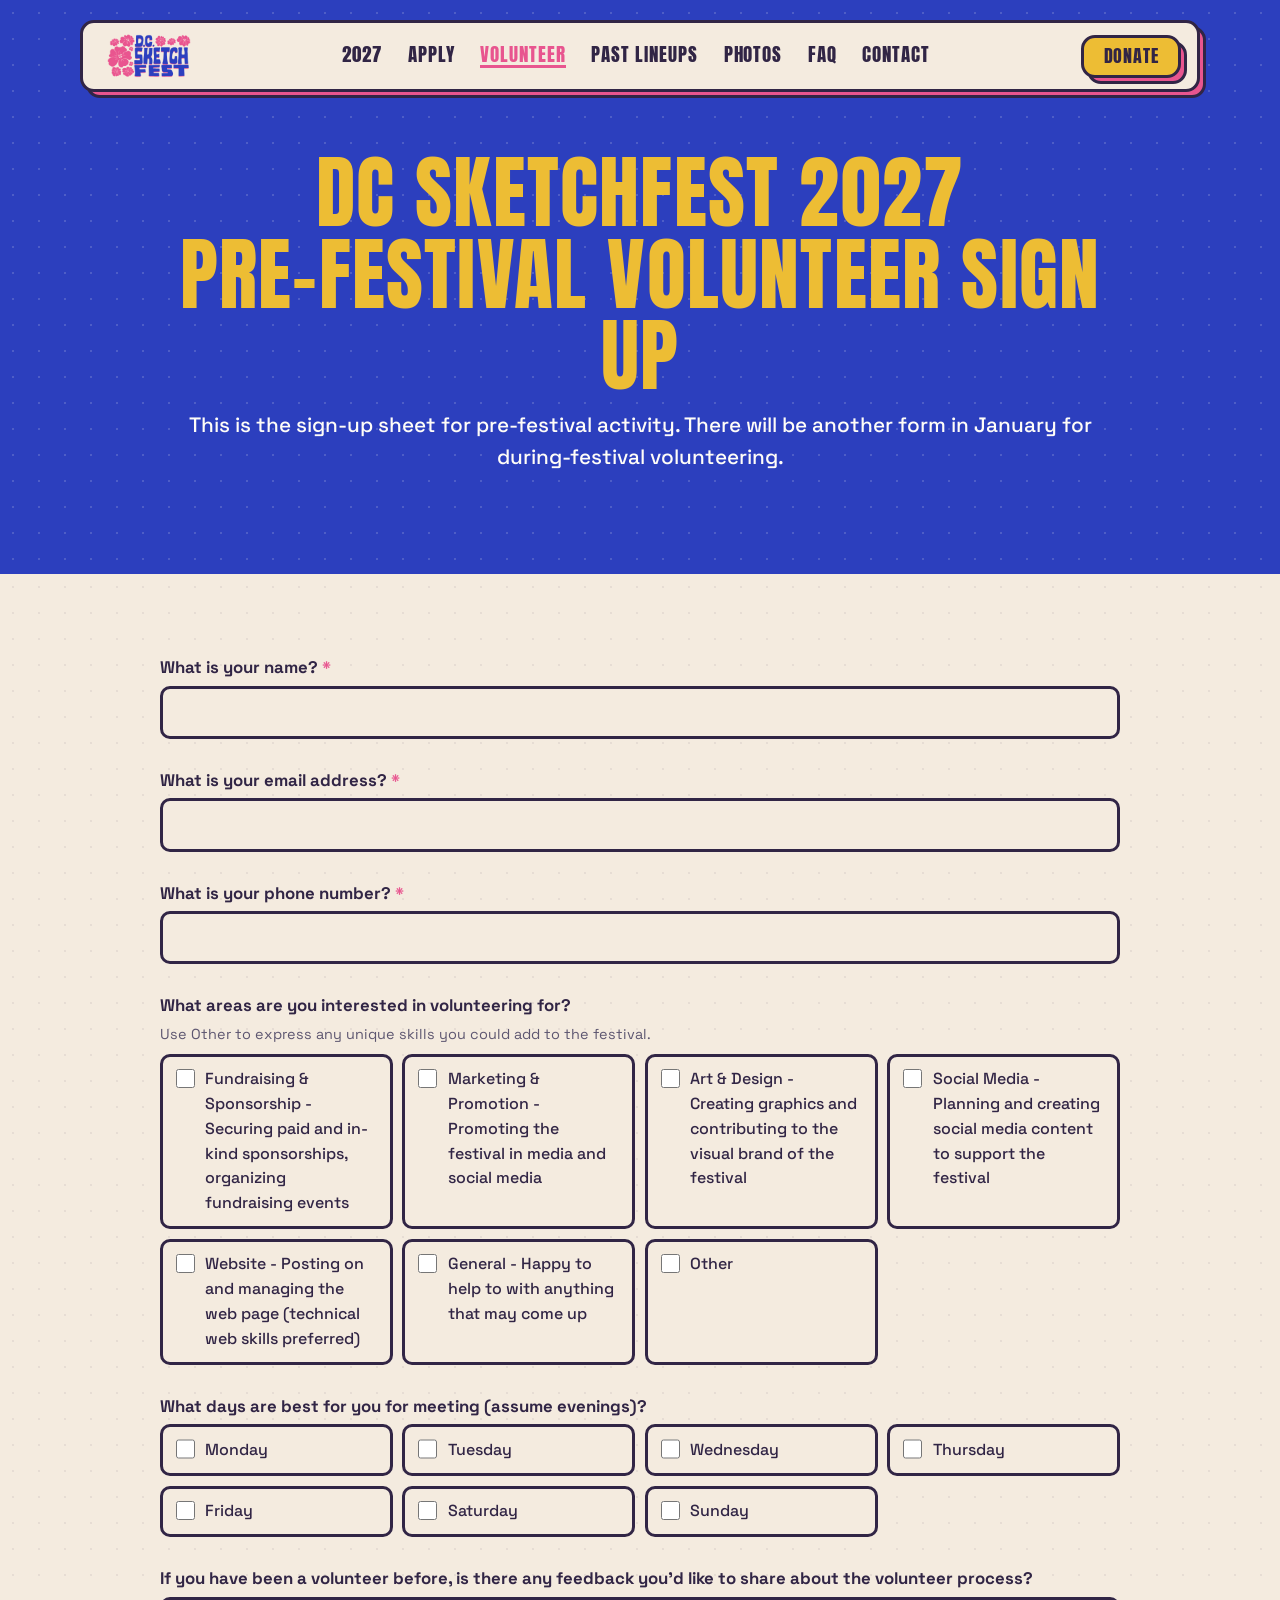
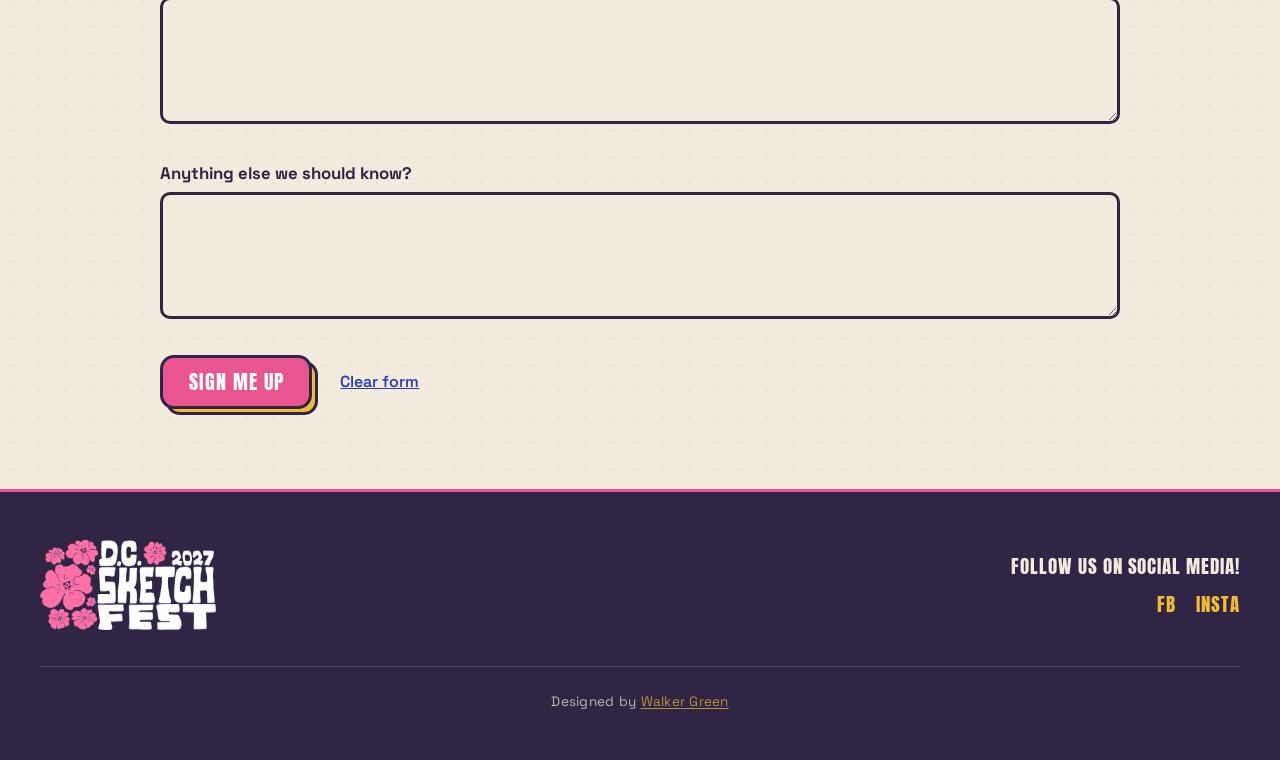
<file: volunteer/index.html>
<!DOCTYPE html>
<html lang="en">
<head>
<meta charset="utf-8">
<meta name="viewport" content="width=device-width, initial-scale=1">
<title>Volunteer Sign Up - DC Sketchfest</title>
<meta name="description" content="Sign up to volunteer with DC Sketchfest before the 2027 festival.">
<link rel="canonical" href="https://dcsketchfest.com/volunteer/">
<link rel="icon" href="/assets/img/brand/favicon.svg" type="image/svg+xml">
<link rel="icon" href="/assets/img/brand/favicon-32.png" sizes="32x32">
<link rel="preconnect" href="https://fonts.googleapis.com">
<link rel="preconnect" href="https://fonts.gstatic.com" crossorigin>
<link href="https://fonts.googleapis.com/css2?family=Anton&amp;family=Space+Grotesk:wght@400;500;600;700&amp;display=swap" rel="stylesheet">
<link rel="stylesheet" href="/assets/css/style.css">
<link rel="stylesheet" href="/assets/css/apply.css">
</head>
<body>
<header class="navbar">
  <div class="nav-inner">
    <div class="nav-bar">
      <a href="/" class="brand" aria-label="DC Sketchfest home"><img class="brand-logo" src="/assets/img/brand/logo-2027.png" alt="DC Sketchfest 2027" width="1000" height="523"></a>

      <nav id="nav-links" class="nav-links" aria-label="Main">
        <!-- Matches staging's own nav: no Photos page exists in this repo. -->
        <a class="nav-link" href="/#about-section">2027</a>
        <a class="nav-link" href="/apply/">Apply</a>
        <a class="nav-link" href="/volunteer/" aria-current="page">Volunteer</a>
        <a class="nav-link" href="/performers-2026/">Past Lineups</a>
        <a class="nav-link" href="/photos/">Photos</a>
        <a class="nav-link" href="/#faq-section">FAQ</a>
        <a class="nav-link" href="mailto:admin@dcsketchfest.com?subject=Question">Contact</a>
        <a class="nav-link nav-donate-mobile" href="https://givebutter.com/dcsketchfest2027">Donate</a>
      </nav>

      <a class="btn nav-donate-desktop" href="https://givebutter.com/dcsketchfest2027"><span>Donate</span></a>

      <button class="nav-toggle" type="button" aria-expanded="false" aria-controls="nav-links" aria-label="Menu">
        <span></span><span></span><span></span>
      </button>
    </div>
  </div>
</header>
<main>
<section class="section section--teal apply-hero">
  <div class="pad pad-md">
    <div class="container container--md apply-intro">
      <h1 class="h-lg text-yellow">DC Sketchfest 2027<br>Pre-Festival Volunteer Sign Up</h1>
      <p class="body-copy text-white">This is the sign-up sheet for pre-festival activity. There will be another form in January for during-festival volunteering.</p>
    </div>
  </div>
</section>

<section class="section section--cream apply-body">
  <div class="pad pad-md">
    <div class="container container--md">

      <!-- Posts straight to the Google Form behind
           "DCSF 2027 Pre-Festival Volunteer Sign Up", so a submission here is
           an ordinary form response: Google writes the row, the timestamp and
           the column mapping into the linked responses sheet itself. Field
           names are the form's own entry IDs and must not be renamed.
           The POST targets the hidden iframe below because Google's endpoint
           sends no CORS headers; the iframe's load event is the only signal
           the browser is allowed to see. -->
      <form id="volunteer-form" class="apply-form" method="POST"
            action="https://docs.google.com/forms/d/e/1FAIpQLSf3IQ2f6wrhQe0cdu_0TbGnJo70_1DNCT-iABmTUIySwugE0w/formResponse"
            target="gform-sink" novalidate>

        <!-- Bots fill hidden fields; humans never see this one. -->
        <p class="hp" aria-hidden="true"><label>Leave this empty <input type="text" name="website" tabindex="-1" autocomplete="off"></label></p>

        <div class="field">
          <label for="name">What is your name? <span class="req">*</span></label>
          <input type="text" id="name" name="entry.748899624" autocomplete="name" required>
        </div>

        <div class="field">
          <label for="email">What is your email address? <span class="req">*</span></label>
          <input type="email" id="email" name="entry.22364742" autocomplete="email" required>
        </div>

        <div class="field">
          <label for="phone">What is your phone number? <span class="req">*</span></label>
          <input type="tel" id="phone" name="entry.150452939" autocomplete="tel" required>
        </div>

        <fieldset class="field checkgroup">
          <legend>What areas are you interested in volunteering for?</legend>
          <p class="help">Use Other to express any unique skills you could add to the festival.</p>
          <div class="checks">
              <label class="check"><input type="checkbox" name="entry.2141830555" value="Fundraising & Sponsorship - Securing paid and in-kind sponsorships, organizing fundraising events" id="area0"><span>Fundraising &amp; Sponsorship - Securing paid and in-kind sponsorships, organizing fundraising events</span></label>
              <label class="check"><input type="checkbox" name="entry.2141830555" value="Marketing & Promotion - Promoting the festival in media and social media" id="area1"><span>Marketing &amp; Promotion - Promoting the festival in media and social media</span></label>
              <label class="check"><input type="checkbox" name="entry.2141830555" value="Art & Design - Creating graphics and contributing to the visual brand of the festival" id="area2"><span>Art &amp; Design - Creating graphics and contributing to the visual brand of the festival</span></label>
              <label class="check"><input type="checkbox" name="entry.2141830555" value="Social Media - Planning and creating social media content to support the festival" id="area3"><span>Social Media - Planning and creating social media content to support the festival</span></label>
              <label class="check"><input type="checkbox" name="entry.2141830555" value="Website - Posting on and managing the web page (technical web skills preferred)" id="area4"><span>Website - Posting on and managing the web page (technical web skills preferred)</span></label>
              <label class="check"><input type="checkbox" name="entry.2141830555" value="General - Happy to help to with anything that may come up" id="area5"><span>General - Happy to help to with anything that may come up</span></label>
              <label class="check"><input type="checkbox" value="__other_option__" id="area-other"><span>Other</span></label>
          </div>
          <div class="field" id="area-other-wrap" hidden style="margin-top:1rem">
            <label for="area-other-text">Other &mdash; tell us more</label>
            <input type="text" id="area-other-text" name="entry.2141830555.other_option_response">
          </div>
        </fieldset>

        <fieldset class="field checkgroup">
          <legend>What days are best for you for meeting (assume evenings)?</legend>
          <div class="checks">
              <label class="check"><input type="checkbox" name="entry.1623177207" value="Monday" id="day0"><span>Monday</span></label>
              <label class="check"><input type="checkbox" name="entry.1623177207" value="Tuesday" id="day1"><span>Tuesday</span></label>
              <label class="check"><input type="checkbox" name="entry.1623177207" value="Wednesday" id="day2"><span>Wednesday</span></label>
              <label class="check"><input type="checkbox" name="entry.1623177207" value="Thursday" id="day3"><span>Thursday</span></label>
              <label class="check"><input type="checkbox" name="entry.1623177207" value="Friday" id="day4"><span>Friday</span></label>
              <label class="check"><input type="checkbox" name="entry.1623177207" value="Saturday" id="day5"><span>Saturday</span></label>
              <label class="check"><input type="checkbox" name="entry.1623177207" value="Sunday" id="day6"><span>Sunday</span></label>
          </div>
        </fieldset>

        <div class="field">
          <label for="feedback">If you have been a volunteer before, is there any feedback you&rsquo;d like to share about the volunteer process?</label>
          <textarea id="feedback" name="entry.12081110" rows="4"></textarea>
        </div>

        <div class="field">
          <label for="anything">Anything else we should know?</label>
          <textarea id="anything" name="entry.1994531496" rows="4"></textarea>
        </div>

        <div class="errors" id="errors" role="alert" hidden></div>

        <div class="form-actions">
          <button type="submit" class="btn btn--purple" id="submit"><span>Sign me up</span></button>
          <button type="button" class="text-btn" id="clear">Clear form</button>
        </div>
      </form>

      <div id="done" class="done" hidden></div>

      <!-- Submission target. Keeps the page put instead of handing the
           visitor Google's own confirmation screen. -->
      <iframe name="gform-sink" id="gform-sink" title="Form submission target"
              style="position:absolute;left:-9999px;width:1px;height:1px;border:0"
              aria-hidden="true" tabindex="-1"></iframe>

    </div>
  </div>
</section>
</main>

<footer class="footer">
  <div class="pad pad-sm">
    <div class="container footer-wrapper">
      <a class="footer-logo" href="/" title="Homepage"><img class="brand-logo brand-logo--light" src="/assets/img/brand/logo-2027-light.png" alt="DC Sketchfest 2027" width="1000" height="511"></a>
      <div class="footer-social">
        <div class="join-us">Follow us on social media!</div>
        <div class="social-links">
          <a href="https://facebook.com/dcsketchfest" target="_blank" rel="noopener">fb</a>
          <a href="https://instagram.com/dcsketchfest" target="_blank" rel="noopener">insta</a>
        </div>
      </div>
    </div>
    <p class="footer-credit">Designed by <a href="https://instagram.com/guywalks" target="_blank" rel="noopener">Walker Green</a></p>
  </div>
</footer>

<script src="/assets/js/main.js" defer></script>
<script src="/assets/js/volunteer.js" defer></script>
</body>
</html>
</file>
<file: assets/css/style.css>
/* ==========================================================================
   DC Sketchfest — 2027 rebrand
   "Riso print shop": Neon Blue, Bubble Pink and Mustard inks on Mayo White
   paper, heavy outlines, hard offset shadows, halftone dots, DC-flag stars.
   Display type is Anton; body is Space Grotesk.

   Class names are carried over from the 2026 site so the lineup pages and
   main.js keep working untouched; legacy color variables (--red, --teal,
   --cream, --purple, --dark) are aliased onto the new inks for the same
   reason.
   ========================================================================== */

:root {
  /* Brand names, in order: Midnite Black, Mayo White, Neon Blue, Bubble Pink,
     Mustard. --white is a paper highlight, not a brand ink. */
  --ink: #312545;
  --paper: #F4EBDF;
  --blue: #2C3FBE;
  --pink: #E8558F;
  --yellow: #EDBD34;
  --white: #fffdf8;

  /* Legacy names still referenced by inline styles and generated pages. */
  --red: var(--pink);
  --cream: var(--paper);
  --teal: var(--blue);
  --purple: var(--blue);
  --dark: var(--ink);

  --font-display: "Anton", "Arial Black", sans-serif;
  --font-body: "Space Grotesk", system-ui, -apple-system, sans-serif;

  --border: 3px solid var(--ink);
  --shadow-offset: 6px;
  --radius-card: 20px;
  --radius-pill: 14px;

  --gutter: 2.5rem;
  --container: 80rem;

  /* Halftone dot patterns, tinted per background. */
  --dots-light: radial-gradient(rgba(255, 253, 248, .16) 1.5px, transparent 1.5px);
  --dots-dark: radial-gradient(rgba(49, 37, 69, .07) 1.5px, transparent 1.5px);
}

@media (max-width: 767px) {
  :root {
    --gutter: 1.25rem;
    --shadow-offset: 5px;
  }
}

/* --------------------------------------------------------------- base --- */

*,
*::before,
*::after {
  box-sizing: border-box;
}

html {
  scroll-behavior: smooth;
  scroll-padding-top: 8rem;
}

body {
  margin: 0;
  background: var(--paper);
  color: var(--ink);
  font-family: var(--font-body);
  font-size: 1rem;
  line-height: 1.55;
  -webkit-font-smoothing: antialiased;
  overflow-x: hidden;
}

img {
  max-width: 100%;
  height: auto;
  display: block;
}

a {
  color: inherit;
}

h1,
h2,
h3,
h4,
h5 {
  font-family: var(--font-display);
  font-weight: 400;
  text-transform: uppercase;
  line-height: 1.02;
  letter-spacing: .015em;
  margin: 0;
}

.h-hero    { font-size: clamp(3.25rem, 13vw, 10rem); }
.h-xl      { font-size: clamp(2.5rem, 9vw, 6.25rem); }
.h-lg      { font-size: clamp(2.25rem, 8vw, 5rem); }
.h-md      { font-size: clamp(1.75rem, 6vw, 3.75rem); }
.h-sm      { font-size: clamp(1.375rem, 4vw, 2.25rem); }
.h-xs      { font-size: clamp(1.125rem, 3vw, 1.5rem); letter-spacing: .03em; }

.text-yellow { color: var(--yellow); }
.text-teal   { color: var(--pink); }   /* legacy accent class → pink ink */
.text-white  { color: var(--white); }
.text-purple { color: var(--blue); }
.text-center { text-align: center; }

.body-copy {
  font-family: var(--font-body);
  font-weight: 500;
  font-size: clamp(1.05rem, 1.7vw, 1.3rem);
  line-height: 1.55;
}

/* ---------------------------------------------------------- structure --- */

.section {
  position: relative;
  overflow: hidden;
}

.section--red    { background: var(--pink); }
.section--cream  { background: var(--paper); background-image: var(--dots-dark); background-size: 26px 26px; }
.section--teal   { background: var(--blue); background-image: var(--dots-light); background-size: 26px 26px; }
.section--yellow { background: var(--yellow); }

/* The mailing-list section trades cobalt for full ink — the site's finale. */
#newsletter-section.section--teal {
  background: var(--ink);
  background-image: var(--dots-light);
  background-size: 26px 26px;
}

.pad {
  padding-left: var(--gutter);
  padding-right: var(--gutter);
}

.pad-lg { padding-top: 8rem;    padding-bottom: 8rem; }
.pad-md { padding-top: 5rem;    padding-bottom: 5rem; }
.pad-sm { padding-top: 3rem;    padding-bottom: 3rem; }

@media (max-width: 991px) {
  .pad-lg { padding-top: 6rem; padding-bottom: 6rem; }
  .pad-md { padding-top: 4rem; padding-bottom: 4rem; }
  .pad-sm { padding-top: 2rem; padding-bottom: 2rem; }
}

@media (max-width: 767px) {
  .pad-lg { padding-top: 4rem; padding-bottom: 4rem; }
  .pad-md { padding-top: 3rem; padding-bottom: 3rem; }
}

.container {
  width: 100%;
  max-width: var(--container);
  margin-inline: auto;
}

.container--md { max-width: 60rem; }

.stack > * + * { margin-top: 1.5rem; }
.stack-sm > * + * { margin-top: .75rem; }

/* ------------------------------------------------------------ buttons --- */

/* Chunky print-block buttons: ink outline, hard offset shadow in a second
   ink color, and the block drops onto its shadow on hover. */
.btn {
  --btn-bg: var(--yellow);
  --btn-fg: var(--ink);
  --btn-shadow: var(--pink);
  position: relative;
  display: inline-block;
  text-decoration: none;
  isolation: isolate;

  /* Reset UA button chrome so <button class="btn"> matches <a class="btn">. */
  appearance: none;
  -webkit-appearance: none;
  background: none;
  border: 0;
  margin: 0;
  padding: 0;
  font: inherit;
  color: inherit;
  cursor: pointer;
}

.btn::before {
  content: "";
  position: absolute;
  inset: 0;
  border-radius: var(--radius-pill);
  background: var(--btn-shadow);
  border: var(--border);
  transform: translate(var(--shadow-offset), var(--shadow-offset));
  z-index: -1;
}

.btn > span {
  display: block;
  background: var(--btn-bg);
  color: var(--btn-fg);
  border: var(--border);
  border-radius: var(--radius-pill);
  padding: .85rem 1.6rem;
  font-family: var(--font-display);
  font-weight: 400;
  font-size: clamp(1.05rem, 1.6vw, 1.4rem);
  letter-spacing: .05em;
  line-height: 1;
  text-transform: uppercase;
  white-space: nowrap;
  transition: transform .15s ease;
}

.btn:hover > span,
.btn:focus-visible > span {
  transform: translate(var(--shadow-offset), var(--shadow-offset));
}

.btn:focus-visible {
  outline: 3px solid var(--pink);
  outline-offset: 4px;
  border-radius: var(--radius-pill);
}

.btn--purple { --btn-bg: var(--pink); --btn-fg: var(--white); --btn-shadow: var(--yellow); }
.btn--yellow { --btn-bg: var(--yellow); --btn-fg: var(--ink); --btn-shadow: var(--pink); }

.btn-row {
  display: flex;
  flex-wrap: wrap;
  gap: 1.5rem;
  justify-content: center;
}

@media (max-width: 560px) {
  .btn > span {
    white-space: normal;
    padding: .7rem 1.15rem;
    font-size: 1.1rem;
    text-align: center;
  }

  .btn-row { gap: 1rem; }
}

/* --------------------------------------------------------------- logo --- */

.brand {
  text-decoration: none;
}

/* Height drives the lockup and the width follows it, so nothing here has to
   know the artwork's aspect ratio; the width/height attributes on the <img>
   are what stop the navbar reflowing while it loads. */
.brand-logo {
  display: block;
  width: auto;
  height: 2.75rem;
}

@media (max-width: 767px) {
  .brand-logo { height: 2.25rem; }
}

/* ---------------------------------------------------------------- nav --- */

.navbar {
  position: fixed;
  top: 1.25rem;
  left: 0;
  right: 0;
  z-index: 99;
  padding-inline: var(--gutter);
}

.nav-inner {
  position: relative;
  width: 100%;
  max-width: 70rem;
  margin-inline: auto;
}

.nav-inner::before {
  content: "";
  position: absolute;
  inset: 0;
  border-radius: var(--radius-pill);
  background: var(--pink);
  border: var(--border);
  transform: translate(var(--shadow-offset), var(--shadow-offset));
}

.nav-bar {
  position: relative;
  display: flex;
  align-items: center;
  justify-content: space-between;
  gap: 2rem;
  background: var(--paper);
  border: var(--border);
  border-radius: var(--radius-pill);
  padding: .7rem 1rem .7rem 1.5rem;
}

.nav-links {
  display: flex;
  align-items: center;
  gap: 1.6rem;
}

.nav-link {
  font-family: var(--font-display);
  font-weight: 400;
  font-size: 1.2rem;
  letter-spacing: .05em;
  line-height: 1;
  text-transform: uppercase;
  color: var(--ink);
  text-decoration: none;
  padding-bottom: .15rem;
  border-bottom: 3px solid transparent;
  transition: color .15s ease, border-color .15s ease;
}

.nav-link:hover,
.nav-link[aria-current="page"] {
  color: var(--pink);
  border-bottom-color: var(--pink);
}

/* Keep the donate pill from towering over the links. */
.navbar .btn > span {
  padding: .6rem 1.2rem;
  font-size: 1.1rem;
}

.nav-toggle {
  display: none;
  width: 3rem;
  height: 3rem;
  padding: 0;
  border: var(--border);
  border-radius: 12px;
  background: var(--yellow);
  cursor: pointer;
  align-items: center;
  justify-content: center;
  flex-direction: column;
  gap: 5px;
}

.nav-toggle span {
  display: block;
  width: 20px;
  height: 3px;
  background: var(--ink);
  border-radius: 2px;
  transition: transform .25s ease, opacity .25s ease;
}

.nav-toggle[aria-expanded="true"] span:nth-child(1) { transform: translateY(8px) rotate(45deg); }
.nav-toggle[aria-expanded="true"] span:nth-child(2) { opacity: 0; }
.nav-toggle[aria-expanded="true"] span:nth-child(3) { transform: translateY(-8px) rotate(-45deg); }

.nav-donate-desktop { flex: none; }

/* Donate appears twice in the markup and never twice on screen: the
   header button is display:none below 992px, where the only nav a
   visitor can reach is the drawer, and the drawer entry is hidden
   above it. One of the two is always the one that is reachable. */
.nav-donate-mobile { display: none; }

@media (max-width: 991px) {
  .nav-toggle { display: flex; }
  .nav-donate-desktop { display: none; }
  .nav-donate-mobile { display: block; }

  .nav-links {
    position: absolute;
    top: calc(100% + 1rem);
    left: 0;
    right: 0;
    flex-direction: column;
    gap: 1.25rem;
    background: var(--paper);
    border: var(--border);
    border-radius: var(--radius-card);
    padding: 1.5rem;
    box-shadow: var(--shadow-offset) var(--shadow-offset) 0 var(--pink);
    display: none;
  }

  .nav-links.is-open { display: flex; }
  .nav-bar { padding-right: .7rem; }
}

/* --------------------------------------------------------------- hero --- */

.hero {
  position: relative;
  background-color: var(--blue);
  background-image: var(--dots-light);
  background-size: 26px 26px;
  min-height: 100svh;
  display: flex;
  align-items: center;
  overflow: hidden;
}

.hero-content {
  position: relative;
  z-index: 2;
  text-align: center;
  padding-top: 9rem;
  padding-bottom: 5rem;
  width: 100%;
}

.hero h1 {
  color: var(--paper);
  text-shadow:
    var(--shadow-offset) var(--shadow-offset) 0 var(--pink),
    calc(var(--shadow-offset) * 2) calc(var(--shadow-offset) * 2) 0 var(--ink);
  margin-bottom: 1.75rem;
}

/* Yellow on cobalt is fine, but yellow over the orange characters is not —
   the ink outline keeps this line readable wherever the art lands. */
.hero-meta {
  color: var(--yellow);
  margin-bottom: 2.75rem;
  text-shadow:
    3px 3px 0 var(--ink),
    -2px -2px 0 var(--ink),
    2px -2px 0 var(--ink),
    -2px 2px 0 var(--ink);
}

/* Rotated year sticker pinned beside the hero title. */
.hero-title-wrap {
  position: relative;
  display: inline-block;
}

.badge-27 {
  position: absolute;
  top: -1.25rem;
  right: -2.5rem;
  z-index: 3;
  display: grid;
  place-items: center;
  width: clamp(4.5rem, 9vw, 6.5rem);
  aspect-ratio: 1;
  border-radius: 50%;
  background: var(--yellow);
  border: var(--border);
  box-shadow: 4px 4px 0 var(--ink);
  font-family: var(--font-display);
  font-size: clamp(1.25rem, 2.6vw, 1.9rem);
  color: var(--ink);
  transform: rotate(12deg);
}

@media (max-width: 767px) {
  /* Float mostly above the title so it doesn't swallow the last letters. */
  .badge-27 { width: 4rem; right: -.25rem; top: -2.75rem; }
}

.hero-art {
  position: absolute;
  inset: 0;
  z-index: 1;
  pointer-events: none;
}

/* The hero cast sits still — only the little Mumbies float. */
.hero-art img {
  position: absolute;
  width: auto;
  transform: rotate(var(--tilt, 0deg));
}

.hero-art .art-tumbler {
  --tilt: -8deg;
  top: 6%;
  right: -2%;
  height: 32vh;
}

/* Tucked toward the bezel and low, so the centred headline column stays
   clear of it — this one used to cut across "…this fall". */
.hero-art .art-striped {
  --tilt: 0deg;
  bottom: -1%;
  right: -5%;
  height: 44vh;
}

.hero-art .art-side {
  --tilt: 6deg;
  bottom: 8%;
  left: -5%;
  height: 28vh;
}

/* Between tablet and desktop the headline is at its widest relative to the
   viewport, so the side art has to move further out still. */
@media (max-width: 1300px) {
  .hero-art .art-tumbler { right: -6%; height: 28vh; }
  .hero-art .art-striped { right: -9%; height: 38vh; }
  .hero-art .art-side    { left: -8%; height: 24vh; }
}

@media (max-width: 991px) {
  .hero-art .art-tumbler { height: 22vh; top: 9%; right: -10%; }
  .hero-art .art-striped { height: 30vh; right: -10%; }
  .hero-art .art-side    { height: 22vh; left: -12%; }
}

@media (max-width: 767px) {
  .hero-art { opacity: .3; }
  .hero-content { padding-top: 8rem; }
}

/* ------------------------------------------------------------- ticker --- */

/* Marquee strip under the hero.
 *
 * The track holds SIX identical spans and translates -50%, so the first three
 * land exactly where the second three began. Six rather than two because the
 * loop is only seamless while half the track is at least as wide as the
 * viewport: with two spans that half was one span, about 1200px, and any
 * window wider than that ran past the end of the track and showed a gap. */
.ticker {
  background: var(--yellow);
  border-top: var(--border);
  border-bottom: var(--border);
  overflow: hidden;
  padding: .65rem 0;
}

.ticker-track {
  display: flex;
  width: max-content;
  /* 84s, not 28s: the duration is the time to cross HALF the track, and
     half the track went from one span to three when the span count went
     from two to six to close the gap. Keeping 28s tripled the speed as a
     side effect of that fix. 84s is the same ~52px/s it always ran at. */
  animation: ticker-scroll 84s linear infinite;
}

.ticker-track > span {
  font-family: var(--font-display);
  font-size: clamp(1.1rem, 2vw, 1.5rem);
  letter-spacing: .06em;
  text-transform: uppercase;
  color: var(--ink);
  white-space: nowrap;
  padding-right: 1.5rem;
}

@keyframes ticker-scroll {
  to { transform: translateX(-50%); }
}

/* --------------------------------------------------------- dates/fees --- */

/* The three application windows as one card: the wrapper carries the outline,
   radius and shadow so the table itself can scroll inside it on a narrow
   phone rather than pushing the page wider. */
.fee-table-wrap {
  max-width: 42rem;
  margin: 2.5rem auto 0;
  border: var(--border);
  border-radius: var(--radius-card);
  background: var(--white);
  box-shadow: var(--shadow-offset) var(--shadow-offset) 0 var(--blue);
  overflow-x: auto;
}

.fee-table {
  width: 100%;
  min-width: 19rem;
  border-collapse: collapse;
  text-align: left;
}

.fee-table th,
.fee-table td {
  padding: 1rem 1.25rem;
}

.fee-table thead th {
  font-family: var(--font-display);
  font-weight: 400;
  font-size: 1rem;
  letter-spacing: .05em;
  text-transform: uppercase;
  background: var(--ink);
  color: var(--paper);
  padding: .8rem 1.25rem;
}

/* The fee column reads as a price list, so its header sits over the numbers. */
.fee-table thead th:last-child,
.fee-price {
  text-align: right;
}

.fee-row + .fee-row {
  border-top: 2px solid var(--ink);
}

.fee-row th {
  font-family: var(--font-display);
  font-weight: 400;
  letter-spacing: .03em;
  text-transform: uppercase;
}

/* The window you can actually apply in is filled, not just ruled — it has to
   be the row you land on before reading any dates. */
.fee-row.is-open {
  background: var(--yellow);
}

.fee-flag {
  display: inline-block;
  margin-left: .5rem;
  padding: .2rem .6rem .25rem;
  border: 2px solid var(--ink);
  border-radius: var(--radius-pill);
  background: var(--blue);
  color: var(--paper);
  font-family: var(--font-body);
  font-weight: 700;
  font-size: .68em;
  letter-spacing: .06em;
  white-space: nowrap;
  vertical-align: .14em;
}

/* `display` above outranks the browser's own [hidden] rule, so the two rows
   that are not the open one would show their flag anyway. The table ships all
   three and hides two; this is what makes the hiding work. */
.fee-flag[hidden] {
  display: none;
}

.fee-price {
  font-family: var(--font-display);
  font-size: 1.35em;
  letter-spacing: .02em;
  white-space: nowrap;
}

.fee-note {
  margin: 1.5rem auto 0;
  max-width: 34rem;
}

@media (max-width: 767px) {
  .fee-table th,
  .fee-table td { padding: .8rem .9rem; }

  .fee-table thead th { padding: .7rem .9rem; font-size: .9rem; }
}

/* ------------------------------------------------------------ tickets --- */

.tickets-heading {
  text-align: center;
  margin-bottom: 2.5rem;
}

/* Year switcher on the lineup pages. */
.year-switch {
  display: flex;
  flex-wrap: wrap;
  gap: .625rem;
  margin-top: 1.5rem;
}

.year-link {
  font-family: var(--font-display);
  font-weight: 400;
  font-size: 1.2rem;
  letter-spacing: .05em;
  line-height: 1;
  text-transform: uppercase;
  text-decoration: none;
  color: var(--paper);
  border: 3px solid var(--paper);
  border-radius: 12px;
  padding: .55rem 1.15rem;
  transition: background-color .15s ease, color .15s ease;
}

.year-link:hover {
  background: var(--paper);
  color: var(--blue);
}

.year-link.is-current {
  background: var(--yellow);
  border-color: var(--ink);
  color: var(--ink);
  box-shadow: 3px 3px 0 var(--ink);
}

/* Marks a lineup page as a past festival. */
.archive-note {
  border: 3px dashed var(--paper);
  border-radius: var(--radius-card);
  padding: 1.25rem 1.5rem;
  margin-top: 1.5rem;
  font-family: var(--font-body);
  font-weight: 500;
  font-size: clamp(1rem, 1.6vw, 1.2rem);
  line-height: 1.45;
  color: var(--paper);
}

.archive-note a { color: var(--yellow); }

/* The Crowdwork calendar injects its own markup; it scrolls inside this box
   on phones rather than stretching the document. */
.crowdwork-embed {
  min-height: 320px;
  margin-inline: auto;
  max-width: var(--container);
  overflow-x: auto;
  -webkit-overflow-scrolling: touch;
}

.crowdwork-embed:empty::after {
  content: "Loading the show calendar…";
  display: block;
  text-align: center;
  font-family: var(--font-display);
  font-size: 1.5rem;
  color: var(--ink);
  opacity: .6;
  padding: 4rem 1rem;
}

/* -------------------------------------------------------- lineup call --- */

.lineup-call {
  display: grid;
  grid-template-columns: minmax(0, 1fr) minmax(0, 1.2fr);
  gap: 3rem;
  align-items: center;
  position: relative;
}

@media (max-width: 767px) {
  .lineup-call {
    grid-template-columns: 1fr;
    gap: 2rem;
    text-align: center;
  }
}

.shaped-frame-wrap {
  position: relative;
}

/* Loose food art tucked behind the bottom-left corner of the frame. */
.food-strawberry {
  position: absolute;
  left: -1.5rem;
  bottom: -2.5rem;
  width: 7rem;
  z-index: 3;
  pointer-events: none;
}

@media (max-width: 767px) {
  .food-strawberry { width: 4.5rem; left: -.5rem; bottom: -1.5rem; }
}

/* Yellow halftone frame holding the Mumbie sash art. */
.shaped-frame {
  position: relative;
  z-index: 2;
  border: var(--border);
  border-radius: var(--radius-card);
  background-color: var(--yellow);
  background-image: radial-gradient(rgba(33, 27, 58, .12) 1.5px, transparent 1.5px);
  background-size: 18px 18px;
  box-shadow: var(--shadow-offset) var(--shadow-offset) 0 var(--blue);
  display: flex;
  align-items: center;
  justify-content: center;
  padding: 3rem 1.25rem;
  min-height: 22rem;
  transform: rotate(2deg);
}

.shaped-frame img {
  width: 100%;
  max-width: 12rem;
  transform: rotate(-26deg);
}

.food-blueberries {
  position: absolute;
  right: -2rem;
  bottom: -4rem;
  width: 12rem;
  z-index: 1;
  pointer-events: none;
}

/* Sits between two sections purely as a flourish — kept small and pulled
   tight so it doesn't push the next section below the fold. */
.food-blob {
  display: block;
  width: min(55%, 13rem);
  margin: -5rem auto -2rem;
}

@media (max-width: 767px) {
  .food-blob { width: min(45%, 8rem); margin: -2rem auto -1.5rem; }
}

@media (max-width: 767px) {
  .food-blueberries { width: 7rem; right: -1rem; bottom: -2rem; }
}

/* ------------------------------------------------------------ sliders --- */

.slider {
  position: relative;
  padding-bottom: 4.5rem;
}

.slider-track {
  display: flex;
  gap: 1.5rem;
  overflow-x: auto;
  scroll-snap-type: x mandatory;
  scroll-behavior: smooth;
  scrollbar-width: none;
  padding: .5rem .5rem calc(.5rem + var(--shadow-offset));
}

.slider-track::-webkit-scrollbar { display: none; }

.slider-track > * {
  flex: 0 0 calc(50% - .75rem);
  scroll-snap-align: start;
}

@media (max-width: 767px) {
  .slider-track > * { flex: 0 0 100%; }
}

/* margin:0 is load-bearing — a <figure> carries a UA margin of 1em 40px, and
   that 80px of horizontal margin per slide broke the two-up flex math and
   pushed the second slide past the right edge of both sliders. */
.slide-card {
  display: flex;
  flex-direction: column;
  justify-content: flex-end;
  margin: 0;
  min-height: 450px;
  border: var(--border);
  border-radius: var(--radius-card);
  background-color: var(--paper);
  background-position: 50%;
  background-size: cover;
  padding: 2rem;
  box-shadow: var(--shadow-offset) var(--shadow-offset) 0 var(--ink);
}

.slide-card--quote {
  justify-content: space-between;
  gap: 1.5rem;
  background: var(--white);
  box-shadow: var(--shadow-offset) var(--shadow-offset) 0 var(--pink);
}

/* Same story for <blockquote>. */
.slide-card__quote {
  margin: 0;
  font-family: var(--font-body);
  font-weight: 500;
  text-transform: none;
  color: var(--blue);
  font-size: clamp(1.2rem, 2vw, 1.7rem);
  line-height: 1.35;
}

.slide-card__name {
  font-family: var(--font-body);
  font-weight: 600;
  text-transform: none;
  font-size: clamp(1.1rem, 1.7vw, 1.4rem);
  color: var(--white);
  margin: 0;
  text-shadow: 0 2px 8px rgba(0, 0, 0, .6);
}

.slide-card--quote .slide-card__name {
  color: var(--ink);
  text-shadow: none;
}

.slide-card__team {
  font-family: var(--font-body);
  font-size: .95rem;
  color: var(--ink);
  opacity: .75;
}

.slider-controls {
  position: absolute;
  bottom: 0;
  right: 0;
  display: flex;
  gap: .75rem;
}

.slider-btn {
  width: 3rem;
  height: 3rem;
  padding: .6rem;
  border: var(--border);
  border-radius: 12px;
  background: var(--yellow);
  color: var(--ink);
  cursor: pointer;
  display: grid;
  place-items: center;
  box-shadow: 3px 3px 0 var(--ink);
  transition: transform .15s ease, box-shadow .15s ease;
}

.slider-btn:hover {
  transform: translate(2px, 2px);
  box-shadow: 1px 1px 0 var(--ink);
}

.slider-btn:disabled {
  opacity: .35;
  cursor: default;
  transform: none;
  box-shadow: 3px 3px 0 var(--ink);
}

.slider-btn svg { width: 100%; height: 100%; }

.slider-credit {
  margin-top: 1rem;
  font-family: var(--font-body);
  color: var(--white);
  font-size: .95rem;
}

/* ---------------------------------------------------------- press bit --- */

.press-grid {
  display: grid;
  grid-template-columns: minmax(0, 1fr) minmax(0, 1fr);
  gap: 4rem;
  align-items: center;
}

@media (max-width: 767px) {
  .press-grid { grid-template-columns: 1fr; gap: 3rem; }
}

/* Ink on the pink ink is only 4.14:1, short of AA, and reversing to white is
   worse (3.37:1). The paragraph sits on a white card instead — the move
   .venue-tba already makes — which reads as 13.95:1. */
.press-copy .body-copy {
  color: var(--ink);
  margin-top: 1.5rem;
  padding: 1.5rem 1.75rem;
  border: var(--border);
  border-radius: var(--radius-card);
  background: var(--white);
  box-shadow: var(--shadow-offset) var(--shadow-offset) 0 var(--yellow);
  transform: rotate(1deg);
}

.press-photo-wrap {
  position: relative;
}

/* A big yellow star peeks out from behind the photo — the old yellow blob
   SVG belongs to the 2026 brand and is hidden below. */
.press-photo-wrap::before {
  content: "★";
  position: absolute;
  top: -4.5rem;
  left: -3.5rem;
  z-index: 0;
  font-size: 9rem;
  line-height: 1;
  color: var(--yellow);
  text-shadow: 4px 4px 0 var(--ink);
  transform: rotate(-14deg);
  pointer-events: none;
}

.press-photo {
  position: relative;
  z-index: 1;
  border: var(--border);
  border-radius: var(--radius-card);
  overflow: hidden;
  box-shadow: var(--shadow-offset) var(--shadow-offset) 0 var(--yellow);
  transform: rotate(-2deg);
}

.press-photo img {
  width: 100%;
  aspect-ratio: 4 / 5;
  object-fit: cover;
}

.press-shape { display: none; }

@media (max-width: 767px) {
  .press-photo-wrap::before { font-size: 5.5rem; top: -2.5rem; left: -1rem; }
  .press-copy .body-copy { padding: 1.25rem; }
}

/* ------------------------------------------------------------- venues --- */

/* Two cards, side by side on a desktop and stacked on a phone. Equal-height
   rows rather than auto, so the two names and night pairs line up with each
   other instead of floating at whatever height their logo leaves them. */
.venue-grid {
  list-style: none;
  margin: 3rem auto 0;
  padding: 0;
  display: grid;
  grid-template-columns: repeat(2, minmax(0, 1fr));
  gap: 2rem;
}

.venue-card {
  border: var(--border);
  border-radius: var(--radius-card);
  background: var(--white);
  /* Pink, not blue: this section IS blue, and a blue shadow on it is a shadow
     nobody can see. */
  box-shadow: var(--shadow-offset) var(--shadow-offset) 0 var(--pink);
  padding: 2rem 1.5rem;
  text-align: center;
}

/* A fixed box for the mark. The two logos are nothing like the same shape --
   Sitar's is tall, MILKCRATE's is square -- so sizing either by width or by
   height alone makes one dwarf the other. A common box with object-fit lets
   each fill what it can of the same area and keeps the pair balanced. */
.venue-logo-wrap {
  height: 9rem;
  display: flex;
  align-items: center;
  justify-content: center;
}

.venue-logo {
  max-height: 100%;
  max-width: 70%;
  width: auto;
  height: auto;
  object-fit: contain;
}

.venue-card h3 { margin: 1.5rem 0 .5rem; }

.venue-nights {
  font-family: var(--font-body);
  line-height: 1.5;
  color: var(--ink);
}

.venue-address {
  font-family: var(--font-body);
  font-size: .95rem;
  line-height: 1.45;
  margin-top: .75rem;
  color: var(--ink);
}

/* The cards are a grid row, so one card gaining an address and the other not
   does not make them different heights -- the shorter one just has more space
   under its nights. Nothing to compensate for here. */

.venue-note { margin-top: 2.5rem; }

@media (max-width: 767px) {
  .venue-grid { grid-template-columns: 1fr; gap: 1.5rem; }
  .venue-logo-wrap { height: 7.5rem; }
}

/* -------------------------------------------------------------- venue --- */

/* Unused since the 2027 rebuild dropped the venue panel from the homepage.
   Kept because the venues (MILKCRATE and Sitar Arts Center) still have no
   published addresses here, and this is the styling a panel would want the
   day they do. Delete it if that panel never comes back. */
.venue-tba {
  max-width: 42rem;
  margin: 2.5rem auto 0;
  padding: 3rem 2rem 2.5rem;
  border: var(--border);
  border-radius: var(--radius-card);
  background: var(--white);
  box-shadow: var(--shadow-offset) var(--shadow-offset) 0 var(--blue);
  transform: rotate(1deg);
}

.venue-tba .body-copy {
  margin: 1.25rem auto 2rem;
  max-width: 30rem;
}

@media (max-width: 767px) {
  .venue-tba { padding: 2rem 1.25rem; }
}

.venue-map {
  border: var(--border);
  border-radius: var(--radius-card);
  box-shadow: var(--shadow-offset) var(--shadow-offset) 0 var(--blue);
  overflow: hidden;
  aspect-ratio: 16 / 9;
  margin-top: 2.5rem;
}

.venue-map iframe {
  width: 100%;
  height: 100%;
  border: 0;
  display: block;
}

/* ------------------------------------------------------------- mumbie --- */

/* Wider than the mascot so the little ones have clear margin to float in
   rather than stacking up along the bottom edge. */
.mumbie-art {
  position: relative;
  margin: 3rem auto;
  max-width: 52rem;
}

.mumbie-art__main {
  width: 100%;
  max-width: 25rem;
  margin-inline: auto;
  position: relative;
  z-index: 1;
}

/* Three little Mumbies orbiting the mascot — one high left, one low left,
   one out to the right — each bobbing on its own clock so they never move
   in lockstep. --tilt is the resting angle the float animation swings around,
   and is what remains if the animation never runs. */
.mumbie-art__side {
  position: absolute;
  width: 9.5rem;
  transform: rotate(var(--tilt, 0deg));
  animation: character-float var(--float-dur, 6s) ease-in-out var(--float-delay, 0s) infinite;
}

.mumbie-art__side--left {
  --tilt: -10deg;
  --float-dur: 6.5s;
  top: 4%;
  left: 0;
  width: 10rem;
}

.mumbie-art__side--mid {
  --tilt: 9deg;
  --float-dur: 5.5s;
  --float-delay: -2.2s;
  bottom: 6%;
  left: 4%;
  width: 9rem;
}

.mumbie-art__side--right {
  --tilt: -7deg;
  --float-dur: 7.5s;
  --float-delay: -3.8s;
  top: 30%;
  right: 0;
  width: 10.5rem;
}

/* --tilt is the resting angle the bob swings around, --lift how far it rises
   at the top of the arc. */
@keyframes character-float {
  0%,
  100% { transform: translateY(0) rotate(var(--tilt, 0deg)); }
  50%  { transform: translateY(calc(-1 * var(--lift, 16px)))
                    rotate(calc(var(--tilt, 0deg) + 3deg)); }
}

/* On a phone there is no side margin to orbit in, so they tuck against the
   mascot's edges instead — smaller, and clear of its face. */
@media (max-width: 991px) {
  .mumbie-art__side--left  { width: 6.5rem; top: 0; left: -3%; }
  .mumbie-art__side--mid   { width: 6rem; bottom: 2%; left: -2%; }
  .mumbie-art__side--right { width: 7rem; top: 26%; right: -3%; }
}

@media (max-width: 767px) {
  .mumbie-art__side--left  { width: 5rem; }
  .mumbie-art__side--mid   { width: 4.5rem; }
  .mumbie-art__side--right { width: 5.5rem; }
}

/* ---------------------------------------------------------------- faq --- */

.faq-layout {
  display: grid;
  grid-template-columns: minmax(0, .8fr) minmax(0, 1.2fr);
  gap: 3rem;
  align-items: start;
}

@media (max-width: 767px) {
  .faq-layout { grid-template-columns: 1fr; gap: 2rem; }
}

.faq-list {
  display: flex;
  flex-direction: column;
  gap: 1rem;
}

.faq-item {
  border: var(--border);
  border-radius: 16px;
  background: var(--paper);
  overflow: hidden;
  box-shadow: 4px 4px 0 var(--ink);
}

.faq-item summary {
  position: relative;
  display: block;
  padding: 1rem 3.5rem 1rem 1.5rem;
  text-align: left;
  font-family: var(--font-display);
  font-weight: 400;
  font-size: 1.35rem;
  letter-spacing: .03em;
  line-height: 1.15;
  text-transform: uppercase;
  color: var(--ink);
  cursor: pointer;
  list-style: none;
}

.faq-item summary::-webkit-details-marker { display: none; }

.faq-item summary::after {
  content: "";
  position: absolute;
  right: 1.25rem;
  top: 50%;
  width: 1.35rem;
  height: 1.35rem;
  margin-top: -.675rem;
  background: var(--pink);
  transition: transform .3s ease;
  clip-path: polygon(43% 0, 57% 0, 57% 43%, 100% 43%, 100% 57%, 57% 57%, 57% 100%, 43% 100%, 43% 57%, 0 57%, 0 43%, 43% 43%);
}

.faq-item[open] summary::after { transform: rotate(45deg); }

.faq-item .faq-answer {
  padding: 0 1.5rem 1.25rem;
  text-align: left;
  font-family: var(--font-body);
  font-size: 1rem;
  line-height: 1.55;
  color: var(--ink);
}

.faq-item .faq-answer a { color: var(--blue); }

/* --------------------------------------------------------- newsletter --- */

.form-embed {
  max-width: 40rem;
  margin-inline: auto;
}

.form-embed iframe {
  width: 100%;
  border: 0;
  border-radius: var(--radius-card);
  background: var(--paper);
  display: block;
}

/* Shown until a Google Form URL is configured; see README. */
.form-fallback {
  border: 3px dashed var(--paper);
  border-radius: var(--radius-card);
  padding: 2rem;
  text-align: center;
  color: var(--paper);
  font-family: var(--font-body);
  font-weight: 500;
  font-size: 1.2rem;
  line-height: 1.4;
}

.form-fallback a { color: var(--yellow); }

/* ------------------------------------------------------ signup form --- */

.signup {
  max-width: 40rem;
  margin: 2.5rem auto 0;
}

.signup-row {
  display: flex;
  flex-wrap: wrap;
  gap: .75rem;
  margin-bottom: 1.5rem;
}

.signup-input {
  flex: 1 1 14rem;
  min-width: 0;
  min-height: 3.75rem;
  border: var(--border);
  border-radius: var(--radius-pill);
  background: var(--paper);
  color: var(--ink);
  text-align: center;
  padding: .5rem 1.25rem;
  font-family: var(--font-body);
  font-weight: 500;
  font-size: 1.15rem;
}

.signup-input::placeholder {
  color: var(--ink);
  opacity: .55;
}

.signup-input:focus-visible {
  outline: 3px solid var(--pink);
  outline-offset: 2px;
}

.signup-input[aria-invalid="true"] {
  border-color: var(--pink);
  background: #ffe9f2;
}

/* Honeypot: off-screen rather than display:none, which some bots skip. */
.signup-trap {
  position: absolute;
  left: -9999px;
  width: 1px;
  height: 1px;
  overflow: hidden;
}

.signup-submit {
  display: block;
  margin-inline: auto;
}

.signup-submit[disabled] {
  opacity: .6;
  pointer-events: none;
}

.signup-status {
  min-height: 1.5rem;
  margin: 1.5rem 0 0;
  text-align: center;
  font-family: var(--font-body);
  font-weight: 500;
  font-size: 1.05rem;
  line-height: 1.3;
  color: var(--paper);
}

.signup-status.is-error { color: var(--yellow); }

.signup-note {
  margin-top: 1rem;
  text-align: center;
  color: var(--paper);
}

.signup-note a,
.signup-status a { color: var(--yellow); }

/* Yellow is the link color for the ink and cobalt sections. On paper or
   mustard it drops to about 1.5:1, so the light sections take cobalt. */
.link {
  color: var(--yellow);
  text-decoration: underline;
}

.section--cream .link,
.section--yellow .link { color: var(--blue); }

/* ------------------------------------------------------------- footer --- */

.footer {
  background: var(--ink);
  border-top: 3px solid var(--pink);
  color: var(--paper);
}

.footer-wrapper {
  display: flex;
  align-items: center;
  justify-content: space-between;
  gap: 2rem;
  flex-wrap: wrap;
}

.footer-logo {
  text-decoration: none;
}

/* Down here the mark is the row's main event rather than one item in a bar,
   so it runs wider than the navbar lockup. Width drives it because what this
   row budgets is horizontal space; both files are now the same tight crop
   (1000x523 dark, 1000x511 light), so the reversed mark lands at the same
   size as the dark one. */
.footer-logo .brand-logo,
.brand-logo--light {
  width: 11rem;
  height: auto;
}

.footer-social {
  text-align: right;
}

.footer-social .join-us {
  font-family: var(--font-display);
  font-size: 1.2rem;
  letter-spacing: .05em;
  text-transform: uppercase;
  margin-bottom: .5rem;
}

.social-links {
  display: flex;
  gap: 1.25rem;
  justify-content: flex-end;
}

.social-links a {
  font-family: var(--font-display);
  font-size: 1.2rem;
  letter-spacing: .05em;
  text-transform: uppercase;
  color: var(--yellow);
  text-decoration: none;
}

.social-links a:hover { text-decoration: underline; color: var(--pink); }

.footer-credit {
  width: 100%;
  max-width: var(--container);
  margin: 2.25rem auto 0;
  padding-top: 1.5rem;
  border-top: 1px solid rgba(246, 239, 225, .22);
  text-align: center;
  font-family: var(--font-body);
  font-size: .85rem;
  letter-spacing: .02em;
  color: var(--paper);
  opacity: .72;
}

.footer-credit a {
  color: var(--yellow);
  text-decoration: underline;
  text-underline-offset: 2px;
}

.footer-credit a:hover { color: var(--pink); }

@media (max-width: 767px) {
  .footer-wrapper { flex-direction: column; text-align: center; }
  .footer-social { text-align: center; }
  .social-links { justify-content: center; }

  .footer-logo .brand-logo,
  .brand-logo--light { width: 9rem; }
}

/* ------------------------------------------------------- lineup page --- */

.lineup-hero {
  background-color: var(--blue);
  background-image: var(--dots-light);
  background-size: 26px 26px;
  padding-top: 11rem;
}

.performer-grid {
  display: grid;
  grid-template-columns: repeat(auto-fill, minmax(min(100%, 20rem), 1fr));
  gap: 2rem;
}

.performer-card {
  display: flex;
  flex-direction: column;
  background: var(--white);
  border: var(--border);
  border-radius: var(--radius-card);
  overflow: hidden;
  box-shadow: 5px 5px 0 var(--ink);
}

/* Fill the frame rather than pad to it — photos arrive in every ratio.
   Biased slightly above centre so faces survive the crop. */
.performer-card img {
  width: 100%;
  aspect-ratio: 4 / 3;
  height: auto;
  object-fit: cover;
  object-position: center 30%;
  background: var(--paper);
  border-bottom: var(--border);
}

.performer-card__body {
  display: flex;
  flex-direction: column;
  gap: .75rem;
  padding: 1rem 1.25rem 1.5rem;
}

.performer-card__name {
  font-size: 1.3rem;
  line-height: 1.1;
}

.performer-card__city {
  font-family: var(--font-body);
  font-size: .85rem;
  text-transform: uppercase;
  letter-spacing: .06em;
  color: var(--pink);
  font-weight: 700;
}

.performer-card__blurb {
  font-family: var(--font-body);
  font-size: .9rem;
  line-height: 1.55;
  margin: 0;
}

.lineup-section {
  background-color: var(--paper);
  background-image: var(--dots-dark);
  background-size: 26px 26px;
}

/* -------------------------------------------------------- photo album --- */

.album-year + .album-year { margin-top: 4.5rem; }

.album-head {
  display: flex;
  flex-wrap: wrap;
  align-items: baseline;
  gap: .5rem 1.25rem;
  margin-bottom: 1.75rem;
  padding-bottom: 1rem;
  border-bottom: var(--border);
}

.album-meta {
  margin: 0;
  font-family: var(--font-body);
  font-weight: 500;
  font-size: 1rem;
  color: var(--ink);
  opacity: .75;
}

.photo-grid {
  display: grid;
  grid-template-columns: repeat(auto-fill, minmax(min(100%, 17rem), 1fr));
  gap: 1.25rem;
}

/* Each tile is a button so the lightbox is reachable by keyboard. */
.photo-tile {
  position: relative;
  display: block;
  padding: 0;
  border: var(--border);
  border-radius: var(--radius-card);
  background: var(--white);
  box-shadow: 4px 4px 0 var(--ink);
  overflow: hidden;
  cursor: pointer;
  font: inherit;
  color: inherit;
  transition: transform .15s ease, box-shadow .15s ease;
}

.photo-tile:hover,
.photo-tile:focus-visible {
  transform: translate(2px, 2px);
  box-shadow: 1px 1px 0 var(--ink);
}

.photo-tile:focus-visible {
  outline: 3px solid var(--pink);
  outline-offset: 3px;
}

.photo-tile img {
  width: 100%;
  aspect-ratio: 3 / 2;
  object-fit: cover;
  display: block;
}

.photo-tile__name {
  position: absolute;
  left: 0;
  right: 0;
  bottom: 0;
  padding: 1.75rem .875rem .625rem;
  text-align: left;
  font-family: var(--font-body);
  font-weight: 600;
  font-size: .9rem;
  color: var(--white);
  background: linear-gradient(transparent, rgba(33, 27, 58, .85));
}

/* ---------------------------------------------------------- lightbox --- */

.lightbox[hidden] { display: none; }

.lightbox {
  position: fixed;
  inset: 0;
  z-index: 200;
  display: flex;
  align-items: center;
  justify-content: center;
  gap: 1rem;
  padding: 1.5rem;
  background: rgba(33, 27, 58, .94);
}

.lightbox__figure {
  margin: 0;
  max-width: min(100%, 68rem);
  max-height: 100%;
  display: flex;
  flex-direction: column;
  gap: .875rem;
}

.lightbox__img {
  max-width: 100%;
  max-height: 78vh;
  width: auto;
  margin-inline: auto;
  border: var(--border);
  border-radius: var(--radius-card);
  background: var(--ink);
}

.lightbox__caption {
  text-align: center;
  font-family: var(--font-display);
  text-transform: uppercase;
  letter-spacing: .04em;
  font-size: 1.15rem;
  color: var(--paper);
}

.lightbox__close,
.lightbox__nav {
  flex: none;
  width: 3rem;
  height: 3rem;
  display: grid;
  place-items: center;
  padding: 0;
  border: var(--border);
  border-radius: 12px;
  background: var(--yellow);
  color: var(--ink);
  font-family: var(--font-display);
  font-size: 1.5rem;
  line-height: 1;
  cursor: pointer;
  box-shadow: 3px 3px 0 var(--ink);
}

.lightbox__close {
  position: absolute;
  top: 1.25rem;
  right: 1.25rem;
  background: var(--pink);
  color: var(--white);
}

.lightbox__close:hover,
.lightbox__nav:hover {
  transform: translate(2px, 2px);
  box-shadow: 1px 1px 0 var(--ink);
}

@media (max-width: 767px) {
  .lightbox { padding: 1rem; gap: .5rem; }
  .lightbox__close,
  .lightbox__nav { width: 2.5rem; height: 2.5rem; font-size: 1.15rem; }
  .lightbox__img { max-height: 68vh; }
}

/* ---------------------------------------------------------------- 404 --- */

.error-page {
  min-height: 100svh;
  display: grid;
  place-items: center;
  text-align: center;
  background-color: var(--blue);
  background-image: var(--dots-light);
  background-size: 26px 26px;
  padding: 2rem;
}

/* The 404 is a bit, so it needs more than a centred heading. These went
   out with the old stylesheet when production was brought up to the 2027
   site; the page that uses them is older than the merge. */
.error-inner {
  max-width: 44rem;
}
.error-slate {
  font-family: var(--font-body);
  font-weight: 600;
  font-size: .9rem;
  letter-spacing: .18em;
  text-transform: uppercase;
  color: var(--white);
  margin: 0 0 1rem;
}
.error-punchline {
  font-family: var(--font-body);
  font-weight: 500;
  font-size: clamp(1.05rem, 2vw, 1.35rem);
  line-height: 1.5;
  color: var(--white);
  margin: 1.25rem auto 0;
  max-width: 30rem;
}
.error-mumbie {
  width: min(13rem, 45vw);
  height: auto;
  margin: 2rem auto 2.5rem;
  transform: rotate(-6deg);
}


/* ------------------------------------------------------- scroll reveal --- */

.reveal {
  opacity: 0;
  transform: translateY(20px);
  transition: opacity .6s ease, transform .6s ease;
}

.reveal.is-visible {
  opacity: 1;
  transform: none;
}

@media (prefers-reduced-motion: reduce) {
  html { scroll-behavior: auto; }

  .reveal,
  .reveal.is-visible {
    opacity: 1;
    transform: none;
    transition: none;
  }

  .slider-track { scroll-behavior: auto; }

  .ticker-track,
  .mumbie-art__side { animation: none; }
}

/* --------------------------------------------------------------- misc --- */

.visually-hidden {
  position: absolute;
  width: 1px;
  height: 1px;
  padding: 0;
  margin: -1px;
  overflow: hidden;
  clip: rect(0 0 0 0);
  white-space: nowrap;
  border: 0;
}

.skip-link {
  position: absolute;
  left: -9999px;
  top: 0;
  z-index: 200;
  background: var(--yellow);
  color: var(--ink);
  border: var(--border);
  padding: 1rem 1.5rem;
  font-family: var(--font-display);
  text-transform: uppercase;
}

.skip-link:focus {
  left: 1rem;
  top: 1rem;
}
</file>
<file: assets/css/apply.css>
/* ==========================================================================
   DC Sketchfest — application form
   Loaded only by /apply/. Reuses the riso ink palette, borders and offset
   shadows from style.css; everything here is form chrome that nothing else on
   the site needs.
   ========================================================================== */

/* The navbar is fixed, and this page has no full-height hero to sit behind it,
   so the title band buys back the space itself. */
.apply-hero .pad-md { padding-top: 9.5rem; }

@media (max-width: 767px) {
  .apply-hero .pad-md { padding-top: 8rem; }
}

/* Two ancestors would otherwise kill the sticky save bar: `.section` clips its
   decorative art with overflow:hidden, and `body` uses overflow-x:hidden to
   stop that art causing sideways scroll. Both make scroll containers, and
   sticky then has nothing to stick to. This section has no art to clip, and
   overflow-x:clip does the same job as hidden without the scroll container —
   scoped to this page so the rest of the site is untouched. */
.apply-body { overflow: visible; }
body.apply-page { overflow-x: clip; }

.apply-intro { text-align: center; }
.apply-intro > * + * { margin-top: .75rem; }
.apply-intro h1 { margin-bottom: .5rem; }

/* ------------------------------------------------------- intro panels --- */

.apply-notes {
  display: grid;
  grid-template-columns: repeat(auto-fit, minmax(17rem, 1fr));
  gap: 1.5rem;
  margin-bottom: 3.5rem;
}

.apply-note {
  background: var(--white);
  border: var(--border);
  border-radius: var(--radius-card);
  box-shadow: var(--shadow-offset) var(--shadow-offset) 0 var(--blue);
  padding: 1.5rem 1.4rem;
}

.apply-note h2 { color: var(--pink); margin-bottom: .6rem; }
.apply-note p { margin: 0 0 .6rem; font-size: .95rem; }
.apply-note p:last-child { margin-bottom: 0; }
.apply-note a { color: var(--blue); font-weight: 600; }

/* ----------------------------------------------------------- save bar --- */

/* Sticks to the top of the viewport under the navbar so the autosave state and
   the escape hatch are always one glance away on a form this long. */
.save-bar {
  position: sticky;
  top: 6.75rem;
  z-index: 20;
  display: flex;
  align-items: center;
  justify-content: space-between;
  gap: 1rem;
  flex-wrap: wrap;
  background: var(--yellow);
  border: var(--border);
  border-radius: var(--radius-pill);
  box-shadow: var(--shadow-offset) var(--shadow-offset) 0 var(--ink);
  padding: .75rem 1rem .75rem 1.25rem;
  margin-bottom: 2.5rem;
}

.save-status {
  font-weight: 600;
  font-size: .95rem;
  display: flex;
  align-items: center;
  gap: .5rem;
}

.save-status::before {
  content: "";
  width: .7rem;
  height: .7rem;
  border-radius: 50%;
  background: var(--ink);
  opacity: .3;
  flex: none;
}

.save-status[data-state="saving"]::before { opacity: .55; animation: pulse 1s ease-in-out infinite; }
.save-status[data-state="saved"]::before  { background: #1a7f4b; opacity: 1; }
.save-status[data-state="error"]::before  { background: #c02626; opacity: 1; }

@keyframes pulse { 50% { opacity: .15; } }

@media (prefers-reduced-motion: reduce) {
  .save-status[data-state="saving"]::before { animation: none; }
}

.save-bar .btn > span { font-size: 1rem; padding: .6rem 1.1rem; }
.save-bar .btn { --shadow-offset: 4px; }

@media (max-width: 560px) {
  /* The navbar is barely shorter on mobile, so the 6.75rem offset stands. */
  .save-bar { padding: .7rem .8rem; }
  .save-status { font-size: .85rem; }
}

/* -------------------------------------------------------------- fields --- */

.apply-form { margin: 0; }

.field-group {
  border: var(--border);
  border-radius: var(--radius-card);
  background: var(--white);
  box-shadow: var(--shadow-offset) var(--shadow-offset) 0 var(--pink);
  padding: 2rem 1.75rem;
  margin: 0 0 3rem;
}

/* The .h-* classes only carry size — the display face comes from the h1–h5
   selector in style.css, which a <legend> never matches. */
.field-group > legend {
  font-family: var(--font-display);
  font-weight: 400;
  text-transform: uppercase;
  letter-spacing: .03em;
  line-height: 1.1;
  background: var(--ink);
  color: var(--paper);
  border: var(--border);
  border-radius: var(--radius-pill);
  padding: .35rem 1rem;
  margin-left: -.5rem;
}

.group-help { margin-top: 0; }

.field { margin-bottom: 1.75rem; }
.field:last-child { margin-bottom: 0; }

/* `.check` labels keep their own flex layout — only question labels get the
   heading treatment. */
.field > label:not(.check),
.checkgroup > legend {
  display: block;
  font-family: var(--font-body);
  font-weight: 700;
  font-size: 1.05rem;
  margin-bottom: .35rem;
  padding: 0;
}

.req { color: var(--pink); }

.help {
  margin: 0 0 .55rem;
  font-size: .9rem;
  line-height: 1.45;
  color: #5d5670;
}

.help a { color: var(--blue); }

.field input[type="text"],
.field input[type="email"],
.field input[type="tel"],
.field input[type="url"],
.field input[type="number"],
.field textarea {
  width: 100%;
  font: inherit;
  font-weight: 500;
  color: var(--ink);
  background: var(--paper);
  border: var(--border);
  border-radius: 10px;
  padding: .7rem .85rem;
  transition: box-shadow .12s ease;
}

.field textarea { resize: vertical; min-height: 5rem; }

.field input:focus-visible,
.field textarea:focus-visible {
  outline: none;
  box-shadow: 0 0 0 3px var(--yellow), 3px 3px 0 var(--blue);
}

.field input[aria-invalid="true"],
.field textarea[aria-invalid="true"],
.checkgroup[aria-invalid="true"] {
  border-color: #c02626;
  background: #fdf1f1;
}

.field-error {
  margin: .4rem 0 0;
  font-size: .875rem;
  font-weight: 600;
  color: #c02626;
}

.field-row {
  display: grid;
  grid-template-columns: 1fr 1fr;
  gap: 1.5rem;
}

@media (max-width: 640px) {
  .field-row { grid-template-columns: 1fr; gap: 0; }
  .field-group { padding: 1.5rem 1.1rem; }
}

/* --------------------------------------------------------- checkboxes --- */

.checkgroup {
  border: 0;
  padding: 0;
  margin: 0 0 1.75rem;
}

.checks {
  display: grid;
  grid-template-columns: repeat(auto-fit, minmax(13rem, 1fr));
  gap: .6rem;
}

.check {
  display: flex;
  align-items: flex-start;
  gap: .65rem;
  background: var(--paper);
  border: var(--border);
  border-radius: 10px;
  padding: .65rem .8rem;
  font-weight: 500;
  cursor: pointer;
}

.check:hover { background: var(--yellow); }

.check input {
  flex: none;
  width: 1.2rem;
  height: 1.2rem;
  margin: .1rem 0 0;
  accent-color: var(--blue);
  cursor: pointer;
}

.check:has(input:checked) { background: var(--yellow); }

.check:has(input:focus-visible) {
  outline: 3px solid var(--pink);
  outline-offset: 3px;
}

.check--agree {
  align-items: flex-start;
  font-size: .95rem;
  line-height: 1.5;
  background: var(--yellow);
}

/* ------------------------------------------------------ fee breakdown --- */
/* The itemised price: application fee, tax, service fee, total. Rendered only
   when Settings actually carries a tax rate or a service fee, so on the default
   configuration none of this is on the page.

   Deliberately the same inset panel the guidelines block uses — paper on a 2px
   ink rule, 10px radius — rather than a second card style nested inside the
   white field-group card. */

#fee-breakdown[hidden] { display: none; }

.fee-rows {
  margin: 0 0 .6rem;
  border: 2px solid var(--ink);
  border-radius: 10px;
  background: var(--paper);
  padding: .2rem .9rem;
}

.fee-row {
  display: flex;
  align-items: baseline;
  justify-content: space-between;
  gap: .75rem;
  padding: .55rem 0;
}

.fee-row + .fee-row { border-top: 1px solid rgba(33, 27, 58, .15); }

.fee-row dt { font-weight: 500; }

.fee-row dd {
  margin: 0;
  font-weight: 700;
  /* Digits of one width, so the amounts stack into a column even though the
     labels beside them are all different lengths. */
  font-variant-numeric: tabular-nums;
  /* At 375px the label wraps and the amount must not: a price broken across
     two lines is the one thing on this panel that has to stay readable. */
  white-space: nowrap;
}

/* The line that matters. Specificity has to beat `.fee-row + .fee-row` above,
   hence the sibling selector rather than a bare class. */
.fee-row + .fee-row--total { border-top: 2px solid var(--ink); }
.fee-row--total { font-size: 1.05rem; }
.fee-row--total dt { font-weight: 700; }

.fee-note { margin-bottom: 0; }

/* Under the deadline list, where the per-window prices are the base fee only. */
.fee-extras-note[hidden] { display: none; }

.fee-extras-note {
  margin: .6rem 0 0;
  font-size: .9rem;
  line-height: 1.45;
  font-weight: 600;
}

/* The submitted and saved-change panels centre their text; the breakdown reads
   as a column of figures and has to stay left-aligned inside them. */
.done .fee-rows {
  text-align: left;
  max-width: 26rem;
  margin-left: auto;
  margin-right: auto;
}

.done .fee-note { max-width: 26rem; }

/* ----------------------------------------------------------- dropzone --- */

.dropzone {
  position: relative;
  border: 3px dashed var(--ink);
  border-radius: var(--radius-card);
  background: var(--paper);
  padding: 1.75rem 1.25rem;
  text-align: center;
  transition: background .12s ease;
}

.dropzone input[type="file"] {
  position: absolute;
  inset: 0;
  width: 100%;
  height: 100%;
  opacity: 0;
  cursor: pointer;
}

.dropzone.is-over,
.dropzone:hover { background: var(--yellow); }

.dropzone:has(input:focus-visible) {
  outline: 3px solid var(--pink);
  outline-offset: 3px;
}

.dropzone-text { margin: 0; font-weight: 600; }
.dropzone-text .link { color: var(--blue); text-decoration: underline; }

/* style.css sets `img { display: block }`, which outranks the UA rule for the
   hidden attribute — without this the empty preview shows as a stray dot. */
.photo-preview[hidden] { display: none; }

.photo-preview {
  max-width: 12rem;
  max-height: 12rem;
  margin: 0 auto .85rem;
  border: var(--border);
  border-radius: 10px;
  object-fit: cover;
}

/* --------------------------------------------------------- guidelines --- */

.guidelines {
  margin-top: .85rem;
  border: 2px solid var(--ink);
  border-radius: 10px;
  background: var(--paper);
  padding: .6rem .9rem;
}

.guidelines summary {
  cursor: pointer;
  font-weight: 700;
  font-size: .95rem;
  color: var(--blue);
}

.guidelines[open] summary { margin-bottom: .6rem; }
.guidelines ul { margin: 0 0 .75rem; padding-left: 1.2rem; }
.guidelines li { margin-bottom: .5rem; font-size: .92rem; }
.guidelines p { margin: 0; font-size: .92rem; }

/* ------------------------------------------------------------ actions --- */

.form-actions {
  display: flex;
  align-items: center;
  gap: 1.75rem;
  flex-wrap: wrap;
  margin-top: 1rem;
}

.text-btn {
  background: none;
  border: 0;
  padding: 0;
  font: inherit;
  font-weight: 600;
  color: var(--blue);
  text-decoration: underline;
  cursor: pointer;
}

.text-btn:hover { color: var(--pink); }

.errors {
  border: var(--border);
  border-radius: var(--radius-card);
  background: #fdf1f1;
  border-color: #c02626;
  color: #8a1a1a;
  padding: 1.1rem 1.3rem;
  margin-bottom: 1.5rem;
  font-weight: 600;
}

.errors ul { margin: .5rem 0 0; padding-left: 1.2rem; font-weight: 500; }
.errors a { color: #8a1a1a; }

button[disabled] { opacity: .55; cursor: progress; }

/* Honeypot — off-screen rather than display:none, which some bots skip. */
.hp {
  position: absolute;
  left: -9999px;
  width: 1px;
  height: 1px;
  overflow: hidden;
}

/* ------------------------------------------- saved / submitted panels --- */

.done {
  background: var(--white);
  border: var(--border);
  border-radius: var(--radius-card);
  box-shadow: var(--shadow-offset) var(--shadow-offset) 0 var(--blue);
  padding: 2.5rem 2rem;
  text-align: center;
}

.done h2 { color: var(--pink); margin-bottom: 1rem; }
.done p { margin: 0 auto 1rem; max-width: 38rem; }
.done .btn { margin: .75rem 0 1.5rem; }
.done .ref { font-family: ui-monospace, SFMono-Regular, Menlo, monospace; font-weight: 700; }

.resume-link {
  display: flex;
  gap: .5rem;
  max-width: 34rem;
  margin: 0 auto 1rem;
}

.resume-link input {
  flex: 1;
  min-width: 0;
  font: inherit;
  font-size: .875rem;
  background: var(--paper);
  border: var(--border);
  border-radius: 10px;
  padding: .6rem .7rem;
}

.resume-link button {
  font: inherit;
  font-weight: 700;
  white-space: nowrap;
  background: var(--blue);
  color: var(--white);
  border: var(--border);
  border-radius: 10px;
  padding: .6rem 1rem;
  cursor: pointer;
}

@media (max-width: 560px) {
  .resume-link { flex-direction: column; }
}

/* ------------------------------------------------------------- dialog --- */

.sheet {
  border: var(--border);
  border-radius: var(--radius-card);
  background: var(--white);
  color: var(--ink);
  box-shadow: var(--shadow-offset) var(--shadow-offset) 0 var(--pink);
  padding: 2rem;
  max-width: 34rem;
  width: calc(100% - 2rem);
}

.sheet::backdrop { background: rgba(33, 27, 58, .55); }
.sheet h2 { color: var(--pink); margin-bottom: .75rem; }
.sheet p { font-size: .95rem; }
.sheet .form-actions { justify-content: flex-end; margin-top: 1.5rem; }
.sheet .btn > span { font-size: 1rem; padding: .55rem 1rem; }

/* ---------------------------------------------------------- payment --- */
/* The Payment Element renders inside Stripe's own iframe, so this styles only
   the frame around it — the card fields themselves are themed via the
   `appearance` object in apply.js. */

#pay-wrap {
  border: var(--border);
  border-radius: var(--radius-card);
  background: var(--white);
  box-shadow: var(--shadow-offset) var(--shadow-offset) 0 var(--blue);
  padding: 1.5rem;
  margin: 1.5rem 0;
}

#payment-element { margin-bottom: 1.25rem; }

.pay-error {
  background: var(--pink);
  color: var(--white);
  border: var(--border);
  border-radius: 12px;
  padding: .6rem .8rem;
  font-size: .9rem;
  font-weight: 700;
  margin: 0 0 1rem;
}
.pay-error[hidden] { display: none; }

.pay-ok {
  background: var(--yellow);
  border: var(--border);
  border-radius: 12px;
  padding: .8rem 1rem;
  margin: 0;
}

#pay-btn:disabled { opacity: .6; cursor: not-allowed; }

/* ----------------------------------------------------------- banners --- */
/* Deadline and preview notices. Loud on purpose — a grace-period applicant
   must not be able to skim past the fact that their application is
   provisional and their money may come back. */

.apply-banner {
  border: var(--border);
  border-radius: var(--radius-card);
  padding: 1rem 1.25rem;
  margin: 0 0 1.5rem;
  font-size: .95rem;
  line-height: 1.5;
}

.apply-banner--warn {
  background: var(--yellow);
  color: var(--ink);
  box-shadow: var(--shadow-offset) var(--shadow-offset) 0 var(--ink);
}

.apply-banner--closed {
  background: var(--pink);
  color: var(--white);
  box-shadow: var(--shadow-offset) var(--shadow-offset) 0 var(--ink);
}

.apply-banner code {
  background: rgba(33, 27, 58, .12);
  padding: .1rem .35rem;
  border-radius: 6px;
}

/* ----------------------------------------------------- staging tools --- */
/* Only ever rendered on staging and localhost (see maybeShowStagingTools in
   apply.js). Pinned bottom-left so it can't sit on top of the sticky save bar
   or the submit button. */

.staging-tools {
  position: fixed;
  left: 1rem;
  bottom: 1rem;
  z-index: 60;
  display: flex;
  align-items: center;
  gap: .5rem;
  background: var(--ink);
  border: 3px solid var(--yellow);
  border-radius: var(--radius-pill);
  padding: .45rem .6rem .45rem .9rem;
  box-shadow: 4px 4px 0 rgba(33, 27, 58, .35);
}

.staging-tools__tag {
  font-family: var(--font-display);
  text-transform: uppercase;
  letter-spacing: .08em;
  font-size: .75rem;
  color: var(--yellow);
}

.staging-tools__btn {
  font: inherit;
  font-size: .8rem;
  font-weight: 700;
  cursor: pointer;
  background: var(--yellow);
  color: var(--ink);
  border: 2px solid var(--ink);
  border-radius: var(--radius-pill);
  padding: .3rem .8rem;
}
.staging-tools__btn:hover { background: var(--white); }
.staging-tools__btn:focus-visible { outline: 3px solid var(--pink); outline-offset: 2px; }

@media (max-width: 480px) {
  .staging-tools { left: .5rem; right: .5rem; justify-content: center; }
}

/* The escape hatch under the form. Deliberately quiet — it should be findable
   when something has gone wrong without competing with the submit button. */
.apply-help-out {
  margin: 2rem auto 0;
  text-align: center;
  font-family: var(--font-body);
  font-size: .95rem;
  line-height: 1.5;
  color: var(--ink);
  opacity: .8;
}

.apply-help-out a {
  color: var(--blue);
  text-decoration: underline;
  text-underline-offset: 2px;
}

/* Recovery panel. Quiet by default — it is for the minority who arrive with
   nothing, and should not compete with the form itself. */
.recover-box {
  margin: 2.5rem auto 0;
  padding: 1.25rem 1.5rem;
  border: 2px dashed var(--ink);
  border-radius: var(--radius-card);
  background: var(--white);
  max-width: 42rem;
}

.recover-intro {
  margin: 0;
  font-family: var(--font-body);
  font-size: .95rem;
  line-height: 1.5;
}

.recover-form {
  display: flex;
  flex-wrap: wrap;
  gap: .75rem;
  align-items: center;
  margin-top: 1rem;
}

.recover-form input[type="email"] {
  flex: 1 1 16rem;
  min-width: 0;
  min-height: 3rem;
  border: var(--border);
  border-radius: var(--radius-pill);
  background: var(--paper);
  color: var(--ink);
  padding: .5rem 1rem;
  font-family: var(--font-body);
  font-size: 1rem;
}

.recover-status {
  flex: 1 1 100%;
  margin: 0;
  font-family: var(--font-body);
  font-size: .9rem;
  color: var(--ink);
  opacity: .85;
}
</file>
